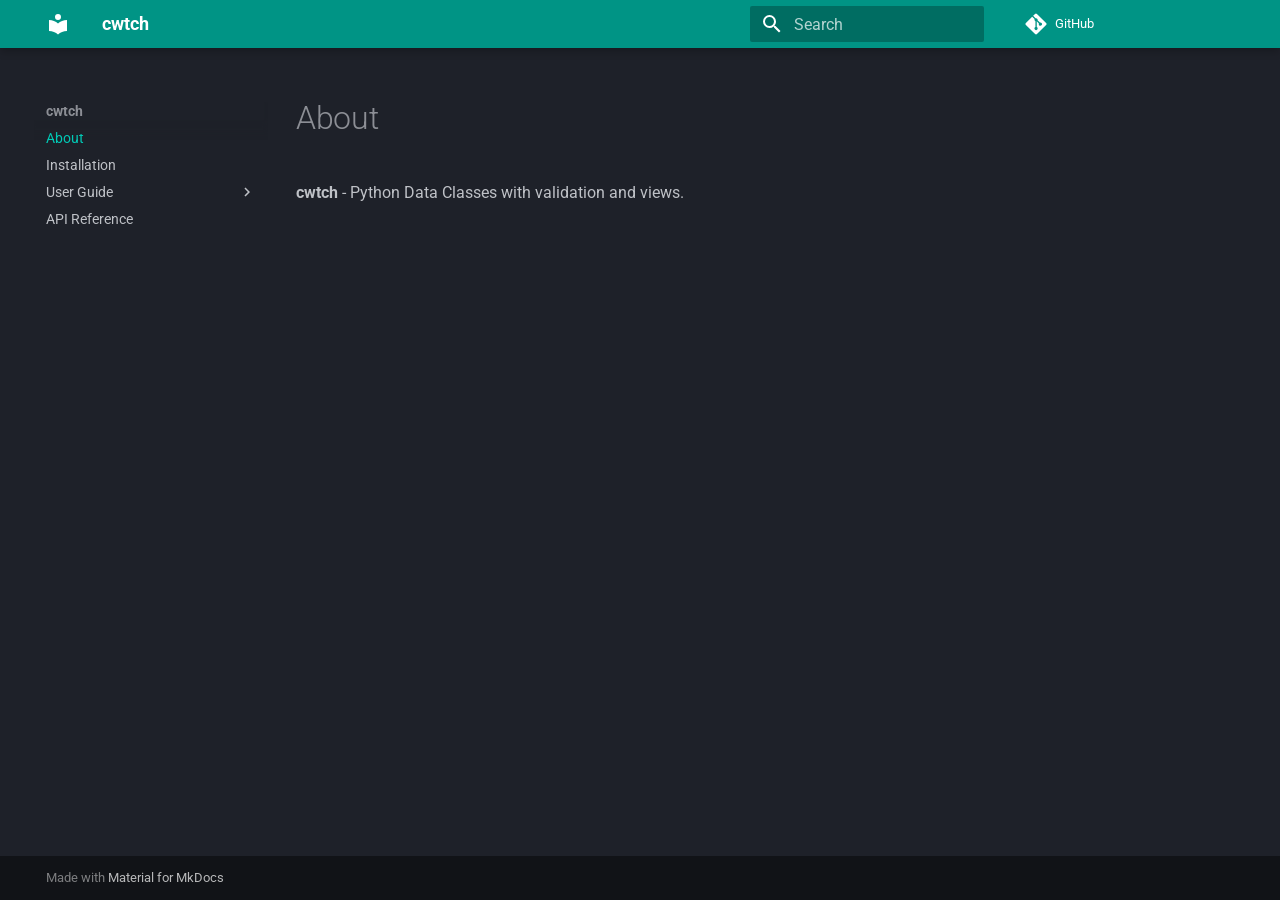
<file: index.html>
<!doctype html>
<html lang="en" class="no-js">
  <head>
    
      <meta charset="utf-8">
      <meta name="viewport" content="width=device-width,initial-scale=1">
      
      
      
      
      
        <link rel="next" href="installation/">
      
      
      <link rel="icon" href="assets/images/favicon.png">
      <meta name="generator" content="mkdocs-1.5.3, mkdocs-material-9.5.3">
    
    
      
        <title>cwtch</title>
      
    
    
      <link rel="stylesheet" href="assets/stylesheets/main.50c56a3b.min.css">
      
        
        <link rel="stylesheet" href="assets/stylesheets/palette.06af60db.min.css">
      
      


    
    
      
    
    
      
        
        
        <link rel="preconnect" href="https://fonts.gstatic.com" crossorigin>
        <link rel="stylesheet" href="https://fonts.googleapis.com/css?family=Roboto:300,300i,400,400i,700,700i%7CRoboto+Mono:400,400i,700,700i&display=fallback">
        <style>:root{--md-text-font:"Roboto";--md-code-font:"Roboto Mono"}</style>
      
    
    
      <link rel="stylesheet" href="assets/_mkdocstrings.css">
    
    <script>__md_scope=new URL(".",location),__md_hash=e=>[...e].reduce((e,_)=>(e<<5)-e+_.charCodeAt(0),0),__md_get=(e,_=localStorage,t=__md_scope)=>JSON.parse(_.getItem(t.pathname+"."+e)),__md_set=(e,_,t=localStorage,a=__md_scope)=>{try{t.setItem(a.pathname+"."+e,JSON.stringify(_))}catch(e){}}</script>
    
      

    
    
    
  </head>
  
  
    
    
    
    
    
    <body dir="ltr" data-md-color-scheme="slate" data-md-color-primary="teal" data-md-color-accent="light-blue">
  
    
    <input class="md-toggle" data-md-toggle="drawer" type="checkbox" id="__drawer" autocomplete="off">
    <input class="md-toggle" data-md-toggle="search" type="checkbox" id="__search" autocomplete="off">
    <label class="md-overlay" for="__drawer"></label>
    <div data-md-component="skip">
      
        
        <a href="#about" class="md-skip">
          Skip to content
        </a>
      
    </div>
    <div data-md-component="announce">
      
    </div>
    
    
      

  

<header class="md-header md-header--shadow" data-md-component="header">
  <nav class="md-header__inner md-grid" aria-label="Header">
    <a href="." title="cwtch" class="md-header__button md-logo" aria-label="cwtch" data-md-component="logo">
      
  
  <svg xmlns="http://www.w3.org/2000/svg" viewBox="0 0 24 24"><path d="M12 8a3 3 0 0 0 3-3 3 3 0 0 0-3-3 3 3 0 0 0-3 3 3 3 0 0 0 3 3m0 3.54C9.64 9.35 6.5 8 3 8v11c3.5 0 6.64 1.35 9 3.54 2.36-2.19 5.5-3.54 9-3.54V8c-3.5 0-6.64 1.35-9 3.54Z"/></svg>

    </a>
    <label class="md-header__button md-icon" for="__drawer">
      
      <svg xmlns="http://www.w3.org/2000/svg" viewBox="0 0 24 24"><path d="M3 6h18v2H3V6m0 5h18v2H3v-2m0 5h18v2H3v-2Z"/></svg>
    </label>
    <div class="md-header__title" data-md-component="header-title">
      <div class="md-header__ellipsis">
        <div class="md-header__topic">
          <span class="md-ellipsis">
            cwtch
          </span>
        </div>
        <div class="md-header__topic" data-md-component="header-topic">
          <span class="md-ellipsis">
            
              About
            
          </span>
        </div>
      </div>
    </div>
    
      
    
    
    
    
      <label class="md-header__button md-icon" for="__search">
        
        <svg xmlns="http://www.w3.org/2000/svg" viewBox="0 0 24 24"><path d="M9.5 3A6.5 6.5 0 0 1 16 9.5c0 1.61-.59 3.09-1.56 4.23l.27.27h.79l5 5-1.5 1.5-5-5v-.79l-.27-.27A6.516 6.516 0 0 1 9.5 16 6.5 6.5 0 0 1 3 9.5 6.5 6.5 0 0 1 9.5 3m0 2C7 5 5 7 5 9.5S7 14 9.5 14 14 12 14 9.5 12 5 9.5 5Z"/></svg>
      </label>
      <div class="md-search" data-md-component="search" role="dialog">
  <label class="md-search__overlay" for="__search"></label>
  <div class="md-search__inner" role="search">
    <form class="md-search__form" name="search">
      <input type="text" class="md-search__input" name="query" aria-label="Search" placeholder="Search" autocapitalize="off" autocorrect="off" autocomplete="off" spellcheck="false" data-md-component="search-query" required>
      <label class="md-search__icon md-icon" for="__search">
        
        <svg xmlns="http://www.w3.org/2000/svg" viewBox="0 0 24 24"><path d="M9.5 3A6.5 6.5 0 0 1 16 9.5c0 1.61-.59 3.09-1.56 4.23l.27.27h.79l5 5-1.5 1.5-5-5v-.79l-.27-.27A6.516 6.516 0 0 1 9.5 16 6.5 6.5 0 0 1 3 9.5 6.5 6.5 0 0 1 9.5 3m0 2C7 5 5 7 5 9.5S7 14 9.5 14 14 12 14 9.5 12 5 9.5 5Z"/></svg>
        
        <svg xmlns="http://www.w3.org/2000/svg" viewBox="0 0 24 24"><path d="M20 11v2H8l5.5 5.5-1.42 1.42L4.16 12l7.92-7.92L13.5 5.5 8 11h12Z"/></svg>
      </label>
      <nav class="md-search__options" aria-label="Search">
        
        <button type="reset" class="md-search__icon md-icon" title="Clear" aria-label="Clear" tabindex="-1">
          
          <svg xmlns="http://www.w3.org/2000/svg" viewBox="0 0 24 24"><path d="M19 6.41 17.59 5 12 10.59 6.41 5 5 6.41 10.59 12 5 17.59 6.41 19 12 13.41 17.59 19 19 17.59 13.41 12 19 6.41Z"/></svg>
        </button>
      </nav>
      
    </form>
    <div class="md-search__output">
      <div class="md-search__scrollwrap" data-md-scrollfix>
        <div class="md-search-result" data-md-component="search-result">
          <div class="md-search-result__meta">
            Initializing search
          </div>
          <ol class="md-search-result__list" role="presentation"></ol>
        </div>
      </div>
    </div>
  </div>
</div>
    
    
      <div class="md-header__source">
        <a href="https://github.com/levsh/cwtch" title="Go to repository" class="md-source" data-md-component="source">
  <div class="md-source__icon md-icon">
    
    <svg xmlns="http://www.w3.org/2000/svg" viewBox="0 0 448 512"><!--! Font Awesome Free 6.5.1 by @fontawesome - https://fontawesome.com License - https://fontawesome.com/license/free (Icons: CC BY 4.0, Fonts: SIL OFL 1.1, Code: MIT License) Copyright 2023 Fonticons, Inc.--><path d="M439.55 236.05 244 40.45a28.87 28.87 0 0 0-40.81 0l-40.66 40.63 51.52 51.52c27.06-9.14 52.68 16.77 43.39 43.68l49.66 49.66c34.23-11.8 61.18 31 35.47 56.69-26.49 26.49-70.21-2.87-56-37.34L240.22 199v121.85c25.3 12.54 22.26 41.85 9.08 55a34.34 34.34 0 0 1-48.55 0c-17.57-17.6-11.07-46.91 11.25-56v-123c-20.8-8.51-24.6-30.74-18.64-45L142.57 101 8.45 235.14a28.86 28.86 0 0 0 0 40.81l195.61 195.6a28.86 28.86 0 0 0 40.8 0l194.69-194.69a28.86 28.86 0 0 0 0-40.81z"/></svg>
  </div>
  <div class="md-source__repository">
    GitHub
  </div>
</a>
      </div>
    
  </nav>
  
</header>
    
    <div class="md-container" data-md-component="container">
      
      
        
          
        
      
      <main class="md-main" data-md-component="main">
        <div class="md-main__inner md-grid">
          
            
              
              <div class="md-sidebar md-sidebar--primary" data-md-component="sidebar" data-md-type="navigation" >
                <div class="md-sidebar__scrollwrap">
                  <div class="md-sidebar__inner">
                    



<nav class="md-nav md-nav--primary" aria-label="Navigation" data-md-level="0">
  <label class="md-nav__title" for="__drawer">
    <a href="." title="cwtch" class="md-nav__button md-logo" aria-label="cwtch" data-md-component="logo">
      
  
  <svg xmlns="http://www.w3.org/2000/svg" viewBox="0 0 24 24"><path d="M12 8a3 3 0 0 0 3-3 3 3 0 0 0-3-3 3 3 0 0 0-3 3 3 3 0 0 0 3 3m0 3.54C9.64 9.35 6.5 8 3 8v11c3.5 0 6.64 1.35 9 3.54 2.36-2.19 5.5-3.54 9-3.54V8c-3.5 0-6.64 1.35-9 3.54Z"/></svg>

    </a>
    cwtch
  </label>
  
    <div class="md-nav__source">
      <a href="https://github.com/levsh/cwtch" title="Go to repository" class="md-source" data-md-component="source">
  <div class="md-source__icon md-icon">
    
    <svg xmlns="http://www.w3.org/2000/svg" viewBox="0 0 448 512"><!--! Font Awesome Free 6.5.1 by @fontawesome - https://fontawesome.com License - https://fontawesome.com/license/free (Icons: CC BY 4.0, Fonts: SIL OFL 1.1, Code: MIT License) Copyright 2023 Fonticons, Inc.--><path d="M439.55 236.05 244 40.45a28.87 28.87 0 0 0-40.81 0l-40.66 40.63 51.52 51.52c27.06-9.14 52.68 16.77 43.39 43.68l49.66 49.66c34.23-11.8 61.18 31 35.47 56.69-26.49 26.49-70.21-2.87-56-37.34L240.22 199v121.85c25.3 12.54 22.26 41.85 9.08 55a34.34 34.34 0 0 1-48.55 0c-17.57-17.6-11.07-46.91 11.25-56v-123c-20.8-8.51-24.6-30.74-18.64-45L142.57 101 8.45 235.14a28.86 28.86 0 0 0 0 40.81l195.61 195.6a28.86 28.86 0 0 0 40.8 0l194.69-194.69a28.86 28.86 0 0 0 0-40.81z"/></svg>
  </div>
  <div class="md-source__repository">
    GitHub
  </div>
</a>
    </div>
  
  <ul class="md-nav__list" data-md-scrollfix>
    
      
      
  
  
    
  
  
  
    <li class="md-nav__item md-nav__item--active">
      
      <input class="md-nav__toggle md-toggle" type="checkbox" id="__toc">
      
      
        
      
      
      <a href="." class="md-nav__link md-nav__link--active">
        
  
  <span class="md-ellipsis">
    About
  </span>
  

      </a>
      
    </li>
  

    
      
      
  
  
  
  
    <li class="md-nav__item">
      <a href="installation/" class="md-nav__link">
        
  
  <span class="md-ellipsis">
    Installation
  </span>
  

      </a>
    </li>
  

    
      
      
  
  
  
  
    
    
    
    
    
    <li class="md-nav__item md-nav__item--nested">
      
        
        
        
        <input class="md-nav__toggle md-toggle " type="checkbox" id="__nav_3" >
        
          
          <label class="md-nav__link" for="__nav_3" id="__nav_3_label" tabindex="0">
            
  
  <span class="md-ellipsis">
    User Guide
  </span>
  

            <span class="md-nav__icon md-icon"></span>
          </label>
        
        <nav class="md-nav" data-md-level="1" aria-labelledby="__nav_3_label" aria-expanded="false">
          <label class="md-nav__title" for="__nav_3">
            <span class="md-nav__icon md-icon"></span>
            User Guide
          </label>
          <ul class="md-nav__list" data-md-scrollfix>
            
              
                
  
  
  
  
    <li class="md-nav__item">
      <a href="user_guide/basic/" class="md-nav__link">
        
  
  <span class="md-ellipsis">
    Basic
  </span>
  

      </a>
    </li>
  

              
            
              
                
  
  
  
  
    <li class="md-nav__item">
      <a href="user_guide/validation/" class="md-nav__link">
        
  
  <span class="md-ellipsis">
    Validation
  </span>
  

      </a>
    </li>
  

              
            
              
                
  
  
  
  
    <li class="md-nav__item">
      <a href="user_guide/views/" class="md-nav__link">
        
  
  <span class="md-ellipsis">
    Views
  </span>
  

      </a>
    </li>
  

              
            
          </ul>
        </nav>
      
    </li>
  

    
      
      
  
  
  
  
    <li class="md-nav__item">
      <a href="api_reference/" class="md-nav__link">
        
  
  <span class="md-ellipsis">
    API Reference
  </span>
  

      </a>
    </li>
  

    
  </ul>
</nav>
                  </div>
                </div>
              </div>
            
            
              
              <div class="md-sidebar md-sidebar--secondary" data-md-component="sidebar" data-md-type="toc" >
                <div class="md-sidebar__scrollwrap">
                  <div class="md-sidebar__inner">
                    

<nav class="md-nav md-nav--secondary" aria-label="Table of contents">
  
  
  
    
  
  
</nav>
                  </div>
                </div>
              </div>
            
          
          
            <div class="md-content" data-md-component="content">
              <article class="md-content__inner md-typeset">
                
                  

  
  


<h1 id="about">About</h1>
<p><strong>cwtch</strong> - Python Data Classes with validation and views.</p>












                
              </article>
            </div>
          
          
<script>var target=document.getElementById(location.hash.slice(1));target&&target.name&&(target.checked=target.name.startsWith("__tabbed_"))</script>
        </div>
        
      </main>
      
        <footer class="md-footer">
  
  <div class="md-footer-meta md-typeset">
    <div class="md-footer-meta__inner md-grid">
      <div class="md-copyright">
  
  
    Made with
    <a href="https://squidfunk.github.io/mkdocs-material/" target="_blank" rel="noopener">
      Material for MkDocs
    </a>
  
</div>
      
    </div>
  </div>
</footer>
      
    </div>
    <div class="md-dialog" data-md-component="dialog">
      <div class="md-dialog__inner md-typeset"></div>
    </div>
    
    
    <script id="__config" type="application/json">{"base": ".", "features": ["content.code.copy"], "search": "assets/javascripts/workers/search.f886a092.min.js", "translations": {"clipboard.copied": "Copied to clipboard", "clipboard.copy": "Copy to clipboard", "search.result.more.one": "1 more on this page", "search.result.more.other": "# more on this page", "search.result.none": "No matching documents", "search.result.one": "1 matching document", "search.result.other": "# matching documents", "search.result.placeholder": "Type to start searching", "search.result.term.missing": "Missing", "select.version": "Select version"}}</script>
    
    
      <script src="assets/javascripts/bundle.d7c377c4.min.js"></script>
      
    
  </body>
</html>
</file>
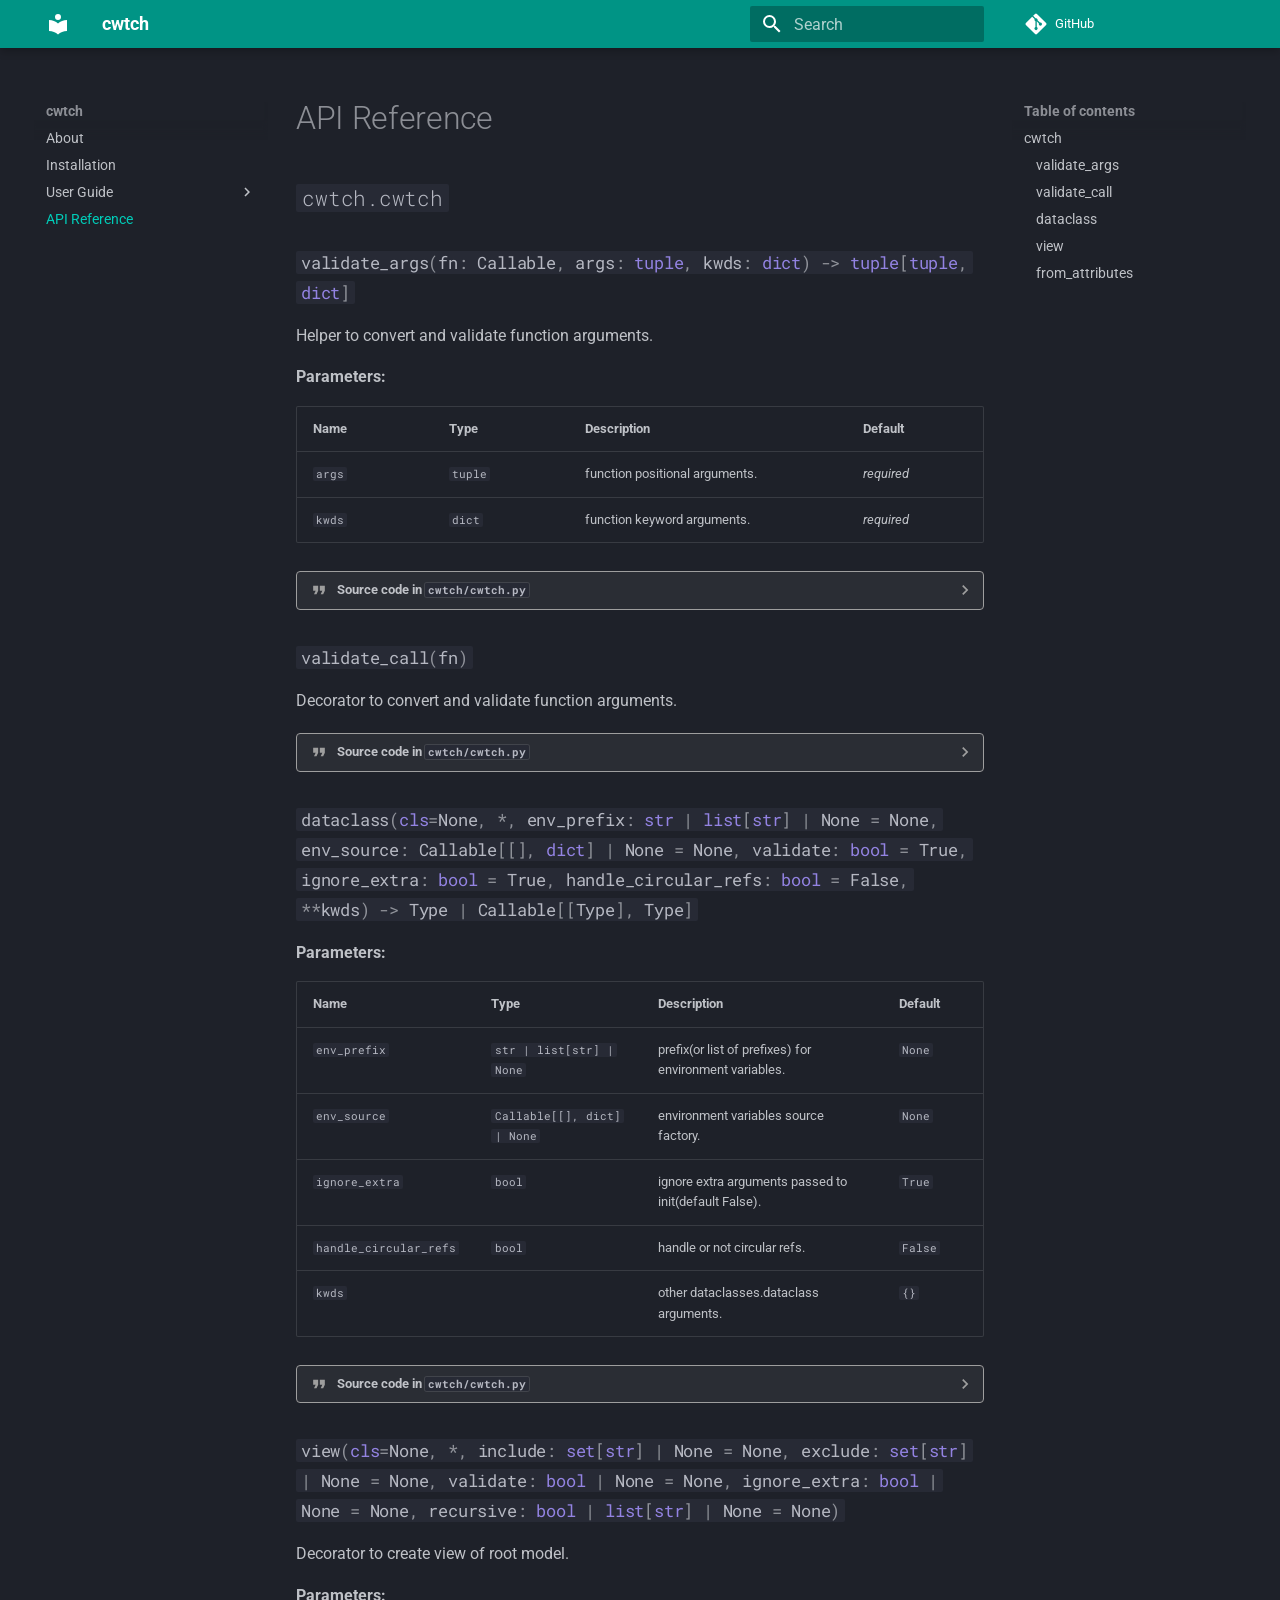
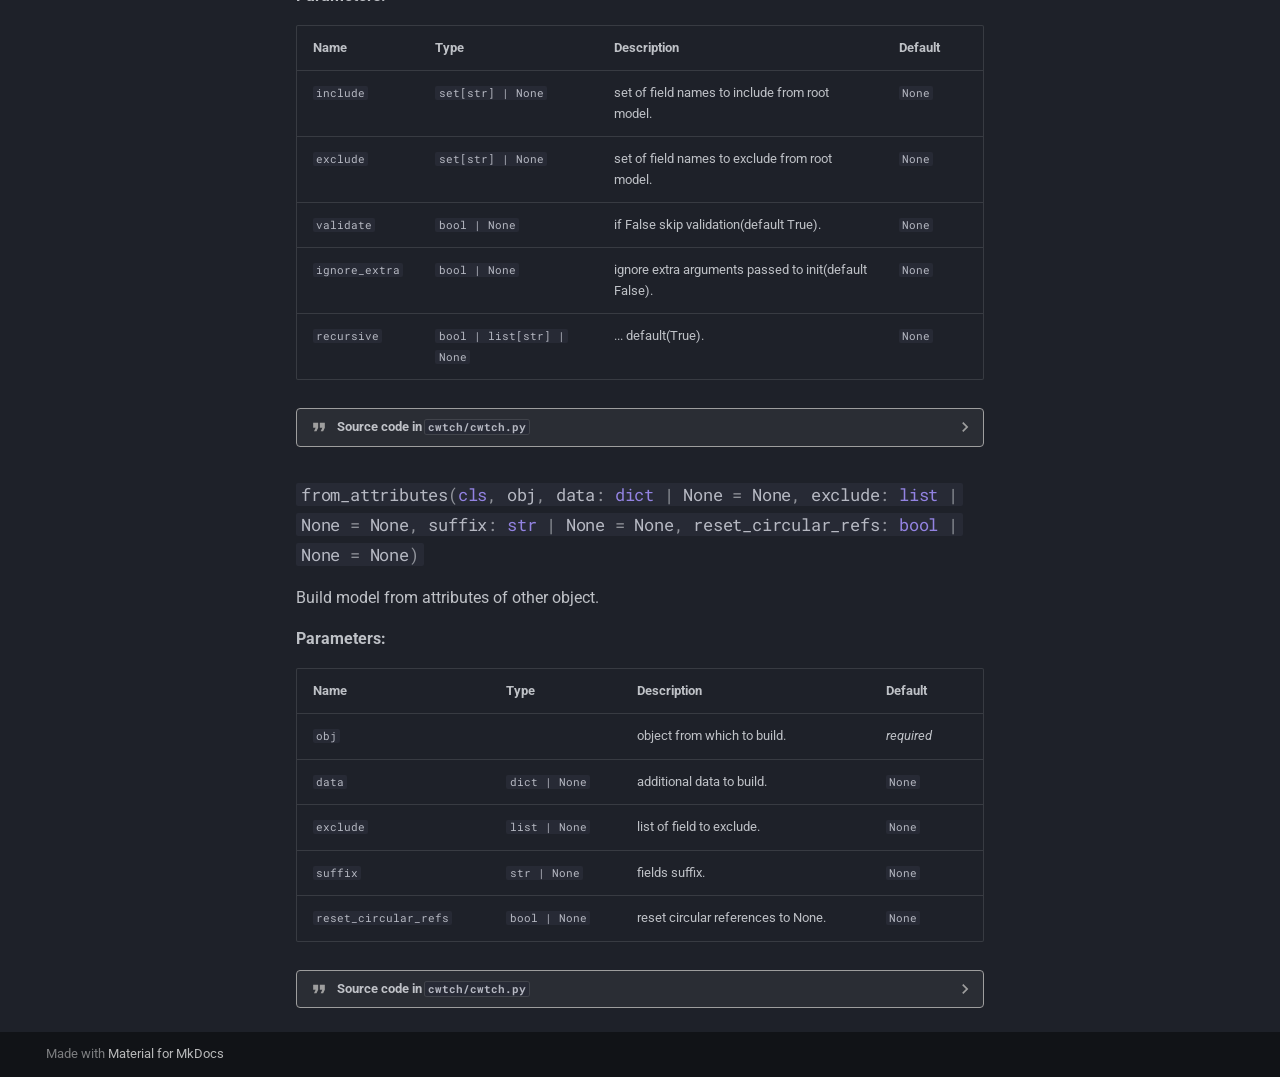
<file: api_reference/index.html>
<!doctype html>
<html lang="en" class="no-js">
  <head>
    
      <meta charset="utf-8">
      <meta name="viewport" content="width=device-width,initial-scale=1">
      
      
      
      
        <link rel="prev" href="../user_guide/views/">
      
      
      
      <link rel="icon" href="../assets/images/favicon.png">
      <meta name="generator" content="mkdocs-1.5.3, mkdocs-material-9.5.3">
    
    
      
        <title>API Reference - cwtch</title>
      
    
    
      <link rel="stylesheet" href="../assets/stylesheets/main.50c56a3b.min.css">
      
        
        <link rel="stylesheet" href="../assets/stylesheets/palette.06af60db.min.css">
      
      


    
    
      
    
    
      
        
        
        <link rel="preconnect" href="https://fonts.gstatic.com" crossorigin>
        <link rel="stylesheet" href="https://fonts.googleapis.com/css?family=Roboto:300,300i,400,400i,700,700i%7CRoboto+Mono:400,400i,700,700i&display=fallback">
        <style>:root{--md-text-font:"Roboto";--md-code-font:"Roboto Mono"}</style>
      
    
    
      <link rel="stylesheet" href="../assets/_mkdocstrings.css">
    
    <script>__md_scope=new URL("..",location),__md_hash=e=>[...e].reduce((e,_)=>(e<<5)-e+_.charCodeAt(0),0),__md_get=(e,_=localStorage,t=__md_scope)=>JSON.parse(_.getItem(t.pathname+"."+e)),__md_set=(e,_,t=localStorage,a=__md_scope)=>{try{t.setItem(a.pathname+"."+e,JSON.stringify(_))}catch(e){}}</script>
    
      

    
    
    
  </head>
  
  
    
    
    
    
    
    <body dir="ltr" data-md-color-scheme="slate" data-md-color-primary="teal" data-md-color-accent="light-blue">
  
    
    <input class="md-toggle" data-md-toggle="drawer" type="checkbox" id="__drawer" autocomplete="off">
    <input class="md-toggle" data-md-toggle="search" type="checkbox" id="__search" autocomplete="off">
    <label class="md-overlay" for="__drawer"></label>
    <div data-md-component="skip">
      
        
        <a href="#cwtch.cwtch" class="md-skip">
          Skip to content
        </a>
      
    </div>
    <div data-md-component="announce">
      
    </div>
    
    
      

  

<header class="md-header md-header--shadow" data-md-component="header">
  <nav class="md-header__inner md-grid" aria-label="Header">
    <a href=".." title="cwtch" class="md-header__button md-logo" aria-label="cwtch" data-md-component="logo">
      
  
  <svg xmlns="http://www.w3.org/2000/svg" viewBox="0 0 24 24"><path d="M12 8a3 3 0 0 0 3-3 3 3 0 0 0-3-3 3 3 0 0 0-3 3 3 3 0 0 0 3 3m0 3.54C9.64 9.35 6.5 8 3 8v11c3.5 0 6.64 1.35 9 3.54 2.36-2.19 5.5-3.54 9-3.54V8c-3.5 0-6.64 1.35-9 3.54Z"/></svg>

    </a>
    <label class="md-header__button md-icon" for="__drawer">
      
      <svg xmlns="http://www.w3.org/2000/svg" viewBox="0 0 24 24"><path d="M3 6h18v2H3V6m0 5h18v2H3v-2m0 5h18v2H3v-2Z"/></svg>
    </label>
    <div class="md-header__title" data-md-component="header-title">
      <div class="md-header__ellipsis">
        <div class="md-header__topic">
          <span class="md-ellipsis">
            cwtch
          </span>
        </div>
        <div class="md-header__topic" data-md-component="header-topic">
          <span class="md-ellipsis">
            
              API Reference
            
          </span>
        </div>
      </div>
    </div>
    
      
    
    
    
    
      <label class="md-header__button md-icon" for="__search">
        
        <svg xmlns="http://www.w3.org/2000/svg" viewBox="0 0 24 24"><path d="M9.5 3A6.5 6.5 0 0 1 16 9.5c0 1.61-.59 3.09-1.56 4.23l.27.27h.79l5 5-1.5 1.5-5-5v-.79l-.27-.27A6.516 6.516 0 0 1 9.5 16 6.5 6.5 0 0 1 3 9.5 6.5 6.5 0 0 1 9.5 3m0 2C7 5 5 7 5 9.5S7 14 9.5 14 14 12 14 9.5 12 5 9.5 5Z"/></svg>
      </label>
      <div class="md-search" data-md-component="search" role="dialog">
  <label class="md-search__overlay" for="__search"></label>
  <div class="md-search__inner" role="search">
    <form class="md-search__form" name="search">
      <input type="text" class="md-search__input" name="query" aria-label="Search" placeholder="Search" autocapitalize="off" autocorrect="off" autocomplete="off" spellcheck="false" data-md-component="search-query" required>
      <label class="md-search__icon md-icon" for="__search">
        
        <svg xmlns="http://www.w3.org/2000/svg" viewBox="0 0 24 24"><path d="M9.5 3A6.5 6.5 0 0 1 16 9.5c0 1.61-.59 3.09-1.56 4.23l.27.27h.79l5 5-1.5 1.5-5-5v-.79l-.27-.27A6.516 6.516 0 0 1 9.5 16 6.5 6.5 0 0 1 3 9.5 6.5 6.5 0 0 1 9.5 3m0 2C7 5 5 7 5 9.5S7 14 9.5 14 14 12 14 9.5 12 5 9.5 5Z"/></svg>
        
        <svg xmlns="http://www.w3.org/2000/svg" viewBox="0 0 24 24"><path d="M20 11v2H8l5.5 5.5-1.42 1.42L4.16 12l7.92-7.92L13.5 5.5 8 11h12Z"/></svg>
      </label>
      <nav class="md-search__options" aria-label="Search">
        
        <button type="reset" class="md-search__icon md-icon" title="Clear" aria-label="Clear" tabindex="-1">
          
          <svg xmlns="http://www.w3.org/2000/svg" viewBox="0 0 24 24"><path d="M19 6.41 17.59 5 12 10.59 6.41 5 5 6.41 10.59 12 5 17.59 6.41 19 12 13.41 17.59 19 19 17.59 13.41 12 19 6.41Z"/></svg>
        </button>
      </nav>
      
    </form>
    <div class="md-search__output">
      <div class="md-search__scrollwrap" data-md-scrollfix>
        <div class="md-search-result" data-md-component="search-result">
          <div class="md-search-result__meta">
            Initializing search
          </div>
          <ol class="md-search-result__list" role="presentation"></ol>
        </div>
      </div>
    </div>
  </div>
</div>
    
    
      <div class="md-header__source">
        <a href="https://github.com/levsh/cwtch" title="Go to repository" class="md-source" data-md-component="source">
  <div class="md-source__icon md-icon">
    
    <svg xmlns="http://www.w3.org/2000/svg" viewBox="0 0 448 512"><!--! Font Awesome Free 6.5.1 by @fontawesome - https://fontawesome.com License - https://fontawesome.com/license/free (Icons: CC BY 4.0, Fonts: SIL OFL 1.1, Code: MIT License) Copyright 2023 Fonticons, Inc.--><path d="M439.55 236.05 244 40.45a28.87 28.87 0 0 0-40.81 0l-40.66 40.63 51.52 51.52c27.06-9.14 52.68 16.77 43.39 43.68l49.66 49.66c34.23-11.8 61.18 31 35.47 56.69-26.49 26.49-70.21-2.87-56-37.34L240.22 199v121.85c25.3 12.54 22.26 41.85 9.08 55a34.34 34.34 0 0 1-48.55 0c-17.57-17.6-11.07-46.91 11.25-56v-123c-20.8-8.51-24.6-30.74-18.64-45L142.57 101 8.45 235.14a28.86 28.86 0 0 0 0 40.81l195.61 195.6a28.86 28.86 0 0 0 40.8 0l194.69-194.69a28.86 28.86 0 0 0 0-40.81z"/></svg>
  </div>
  <div class="md-source__repository">
    GitHub
  </div>
</a>
      </div>
    
  </nav>
  
</header>
    
    <div class="md-container" data-md-component="container">
      
      
        
          
        
      
      <main class="md-main" data-md-component="main">
        <div class="md-main__inner md-grid">
          
            
              
              <div class="md-sidebar md-sidebar--primary" data-md-component="sidebar" data-md-type="navigation" >
                <div class="md-sidebar__scrollwrap">
                  <div class="md-sidebar__inner">
                    



<nav class="md-nav md-nav--primary" aria-label="Navigation" data-md-level="0">
  <label class="md-nav__title" for="__drawer">
    <a href=".." title="cwtch" class="md-nav__button md-logo" aria-label="cwtch" data-md-component="logo">
      
  
  <svg xmlns="http://www.w3.org/2000/svg" viewBox="0 0 24 24"><path d="M12 8a3 3 0 0 0 3-3 3 3 0 0 0-3-3 3 3 0 0 0-3 3 3 3 0 0 0 3 3m0 3.54C9.64 9.35 6.5 8 3 8v11c3.5 0 6.64 1.35 9 3.54 2.36-2.19 5.5-3.54 9-3.54V8c-3.5 0-6.64 1.35-9 3.54Z"/></svg>

    </a>
    cwtch
  </label>
  
    <div class="md-nav__source">
      <a href="https://github.com/levsh/cwtch" title="Go to repository" class="md-source" data-md-component="source">
  <div class="md-source__icon md-icon">
    
    <svg xmlns="http://www.w3.org/2000/svg" viewBox="0 0 448 512"><!--! Font Awesome Free 6.5.1 by @fontawesome - https://fontawesome.com License - https://fontawesome.com/license/free (Icons: CC BY 4.0, Fonts: SIL OFL 1.1, Code: MIT License) Copyright 2023 Fonticons, Inc.--><path d="M439.55 236.05 244 40.45a28.87 28.87 0 0 0-40.81 0l-40.66 40.63 51.52 51.52c27.06-9.14 52.68 16.77 43.39 43.68l49.66 49.66c34.23-11.8 61.18 31 35.47 56.69-26.49 26.49-70.21-2.87-56-37.34L240.22 199v121.85c25.3 12.54 22.26 41.85 9.08 55a34.34 34.34 0 0 1-48.55 0c-17.57-17.6-11.07-46.91 11.25-56v-123c-20.8-8.51-24.6-30.74-18.64-45L142.57 101 8.45 235.14a28.86 28.86 0 0 0 0 40.81l195.61 195.6a28.86 28.86 0 0 0 40.8 0l194.69-194.69a28.86 28.86 0 0 0 0-40.81z"/></svg>
  </div>
  <div class="md-source__repository">
    GitHub
  </div>
</a>
    </div>
  
  <ul class="md-nav__list" data-md-scrollfix>
    
      
      
  
  
  
  
    <li class="md-nav__item">
      <a href=".." class="md-nav__link">
        
  
  <span class="md-ellipsis">
    About
  </span>
  

      </a>
    </li>
  

    
      
      
  
  
  
  
    <li class="md-nav__item">
      <a href="../installation/" class="md-nav__link">
        
  
  <span class="md-ellipsis">
    Installation
  </span>
  

      </a>
    </li>
  

    
      
      
  
  
  
  
    
    
    
    
    
    <li class="md-nav__item md-nav__item--nested">
      
        
        
        
        <input class="md-nav__toggle md-toggle " type="checkbox" id="__nav_3" >
        
          
          <label class="md-nav__link" for="__nav_3" id="__nav_3_label" tabindex="0">
            
  
  <span class="md-ellipsis">
    User Guide
  </span>
  

            <span class="md-nav__icon md-icon"></span>
          </label>
        
        <nav class="md-nav" data-md-level="1" aria-labelledby="__nav_3_label" aria-expanded="false">
          <label class="md-nav__title" for="__nav_3">
            <span class="md-nav__icon md-icon"></span>
            User Guide
          </label>
          <ul class="md-nav__list" data-md-scrollfix>
            
              
                
  
  
  
  
    <li class="md-nav__item">
      <a href="../user_guide/basic/" class="md-nav__link">
        
  
  <span class="md-ellipsis">
    Basic
  </span>
  

      </a>
    </li>
  

              
            
              
                
  
  
  
  
    <li class="md-nav__item">
      <a href="../user_guide/validation/" class="md-nav__link">
        
  
  <span class="md-ellipsis">
    Validation
  </span>
  

      </a>
    </li>
  

              
            
              
                
  
  
  
  
    <li class="md-nav__item">
      <a href="../user_guide/views/" class="md-nav__link">
        
  
  <span class="md-ellipsis">
    Views
  </span>
  

      </a>
    </li>
  

              
            
          </ul>
        </nav>
      
    </li>
  

    
      
      
  
  
    
  
  
  
    <li class="md-nav__item md-nav__item--active">
      
      <input class="md-nav__toggle md-toggle" type="checkbox" id="__toc">
      
      
      
        <label class="md-nav__link md-nav__link--active" for="__toc">
          
  
  <span class="md-ellipsis">
    API Reference
  </span>
  

          <span class="md-nav__icon md-icon"></span>
        </label>
      
      <a href="./" class="md-nav__link md-nav__link--active">
        
  
  <span class="md-ellipsis">
    API Reference
  </span>
  

      </a>
      
        

<nav class="md-nav md-nav--secondary" aria-label="Table of contents">
  
  
  
  
    <label class="md-nav__title" for="__toc">
      <span class="md-nav__icon md-icon"></span>
      Table of contents
    </label>
    <ul class="md-nav__list" data-md-component="toc" data-md-scrollfix>
      
        <li class="md-nav__item">
  <a href="#cwtch.cwtch" class="md-nav__link">
    <span class="md-ellipsis">
      cwtch
    </span>
  </a>
  
    <nav class="md-nav" aria-label="cwtch">
      <ul class="md-nav__list">
        
          <li class="md-nav__item">
  <a href="#cwtch.cwtch.validate_args" class="md-nav__link">
    <span class="md-ellipsis">
      validate_args
    </span>
  </a>
  
</li>
        
          <li class="md-nav__item">
  <a href="#cwtch.cwtch.validate_call" class="md-nav__link">
    <span class="md-ellipsis">
      validate_call
    </span>
  </a>
  
</li>
        
          <li class="md-nav__item">
  <a href="#cwtch.cwtch.dataclass" class="md-nav__link">
    <span class="md-ellipsis">
      dataclass
    </span>
  </a>
  
</li>
        
          <li class="md-nav__item">
  <a href="#cwtch.cwtch.view" class="md-nav__link">
    <span class="md-ellipsis">
      view
    </span>
  </a>
  
</li>
        
          <li class="md-nav__item">
  <a href="#cwtch.cwtch.from_attributes" class="md-nav__link">
    <span class="md-ellipsis">
      from_attributes
    </span>
  </a>
  
</li>
        
      </ul>
    </nav>
  
</li>
      
    </ul>
  
</nav>
      
    </li>
  

    
  </ul>
</nav>
                  </div>
                </div>
              </div>
            
            
              
              <div class="md-sidebar md-sidebar--secondary" data-md-component="sidebar" data-md-type="toc" >
                <div class="md-sidebar__scrollwrap">
                  <div class="md-sidebar__inner">
                    

<nav class="md-nav md-nav--secondary" aria-label="Table of contents">
  
  
  
  
    <label class="md-nav__title" for="__toc">
      <span class="md-nav__icon md-icon"></span>
      Table of contents
    </label>
    <ul class="md-nav__list" data-md-component="toc" data-md-scrollfix>
      
        <li class="md-nav__item">
  <a href="#cwtch.cwtch" class="md-nav__link">
    <span class="md-ellipsis">
      cwtch
    </span>
  </a>
  
    <nav class="md-nav" aria-label="cwtch">
      <ul class="md-nav__list">
        
          <li class="md-nav__item">
  <a href="#cwtch.cwtch.validate_args" class="md-nav__link">
    <span class="md-ellipsis">
      validate_args
    </span>
  </a>
  
</li>
        
          <li class="md-nav__item">
  <a href="#cwtch.cwtch.validate_call" class="md-nav__link">
    <span class="md-ellipsis">
      validate_call
    </span>
  </a>
  
</li>
        
          <li class="md-nav__item">
  <a href="#cwtch.cwtch.dataclass" class="md-nav__link">
    <span class="md-ellipsis">
      dataclass
    </span>
  </a>
  
</li>
        
          <li class="md-nav__item">
  <a href="#cwtch.cwtch.view" class="md-nav__link">
    <span class="md-ellipsis">
      view
    </span>
  </a>
  
</li>
        
          <li class="md-nav__item">
  <a href="#cwtch.cwtch.from_attributes" class="md-nav__link">
    <span class="md-ellipsis">
      from_attributes
    </span>
  </a>
  
</li>
        
      </ul>
    </nav>
  
</li>
      
    </ul>
  
</nav>
                  </div>
                </div>
              </div>
            
          
          
            <div class="md-content" data-md-component="content">
              <article class="md-content__inner md-typeset">
                
                  

  
  


  <h1>API Reference</h1>

<div class="doc doc-object doc-module">



<h2 id="cwtch.cwtch" class="doc doc-heading">
          <code>cwtch.cwtch</code>


</h2>

  <div class="doc doc-contents first">

  

  <div class="doc doc-children">










<div class="doc doc-object doc-function">



<h3 id="cwtch.cwtch.validate_args" class="doc doc-heading">
          <code class="highlight language-python"><span class="n">validate_args</span><span class="p">(</span><span class="n">fn</span><span class="p">:</span> <span class="n">Callable</span><span class="p">,</span> <span class="n">args</span><span class="p">:</span> <span class="nb">tuple</span><span class="p">,</span> <span class="n">kwds</span><span class="p">:</span> <span class="nb">dict</span><span class="p">)</span> <span class="o">-&gt;</span> <span class="nb">tuple</span><span class="p">[</span><span class="nb">tuple</span><span class="p">,</span> <span class="nb">dict</span><span class="p">]</span></code>

</h3>


  <div class="doc doc-contents ">
  
      <p>Helper to convert and validate function arguments.</p>



  <p><strong>Parameters:</strong></p>
  <table>
    <thead>
      <tr>
        <th>Name</th>
        <th>Type</th>
        <th>Description</th>
        <th>Default</th>
      </tr>
    </thead>
    <tbody>
        <tr>
          <td><code>args</code></td>
          <td>
                <code>tuple</code>
          </td>
          <td>
            <div class="doc-md-description">
              <p>function positional arguments.</p>
            </div>
          </td>
          <td>
              <em>required</em>
          </td>
        </tr>
        <tr>
          <td><code>kwds</code></td>
          <td>
                <code>dict</code>
          </td>
          <td>
            <div class="doc-md-description">
              <p>function keyword arguments.</p>
            </div>
          </td>
          <td>
              <em>required</em>
          </td>
        </tr>
    </tbody>
  </table>

          <details class="quote">
            <summary>Source code in <code>cwtch/cwtch.py</code></summary>
            <div class="highlight"><table class="highlighttable"><tr><td class="linenos"><div class="linenodiv"><pre><span></span><span class="normal"><a href="#__codelineno-0-17">17</a></span>
<span class="normal"><a href="#__codelineno-0-18">18</a></span>
<span class="normal"><a href="#__codelineno-0-19">19</a></span>
<span class="normal"><a href="#__codelineno-0-20">20</a></span>
<span class="normal"><a href="#__codelineno-0-21">21</a></span>
<span class="normal"><a href="#__codelineno-0-22">22</a></span>
<span class="normal"><a href="#__codelineno-0-23">23</a></span>
<span class="normal"><a href="#__codelineno-0-24">24</a></span>
<span class="normal"><a href="#__codelineno-0-25">25</a></span>
<span class="normal"><a href="#__codelineno-0-26">26</a></span>
<span class="normal"><a href="#__codelineno-0-27">27</a></span>
<span class="normal"><a href="#__codelineno-0-28">28</a></span>
<span class="normal"><a href="#__codelineno-0-29">29</a></span>
<span class="normal"><a href="#__codelineno-0-30">30</a></span>
<span class="normal"><a href="#__codelineno-0-31">31</a></span>
<span class="normal"><a href="#__codelineno-0-32">32</a></span>
<span class="normal"><a href="#__codelineno-0-33">33</a></span>
<span class="normal"><a href="#__codelineno-0-34">34</a></span>
<span class="normal"><a href="#__codelineno-0-35">35</a></span>
<span class="normal"><a href="#__codelineno-0-36">36</a></span>
<span class="normal"><a href="#__codelineno-0-37">37</a></span>
<span class="normal"><a href="#__codelineno-0-38">38</a></span>
<span class="normal"><a href="#__codelineno-0-39">39</a></span>
<span class="normal"><a href="#__codelineno-0-40">40</a></span>
<span class="normal"><a href="#__codelineno-0-41">41</a></span>
<span class="normal"><a href="#__codelineno-0-42">42</a></span>
<span class="normal"><a href="#__codelineno-0-43">43</a></span>
<span class="normal"><a href="#__codelineno-0-44">44</a></span>
<span class="normal"><a href="#__codelineno-0-45">45</a></span>
<span class="normal"><a href="#__codelineno-0-46">46</a></span>
<span class="normal"><a href="#__codelineno-0-47">47</a></span>
<span class="normal"><a href="#__codelineno-0-48">48</a></span>
<span class="normal"><a href="#__codelineno-0-49">49</a></span></pre></div></td><td class="code"><div><pre><span></span><code><a id="__codelineno-0-17" name="__codelineno-0-17"></a><span class="k">def</span> <span class="nf">validate_args</span><span class="p">(</span><span class="n">fn</span><span class="p">:</span> <span class="n">Callable</span><span class="p">,</span> <span class="n">args</span><span class="p">:</span> <span class="nb">tuple</span><span class="p">,</span> <span class="n">kwds</span><span class="p">:</span> <span class="nb">dict</span><span class="p">)</span> <span class="o">-&gt;</span> <span class="nb">tuple</span><span class="p">[</span><span class="nb">tuple</span><span class="p">,</span> <span class="nb">dict</span><span class="p">]:</span>
<a id="__codelineno-0-18" name="__codelineno-0-18"></a><span class="w">    </span><span class="sd">&quot;&quot;&quot;</span>
<a id="__codelineno-0-19" name="__codelineno-0-19"></a><span class="sd">    Helper to convert and validate function arguments.</span>
<a id="__codelineno-0-20" name="__codelineno-0-20"></a>
<a id="__codelineno-0-21" name="__codelineno-0-21"></a><span class="sd">    Args:</span>
<a id="__codelineno-0-22" name="__codelineno-0-22"></a><span class="sd">      args: function positional arguments.</span>
<a id="__codelineno-0-23" name="__codelineno-0-23"></a><span class="sd">      kwds: function keyword arguments.</span>
<a id="__codelineno-0-24" name="__codelineno-0-24"></a><span class="sd">    &quot;&quot;&quot;</span>
<a id="__codelineno-0-25" name="__codelineno-0-25"></a>
<a id="__codelineno-0-26" name="__codelineno-0-26"></a>    <span class="n">annotations</span> <span class="o">=</span> <span class="p">{</span><span class="n">k</span><span class="p">:</span> <span class="n">v</span><span class="o">.</span><span class="n">annotation</span> <span class="k">for</span> <span class="n">k</span><span class="p">,</span> <span class="n">v</span> <span class="ow">in</span> <span class="n">signature</span><span class="p">(</span><span class="n">fn</span><span class="p">)</span><span class="o">.</span><span class="n">parameters</span><span class="o">.</span><span class="n">items</span><span class="p">()}</span>
<a id="__codelineno-0-27" name="__codelineno-0-27"></a>
<a id="__codelineno-0-28" name="__codelineno-0-28"></a>    <span class="n">validated_args</span> <span class="o">=</span> <span class="p">[]</span>
<a id="__codelineno-0-29" name="__codelineno-0-29"></a>    <span class="k">for</span> <span class="n">v</span><span class="p">,</span> <span class="p">(</span><span class="n">arg_name</span><span class="p">,</span> <span class="n">T</span><span class="p">)</span> <span class="ow">in</span> <span class="nb">zip</span><span class="p">(</span><span class="n">args</span><span class="p">,</span> <span class="n">annotations</span><span class="o">.</span><span class="n">items</span><span class="p">()):</span>
<a id="__codelineno-0-30" name="__codelineno-0-30"></a>        <span class="k">if</span> <span class="n">T</span> <span class="o">!=</span> <span class="n">_empty</span><span class="p">:</span>
<a id="__codelineno-0-31" name="__codelineno-0-31"></a>            <span class="k">try</span><span class="p">:</span>
<a id="__codelineno-0-32" name="__codelineno-0-32"></a>                <span class="n">validated_args</span><span class="o">.</span><span class="n">append</span><span class="p">(</span><span class="n">validate_value</span><span class="p">(</span><span class="n">v</span><span class="p">,</span> <span class="n">T</span><span class="p">))</span>
<a id="__codelineno-0-33" name="__codelineno-0-33"></a>            <span class="k">except</span> <span class="n">ValidationError</span> <span class="k">as</span> <span class="n">e</span><span class="p">:</span>
<a id="__codelineno-0-34" name="__codelineno-0-34"></a>                <span class="k">raise</span> <span class="ne">TypeError</span><span class="p">(</span><span class="sa">f</span><span class="s2">&quot;</span><span class="si">{</span><span class="n">fn</span><span class="o">.</span><span class="vm">__name__</span><span class="si">}</span><span class="s2">() expects </span><span class="si">{</span><span class="n">T</span><span class="si">}</span><span class="s2"> for argument </span><span class="si">{</span><span class="n">arg_name</span><span class="si">}</span><span class="s2">&quot;</span><span class="p">)</span> <span class="kn">from</span> <span class="nn">e</span>
<a id="__codelineno-0-35" name="__codelineno-0-35"></a>        <span class="k">else</span><span class="p">:</span>
<a id="__codelineno-0-36" name="__codelineno-0-36"></a>            <span class="n">validated_args</span><span class="o">.</span><span class="n">append</span><span class="p">(</span><span class="n">v</span><span class="p">)</span>
<a id="__codelineno-0-37" name="__codelineno-0-37"></a>
<a id="__codelineno-0-38" name="__codelineno-0-38"></a>    <span class="n">validated_kwds</span> <span class="o">=</span> <span class="p">{}</span>
<a id="__codelineno-0-39" name="__codelineno-0-39"></a>    <span class="k">for</span> <span class="n">arg_name</span><span class="p">,</span> <span class="n">v</span> <span class="ow">in</span> <span class="n">kwds</span><span class="o">.</span><span class="n">items</span><span class="p">():</span>
<a id="__codelineno-0-40" name="__codelineno-0-40"></a>        <span class="n">T</span> <span class="o">=</span> <span class="n">annotations</span><span class="p">[</span><span class="n">arg_name</span><span class="p">]</span>
<a id="__codelineno-0-41" name="__codelineno-0-41"></a>        <span class="k">if</span> <span class="n">T</span> <span class="o">!=</span> <span class="n">_empty</span><span class="p">:</span>
<a id="__codelineno-0-42" name="__codelineno-0-42"></a>            <span class="k">try</span><span class="p">:</span>
<a id="__codelineno-0-43" name="__codelineno-0-43"></a>                <span class="n">validated_kwds</span><span class="p">[</span><span class="n">arg_name</span><span class="p">]</span> <span class="o">=</span> <span class="n">validate_value</span><span class="p">(</span><span class="n">v</span><span class="p">,</span> <span class="n">T</span><span class="p">)</span>
<a id="__codelineno-0-44" name="__codelineno-0-44"></a>            <span class="k">except</span> <span class="n">ValidationError</span> <span class="k">as</span> <span class="n">e</span><span class="p">:</span>
<a id="__codelineno-0-45" name="__codelineno-0-45"></a>                <span class="k">raise</span> <span class="ne">TypeError</span><span class="p">(</span><span class="sa">f</span><span class="s2">&quot;</span><span class="si">{</span><span class="n">fn</span><span class="o">.</span><span class="vm">__name__</span><span class="si">}</span><span class="s2">() expects </span><span class="si">{</span><span class="n">T</span><span class="si">}</span><span class="s2"> for argument </span><span class="si">{</span><span class="n">arg_name</span><span class="si">}</span><span class="s2">&quot;</span><span class="p">)</span> <span class="kn">from</span> <span class="nn">e</span>
<a id="__codelineno-0-46" name="__codelineno-0-46"></a>        <span class="k">else</span><span class="p">:</span>
<a id="__codelineno-0-47" name="__codelineno-0-47"></a>            <span class="n">validated_kwds</span><span class="p">[</span><span class="n">arg_name</span><span class="p">]</span> <span class="o">=</span> <span class="n">v</span>
<a id="__codelineno-0-48" name="__codelineno-0-48"></a>
<a id="__codelineno-0-49" name="__codelineno-0-49"></a>    <span class="k">return</span> <span class="nb">tuple</span><span class="p">(</span><span class="n">validated_args</span><span class="p">),</span> <span class="n">validated_kwds</span>
</code></pre></div></td></tr></table></div>
          </details>
  </div>

</div>


<div class="doc doc-object doc-function">



<h3 id="cwtch.cwtch.validate_call" class="doc doc-heading">
          <code class="highlight language-python"><span class="n">validate_call</span><span class="p">(</span><span class="n">fn</span><span class="p">)</span></code>

</h3>


  <div class="doc doc-contents ">
  
      <p>Decorator to convert and validate function arguments.</p>

          <details class="quote">
            <summary>Source code in <code>cwtch/cwtch.py</code></summary>
            <div class="highlight"><table class="highlighttable"><tr><td class="linenos"><div class="linenodiv"><pre><span></span><span class="normal"><a href="#__codelineno-0-52">52</a></span>
<span class="normal"><a href="#__codelineno-0-53">53</a></span>
<span class="normal"><a href="#__codelineno-0-54">54</a></span>
<span class="normal"><a href="#__codelineno-0-55">55</a></span>
<span class="normal"><a href="#__codelineno-0-56">56</a></span>
<span class="normal"><a href="#__codelineno-0-57">57</a></span>
<span class="normal"><a href="#__codelineno-0-58">58</a></span>
<span class="normal"><a href="#__codelineno-0-59">59</a></span></pre></div></td><td class="code"><div><pre><span></span><code><a id="__codelineno-0-52" name="__codelineno-0-52"></a><span class="k">def</span> <span class="nf">validate_call</span><span class="p">(</span><span class="n">fn</span><span class="p">):</span>
<a id="__codelineno-0-53" name="__codelineno-0-53"></a><span class="w">    </span><span class="sd">&quot;&quot;&quot;Decorator to convert and validate function arguments.&quot;&quot;&quot;</span>
<a id="__codelineno-0-54" name="__codelineno-0-54"></a>
<a id="__codelineno-0-55" name="__codelineno-0-55"></a>    <span class="k">def</span> <span class="nf">wrapper</span><span class="p">(</span><span class="o">*</span><span class="n">args</span><span class="p">,</span> <span class="o">**</span><span class="n">kwds</span><span class="p">):</span>
<a id="__codelineno-0-56" name="__codelineno-0-56"></a>        <span class="n">validate_args</span><span class="p">(</span><span class="n">fn</span><span class="p">,</span> <span class="n">args</span><span class="p">,</span> <span class="n">kwds</span><span class="p">)</span>
<a id="__codelineno-0-57" name="__codelineno-0-57"></a>        <span class="k">return</span> <span class="n">fn</span><span class="p">(</span><span class="o">*</span><span class="n">args</span><span class="p">,</span> <span class="o">**</span><span class="n">kwds</span><span class="p">)</span>
<a id="__codelineno-0-58" name="__codelineno-0-58"></a>
<a id="__codelineno-0-59" name="__codelineno-0-59"></a>    <span class="k">return</span> <span class="n">wrapper</span>
</code></pre></div></td></tr></table></div>
          </details>
  </div>

</div>


<div class="doc doc-object doc-function">



<h3 id="cwtch.cwtch.dataclass" class="doc doc-heading">
          <code class="highlight language-python"><span class="n">dataclass</span><span class="p">(</span><span class="bp">cls</span><span class="o">=</span><span class="kc">None</span><span class="p">,</span> <span class="o">*</span><span class="p">,</span> <span class="n">env_prefix</span><span class="p">:</span> <span class="nb">str</span> <span class="o">|</span> <span class="nb">list</span><span class="p">[</span><span class="nb">str</span><span class="p">]</span> <span class="o">|</span> <span class="kc">None</span> <span class="o">=</span> <span class="kc">None</span><span class="p">,</span> <span class="n">env_source</span><span class="p">:</span> <span class="n">Callable</span><span class="p">[[],</span> <span class="nb">dict</span><span class="p">]</span> <span class="o">|</span> <span class="kc">None</span> <span class="o">=</span> <span class="kc">None</span><span class="p">,</span> <span class="n">validate</span><span class="p">:</span> <span class="nb">bool</span> <span class="o">=</span> <span class="kc">True</span><span class="p">,</span> <span class="n">ignore_extra</span><span class="p">:</span> <span class="nb">bool</span> <span class="o">=</span> <span class="kc">True</span><span class="p">,</span> <span class="n">handle_circular_refs</span><span class="p">:</span> <span class="nb">bool</span> <span class="o">=</span> <span class="kc">False</span><span class="p">,</span> <span class="o">**</span><span class="n">kwds</span><span class="p">)</span> <span class="o">-&gt;</span> <span class="n">Type</span> <span class="o">|</span> <span class="n">Callable</span><span class="p">[[</span><span class="n">Type</span><span class="p">],</span> <span class="n">Type</span><span class="p">]</span></code>

</h3>


  <div class="doc doc-contents ">
  



  <p><strong>Parameters:</strong></p>
  <table>
    <thead>
      <tr>
        <th>Name</th>
        <th>Type</th>
        <th>Description</th>
        <th>Default</th>
      </tr>
    </thead>
    <tbody>
        <tr>
          <td><code>env_prefix</code></td>
          <td>
                <code>str | list[str] | None</code>
          </td>
          <td>
            <div class="doc-md-description">
              <p>prefix(or list of prefixes) for environment variables.</p>
            </div>
          </td>
          <td>
                <code>None</code>
          </td>
        </tr>
        <tr>
          <td><code>env_source</code></td>
          <td>
                <code><span title="typing.Callable">Callable</span>[[], dict] | None</code>
          </td>
          <td>
            <div class="doc-md-description">
              <p>environment variables source factory.</p>
            </div>
          </td>
          <td>
                <code>None</code>
          </td>
        </tr>
        <tr>
          <td><code>ignore_extra</code></td>
          <td>
                <code>bool</code>
          </td>
          <td>
            <div class="doc-md-description">
              <p>ignore extra arguments passed to init(default False).</p>
            </div>
          </td>
          <td>
                <code>True</code>
          </td>
        </tr>
        <tr>
          <td><code>handle_circular_refs</code></td>
          <td>
                <code>bool</code>
          </td>
          <td>
            <div class="doc-md-description">
              <p>handle or not circular refs.</p>
            </div>
          </td>
          <td>
                <code>False</code>
          </td>
        </tr>
        <tr>
          <td><code>kwds</code></td>
          <td>
          </td>
          <td>
            <div class="doc-md-description">
              <p>other dataclasses.dataclass arguments.</p>
            </div>
          </td>
          <td>
                <code>{}</code>
          </td>
        </tr>
    </tbody>
  </table>

          <details class="quote">
            <summary>Source code in <code>cwtch/cwtch.py</code></summary>
            <div class="highlight"><table class="highlighttable"><tr><td class="linenos"><div class="linenodiv"><pre><span></span><span class="normal"><a href="#__codelineno-0-465">465</a></span>
<span class="normal"><a href="#__codelineno-0-466">466</a></span>
<span class="normal"><a href="#__codelineno-0-467">467</a></span>
<span class="normal"><a href="#__codelineno-0-468">468</a></span>
<span class="normal"><a href="#__codelineno-0-469">469</a></span>
<span class="normal"><a href="#__codelineno-0-470">470</a></span>
<span class="normal"><a href="#__codelineno-0-471">471</a></span>
<span class="normal"><a href="#__codelineno-0-472">472</a></span>
<span class="normal"><a href="#__codelineno-0-473">473</a></span>
<span class="normal"><a href="#__codelineno-0-474">474</a></span>
<span class="normal"><a href="#__codelineno-0-475">475</a></span>
<span class="normal"><a href="#__codelineno-0-476">476</a></span>
<span class="normal"><a href="#__codelineno-0-477">477</a></span>
<span class="normal"><a href="#__codelineno-0-478">478</a></span>
<span class="normal"><a href="#__codelineno-0-479">479</a></span>
<span class="normal"><a href="#__codelineno-0-480">480</a></span>
<span class="normal"><a href="#__codelineno-0-481">481</a></span>
<span class="normal"><a href="#__codelineno-0-482">482</a></span>
<span class="normal"><a href="#__codelineno-0-483">483</a></span>
<span class="normal"><a href="#__codelineno-0-484">484</a></span>
<span class="normal"><a href="#__codelineno-0-485">485</a></span>
<span class="normal"><a href="#__codelineno-0-486">486</a></span>
<span class="normal"><a href="#__codelineno-0-487">487</a></span>
<span class="normal"><a href="#__codelineno-0-488">488</a></span>
<span class="normal"><a href="#__codelineno-0-489">489</a></span>
<span class="normal"><a href="#__codelineno-0-490">490</a></span>
<span class="normal"><a href="#__codelineno-0-491">491</a></span>
<span class="normal"><a href="#__codelineno-0-492">492</a></span>
<span class="normal"><a href="#__codelineno-0-493">493</a></span>
<span class="normal"><a href="#__codelineno-0-494">494</a></span>
<span class="normal"><a href="#__codelineno-0-495">495</a></span>
<span class="normal"><a href="#__codelineno-0-496">496</a></span>
<span class="normal"><a href="#__codelineno-0-497">497</a></span>
<span class="normal"><a href="#__codelineno-0-498">498</a></span>
<span class="normal"><a href="#__codelineno-0-499">499</a></span>
<span class="normal"><a href="#__codelineno-0-500">500</a></span>
<span class="normal"><a href="#__codelineno-0-501">501</a></span>
<span class="normal"><a href="#__codelineno-0-502">502</a></span>
<span class="normal"><a href="#__codelineno-0-503">503</a></span>
<span class="normal"><a href="#__codelineno-0-504">504</a></span>
<span class="normal"><a href="#__codelineno-0-505">505</a></span></pre></div></td><td class="code"><div><pre><span></span><code><a id="__codelineno-0-465" name="__codelineno-0-465"></a><span class="k">def</span> <span class="nf">dataclass</span><span class="p">(</span>
<a id="__codelineno-0-466" name="__codelineno-0-466"></a>    <span class="bp">cls</span><span class="o">=</span><span class="kc">None</span><span class="p">,</span>
<a id="__codelineno-0-467" name="__codelineno-0-467"></a>    <span class="o">*</span><span class="p">,</span>
<a id="__codelineno-0-468" name="__codelineno-0-468"></a>    <span class="n">env_prefix</span><span class="p">:</span> <span class="nb">str</span> <span class="o">|</span> <span class="nb">list</span><span class="p">[</span><span class="nb">str</span><span class="p">]</span> <span class="o">|</span> <span class="kc">None</span> <span class="o">=</span> <span class="kc">None</span><span class="p">,</span>
<a id="__codelineno-0-469" name="__codelineno-0-469"></a>    <span class="n">env_source</span><span class="p">:</span> <span class="n">Callable</span><span class="p">[[],</span> <span class="nb">dict</span><span class="p">]</span> <span class="o">|</span> <span class="kc">None</span> <span class="o">=</span> <span class="kc">None</span><span class="p">,</span>
<a id="__codelineno-0-470" name="__codelineno-0-470"></a>    <span class="n">validate</span><span class="p">:</span> <span class="nb">bool</span> <span class="o">=</span> <span class="kc">True</span><span class="p">,</span>
<a id="__codelineno-0-471" name="__codelineno-0-471"></a>    <span class="n">ignore_extra</span><span class="p">:</span> <span class="nb">bool</span> <span class="o">=</span> <span class="kc">True</span><span class="p">,</span>
<a id="__codelineno-0-472" name="__codelineno-0-472"></a>    <span class="n">handle_circular_refs</span><span class="p">:</span> <span class="nb">bool</span> <span class="o">=</span> <span class="kc">False</span><span class="p">,</span>
<a id="__codelineno-0-473" name="__codelineno-0-473"></a>    <span class="o">**</span><span class="n">kwds</span><span class="p">,</span>
<a id="__codelineno-0-474" name="__codelineno-0-474"></a><span class="p">)</span> <span class="o">-&gt;</span> <span class="n">Type</span> <span class="o">|</span> <span class="n">Callable</span><span class="p">[[</span><span class="n">Type</span><span class="p">],</span> <span class="n">Type</span><span class="p">]:</span>
<a id="__codelineno-0-475" name="__codelineno-0-475"></a><span class="w">    </span><span class="sd">&quot;&quot;&quot;</span>
<a id="__codelineno-0-476" name="__codelineno-0-476"></a><span class="sd">    Args:</span>
<a id="__codelineno-0-477" name="__codelineno-0-477"></a><span class="sd">      env_prefix: prefix(or list of prefixes) for environment variables.</span>
<a id="__codelineno-0-478" name="__codelineno-0-478"></a><span class="sd">      env_source: environment variables source factory.</span>
<a id="__codelineno-0-479" name="__codelineno-0-479"></a><span class="sd">      ignore_extra: ignore extra arguments passed to init(default False).</span>
<a id="__codelineno-0-480" name="__codelineno-0-480"></a><span class="sd">      handle_circular_refs: handle or not circular refs.</span>
<a id="__codelineno-0-481" name="__codelineno-0-481"></a><span class="sd">      kwds: other dataclasses.dataclass arguments.</span>
<a id="__codelineno-0-482" name="__codelineno-0-482"></a><span class="sd">    &quot;&quot;&quot;</span>
<a id="__codelineno-0-483" name="__codelineno-0-483"></a>
<a id="__codelineno-0-484" name="__codelineno-0-484"></a>    <span class="k">def</span> <span class="nf">wrapper</span><span class="p">(</span><span class="bp">cls</span><span class="p">):</span>
<a id="__codelineno-0-485" name="__codelineno-0-485"></a>        <span class="n">env_prefixes</span> <span class="o">=</span> <span class="kc">None</span>
<a id="__codelineno-0-486" name="__codelineno-0-486"></a>        <span class="k">if</span> <span class="n">env_prefix</span> <span class="ow">and</span> <span class="ow">not</span> <span class="nb">isinstance</span><span class="p">(</span><span class="n">env_prefix</span><span class="p">,</span> <span class="nb">list</span><span class="p">):</span>
<a id="__codelineno-0-487" name="__codelineno-0-487"></a>            <span class="n">env_prefixes</span> <span class="o">=</span> <span class="p">[</span><span class="n">env_prefix</span><span class="p">]</span>
<a id="__codelineno-0-488" name="__codelineno-0-488"></a>        <span class="k">else</span><span class="p">:</span>
<a id="__codelineno-0-489" name="__codelineno-0-489"></a>            <span class="n">env_prefixes</span> <span class="o">=</span> <span class="n">env_prefix</span>
<a id="__codelineno-0-490" name="__codelineno-0-490"></a>        <span class="bp">cls</span> <span class="o">=</span> <span class="n">_build</span><span class="p">(</span>
<a id="__codelineno-0-491" name="__codelineno-0-491"></a>            <span class="bp">cls</span><span class="p">,</span>
<a id="__codelineno-0-492" name="__codelineno-0-492"></a>            <span class="n">env_prefixes</span><span class="p">,</span>
<a id="__codelineno-0-493" name="__codelineno-0-493"></a>            <span class="n">env_source</span> <span class="ow">or</span> <span class="n">default_env_source</span><span class="p">,</span>
<a id="__codelineno-0-494" name="__codelineno-0-494"></a>            <span class="n">validate</span><span class="p">,</span>
<a id="__codelineno-0-495" name="__codelineno-0-495"></a>            <span class="n">ignore_extra</span><span class="p">,</span>
<a id="__codelineno-0-496" name="__codelineno-0-496"></a>            <span class="n">handle_circular_refs</span><span class="p">,</span>
<a id="__codelineno-0-497" name="__codelineno-0-497"></a>            <span class="o">**</span><span class="n">kwds</span><span class="p">,</span>
<a id="__codelineno-0-498" name="__codelineno-0-498"></a>        <span class="p">)</span>
<a id="__codelineno-0-499" name="__codelineno-0-499"></a>
<a id="__codelineno-0-500" name="__codelineno-0-500"></a>        <span class="k">return</span> <span class="bp">cls</span>
<a id="__codelineno-0-501" name="__codelineno-0-501"></a>
<a id="__codelineno-0-502" name="__codelineno-0-502"></a>    <span class="k">if</span> <span class="bp">cls</span> <span class="ow">is</span> <span class="kc">None</span><span class="p">:</span>
<a id="__codelineno-0-503" name="__codelineno-0-503"></a>        <span class="k">return</span> <span class="n">wrapper</span>
<a id="__codelineno-0-504" name="__codelineno-0-504"></a>
<a id="__codelineno-0-505" name="__codelineno-0-505"></a>    <span class="k">return</span> <span class="n">wrapper</span><span class="p">(</span><span class="bp">cls</span><span class="p">)</span>
</code></pre></div></td></tr></table></div>
          </details>
  </div>

</div>


<div class="doc doc-object doc-function">



<h3 id="cwtch.cwtch.view" class="doc doc-heading">
          <code class="highlight language-python"><span class="n">view</span><span class="p">(</span><span class="bp">cls</span><span class="o">=</span><span class="kc">None</span><span class="p">,</span> <span class="o">*</span><span class="p">,</span> <span class="n">include</span><span class="p">:</span> <span class="nb">set</span><span class="p">[</span><span class="nb">str</span><span class="p">]</span> <span class="o">|</span> <span class="kc">None</span> <span class="o">=</span> <span class="kc">None</span><span class="p">,</span> <span class="n">exclude</span><span class="p">:</span> <span class="nb">set</span><span class="p">[</span><span class="nb">str</span><span class="p">]</span> <span class="o">|</span> <span class="kc">None</span> <span class="o">=</span> <span class="kc">None</span><span class="p">,</span> <span class="n">validate</span><span class="p">:</span> <span class="nb">bool</span> <span class="o">|</span> <span class="kc">None</span> <span class="o">=</span> <span class="kc">None</span><span class="p">,</span> <span class="n">ignore_extra</span><span class="p">:</span> <span class="nb">bool</span> <span class="o">|</span> <span class="kc">None</span> <span class="o">=</span> <span class="kc">None</span><span class="p">,</span> <span class="n">recursive</span><span class="p">:</span> <span class="nb">bool</span> <span class="o">|</span> <span class="nb">list</span><span class="p">[</span><span class="nb">str</span><span class="p">]</span> <span class="o">|</span> <span class="kc">None</span> <span class="o">=</span> <span class="kc">None</span><span class="p">)</span></code>

</h3>


  <div class="doc doc-contents ">
  
      <p>Decorator to create view of root model.</p>



  <p><strong>Parameters:</strong></p>
  <table>
    <thead>
      <tr>
        <th>Name</th>
        <th>Type</th>
        <th>Description</th>
        <th>Default</th>
      </tr>
    </thead>
    <tbody>
        <tr>
          <td><code>include</code></td>
          <td>
                <code>set[str] | None</code>
          </td>
          <td>
            <div class="doc-md-description">
              <p>set of field names to include from root model.</p>
            </div>
          </td>
          <td>
                <code>None</code>
          </td>
        </tr>
        <tr>
          <td><code>exclude</code></td>
          <td>
                <code>set[str] | None</code>
          </td>
          <td>
            <div class="doc-md-description">
              <p>set of field names to exclude from root model.</p>
            </div>
          </td>
          <td>
                <code>None</code>
          </td>
        </tr>
        <tr>
          <td><code>validate</code></td>
          <td>
                <code>bool | None</code>
          </td>
          <td>
            <div class="doc-md-description">
              <p>if False skip validation(default True).</p>
            </div>
          </td>
          <td>
                <code>None</code>
          </td>
        </tr>
        <tr>
          <td><code>ignore_extra</code></td>
          <td>
                <code>bool | None</code>
          </td>
          <td>
            <div class="doc-md-description">
              <p>ignore extra arguments passed to init(default False).</p>
            </div>
          </td>
          <td>
                <code>None</code>
          </td>
        </tr>
        <tr>
          <td><code>recursive</code></td>
          <td>
                <code>bool | list[str] | None</code>
          </td>
          <td>
            <div class="doc-md-description">
              <p>... default(True).</p>
            </div>
          </td>
          <td>
                <code>None</code>
          </td>
        </tr>
    </tbody>
  </table>

          <details class="quote">
            <summary>Source code in <code>cwtch/cwtch.py</code></summary>
            <div class="highlight"><table class="highlighttable"><tr><td class="linenos"><div class="linenodiv"><pre><span></span><span class="normal"><a href="#__codelineno-0-511">511</a></span>
<span class="normal"><a href="#__codelineno-0-512">512</a></span>
<span class="normal"><a href="#__codelineno-0-513">513</a></span>
<span class="normal"><a href="#__codelineno-0-514">514</a></span>
<span class="normal"><a href="#__codelineno-0-515">515</a></span>
<span class="normal"><a href="#__codelineno-0-516">516</a></span>
<span class="normal"><a href="#__codelineno-0-517">517</a></span>
<span class="normal"><a href="#__codelineno-0-518">518</a></span>
<span class="normal"><a href="#__codelineno-0-519">519</a></span>
<span class="normal"><a href="#__codelineno-0-520">520</a></span>
<span class="normal"><a href="#__codelineno-0-521">521</a></span>
<span class="normal"><a href="#__codelineno-0-522">522</a></span>
<span class="normal"><a href="#__codelineno-0-523">523</a></span>
<span class="normal"><a href="#__codelineno-0-524">524</a></span>
<span class="normal"><a href="#__codelineno-0-525">525</a></span>
<span class="normal"><a href="#__codelineno-0-526">526</a></span>
<span class="normal"><a href="#__codelineno-0-527">527</a></span>
<span class="normal"><a href="#__codelineno-0-528">528</a></span>
<span class="normal"><a href="#__codelineno-0-529">529</a></span>
<span class="normal"><a href="#__codelineno-0-530">530</a></span>
<span class="normal"><a href="#__codelineno-0-531">531</a></span>
<span class="normal"><a href="#__codelineno-0-532">532</a></span>
<span class="normal"><a href="#__codelineno-0-533">533</a></span>
<span class="normal"><a href="#__codelineno-0-534">534</a></span>
<span class="normal"><a href="#__codelineno-0-535">535</a></span>
<span class="normal"><a href="#__codelineno-0-536">536</a></span>
<span class="normal"><a href="#__codelineno-0-537">537</a></span>
<span class="normal"><a href="#__codelineno-0-538">538</a></span>
<span class="normal"><a href="#__codelineno-0-539">539</a></span>
<span class="normal"><a href="#__codelineno-0-540">540</a></span>
<span class="normal"><a href="#__codelineno-0-541">541</a></span>
<span class="normal"><a href="#__codelineno-0-542">542</a></span>
<span class="normal"><a href="#__codelineno-0-543">543</a></span>
<span class="normal"><a href="#__codelineno-0-544">544</a></span>
<span class="normal"><a href="#__codelineno-0-545">545</a></span>
<span class="normal"><a href="#__codelineno-0-546">546</a></span>
<span class="normal"><a href="#__codelineno-0-547">547</a></span>
<span class="normal"><a href="#__codelineno-0-548">548</a></span>
<span class="normal"><a href="#__codelineno-0-549">549</a></span>
<span class="normal"><a href="#__codelineno-0-550">550</a></span>
<span class="normal"><a href="#__codelineno-0-551">551</a></span>
<span class="normal"><a href="#__codelineno-0-552">552</a></span>
<span class="normal"><a href="#__codelineno-0-553">553</a></span>
<span class="normal"><a href="#__codelineno-0-554">554</a></span></pre></div></td><td class="code"><div><pre><span></span><code><a id="__codelineno-0-511" name="__codelineno-0-511"></a><span class="k">def</span> <span class="nf">view</span><span class="p">(</span>
<a id="__codelineno-0-512" name="__codelineno-0-512"></a>    <span class="bp">cls</span><span class="o">=</span><span class="kc">None</span><span class="p">,</span>
<a id="__codelineno-0-513" name="__codelineno-0-513"></a>    <span class="o">*</span><span class="p">,</span>
<a id="__codelineno-0-514" name="__codelineno-0-514"></a>    <span class="n">include</span><span class="p">:</span> <span class="nb">set</span><span class="p">[</span><span class="nb">str</span><span class="p">]</span> <span class="o">|</span> <span class="kc">None</span> <span class="o">=</span> <span class="kc">None</span><span class="p">,</span>
<a id="__codelineno-0-515" name="__codelineno-0-515"></a>    <span class="n">exclude</span><span class="p">:</span> <span class="nb">set</span><span class="p">[</span><span class="nb">str</span><span class="p">]</span> <span class="o">|</span> <span class="kc">None</span> <span class="o">=</span> <span class="kc">None</span><span class="p">,</span>
<a id="__codelineno-0-516" name="__codelineno-0-516"></a>    <span class="n">validate</span><span class="p">:</span> <span class="nb">bool</span> <span class="o">|</span> <span class="kc">None</span> <span class="o">=</span> <span class="kc">None</span><span class="p">,</span>
<a id="__codelineno-0-517" name="__codelineno-0-517"></a>    <span class="n">ignore_extra</span><span class="p">:</span> <span class="nb">bool</span> <span class="o">|</span> <span class="kc">None</span> <span class="o">=</span> <span class="kc">None</span><span class="p">,</span>
<a id="__codelineno-0-518" name="__codelineno-0-518"></a>    <span class="n">recursive</span><span class="p">:</span> <span class="nb">bool</span> <span class="o">|</span> <span class="nb">list</span><span class="p">[</span><span class="nb">str</span><span class="p">]</span> <span class="o">|</span> <span class="kc">None</span> <span class="o">=</span> <span class="kc">None</span><span class="p">,</span>
<a id="__codelineno-0-519" name="__codelineno-0-519"></a><span class="p">):</span>
<a id="__codelineno-0-520" name="__codelineno-0-520"></a><span class="w">    </span><span class="sd">&quot;&quot;&quot;</span>
<a id="__codelineno-0-521" name="__codelineno-0-521"></a><span class="sd">    Decorator to create view of root model.</span>
<a id="__codelineno-0-522" name="__codelineno-0-522"></a>
<a id="__codelineno-0-523" name="__codelineno-0-523"></a><span class="sd">    Args:</span>
<a id="__codelineno-0-524" name="__codelineno-0-524"></a><span class="sd">      include: set of field names to include from root model.</span>
<a id="__codelineno-0-525" name="__codelineno-0-525"></a><span class="sd">      exclude: set of field names to exclude from root model.</span>
<a id="__codelineno-0-526" name="__codelineno-0-526"></a><span class="sd">      validate: if False skip validation(default True).</span>
<a id="__codelineno-0-527" name="__codelineno-0-527"></a><span class="sd">      ignore_extra: ignore extra arguments passed to init(default False).</span>
<a id="__codelineno-0-528" name="__codelineno-0-528"></a><span class="sd">      recursive: ... default(True).</span>
<a id="__codelineno-0-529" name="__codelineno-0-529"></a><span class="sd">    &quot;&quot;&quot;</span>
<a id="__codelineno-0-530" name="__codelineno-0-530"></a>
<a id="__codelineno-0-531" name="__codelineno-0-531"></a>    <span class="k">if</span> <span class="p">(</span><span class="n">include</span> <span class="ow">or</span> <span class="nb">set</span><span class="p">())</span> <span class="o">&amp;</span> <span class="p">(</span><span class="n">exclude</span> <span class="ow">or</span> <span class="nb">set</span><span class="p">()):</span>
<a id="__codelineno-0-532" name="__codelineno-0-532"></a>        <span class="k">raise</span> <span class="ne">ValueError</span><span class="p">(</span><span class="s2">&quot;same field in include and exclude are not allowed&quot;</span><span class="p">)</span>
<a id="__codelineno-0-533" name="__codelineno-0-533"></a>
<a id="__codelineno-0-534" name="__codelineno-0-534"></a>    <span class="n">root_cls_locals</span> <span class="o">=</span> <span class="n">currentframe</span><span class="p">()</span><span class="o">.</span><span class="n">f_back</span><span class="o">.</span><span class="n">f_locals</span>
<a id="__codelineno-0-535" name="__codelineno-0-535"></a>    <span class="c1"># root_cls_annotations = root_cls_locals[&quot;__annotations__&quot;]</span>
<a id="__codelineno-0-536" name="__codelineno-0-536"></a>
<a id="__codelineno-0-537" name="__codelineno-0-537"></a>    <span class="k">def</span> <span class="nf">wrapper</span><span class="p">(</span><span class="bp">cls</span><span class="p">):</span>
<a id="__codelineno-0-538" name="__codelineno-0-538"></a>        <span class="k">if</span> <span class="nb">set</span><span class="p">(</span><span class="bp">cls</span><span class="o">.</span><span class="vm">__dict__</span><span class="p">)</span> <span class="o">&amp;</span> <span class="p">(</span><span class="n">exclude</span> <span class="ow">or</span> <span class="nb">set</span><span class="p">()):</span>
<a id="__codelineno-0-539" name="__codelineno-0-539"></a>            <span class="k">raise</span> <span class="ne">ValueError</span><span class="p">(</span><span class="s2">&quot;defined fields conflict with exclude parameter&quot;</span><span class="p">)</span>
<a id="__codelineno-0-540" name="__codelineno-0-540"></a>
<a id="__codelineno-0-541" name="__codelineno-0-541"></a>        <span class="bp">cls</span><span class="o">.</span><span class="n">__cwtch_view_params__</span> <span class="o">=</span> <span class="p">{</span>
<a id="__codelineno-0-542" name="__codelineno-0-542"></a>            <span class="s2">&quot;include&quot;</span><span class="p">:</span> <span class="n">include</span><span class="p">,</span>
<a id="__codelineno-0-543" name="__codelineno-0-543"></a>            <span class="s2">&quot;exclude&quot;</span><span class="p">:</span> <span class="n">exclude</span><span class="p">,</span>
<a id="__codelineno-0-544" name="__codelineno-0-544"></a>            <span class="s2">&quot;validate&quot;</span><span class="p">:</span> <span class="n">validate</span><span class="p">,</span>
<a id="__codelineno-0-545" name="__codelineno-0-545"></a>            <span class="s2">&quot;ignore_extra&quot;</span><span class="p">:</span> <span class="n">ignore_extra</span><span class="p">,</span>
<a id="__codelineno-0-546" name="__codelineno-0-546"></a>            <span class="s2">&quot;recursive&quot;</span><span class="p">:</span> <span class="n">recursive</span><span class="p">,</span>
<a id="__codelineno-0-547" name="__codelineno-0-547"></a>        <span class="p">}</span>
<a id="__codelineno-0-548" name="__codelineno-0-548"></a>
<a id="__codelineno-0-549" name="__codelineno-0-549"></a>        <span class="k">return</span> <span class="bp">cls</span>
<a id="__codelineno-0-550" name="__codelineno-0-550"></a>
<a id="__codelineno-0-551" name="__codelineno-0-551"></a>    <span class="k">if</span> <span class="bp">cls</span> <span class="ow">is</span> <span class="kc">None</span><span class="p">:</span>
<a id="__codelineno-0-552" name="__codelineno-0-552"></a>        <span class="k">return</span> <span class="n">wrapper</span>
<a id="__codelineno-0-553" name="__codelineno-0-553"></a>
<a id="__codelineno-0-554" name="__codelineno-0-554"></a>    <span class="k">return</span> <span class="n">wrapper</span><span class="p">(</span><span class="bp">cls</span><span class="p">)</span>
</code></pre></div></td></tr></table></div>
          </details>
  </div>

</div>


<div class="doc doc-object doc-function">



<h3 id="cwtch.cwtch.from_attributes" class="doc doc-heading">
          <code class="highlight language-python"><span class="n">from_attributes</span><span class="p">(</span><span class="bp">cls</span><span class="p">,</span> <span class="n">obj</span><span class="p">,</span> <span class="n">data</span><span class="p">:</span> <span class="nb">dict</span> <span class="o">|</span> <span class="kc">None</span> <span class="o">=</span> <span class="kc">None</span><span class="p">,</span> <span class="n">exclude</span><span class="p">:</span> <span class="nb">list</span> <span class="o">|</span> <span class="kc">None</span> <span class="o">=</span> <span class="kc">None</span><span class="p">,</span> <span class="n">suffix</span><span class="p">:</span> <span class="nb">str</span> <span class="o">|</span> <span class="kc">None</span> <span class="o">=</span> <span class="kc">None</span><span class="p">,</span> <span class="n">reset_circular_refs</span><span class="p">:</span> <span class="nb">bool</span> <span class="o">|</span> <span class="kc">None</span> <span class="o">=</span> <span class="kc">None</span><span class="p">)</span></code>

</h3>


  <div class="doc doc-contents ">
  
      <p>Build model from attributes of other object.</p>



  <p><strong>Parameters:</strong></p>
  <table>
    <thead>
      <tr>
        <th>Name</th>
        <th>Type</th>
        <th>Description</th>
        <th>Default</th>
      </tr>
    </thead>
    <tbody>
        <tr>
          <td><code>obj</code></td>
          <td>
          </td>
          <td>
            <div class="doc-md-description">
              <p>object from which to build.</p>
            </div>
          </td>
          <td>
              <em>required</em>
          </td>
        </tr>
        <tr>
          <td><code>data</code></td>
          <td>
                <code>dict | None</code>
          </td>
          <td>
            <div class="doc-md-description">
              <p>additional data to build.</p>
            </div>
          </td>
          <td>
                <code>None</code>
          </td>
        </tr>
        <tr>
          <td><code>exclude</code></td>
          <td>
                <code>list | None</code>
          </td>
          <td>
            <div class="doc-md-description">
              <p>list of field to exclude.</p>
            </div>
          </td>
          <td>
                <code>None</code>
          </td>
        </tr>
        <tr>
          <td><code>suffix</code></td>
          <td>
                <code>str | None</code>
          </td>
          <td>
            <div class="doc-md-description">
              <p>fields suffix.</p>
            </div>
          </td>
          <td>
                <code>None</code>
          </td>
        </tr>
        <tr>
          <td><code>reset_circular_refs</code></td>
          <td>
                <code>bool | None</code>
          </td>
          <td>
            <div class="doc-md-description">
              <p>reset circular references to None.</p>
            </div>
          </td>
          <td>
                <code>None</code>
          </td>
        </tr>
    </tbody>
  </table>

          <details class="quote">
            <summary>Source code in <code>cwtch/cwtch.py</code></summary>
            <div class="highlight"><table class="highlighttable"><tr><td class="linenos"><div class="linenodiv"><pre><span></span><span class="normal"><a href="#__codelineno-0-557">557</a></span>
<span class="normal"><a href="#__codelineno-0-558">558</a></span>
<span class="normal"><a href="#__codelineno-0-559">559</a></span>
<span class="normal"><a href="#__codelineno-0-560">560</a></span>
<span class="normal"><a href="#__codelineno-0-561">561</a></span>
<span class="normal"><a href="#__codelineno-0-562">562</a></span>
<span class="normal"><a href="#__codelineno-0-563">563</a></span>
<span class="normal"><a href="#__codelineno-0-564">564</a></span>
<span class="normal"><a href="#__codelineno-0-565">565</a></span>
<span class="normal"><a href="#__codelineno-0-566">566</a></span>
<span class="normal"><a href="#__codelineno-0-567">567</a></span>
<span class="normal"><a href="#__codelineno-0-568">568</a></span>
<span class="normal"><a href="#__codelineno-0-569">569</a></span>
<span class="normal"><a href="#__codelineno-0-570">570</a></span>
<span class="normal"><a href="#__codelineno-0-571">571</a></span>
<span class="normal"><a href="#__codelineno-0-572">572</a></span>
<span class="normal"><a href="#__codelineno-0-573">573</a></span>
<span class="normal"><a href="#__codelineno-0-574">574</a></span>
<span class="normal"><a href="#__codelineno-0-575">575</a></span>
<span class="normal"><a href="#__codelineno-0-576">576</a></span>
<span class="normal"><a href="#__codelineno-0-577">577</a></span>
<span class="normal"><a href="#__codelineno-0-578">578</a></span>
<span class="normal"><a href="#__codelineno-0-579">579</a></span>
<span class="normal"><a href="#__codelineno-0-580">580</a></span>
<span class="normal"><a href="#__codelineno-0-581">581</a></span>
<span class="normal"><a href="#__codelineno-0-582">582</a></span>
<span class="normal"><a href="#__codelineno-0-583">583</a></span>
<span class="normal"><a href="#__codelineno-0-584">584</a></span>
<span class="normal"><a href="#__codelineno-0-585">585</a></span>
<span class="normal"><a href="#__codelineno-0-586">586</a></span>
<span class="normal"><a href="#__codelineno-0-587">587</a></span>
<span class="normal"><a href="#__codelineno-0-588">588</a></span>
<span class="normal"><a href="#__codelineno-0-589">589</a></span>
<span class="normal"><a href="#__codelineno-0-590">590</a></span>
<span class="normal"><a href="#__codelineno-0-591">591</a></span></pre></div></td><td class="code"><div><pre><span></span><code><a id="__codelineno-0-557" name="__codelineno-0-557"></a><span class="k">def</span> <span class="nf">from_attributes</span><span class="p">(</span>
<a id="__codelineno-0-558" name="__codelineno-0-558"></a>    <span class="bp">cls</span><span class="p">,</span>
<a id="__codelineno-0-559" name="__codelineno-0-559"></a>    <span class="n">obj</span><span class="p">,</span>
<a id="__codelineno-0-560" name="__codelineno-0-560"></a>    <span class="n">data</span><span class="p">:</span> <span class="nb">dict</span> <span class="o">|</span> <span class="kc">None</span> <span class="o">=</span> <span class="kc">None</span><span class="p">,</span>
<a id="__codelineno-0-561" name="__codelineno-0-561"></a>    <span class="n">exclude</span><span class="p">:</span> <span class="nb">list</span> <span class="o">|</span> <span class="kc">None</span> <span class="o">=</span> <span class="kc">None</span><span class="p">,</span>
<a id="__codelineno-0-562" name="__codelineno-0-562"></a>    <span class="n">suffix</span><span class="p">:</span> <span class="nb">str</span> <span class="o">|</span> <span class="kc">None</span> <span class="o">=</span> <span class="kc">None</span><span class="p">,</span>
<a id="__codelineno-0-563" name="__codelineno-0-563"></a>    <span class="n">reset_circular_refs</span><span class="p">:</span> <span class="nb">bool</span> <span class="o">|</span> <span class="kc">None</span> <span class="o">=</span> <span class="kc">None</span><span class="p">,</span>
<a id="__codelineno-0-564" name="__codelineno-0-564"></a><span class="p">):</span>
<a id="__codelineno-0-565" name="__codelineno-0-565"></a><span class="w">    </span><span class="sd">&quot;&quot;&quot;</span>
<a id="__codelineno-0-566" name="__codelineno-0-566"></a><span class="sd">    Build model from attributes of other object.</span>
<a id="__codelineno-0-567" name="__codelineno-0-567"></a>
<a id="__codelineno-0-568" name="__codelineno-0-568"></a><span class="sd">    Args:</span>
<a id="__codelineno-0-569" name="__codelineno-0-569"></a><span class="sd">      obj: object from which to build.</span>
<a id="__codelineno-0-570" name="__codelineno-0-570"></a><span class="sd">      data: additional data to build.</span>
<a id="__codelineno-0-571" name="__codelineno-0-571"></a><span class="sd">      exclude: list of field to exclude.</span>
<a id="__codelineno-0-572" name="__codelineno-0-572"></a><span class="sd">      suffix: fields suffix.</span>
<a id="__codelineno-0-573" name="__codelineno-0-573"></a><span class="sd">      reset_circular_refs: reset circular references to None.</span>
<a id="__codelineno-0-574" name="__codelineno-0-574"></a><span class="sd">    &quot;&quot;&quot;</span>
<a id="__codelineno-0-575" name="__codelineno-0-575"></a>
<a id="__codelineno-0-576" name="__codelineno-0-576"></a>    <span class="n">kwds</span> <span class="o">=</span> <span class="p">{</span>
<a id="__codelineno-0-577" name="__codelineno-0-577"></a>        <span class="n">f</span><span class="o">.</span><span class="n">name</span><span class="p">:</span> <span class="nb">getattr</span><span class="p">(</span><span class="n">obj</span><span class="p">,</span> <span class="sa">f</span><span class="s2">&quot;</span><span class="si">{</span><span class="n">f</span><span class="o">.</span><span class="n">name</span><span class="si">}{</span><span class="n">suffix</span><span class="si">}</span><span class="s2">&quot;</span> <span class="k">if</span> <span class="n">suffix</span> <span class="k">else</span> <span class="n">f</span><span class="o">.</span><span class="n">name</span><span class="p">)</span>
<a id="__codelineno-0-578" name="__codelineno-0-578"></a>        <span class="k">for</span> <span class="n">f</span> <span class="ow">in</span> <span class="n">dataclasses</span><span class="o">.</span><span class="n">fields</span><span class="p">(</span><span class="bp">cls</span><span class="p">)</span>
<a id="__codelineno-0-579" name="__codelineno-0-579"></a>        <span class="k">if</span> <span class="p">(</span><span class="ow">not</span> <span class="n">exclude</span> <span class="ow">or</span> <span class="n">f</span><span class="o">.</span><span class="n">name</span> <span class="ow">not</span> <span class="ow">in</span> <span class="n">exclude</span><span class="p">)</span> <span class="ow">and</span> <span class="nb">hasattr</span><span class="p">(</span><span class="n">obj</span><span class="p">,</span> <span class="sa">f</span><span class="s2">&quot;</span><span class="si">{</span><span class="n">f</span><span class="o">.</span><span class="n">name</span><span class="si">}{</span><span class="n">suffix</span><span class="si">}</span><span class="s2">&quot;</span> <span class="k">if</span> <span class="n">suffix</span> <span class="k">else</span> <span class="n">f</span><span class="o">.</span><span class="n">name</span><span class="p">)</span>
<a id="__codelineno-0-580" name="__codelineno-0-580"></a>    <span class="p">}</span>
<a id="__codelineno-0-581" name="__codelineno-0-581"></a>    <span class="k">if</span> <span class="n">data</span><span class="p">:</span>
<a id="__codelineno-0-582" name="__codelineno-0-582"></a>        <span class="n">kwds</span><span class="o">.</span><span class="n">update</span><span class="p">(</span><span class="n">data</span><span class="p">)</span>
<a id="__codelineno-0-583" name="__codelineno-0-583"></a>    <span class="k">if</span> <span class="n">exclude</span><span class="p">:</span>
<a id="__codelineno-0-584" name="__codelineno-0-584"></a>        <span class="n">kwds</span> <span class="o">=</span> <span class="p">{</span><span class="n">k</span><span class="p">:</span> <span class="n">v</span> <span class="k">for</span> <span class="n">k</span><span class="p">,</span> <span class="n">v</span> <span class="ow">in</span> <span class="n">kwds</span><span class="o">.</span><span class="n">items</span><span class="p">()</span> <span class="k">if</span> <span class="n">k</span> <span class="ow">not</span> <span class="ow">in</span> <span class="n">exclude</span><span class="p">}</span>
<a id="__codelineno-0-585" name="__codelineno-0-585"></a>
<a id="__codelineno-0-586" name="__codelineno-0-586"></a>    <span class="n">cache</span> <span class="o">=</span> <span class="n">_cache</span><span class="o">.</span><span class="n">get</span><span class="p">()</span>
<a id="__codelineno-0-587" name="__codelineno-0-587"></a>    <span class="n">cache</span><span class="p">[</span><span class="s2">&quot;reset_circular_refs&quot;</span><span class="p">]</span> <span class="o">=</span> <span class="n">reset_circular_refs</span>
<a id="__codelineno-0-588" name="__codelineno-0-588"></a>    <span class="k">try</span><span class="p">:</span>
<a id="__codelineno-0-589" name="__codelineno-0-589"></a>        <span class="k">return</span> <span class="bp">cls</span><span class="p">(</span><span class="n">_cwtch_cache_key</span><span class="o">=</span><span class="p">(</span><span class="bp">cls</span><span class="p">,</span> <span class="nb">id</span><span class="p">(</span><span class="n">obj</span><span class="p">)),</span> <span class="o">**</span><span class="n">kwds</span><span class="p">)</span>
<a id="__codelineno-0-590" name="__codelineno-0-590"></a>    <span class="k">finally</span><span class="p">:</span>
<a id="__codelineno-0-591" name="__codelineno-0-591"></a>        <span class="k">del</span> <span class="n">cache</span><span class="p">[</span><span class="s2">&quot;reset_circular_refs&quot;</span><span class="p">]</span>
</code></pre></div></td></tr></table></div>
          </details>
  </div>

</div>



  </div>

  </div>

</div>












                
              </article>
            </div>
          
          
<script>var target=document.getElementById(location.hash.slice(1));target&&target.name&&(target.checked=target.name.startsWith("__tabbed_"))</script>
        </div>
        
      </main>
      
        <footer class="md-footer">
  
  <div class="md-footer-meta md-typeset">
    <div class="md-footer-meta__inner md-grid">
      <div class="md-copyright">
  
  
    Made with
    <a href="https://squidfunk.github.io/mkdocs-material/" target="_blank" rel="noopener">
      Material for MkDocs
    </a>
  
</div>
      
    </div>
  </div>
</footer>
      
    </div>
    <div class="md-dialog" data-md-component="dialog">
      <div class="md-dialog__inner md-typeset"></div>
    </div>
    
    
    <script id="__config" type="application/json">{"base": "..", "features": ["content.code.copy"], "search": "../assets/javascripts/workers/search.f886a092.min.js", "translations": {"clipboard.copied": "Copied to clipboard", "clipboard.copy": "Copy to clipboard", "search.result.more.one": "1 more on this page", "search.result.more.other": "# more on this page", "search.result.none": "No matching documents", "search.result.one": "1 matching document", "search.result.other": "# matching documents", "search.result.placeholder": "Type to start searching", "search.result.term.missing": "Missing", "select.version": "Select version"}}</script>
    
    
      <script src="../assets/javascripts/bundle.d7c377c4.min.js"></script>
      
    
  </body>
</html>
</file>
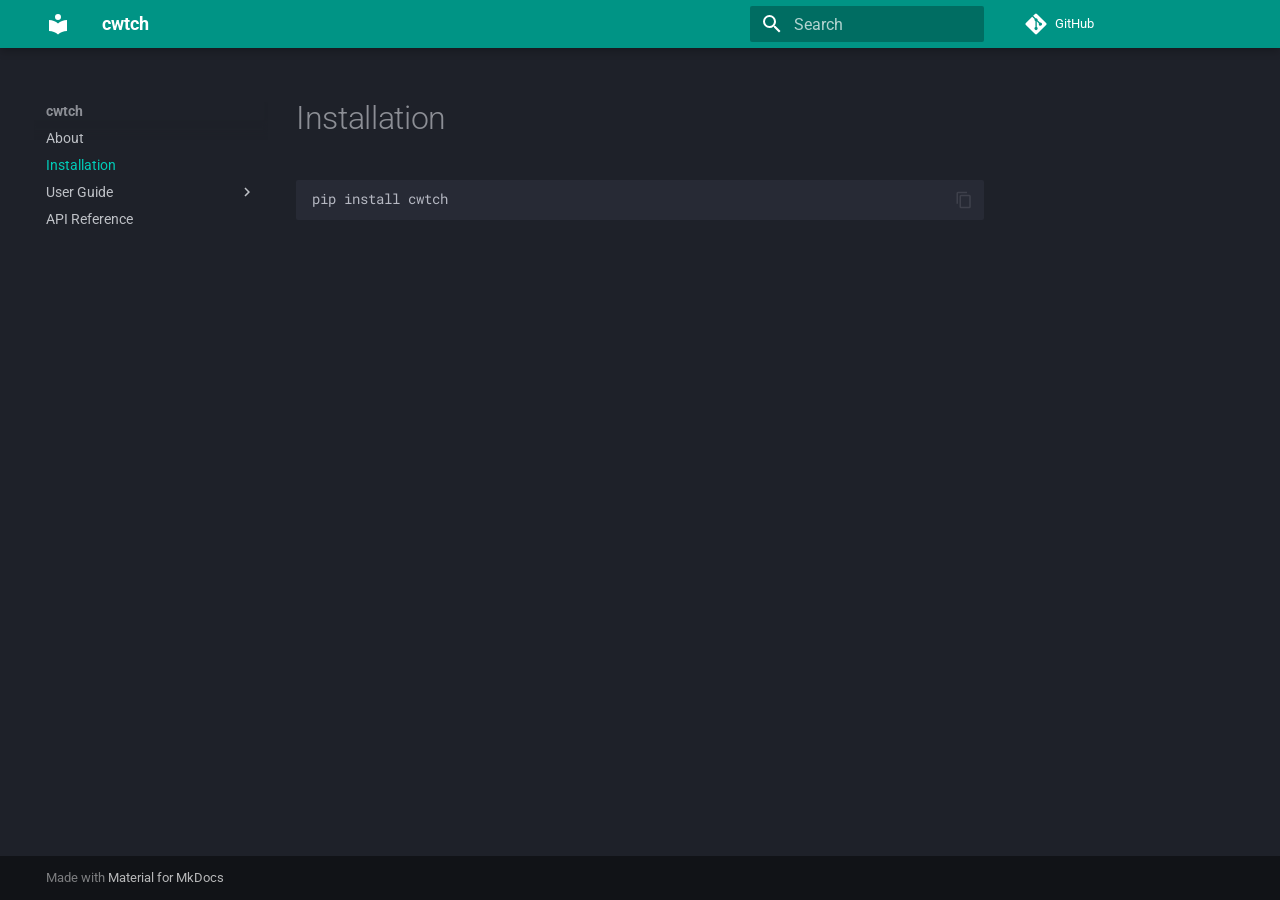
<file: installation/index.html>
<!doctype html>
<html lang="en" class="no-js">
  <head>
    
      <meta charset="utf-8">
      <meta name="viewport" content="width=device-width,initial-scale=1">
      
      
      
      
        <link rel="prev" href="..">
      
      
        <link rel="next" href="../user_guide/basic/">
      
      
      <link rel="icon" href="../assets/images/favicon.png">
      <meta name="generator" content="mkdocs-1.5.3, mkdocs-material-9.5.3">
    
    
      
        <title>Installation - cwtch</title>
      
    
    
      <link rel="stylesheet" href="../assets/stylesheets/main.50c56a3b.min.css">
      
        
        <link rel="stylesheet" href="../assets/stylesheets/palette.06af60db.min.css">
      
      


    
    
      
    
    
      
        
        
        <link rel="preconnect" href="https://fonts.gstatic.com" crossorigin>
        <link rel="stylesheet" href="https://fonts.googleapis.com/css?family=Roboto:300,300i,400,400i,700,700i%7CRoboto+Mono:400,400i,700,700i&display=fallback">
        <style>:root{--md-text-font:"Roboto";--md-code-font:"Roboto Mono"}</style>
      
    
    
      <link rel="stylesheet" href="../assets/_mkdocstrings.css">
    
    <script>__md_scope=new URL("..",location),__md_hash=e=>[...e].reduce((e,_)=>(e<<5)-e+_.charCodeAt(0),0),__md_get=(e,_=localStorage,t=__md_scope)=>JSON.parse(_.getItem(t.pathname+"."+e)),__md_set=(e,_,t=localStorage,a=__md_scope)=>{try{t.setItem(a.pathname+"."+e,JSON.stringify(_))}catch(e){}}</script>
    
      

    
    
    
  </head>
  
  
    
    
    
    
    
    <body dir="ltr" data-md-color-scheme="slate" data-md-color-primary="teal" data-md-color-accent="light-blue">
  
    
    <input class="md-toggle" data-md-toggle="drawer" type="checkbox" id="__drawer" autocomplete="off">
    <input class="md-toggle" data-md-toggle="search" type="checkbox" id="__search" autocomplete="off">
    <label class="md-overlay" for="__drawer"></label>
    <div data-md-component="skip">
      
        
        <a href="#installation" class="md-skip">
          Skip to content
        </a>
      
    </div>
    <div data-md-component="announce">
      
    </div>
    
    
      

  

<header class="md-header md-header--shadow" data-md-component="header">
  <nav class="md-header__inner md-grid" aria-label="Header">
    <a href=".." title="cwtch" class="md-header__button md-logo" aria-label="cwtch" data-md-component="logo">
      
  
  <svg xmlns="http://www.w3.org/2000/svg" viewBox="0 0 24 24"><path d="M12 8a3 3 0 0 0 3-3 3 3 0 0 0-3-3 3 3 0 0 0-3 3 3 3 0 0 0 3 3m0 3.54C9.64 9.35 6.5 8 3 8v11c3.5 0 6.64 1.35 9 3.54 2.36-2.19 5.5-3.54 9-3.54V8c-3.5 0-6.64 1.35-9 3.54Z"/></svg>

    </a>
    <label class="md-header__button md-icon" for="__drawer">
      
      <svg xmlns="http://www.w3.org/2000/svg" viewBox="0 0 24 24"><path d="M3 6h18v2H3V6m0 5h18v2H3v-2m0 5h18v2H3v-2Z"/></svg>
    </label>
    <div class="md-header__title" data-md-component="header-title">
      <div class="md-header__ellipsis">
        <div class="md-header__topic">
          <span class="md-ellipsis">
            cwtch
          </span>
        </div>
        <div class="md-header__topic" data-md-component="header-topic">
          <span class="md-ellipsis">
            
              Installation
            
          </span>
        </div>
      </div>
    </div>
    
      
    
    
    
    
      <label class="md-header__button md-icon" for="__search">
        
        <svg xmlns="http://www.w3.org/2000/svg" viewBox="0 0 24 24"><path d="M9.5 3A6.5 6.5 0 0 1 16 9.5c0 1.61-.59 3.09-1.56 4.23l.27.27h.79l5 5-1.5 1.5-5-5v-.79l-.27-.27A6.516 6.516 0 0 1 9.5 16 6.5 6.5 0 0 1 3 9.5 6.5 6.5 0 0 1 9.5 3m0 2C7 5 5 7 5 9.5S7 14 9.5 14 14 12 14 9.5 12 5 9.5 5Z"/></svg>
      </label>
      <div class="md-search" data-md-component="search" role="dialog">
  <label class="md-search__overlay" for="__search"></label>
  <div class="md-search__inner" role="search">
    <form class="md-search__form" name="search">
      <input type="text" class="md-search__input" name="query" aria-label="Search" placeholder="Search" autocapitalize="off" autocorrect="off" autocomplete="off" spellcheck="false" data-md-component="search-query" required>
      <label class="md-search__icon md-icon" for="__search">
        
        <svg xmlns="http://www.w3.org/2000/svg" viewBox="0 0 24 24"><path d="M9.5 3A6.5 6.5 0 0 1 16 9.5c0 1.61-.59 3.09-1.56 4.23l.27.27h.79l5 5-1.5 1.5-5-5v-.79l-.27-.27A6.516 6.516 0 0 1 9.5 16 6.5 6.5 0 0 1 3 9.5 6.5 6.5 0 0 1 9.5 3m0 2C7 5 5 7 5 9.5S7 14 9.5 14 14 12 14 9.5 12 5 9.5 5Z"/></svg>
        
        <svg xmlns="http://www.w3.org/2000/svg" viewBox="0 0 24 24"><path d="M20 11v2H8l5.5 5.5-1.42 1.42L4.16 12l7.92-7.92L13.5 5.5 8 11h12Z"/></svg>
      </label>
      <nav class="md-search__options" aria-label="Search">
        
        <button type="reset" class="md-search__icon md-icon" title="Clear" aria-label="Clear" tabindex="-1">
          
          <svg xmlns="http://www.w3.org/2000/svg" viewBox="0 0 24 24"><path d="M19 6.41 17.59 5 12 10.59 6.41 5 5 6.41 10.59 12 5 17.59 6.41 19 12 13.41 17.59 19 19 17.59 13.41 12 19 6.41Z"/></svg>
        </button>
      </nav>
      
    </form>
    <div class="md-search__output">
      <div class="md-search__scrollwrap" data-md-scrollfix>
        <div class="md-search-result" data-md-component="search-result">
          <div class="md-search-result__meta">
            Initializing search
          </div>
          <ol class="md-search-result__list" role="presentation"></ol>
        </div>
      </div>
    </div>
  </div>
</div>
    
    
      <div class="md-header__source">
        <a href="https://github.com/levsh/cwtch" title="Go to repository" class="md-source" data-md-component="source">
  <div class="md-source__icon md-icon">
    
    <svg xmlns="http://www.w3.org/2000/svg" viewBox="0 0 448 512"><!--! Font Awesome Free 6.5.1 by @fontawesome - https://fontawesome.com License - https://fontawesome.com/license/free (Icons: CC BY 4.0, Fonts: SIL OFL 1.1, Code: MIT License) Copyright 2023 Fonticons, Inc.--><path d="M439.55 236.05 244 40.45a28.87 28.87 0 0 0-40.81 0l-40.66 40.63 51.52 51.52c27.06-9.14 52.68 16.77 43.39 43.68l49.66 49.66c34.23-11.8 61.18 31 35.47 56.69-26.49 26.49-70.21-2.87-56-37.34L240.22 199v121.85c25.3 12.54 22.26 41.85 9.08 55a34.34 34.34 0 0 1-48.55 0c-17.57-17.6-11.07-46.91 11.25-56v-123c-20.8-8.51-24.6-30.74-18.64-45L142.57 101 8.45 235.14a28.86 28.86 0 0 0 0 40.81l195.61 195.6a28.86 28.86 0 0 0 40.8 0l194.69-194.69a28.86 28.86 0 0 0 0-40.81z"/></svg>
  </div>
  <div class="md-source__repository">
    GitHub
  </div>
</a>
      </div>
    
  </nav>
  
</header>
    
    <div class="md-container" data-md-component="container">
      
      
        
          
        
      
      <main class="md-main" data-md-component="main">
        <div class="md-main__inner md-grid">
          
            
              
              <div class="md-sidebar md-sidebar--primary" data-md-component="sidebar" data-md-type="navigation" >
                <div class="md-sidebar__scrollwrap">
                  <div class="md-sidebar__inner">
                    



<nav class="md-nav md-nav--primary" aria-label="Navigation" data-md-level="0">
  <label class="md-nav__title" for="__drawer">
    <a href=".." title="cwtch" class="md-nav__button md-logo" aria-label="cwtch" data-md-component="logo">
      
  
  <svg xmlns="http://www.w3.org/2000/svg" viewBox="0 0 24 24"><path d="M12 8a3 3 0 0 0 3-3 3 3 0 0 0-3-3 3 3 0 0 0-3 3 3 3 0 0 0 3 3m0 3.54C9.64 9.35 6.5 8 3 8v11c3.5 0 6.64 1.35 9 3.54 2.36-2.19 5.5-3.54 9-3.54V8c-3.5 0-6.64 1.35-9 3.54Z"/></svg>

    </a>
    cwtch
  </label>
  
    <div class="md-nav__source">
      <a href="https://github.com/levsh/cwtch" title="Go to repository" class="md-source" data-md-component="source">
  <div class="md-source__icon md-icon">
    
    <svg xmlns="http://www.w3.org/2000/svg" viewBox="0 0 448 512"><!--! Font Awesome Free 6.5.1 by @fontawesome - https://fontawesome.com License - https://fontawesome.com/license/free (Icons: CC BY 4.0, Fonts: SIL OFL 1.1, Code: MIT License) Copyright 2023 Fonticons, Inc.--><path d="M439.55 236.05 244 40.45a28.87 28.87 0 0 0-40.81 0l-40.66 40.63 51.52 51.52c27.06-9.14 52.68 16.77 43.39 43.68l49.66 49.66c34.23-11.8 61.18 31 35.47 56.69-26.49 26.49-70.21-2.87-56-37.34L240.22 199v121.85c25.3 12.54 22.26 41.85 9.08 55a34.34 34.34 0 0 1-48.55 0c-17.57-17.6-11.07-46.91 11.25-56v-123c-20.8-8.51-24.6-30.74-18.64-45L142.57 101 8.45 235.14a28.86 28.86 0 0 0 0 40.81l195.61 195.6a28.86 28.86 0 0 0 40.8 0l194.69-194.69a28.86 28.86 0 0 0 0-40.81z"/></svg>
  </div>
  <div class="md-source__repository">
    GitHub
  </div>
</a>
    </div>
  
  <ul class="md-nav__list" data-md-scrollfix>
    
      
      
  
  
  
  
    <li class="md-nav__item">
      <a href=".." class="md-nav__link">
        
  
  <span class="md-ellipsis">
    About
  </span>
  

      </a>
    </li>
  

    
      
      
  
  
    
  
  
  
    <li class="md-nav__item md-nav__item--active">
      
      <input class="md-nav__toggle md-toggle" type="checkbox" id="__toc">
      
      
        
      
      
      <a href="./" class="md-nav__link md-nav__link--active">
        
  
  <span class="md-ellipsis">
    Installation
  </span>
  

      </a>
      
    </li>
  

    
      
      
  
  
  
  
    
    
    
    
    
    <li class="md-nav__item md-nav__item--nested">
      
        
        
        
        <input class="md-nav__toggle md-toggle " type="checkbox" id="__nav_3" >
        
          
          <label class="md-nav__link" for="__nav_3" id="__nav_3_label" tabindex="0">
            
  
  <span class="md-ellipsis">
    User Guide
  </span>
  

            <span class="md-nav__icon md-icon"></span>
          </label>
        
        <nav class="md-nav" data-md-level="1" aria-labelledby="__nav_3_label" aria-expanded="false">
          <label class="md-nav__title" for="__nav_3">
            <span class="md-nav__icon md-icon"></span>
            User Guide
          </label>
          <ul class="md-nav__list" data-md-scrollfix>
            
              
                
  
  
  
  
    <li class="md-nav__item">
      <a href="../user_guide/basic/" class="md-nav__link">
        
  
  <span class="md-ellipsis">
    Basic
  </span>
  

      </a>
    </li>
  

              
            
              
                
  
  
  
  
    <li class="md-nav__item">
      <a href="../user_guide/validation/" class="md-nav__link">
        
  
  <span class="md-ellipsis">
    Validation
  </span>
  

      </a>
    </li>
  

              
            
              
                
  
  
  
  
    <li class="md-nav__item">
      <a href="../user_guide/views/" class="md-nav__link">
        
  
  <span class="md-ellipsis">
    Views
  </span>
  

      </a>
    </li>
  

              
            
          </ul>
        </nav>
      
    </li>
  

    
      
      
  
  
  
  
    <li class="md-nav__item">
      <a href="../api_reference/" class="md-nav__link">
        
  
  <span class="md-ellipsis">
    API Reference
  </span>
  

      </a>
    </li>
  

    
  </ul>
</nav>
                  </div>
                </div>
              </div>
            
            
              
              <div class="md-sidebar md-sidebar--secondary" data-md-component="sidebar" data-md-type="toc" >
                <div class="md-sidebar__scrollwrap">
                  <div class="md-sidebar__inner">
                    

<nav class="md-nav md-nav--secondary" aria-label="Table of contents">
  
  
  
    
  
  
</nav>
                  </div>
                </div>
              </div>
            
          
          
            <div class="md-content" data-md-component="content">
              <article class="md-content__inner md-typeset">
                
                  

  
  


<h1 id="installation">Installation</h1>
<div class="highlight"><pre><span></span><code><a id="__codelineno-0-1" name="__codelineno-0-1" href="#__codelineno-0-1"></a>pip<span class="w"> </span>install<span class="w"> </span>cwtch
</code></pre></div>












                
              </article>
            </div>
          
          
<script>var target=document.getElementById(location.hash.slice(1));target&&target.name&&(target.checked=target.name.startsWith("__tabbed_"))</script>
        </div>
        
      </main>
      
        <footer class="md-footer">
  
  <div class="md-footer-meta md-typeset">
    <div class="md-footer-meta__inner md-grid">
      <div class="md-copyright">
  
  
    Made with
    <a href="https://squidfunk.github.io/mkdocs-material/" target="_blank" rel="noopener">
      Material for MkDocs
    </a>
  
</div>
      
    </div>
  </div>
</footer>
      
    </div>
    <div class="md-dialog" data-md-component="dialog">
      <div class="md-dialog__inner md-typeset"></div>
    </div>
    
    
    <script id="__config" type="application/json">{"base": "..", "features": ["content.code.copy"], "search": "../assets/javascripts/workers/search.f886a092.min.js", "translations": {"clipboard.copied": "Copied to clipboard", "clipboard.copy": "Copy to clipboard", "search.result.more.one": "1 more on this page", "search.result.more.other": "# more on this page", "search.result.none": "No matching documents", "search.result.one": "1 matching document", "search.result.other": "# matching documents", "search.result.placeholder": "Type to start searching", "search.result.term.missing": "Missing", "select.version": "Select version"}}</script>
    
    
      <script src="../assets/javascripts/bundle.d7c377c4.min.js"></script>
      
    
  </body>
</html>
</file>
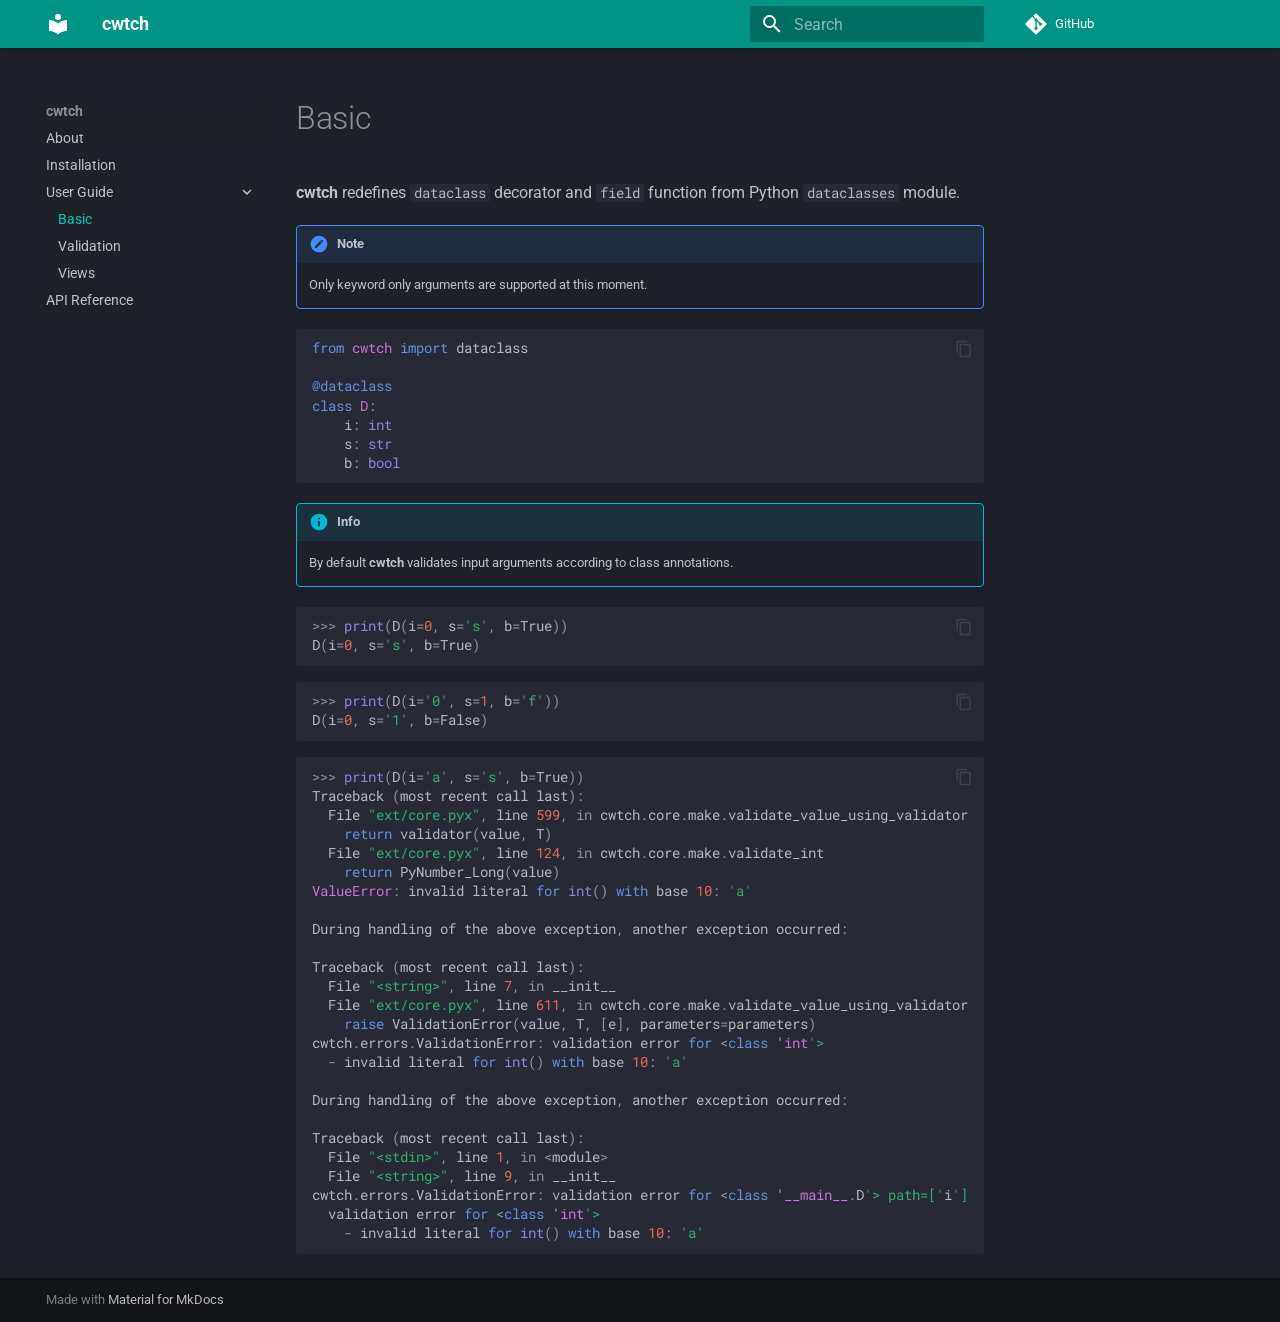
<file: user_guide/basic/index.html>
<!doctype html>
<html lang="en" class="no-js">
  <head>
    
      <meta charset="utf-8">
      <meta name="viewport" content="width=device-width,initial-scale=1">
      
      
      
      
        <link rel="prev" href="../../installation/">
      
      
        <link rel="next" href="../validation/">
      
      
      <link rel="icon" href="../../assets/images/favicon.png">
      <meta name="generator" content="mkdocs-1.5.3, mkdocs-material-9.5.3">
    
    
      
        <title>Basic - cwtch</title>
      
    
    
      <link rel="stylesheet" href="../../assets/stylesheets/main.50c56a3b.min.css">
      
        
        <link rel="stylesheet" href="../../assets/stylesheets/palette.06af60db.min.css">
      
      


    
    
      
    
    
      
        
        
        <link rel="preconnect" href="https://fonts.gstatic.com" crossorigin>
        <link rel="stylesheet" href="https://fonts.googleapis.com/css?family=Roboto:300,300i,400,400i,700,700i%7CRoboto+Mono:400,400i,700,700i&display=fallback">
        <style>:root{--md-text-font:"Roboto";--md-code-font:"Roboto Mono"}</style>
      
    
    
      <link rel="stylesheet" href="../../assets/_mkdocstrings.css">
    
    <script>__md_scope=new URL("../..",location),__md_hash=e=>[...e].reduce((e,_)=>(e<<5)-e+_.charCodeAt(0),0),__md_get=(e,_=localStorage,t=__md_scope)=>JSON.parse(_.getItem(t.pathname+"."+e)),__md_set=(e,_,t=localStorage,a=__md_scope)=>{try{t.setItem(a.pathname+"."+e,JSON.stringify(_))}catch(e){}}</script>
    
      

    
    
    
  </head>
  
  
    
    
    
    
    
    <body dir="ltr" data-md-color-scheme="slate" data-md-color-primary="teal" data-md-color-accent="light-blue">
  
    
    <input class="md-toggle" data-md-toggle="drawer" type="checkbox" id="__drawer" autocomplete="off">
    <input class="md-toggle" data-md-toggle="search" type="checkbox" id="__search" autocomplete="off">
    <label class="md-overlay" for="__drawer"></label>
    <div data-md-component="skip">
      
    </div>
    <div data-md-component="announce">
      
    </div>
    
    
      

  

<header class="md-header md-header--shadow" data-md-component="header">
  <nav class="md-header__inner md-grid" aria-label="Header">
    <a href="../.." title="cwtch" class="md-header__button md-logo" aria-label="cwtch" data-md-component="logo">
      
  
  <svg xmlns="http://www.w3.org/2000/svg" viewBox="0 0 24 24"><path d="M12 8a3 3 0 0 0 3-3 3 3 0 0 0-3-3 3 3 0 0 0-3 3 3 3 0 0 0 3 3m0 3.54C9.64 9.35 6.5 8 3 8v11c3.5 0 6.64 1.35 9 3.54 2.36-2.19 5.5-3.54 9-3.54V8c-3.5 0-6.64 1.35-9 3.54Z"/></svg>

    </a>
    <label class="md-header__button md-icon" for="__drawer">
      
      <svg xmlns="http://www.w3.org/2000/svg" viewBox="0 0 24 24"><path d="M3 6h18v2H3V6m0 5h18v2H3v-2m0 5h18v2H3v-2Z"/></svg>
    </label>
    <div class="md-header__title" data-md-component="header-title">
      <div class="md-header__ellipsis">
        <div class="md-header__topic">
          <span class="md-ellipsis">
            cwtch
          </span>
        </div>
        <div class="md-header__topic" data-md-component="header-topic">
          <span class="md-ellipsis">
            
              Basic
            
          </span>
        </div>
      </div>
    </div>
    
      
    
    
    
    
      <label class="md-header__button md-icon" for="__search">
        
        <svg xmlns="http://www.w3.org/2000/svg" viewBox="0 0 24 24"><path d="M9.5 3A6.5 6.5 0 0 1 16 9.5c0 1.61-.59 3.09-1.56 4.23l.27.27h.79l5 5-1.5 1.5-5-5v-.79l-.27-.27A6.516 6.516 0 0 1 9.5 16 6.5 6.5 0 0 1 3 9.5 6.5 6.5 0 0 1 9.5 3m0 2C7 5 5 7 5 9.5S7 14 9.5 14 14 12 14 9.5 12 5 9.5 5Z"/></svg>
      </label>
      <div class="md-search" data-md-component="search" role="dialog">
  <label class="md-search__overlay" for="__search"></label>
  <div class="md-search__inner" role="search">
    <form class="md-search__form" name="search">
      <input type="text" class="md-search__input" name="query" aria-label="Search" placeholder="Search" autocapitalize="off" autocorrect="off" autocomplete="off" spellcheck="false" data-md-component="search-query" required>
      <label class="md-search__icon md-icon" for="__search">
        
        <svg xmlns="http://www.w3.org/2000/svg" viewBox="0 0 24 24"><path d="M9.5 3A6.5 6.5 0 0 1 16 9.5c0 1.61-.59 3.09-1.56 4.23l.27.27h.79l5 5-1.5 1.5-5-5v-.79l-.27-.27A6.516 6.516 0 0 1 9.5 16 6.5 6.5 0 0 1 3 9.5 6.5 6.5 0 0 1 9.5 3m0 2C7 5 5 7 5 9.5S7 14 9.5 14 14 12 14 9.5 12 5 9.5 5Z"/></svg>
        
        <svg xmlns="http://www.w3.org/2000/svg" viewBox="0 0 24 24"><path d="M20 11v2H8l5.5 5.5-1.42 1.42L4.16 12l7.92-7.92L13.5 5.5 8 11h12Z"/></svg>
      </label>
      <nav class="md-search__options" aria-label="Search">
        
        <button type="reset" class="md-search__icon md-icon" title="Clear" aria-label="Clear" tabindex="-1">
          
          <svg xmlns="http://www.w3.org/2000/svg" viewBox="0 0 24 24"><path d="M19 6.41 17.59 5 12 10.59 6.41 5 5 6.41 10.59 12 5 17.59 6.41 19 12 13.41 17.59 19 19 17.59 13.41 12 19 6.41Z"/></svg>
        </button>
      </nav>
      
    </form>
    <div class="md-search__output">
      <div class="md-search__scrollwrap" data-md-scrollfix>
        <div class="md-search-result" data-md-component="search-result">
          <div class="md-search-result__meta">
            Initializing search
          </div>
          <ol class="md-search-result__list" role="presentation"></ol>
        </div>
      </div>
    </div>
  </div>
</div>
    
    
      <div class="md-header__source">
        <a href="https://github.com/levsh/cwtch" title="Go to repository" class="md-source" data-md-component="source">
  <div class="md-source__icon md-icon">
    
    <svg xmlns="http://www.w3.org/2000/svg" viewBox="0 0 448 512"><!--! Font Awesome Free 6.5.1 by @fontawesome - https://fontawesome.com License - https://fontawesome.com/license/free (Icons: CC BY 4.0, Fonts: SIL OFL 1.1, Code: MIT License) Copyright 2023 Fonticons, Inc.--><path d="M439.55 236.05 244 40.45a28.87 28.87 0 0 0-40.81 0l-40.66 40.63 51.52 51.52c27.06-9.14 52.68 16.77 43.39 43.68l49.66 49.66c34.23-11.8 61.18 31 35.47 56.69-26.49 26.49-70.21-2.87-56-37.34L240.22 199v121.85c25.3 12.54 22.26 41.85 9.08 55a34.34 34.34 0 0 1-48.55 0c-17.57-17.6-11.07-46.91 11.25-56v-123c-20.8-8.51-24.6-30.74-18.64-45L142.57 101 8.45 235.14a28.86 28.86 0 0 0 0 40.81l195.61 195.6a28.86 28.86 0 0 0 40.8 0l194.69-194.69a28.86 28.86 0 0 0 0-40.81z"/></svg>
  </div>
  <div class="md-source__repository">
    GitHub
  </div>
</a>
      </div>
    
  </nav>
  
</header>
    
    <div class="md-container" data-md-component="container">
      
      
        
          
        
      
      <main class="md-main" data-md-component="main">
        <div class="md-main__inner md-grid">
          
            
              
              <div class="md-sidebar md-sidebar--primary" data-md-component="sidebar" data-md-type="navigation" >
                <div class="md-sidebar__scrollwrap">
                  <div class="md-sidebar__inner">
                    



<nav class="md-nav md-nav--primary" aria-label="Navigation" data-md-level="0">
  <label class="md-nav__title" for="__drawer">
    <a href="../.." title="cwtch" class="md-nav__button md-logo" aria-label="cwtch" data-md-component="logo">
      
  
  <svg xmlns="http://www.w3.org/2000/svg" viewBox="0 0 24 24"><path d="M12 8a3 3 0 0 0 3-3 3 3 0 0 0-3-3 3 3 0 0 0-3 3 3 3 0 0 0 3 3m0 3.54C9.64 9.35 6.5 8 3 8v11c3.5 0 6.64 1.35 9 3.54 2.36-2.19 5.5-3.54 9-3.54V8c-3.5 0-6.64 1.35-9 3.54Z"/></svg>

    </a>
    cwtch
  </label>
  
    <div class="md-nav__source">
      <a href="https://github.com/levsh/cwtch" title="Go to repository" class="md-source" data-md-component="source">
  <div class="md-source__icon md-icon">
    
    <svg xmlns="http://www.w3.org/2000/svg" viewBox="0 0 448 512"><!--! Font Awesome Free 6.5.1 by @fontawesome - https://fontawesome.com License - https://fontawesome.com/license/free (Icons: CC BY 4.0, Fonts: SIL OFL 1.1, Code: MIT License) Copyright 2023 Fonticons, Inc.--><path d="M439.55 236.05 244 40.45a28.87 28.87 0 0 0-40.81 0l-40.66 40.63 51.52 51.52c27.06-9.14 52.68 16.77 43.39 43.68l49.66 49.66c34.23-11.8 61.18 31 35.47 56.69-26.49 26.49-70.21-2.87-56-37.34L240.22 199v121.85c25.3 12.54 22.26 41.85 9.08 55a34.34 34.34 0 0 1-48.55 0c-17.57-17.6-11.07-46.91 11.25-56v-123c-20.8-8.51-24.6-30.74-18.64-45L142.57 101 8.45 235.14a28.86 28.86 0 0 0 0 40.81l195.61 195.6a28.86 28.86 0 0 0 40.8 0l194.69-194.69a28.86 28.86 0 0 0 0-40.81z"/></svg>
  </div>
  <div class="md-source__repository">
    GitHub
  </div>
</a>
    </div>
  
  <ul class="md-nav__list" data-md-scrollfix>
    
      
      
  
  
  
  
    <li class="md-nav__item">
      <a href="../.." class="md-nav__link">
        
  
  <span class="md-ellipsis">
    About
  </span>
  

      </a>
    </li>
  

    
      
      
  
  
  
  
    <li class="md-nav__item">
      <a href="../../installation/" class="md-nav__link">
        
  
  <span class="md-ellipsis">
    Installation
  </span>
  

      </a>
    </li>
  

    
      
      
  
  
    
  
  
  
    
    
    
    
    
    <li class="md-nav__item md-nav__item--active md-nav__item--nested">
      
        
        
        
        <input class="md-nav__toggle md-toggle " type="checkbox" id="__nav_3" checked>
        
          
          <label class="md-nav__link" for="__nav_3" id="__nav_3_label" tabindex="0">
            
  
  <span class="md-ellipsis">
    User Guide
  </span>
  

            <span class="md-nav__icon md-icon"></span>
          </label>
        
        <nav class="md-nav" data-md-level="1" aria-labelledby="__nav_3_label" aria-expanded="true">
          <label class="md-nav__title" for="__nav_3">
            <span class="md-nav__icon md-icon"></span>
            User Guide
          </label>
          <ul class="md-nav__list" data-md-scrollfix>
            
              
                
  
  
    
  
  
  
    <li class="md-nav__item md-nav__item--active">
      
      <input class="md-nav__toggle md-toggle" type="checkbox" id="__toc">
      
      
      
      <a href="./" class="md-nav__link md-nav__link--active">
        
  
  <span class="md-ellipsis">
    Basic
  </span>
  

      </a>
      
    </li>
  

              
            
              
                
  
  
  
  
    <li class="md-nav__item">
      <a href="../validation/" class="md-nav__link">
        
  
  <span class="md-ellipsis">
    Validation
  </span>
  

      </a>
    </li>
  

              
            
              
                
  
  
  
  
    <li class="md-nav__item">
      <a href="../views/" class="md-nav__link">
        
  
  <span class="md-ellipsis">
    Views
  </span>
  

      </a>
    </li>
  

              
            
          </ul>
        </nav>
      
    </li>
  

    
      
      
  
  
  
  
    <li class="md-nav__item">
      <a href="../../api_reference/" class="md-nav__link">
        
  
  <span class="md-ellipsis">
    API Reference
  </span>
  

      </a>
    </li>
  

    
  </ul>
</nav>
                  </div>
                </div>
              </div>
            
            
              
              <div class="md-sidebar md-sidebar--secondary" data-md-component="sidebar" data-md-type="toc" >
                <div class="md-sidebar__scrollwrap">
                  <div class="md-sidebar__inner">
                    

<nav class="md-nav md-nav--secondary" aria-label="Table of contents">
  
  
  
  
</nav>
                  </div>
                </div>
              </div>
            
          
          
            <div class="md-content" data-md-component="content">
              <article class="md-content__inner md-typeset">
                
                  

  
  


  <h1>Basic</h1>

<p><strong>cwtch</strong> redefines <code>dataclass</code> decorator and <code>field</code> function from Python <code>dataclasses</code> module.</p>
<div class="admonition note">
<p class="admonition-title">Note</p>
<p>Only keyword only arguments are supported at this moment.</p>
</div>
<div class="highlight"><pre><span></span><code><a id="__codelineno-0-1" name="__codelineno-0-1" href="#__codelineno-0-1"></a><span class="kn">from</span> <span class="nn">cwtch</span> <span class="kn">import</span> <span class="n">dataclass</span>
<a id="__codelineno-0-2" name="__codelineno-0-2" href="#__codelineno-0-2"></a>
<a id="__codelineno-0-3" name="__codelineno-0-3" href="#__codelineno-0-3"></a><span class="nd">@dataclass</span>
<a id="__codelineno-0-4" name="__codelineno-0-4" href="#__codelineno-0-4"></a><span class="k">class</span> <span class="nc">D</span><span class="p">:</span>
<a id="__codelineno-0-5" name="__codelineno-0-5" href="#__codelineno-0-5"></a>    <span class="n">i</span><span class="p">:</span> <span class="nb">int</span>
<a id="__codelineno-0-6" name="__codelineno-0-6" href="#__codelineno-0-6"></a>    <span class="n">s</span><span class="p">:</span> <span class="nb">str</span>
<a id="__codelineno-0-7" name="__codelineno-0-7" href="#__codelineno-0-7"></a>    <span class="n">b</span><span class="p">:</span> <span class="nb">bool</span>
</code></pre></div>
<div class="admonition info">
<p class="admonition-title">Info</p>
<p>By default <strong>cwtch</strong> validates input arguments according to class annotations.</p>
</div>
<div class="highlight"><pre><span></span><code><a id="__codelineno-1-1" name="__codelineno-1-1" href="#__codelineno-1-1"></a><span class="o">&gt;&gt;&gt;</span> <span class="nb">print</span><span class="p">(</span><span class="n">D</span><span class="p">(</span><span class="n">i</span><span class="o">=</span><span class="mi">0</span><span class="p">,</span> <span class="n">s</span><span class="o">=</span><span class="s1">&#39;s&#39;</span><span class="p">,</span> <span class="n">b</span><span class="o">=</span><span class="kc">True</span><span class="p">))</span>
<a id="__codelineno-1-2" name="__codelineno-1-2" href="#__codelineno-1-2"></a><span class="n">D</span><span class="p">(</span><span class="n">i</span><span class="o">=</span><span class="mi">0</span><span class="p">,</span> <span class="n">s</span><span class="o">=</span><span class="s1">&#39;s&#39;</span><span class="p">,</span> <span class="n">b</span><span class="o">=</span><span class="kc">True</span><span class="p">)</span>
</code></pre></div>
<div class="highlight"><pre><span></span><code><a id="__codelineno-2-1" name="__codelineno-2-1" href="#__codelineno-2-1"></a><span class="o">&gt;&gt;&gt;</span> <span class="nb">print</span><span class="p">(</span><span class="n">D</span><span class="p">(</span><span class="n">i</span><span class="o">=</span><span class="s1">&#39;0&#39;</span><span class="p">,</span> <span class="n">s</span><span class="o">=</span><span class="mi">1</span><span class="p">,</span> <span class="n">b</span><span class="o">=</span><span class="s1">&#39;f&#39;</span><span class="p">))</span>
<a id="__codelineno-2-2" name="__codelineno-2-2" href="#__codelineno-2-2"></a><span class="n">D</span><span class="p">(</span><span class="n">i</span><span class="o">=</span><span class="mi">0</span><span class="p">,</span> <span class="n">s</span><span class="o">=</span><span class="s1">&#39;1&#39;</span><span class="p">,</span> <span class="n">b</span><span class="o">=</span><span class="kc">False</span><span class="p">)</span>
</code></pre></div>
<div class="highlight"><pre><span></span><code><a id="__codelineno-3-1" name="__codelineno-3-1" href="#__codelineno-3-1"></a><span class="o">&gt;&gt;&gt;</span> <span class="nb">print</span><span class="p">(</span><span class="n">D</span><span class="p">(</span><span class="n">i</span><span class="o">=</span><span class="s1">&#39;a&#39;</span><span class="p">,</span> <span class="n">s</span><span class="o">=</span><span class="s1">&#39;s&#39;</span><span class="p">,</span> <span class="n">b</span><span class="o">=</span><span class="kc">True</span><span class="p">))</span>
<a id="__codelineno-3-2" name="__codelineno-3-2" href="#__codelineno-3-2"></a><span class="n">Traceback</span> <span class="p">(</span><span class="n">most</span> <span class="n">recent</span> <span class="n">call</span> <span class="n">last</span><span class="p">):</span>
<a id="__codelineno-3-3" name="__codelineno-3-3" href="#__codelineno-3-3"></a>  <span class="n">File</span> <span class="s2">&quot;ext/core.pyx&quot;</span><span class="p">,</span> <span class="n">line</span> <span class="mi">599</span><span class="p">,</span> <span class="ow">in</span> <span class="n">cwtch</span><span class="o">.</span><span class="n">core</span><span class="o">.</span><span class="n">make</span><span class="o">.</span><span class="n">validate_value_using_validator</span>
<a id="__codelineno-3-4" name="__codelineno-3-4" href="#__codelineno-3-4"></a>    <span class="k">return</span> <span class="n">validator</span><span class="p">(</span><span class="n">value</span><span class="p">,</span> <span class="n">T</span><span class="p">)</span>
<a id="__codelineno-3-5" name="__codelineno-3-5" href="#__codelineno-3-5"></a>  <span class="n">File</span> <span class="s2">&quot;ext/core.pyx&quot;</span><span class="p">,</span> <span class="n">line</span> <span class="mi">124</span><span class="p">,</span> <span class="ow">in</span> <span class="n">cwtch</span><span class="o">.</span><span class="n">core</span><span class="o">.</span><span class="n">make</span><span class="o">.</span><span class="n">validate_int</span>
<a id="__codelineno-3-6" name="__codelineno-3-6" href="#__codelineno-3-6"></a>    <span class="k">return</span> <span class="n">PyNumber_Long</span><span class="p">(</span><span class="n">value</span><span class="p">)</span>
<a id="__codelineno-3-7" name="__codelineno-3-7" href="#__codelineno-3-7"></a><span class="ne">ValueError</span><span class="p">:</span> <span class="n">invalid</span> <span class="n">literal</span> <span class="k">for</span> <span class="nb">int</span><span class="p">()</span> <span class="k">with</span> <span class="n">base</span> <span class="mi">10</span><span class="p">:</span> <span class="s1">&#39;a&#39;</span>
<a id="__codelineno-3-8" name="__codelineno-3-8" href="#__codelineno-3-8"></a>
<a id="__codelineno-3-9" name="__codelineno-3-9" href="#__codelineno-3-9"></a><span class="n">During</span> <span class="n">handling</span> <span class="n">of</span> <span class="n">the</span> <span class="n">above</span> <span class="n">exception</span><span class="p">,</span> <span class="n">another</span> <span class="n">exception</span> <span class="n">occurred</span><span class="p">:</span>
<a id="__codelineno-3-10" name="__codelineno-3-10" href="#__codelineno-3-10"></a>
<a id="__codelineno-3-11" name="__codelineno-3-11" href="#__codelineno-3-11"></a><span class="n">Traceback</span> <span class="p">(</span><span class="n">most</span> <span class="n">recent</span> <span class="n">call</span> <span class="n">last</span><span class="p">):</span>
<a id="__codelineno-3-12" name="__codelineno-3-12" href="#__codelineno-3-12"></a>  <span class="n">File</span> <span class="s2">&quot;&lt;string&gt;&quot;</span><span class="p">,</span> <span class="n">line</span> <span class="mi">7</span><span class="p">,</span> <span class="ow">in</span> <span class="fm">__init__</span>
<a id="__codelineno-3-13" name="__codelineno-3-13" href="#__codelineno-3-13"></a>  <span class="n">File</span> <span class="s2">&quot;ext/core.pyx&quot;</span><span class="p">,</span> <span class="n">line</span> <span class="mi">611</span><span class="p">,</span> <span class="ow">in</span> <span class="n">cwtch</span><span class="o">.</span><span class="n">core</span><span class="o">.</span><span class="n">make</span><span class="o">.</span><span class="n">validate_value_using_validator</span>
<a id="__codelineno-3-14" name="__codelineno-3-14" href="#__codelineno-3-14"></a>    <span class="k">raise</span> <span class="n">ValidationError</span><span class="p">(</span><span class="n">value</span><span class="p">,</span> <span class="n">T</span><span class="p">,</span> <span class="p">[</span><span class="n">e</span><span class="p">],</span> <span class="n">parameters</span><span class="o">=</span><span class="n">parameters</span><span class="p">)</span>
<a id="__codelineno-3-15" name="__codelineno-3-15" href="#__codelineno-3-15"></a><span class="n">cwtch</span><span class="o">.</span><span class="n">errors</span><span class="o">.</span><span class="n">ValidationError</span><span class="p">:</span> <span class="n">validation</span> <span class="n">error</span> <span class="k">for</span> <span class="o">&lt;</span><span class="k">class</span> <span class="err">&#39;</span><span class="nc">int</span><span class="s1">&#39;&gt;</span>
<a id="__codelineno-3-16" name="__codelineno-3-16" href="#__codelineno-3-16"></a>  <span class="o">-</span> <span class="n">invalid</span> <span class="n">literal</span> <span class="k">for</span> <span class="nb">int</span><span class="p">()</span> <span class="k">with</span> <span class="n">base</span> <span class="mi">10</span><span class="p">:</span> <span class="s1">&#39;a&#39;</span>
<a id="__codelineno-3-17" name="__codelineno-3-17" href="#__codelineno-3-17"></a>
<a id="__codelineno-3-18" name="__codelineno-3-18" href="#__codelineno-3-18"></a><span class="n">During</span> <span class="n">handling</span> <span class="n">of</span> <span class="n">the</span> <span class="n">above</span> <span class="n">exception</span><span class="p">,</span> <span class="n">another</span> <span class="n">exception</span> <span class="n">occurred</span><span class="p">:</span>
<a id="__codelineno-3-19" name="__codelineno-3-19" href="#__codelineno-3-19"></a>
<a id="__codelineno-3-20" name="__codelineno-3-20" href="#__codelineno-3-20"></a><span class="n">Traceback</span> <span class="p">(</span><span class="n">most</span> <span class="n">recent</span> <span class="n">call</span> <span class="n">last</span><span class="p">):</span>
<a id="__codelineno-3-21" name="__codelineno-3-21" href="#__codelineno-3-21"></a>  <span class="n">File</span> <span class="s2">&quot;&lt;stdin&gt;&quot;</span><span class="p">,</span> <span class="n">line</span> <span class="mi">1</span><span class="p">,</span> <span class="ow">in</span> <span class="o">&lt;</span><span class="n">module</span><span class="o">&gt;</span>
<a id="__codelineno-3-22" name="__codelineno-3-22" href="#__codelineno-3-22"></a>  <span class="n">File</span> <span class="s2">&quot;&lt;string&gt;&quot;</span><span class="p">,</span> <span class="n">line</span> <span class="mi">9</span><span class="p">,</span> <span class="ow">in</span> <span class="fm">__init__</span>
<a id="__codelineno-3-23" name="__codelineno-3-23" href="#__codelineno-3-23"></a><span class="n">cwtch</span><span class="o">.</span><span class="n">errors</span><span class="o">.</span><span class="n">ValidationError</span><span class="p">:</span> <span class="n">validation</span> <span class="n">error</span> <span class="k">for</span> <span class="o">&lt;</span><span class="k">class</span> <span class="err">&#39;</span><span class="nc">__main__</span><span class="o">.</span><span class="n">D</span><span class="s1">&#39;&gt; path=[&#39;</span><span class="n">i</span><span class="s1">&#39;]</span>
<a id="__codelineno-3-24" name="__codelineno-3-24" href="#__codelineno-3-24"></a>  <span class="n">validation</span> <span class="n">error</span> <span class="k">for</span> <span class="o">&lt;</span><span class="k">class</span> <span class="err">&#39;</span><span class="nc">int</span><span class="s1">&#39;&gt;</span>
<a id="__codelineno-3-25" name="__codelineno-3-25" href="#__codelineno-3-25"></a>    <span class="o">-</span> <span class="n">invalid</span> <span class="n">literal</span> <span class="k">for</span> <span class="nb">int</span><span class="p">()</span> <span class="k">with</span> <span class="n">base</span> <span class="mi">10</span><span class="p">:</span> <span class="s1">&#39;a&#39;</span>
</code></pre></div>












                
              </article>
            </div>
          
          
<script>var target=document.getElementById(location.hash.slice(1));target&&target.name&&(target.checked=target.name.startsWith("__tabbed_"))</script>
        </div>
        
      </main>
      
        <footer class="md-footer">
  
  <div class="md-footer-meta md-typeset">
    <div class="md-footer-meta__inner md-grid">
      <div class="md-copyright">
  
  
    Made with
    <a href="https://squidfunk.github.io/mkdocs-material/" target="_blank" rel="noopener">
      Material for MkDocs
    </a>
  
</div>
      
    </div>
  </div>
</footer>
      
    </div>
    <div class="md-dialog" data-md-component="dialog">
      <div class="md-dialog__inner md-typeset"></div>
    </div>
    
    
    <script id="__config" type="application/json">{"base": "../..", "features": ["content.code.copy"], "search": "../../assets/javascripts/workers/search.f886a092.min.js", "translations": {"clipboard.copied": "Copied to clipboard", "clipboard.copy": "Copy to clipboard", "search.result.more.one": "1 more on this page", "search.result.more.other": "# more on this page", "search.result.none": "No matching documents", "search.result.one": "1 matching document", "search.result.other": "# matching documents", "search.result.placeholder": "Type to start searching", "search.result.term.missing": "Missing", "select.version": "Select version"}}</script>
    
    
      <script src="../../assets/javascripts/bundle.d7c377c4.min.js"></script>
      
    
  </body>
</html>
</file>
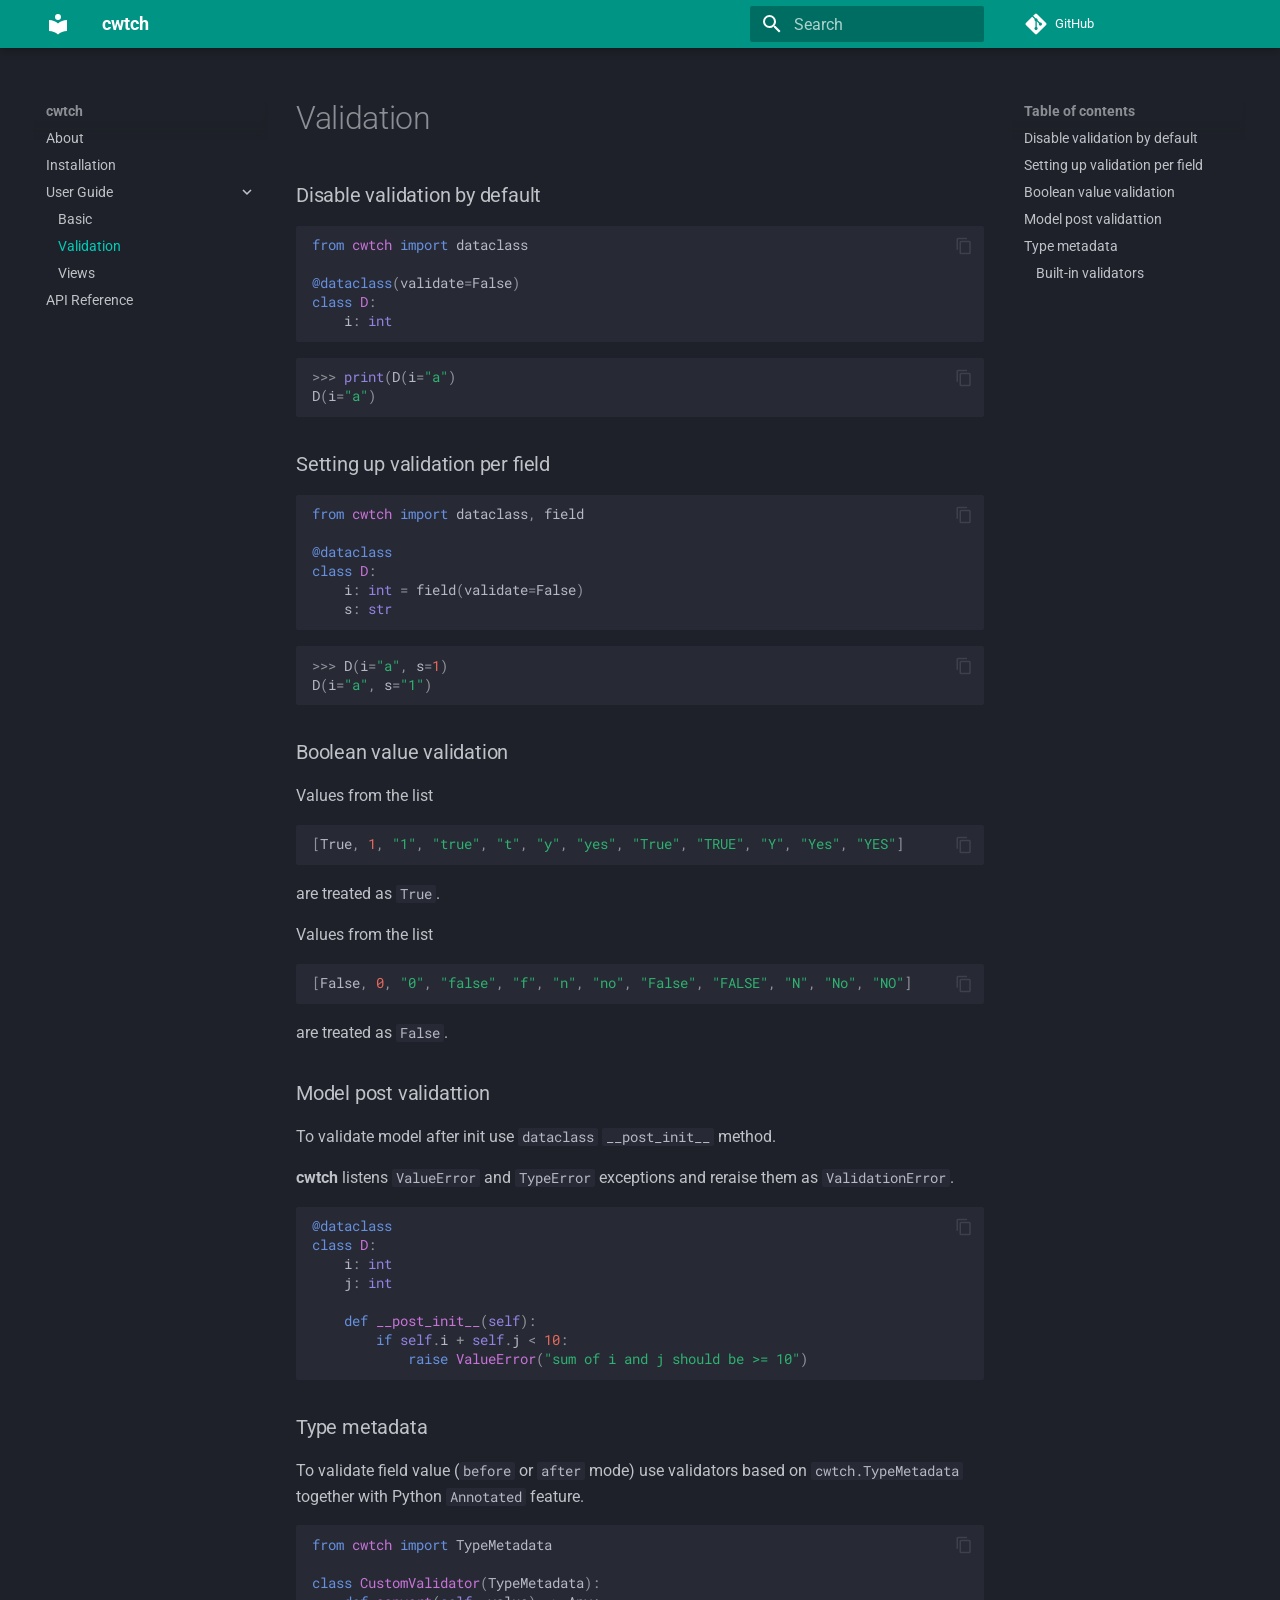
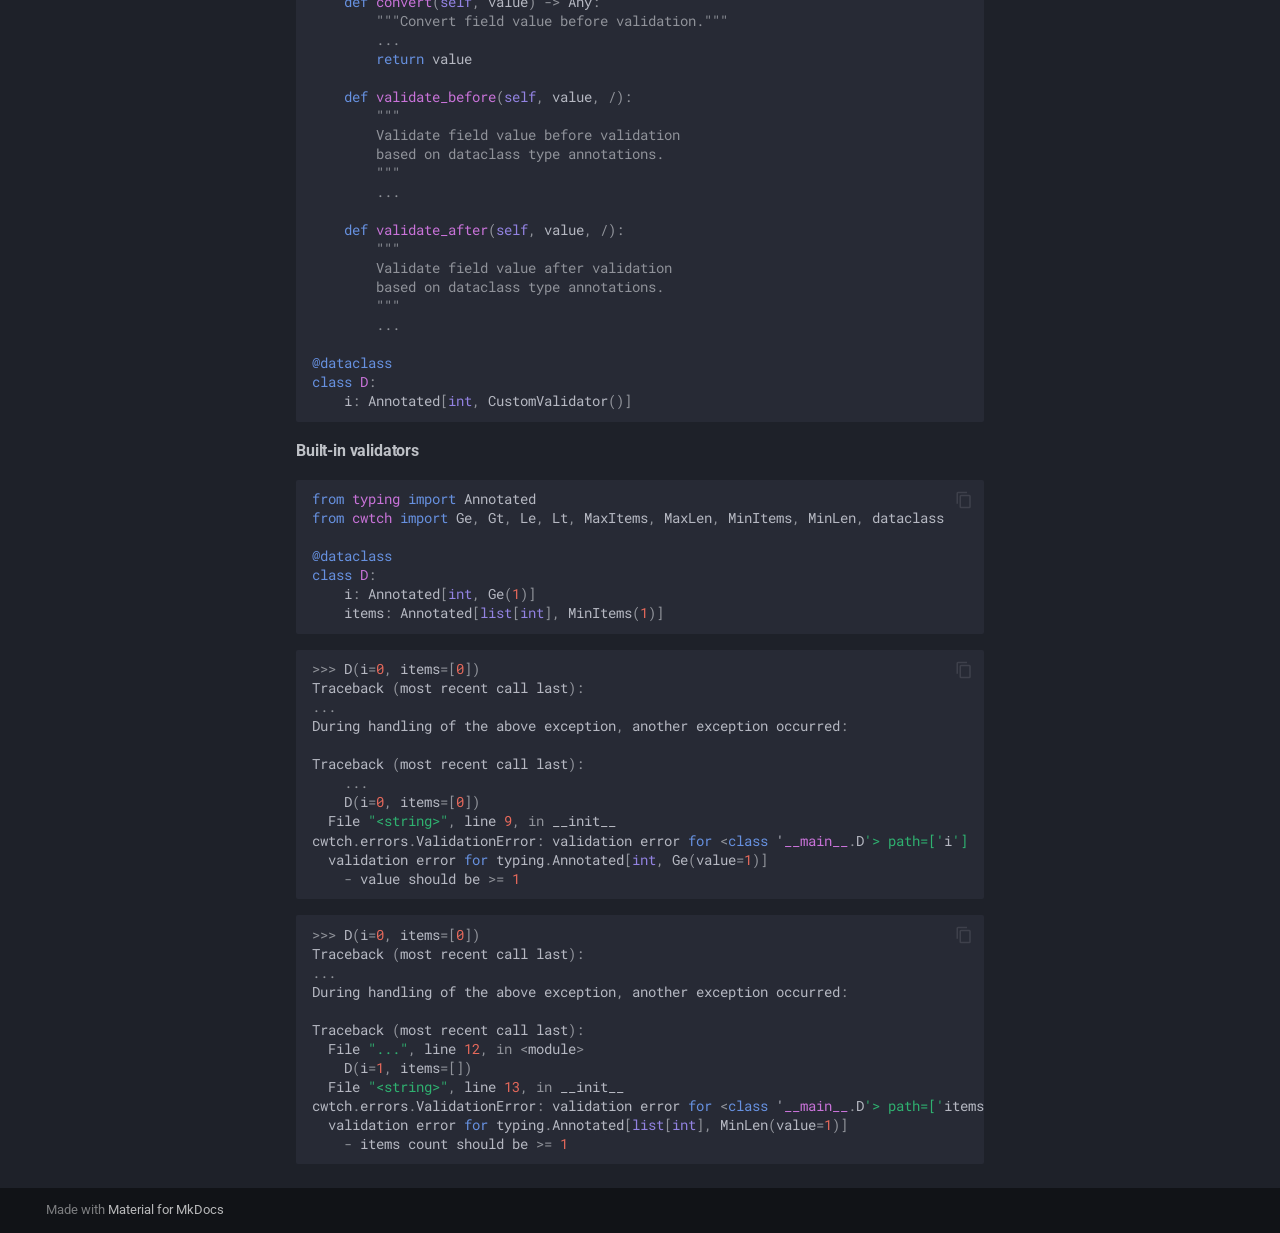
<file: user_guide/validation/index.html>
<!doctype html>
<html lang="en" class="no-js">
  <head>
    
      <meta charset="utf-8">
      <meta name="viewport" content="width=device-width,initial-scale=1">
      
      
      
      
        <link rel="prev" href="../basic/">
      
      
        <link rel="next" href="../views/">
      
      
      <link rel="icon" href="../../assets/images/favicon.png">
      <meta name="generator" content="mkdocs-1.5.3, mkdocs-material-9.5.3">
    
    
      
        <title>Validation - cwtch</title>
      
    
    
      <link rel="stylesheet" href="../../assets/stylesheets/main.50c56a3b.min.css">
      
        
        <link rel="stylesheet" href="../../assets/stylesheets/palette.06af60db.min.css">
      
      


    
    
      
    
    
      
        
        
        <link rel="preconnect" href="https://fonts.gstatic.com" crossorigin>
        <link rel="stylesheet" href="https://fonts.googleapis.com/css?family=Roboto:300,300i,400,400i,700,700i%7CRoboto+Mono:400,400i,700,700i&display=fallback">
        <style>:root{--md-text-font:"Roboto";--md-code-font:"Roboto Mono"}</style>
      
    
    
      <link rel="stylesheet" href="../../assets/_mkdocstrings.css">
    
    <script>__md_scope=new URL("../..",location),__md_hash=e=>[...e].reduce((e,_)=>(e<<5)-e+_.charCodeAt(0),0),__md_get=(e,_=localStorage,t=__md_scope)=>JSON.parse(_.getItem(t.pathname+"."+e)),__md_set=(e,_,t=localStorage,a=__md_scope)=>{try{t.setItem(a.pathname+"."+e,JSON.stringify(_))}catch(e){}}</script>
    
      

    
    
    
  </head>
  
  
    
    
    
    
    
    <body dir="ltr" data-md-color-scheme="slate" data-md-color-primary="teal" data-md-color-accent="light-blue">
  
    
    <input class="md-toggle" data-md-toggle="drawer" type="checkbox" id="__drawer" autocomplete="off">
    <input class="md-toggle" data-md-toggle="search" type="checkbox" id="__search" autocomplete="off">
    <label class="md-overlay" for="__drawer"></label>
    <div data-md-component="skip">
      
        
        <a href="#disable-validation-by-default" class="md-skip">
          Skip to content
        </a>
      
    </div>
    <div data-md-component="announce">
      
    </div>
    
    
      

  

<header class="md-header md-header--shadow" data-md-component="header">
  <nav class="md-header__inner md-grid" aria-label="Header">
    <a href="../.." title="cwtch" class="md-header__button md-logo" aria-label="cwtch" data-md-component="logo">
      
  
  <svg xmlns="http://www.w3.org/2000/svg" viewBox="0 0 24 24"><path d="M12 8a3 3 0 0 0 3-3 3 3 0 0 0-3-3 3 3 0 0 0-3 3 3 3 0 0 0 3 3m0 3.54C9.64 9.35 6.5 8 3 8v11c3.5 0 6.64 1.35 9 3.54 2.36-2.19 5.5-3.54 9-3.54V8c-3.5 0-6.64 1.35-9 3.54Z"/></svg>

    </a>
    <label class="md-header__button md-icon" for="__drawer">
      
      <svg xmlns="http://www.w3.org/2000/svg" viewBox="0 0 24 24"><path d="M3 6h18v2H3V6m0 5h18v2H3v-2m0 5h18v2H3v-2Z"/></svg>
    </label>
    <div class="md-header__title" data-md-component="header-title">
      <div class="md-header__ellipsis">
        <div class="md-header__topic">
          <span class="md-ellipsis">
            cwtch
          </span>
        </div>
        <div class="md-header__topic" data-md-component="header-topic">
          <span class="md-ellipsis">
            
              Validation
            
          </span>
        </div>
      </div>
    </div>
    
      
    
    
    
    
      <label class="md-header__button md-icon" for="__search">
        
        <svg xmlns="http://www.w3.org/2000/svg" viewBox="0 0 24 24"><path d="M9.5 3A6.5 6.5 0 0 1 16 9.5c0 1.61-.59 3.09-1.56 4.23l.27.27h.79l5 5-1.5 1.5-5-5v-.79l-.27-.27A6.516 6.516 0 0 1 9.5 16 6.5 6.5 0 0 1 3 9.5 6.5 6.5 0 0 1 9.5 3m0 2C7 5 5 7 5 9.5S7 14 9.5 14 14 12 14 9.5 12 5 9.5 5Z"/></svg>
      </label>
      <div class="md-search" data-md-component="search" role="dialog">
  <label class="md-search__overlay" for="__search"></label>
  <div class="md-search__inner" role="search">
    <form class="md-search__form" name="search">
      <input type="text" class="md-search__input" name="query" aria-label="Search" placeholder="Search" autocapitalize="off" autocorrect="off" autocomplete="off" spellcheck="false" data-md-component="search-query" required>
      <label class="md-search__icon md-icon" for="__search">
        
        <svg xmlns="http://www.w3.org/2000/svg" viewBox="0 0 24 24"><path d="M9.5 3A6.5 6.5 0 0 1 16 9.5c0 1.61-.59 3.09-1.56 4.23l.27.27h.79l5 5-1.5 1.5-5-5v-.79l-.27-.27A6.516 6.516 0 0 1 9.5 16 6.5 6.5 0 0 1 3 9.5 6.5 6.5 0 0 1 9.5 3m0 2C7 5 5 7 5 9.5S7 14 9.5 14 14 12 14 9.5 12 5 9.5 5Z"/></svg>
        
        <svg xmlns="http://www.w3.org/2000/svg" viewBox="0 0 24 24"><path d="M20 11v2H8l5.5 5.5-1.42 1.42L4.16 12l7.92-7.92L13.5 5.5 8 11h12Z"/></svg>
      </label>
      <nav class="md-search__options" aria-label="Search">
        
        <button type="reset" class="md-search__icon md-icon" title="Clear" aria-label="Clear" tabindex="-1">
          
          <svg xmlns="http://www.w3.org/2000/svg" viewBox="0 0 24 24"><path d="M19 6.41 17.59 5 12 10.59 6.41 5 5 6.41 10.59 12 5 17.59 6.41 19 12 13.41 17.59 19 19 17.59 13.41 12 19 6.41Z"/></svg>
        </button>
      </nav>
      
    </form>
    <div class="md-search__output">
      <div class="md-search__scrollwrap" data-md-scrollfix>
        <div class="md-search-result" data-md-component="search-result">
          <div class="md-search-result__meta">
            Initializing search
          </div>
          <ol class="md-search-result__list" role="presentation"></ol>
        </div>
      </div>
    </div>
  </div>
</div>
    
    
      <div class="md-header__source">
        <a href="https://github.com/levsh/cwtch" title="Go to repository" class="md-source" data-md-component="source">
  <div class="md-source__icon md-icon">
    
    <svg xmlns="http://www.w3.org/2000/svg" viewBox="0 0 448 512"><!--! Font Awesome Free 6.5.1 by @fontawesome - https://fontawesome.com License - https://fontawesome.com/license/free (Icons: CC BY 4.0, Fonts: SIL OFL 1.1, Code: MIT License) Copyright 2023 Fonticons, Inc.--><path d="M439.55 236.05 244 40.45a28.87 28.87 0 0 0-40.81 0l-40.66 40.63 51.52 51.52c27.06-9.14 52.68 16.77 43.39 43.68l49.66 49.66c34.23-11.8 61.18 31 35.47 56.69-26.49 26.49-70.21-2.87-56-37.34L240.22 199v121.85c25.3 12.54 22.26 41.85 9.08 55a34.34 34.34 0 0 1-48.55 0c-17.57-17.6-11.07-46.91 11.25-56v-123c-20.8-8.51-24.6-30.74-18.64-45L142.57 101 8.45 235.14a28.86 28.86 0 0 0 0 40.81l195.61 195.6a28.86 28.86 0 0 0 40.8 0l194.69-194.69a28.86 28.86 0 0 0 0-40.81z"/></svg>
  </div>
  <div class="md-source__repository">
    GitHub
  </div>
</a>
      </div>
    
  </nav>
  
</header>
    
    <div class="md-container" data-md-component="container">
      
      
        
          
        
      
      <main class="md-main" data-md-component="main">
        <div class="md-main__inner md-grid">
          
            
              
              <div class="md-sidebar md-sidebar--primary" data-md-component="sidebar" data-md-type="navigation" >
                <div class="md-sidebar__scrollwrap">
                  <div class="md-sidebar__inner">
                    



<nav class="md-nav md-nav--primary" aria-label="Navigation" data-md-level="0">
  <label class="md-nav__title" for="__drawer">
    <a href="../.." title="cwtch" class="md-nav__button md-logo" aria-label="cwtch" data-md-component="logo">
      
  
  <svg xmlns="http://www.w3.org/2000/svg" viewBox="0 0 24 24"><path d="M12 8a3 3 0 0 0 3-3 3 3 0 0 0-3-3 3 3 0 0 0-3 3 3 3 0 0 0 3 3m0 3.54C9.64 9.35 6.5 8 3 8v11c3.5 0 6.64 1.35 9 3.54 2.36-2.19 5.5-3.54 9-3.54V8c-3.5 0-6.64 1.35-9 3.54Z"/></svg>

    </a>
    cwtch
  </label>
  
    <div class="md-nav__source">
      <a href="https://github.com/levsh/cwtch" title="Go to repository" class="md-source" data-md-component="source">
  <div class="md-source__icon md-icon">
    
    <svg xmlns="http://www.w3.org/2000/svg" viewBox="0 0 448 512"><!--! Font Awesome Free 6.5.1 by @fontawesome - https://fontawesome.com License - https://fontawesome.com/license/free (Icons: CC BY 4.0, Fonts: SIL OFL 1.1, Code: MIT License) Copyright 2023 Fonticons, Inc.--><path d="M439.55 236.05 244 40.45a28.87 28.87 0 0 0-40.81 0l-40.66 40.63 51.52 51.52c27.06-9.14 52.68 16.77 43.39 43.68l49.66 49.66c34.23-11.8 61.18 31 35.47 56.69-26.49 26.49-70.21-2.87-56-37.34L240.22 199v121.85c25.3 12.54 22.26 41.85 9.08 55a34.34 34.34 0 0 1-48.55 0c-17.57-17.6-11.07-46.91 11.25-56v-123c-20.8-8.51-24.6-30.74-18.64-45L142.57 101 8.45 235.14a28.86 28.86 0 0 0 0 40.81l195.61 195.6a28.86 28.86 0 0 0 40.8 0l194.69-194.69a28.86 28.86 0 0 0 0-40.81z"/></svg>
  </div>
  <div class="md-source__repository">
    GitHub
  </div>
</a>
    </div>
  
  <ul class="md-nav__list" data-md-scrollfix>
    
      
      
  
  
  
  
    <li class="md-nav__item">
      <a href="../.." class="md-nav__link">
        
  
  <span class="md-ellipsis">
    About
  </span>
  

      </a>
    </li>
  

    
      
      
  
  
  
  
    <li class="md-nav__item">
      <a href="../../installation/" class="md-nav__link">
        
  
  <span class="md-ellipsis">
    Installation
  </span>
  

      </a>
    </li>
  

    
      
      
  
  
    
  
  
  
    
    
    
    
    
    <li class="md-nav__item md-nav__item--active md-nav__item--nested">
      
        
        
        
        <input class="md-nav__toggle md-toggle " type="checkbox" id="__nav_3" checked>
        
          
          <label class="md-nav__link" for="__nav_3" id="__nav_3_label" tabindex="0">
            
  
  <span class="md-ellipsis">
    User Guide
  </span>
  

            <span class="md-nav__icon md-icon"></span>
          </label>
        
        <nav class="md-nav" data-md-level="1" aria-labelledby="__nav_3_label" aria-expanded="true">
          <label class="md-nav__title" for="__nav_3">
            <span class="md-nav__icon md-icon"></span>
            User Guide
          </label>
          <ul class="md-nav__list" data-md-scrollfix>
            
              
                
  
  
  
  
    <li class="md-nav__item">
      <a href="../basic/" class="md-nav__link">
        
  
  <span class="md-ellipsis">
    Basic
  </span>
  

      </a>
    </li>
  

              
            
              
                
  
  
    
  
  
  
    <li class="md-nav__item md-nav__item--active">
      
      <input class="md-nav__toggle md-toggle" type="checkbox" id="__toc">
      
      
      
        <label class="md-nav__link md-nav__link--active" for="__toc">
          
  
  <span class="md-ellipsis">
    Validation
  </span>
  

          <span class="md-nav__icon md-icon"></span>
        </label>
      
      <a href="./" class="md-nav__link md-nav__link--active">
        
  
  <span class="md-ellipsis">
    Validation
  </span>
  

      </a>
      
        

<nav class="md-nav md-nav--secondary" aria-label="Table of contents">
  
  
  
  
    <label class="md-nav__title" for="__toc">
      <span class="md-nav__icon md-icon"></span>
      Table of contents
    </label>
    <ul class="md-nav__list" data-md-component="toc" data-md-scrollfix>
      
        <li class="md-nav__item">
  <a href="#disable-validation-by-default" class="md-nav__link">
    <span class="md-ellipsis">
      Disable validation by default
    </span>
  </a>
  
</li>
      
        <li class="md-nav__item">
  <a href="#setting-up-validation-per-field" class="md-nav__link">
    <span class="md-ellipsis">
      Setting up validation per field
    </span>
  </a>
  
</li>
      
        <li class="md-nav__item">
  <a href="#boolean-value-validation" class="md-nav__link">
    <span class="md-ellipsis">
      Boolean value validation
    </span>
  </a>
  
</li>
      
        <li class="md-nav__item">
  <a href="#model-post-validattion" class="md-nav__link">
    <span class="md-ellipsis">
      Model post validattion
    </span>
  </a>
  
</li>
      
        <li class="md-nav__item">
  <a href="#type-metadata" class="md-nav__link">
    <span class="md-ellipsis">
      Type metadata
    </span>
  </a>
  
    <nav class="md-nav" aria-label="Type metadata">
      <ul class="md-nav__list">
        
          <li class="md-nav__item">
  <a href="#built-in-validators" class="md-nav__link">
    <span class="md-ellipsis">
      Built-in validators
    </span>
  </a>
  
</li>
        
      </ul>
    </nav>
  
</li>
      
    </ul>
  
</nav>
      
    </li>
  

              
            
              
                
  
  
  
  
    <li class="md-nav__item">
      <a href="../views/" class="md-nav__link">
        
  
  <span class="md-ellipsis">
    Views
  </span>
  

      </a>
    </li>
  

              
            
          </ul>
        </nav>
      
    </li>
  

    
      
      
  
  
  
  
    <li class="md-nav__item">
      <a href="../../api_reference/" class="md-nav__link">
        
  
  <span class="md-ellipsis">
    API Reference
  </span>
  

      </a>
    </li>
  

    
  </ul>
</nav>
                  </div>
                </div>
              </div>
            
            
              
              <div class="md-sidebar md-sidebar--secondary" data-md-component="sidebar" data-md-type="toc" >
                <div class="md-sidebar__scrollwrap">
                  <div class="md-sidebar__inner">
                    

<nav class="md-nav md-nav--secondary" aria-label="Table of contents">
  
  
  
  
    <label class="md-nav__title" for="__toc">
      <span class="md-nav__icon md-icon"></span>
      Table of contents
    </label>
    <ul class="md-nav__list" data-md-component="toc" data-md-scrollfix>
      
        <li class="md-nav__item">
  <a href="#disable-validation-by-default" class="md-nav__link">
    <span class="md-ellipsis">
      Disable validation by default
    </span>
  </a>
  
</li>
      
        <li class="md-nav__item">
  <a href="#setting-up-validation-per-field" class="md-nav__link">
    <span class="md-ellipsis">
      Setting up validation per field
    </span>
  </a>
  
</li>
      
        <li class="md-nav__item">
  <a href="#boolean-value-validation" class="md-nav__link">
    <span class="md-ellipsis">
      Boolean value validation
    </span>
  </a>
  
</li>
      
        <li class="md-nav__item">
  <a href="#model-post-validattion" class="md-nav__link">
    <span class="md-ellipsis">
      Model post validattion
    </span>
  </a>
  
</li>
      
        <li class="md-nav__item">
  <a href="#type-metadata" class="md-nav__link">
    <span class="md-ellipsis">
      Type metadata
    </span>
  </a>
  
    <nav class="md-nav" aria-label="Type metadata">
      <ul class="md-nav__list">
        
          <li class="md-nav__item">
  <a href="#built-in-validators" class="md-nav__link">
    <span class="md-ellipsis">
      Built-in validators
    </span>
  </a>
  
</li>
        
      </ul>
    </nav>
  
</li>
      
    </ul>
  
</nav>
                  </div>
                </div>
              </div>
            
          
          
            <div class="md-content" data-md-component="content">
              <article class="md-content__inner md-typeset">
                
                  

  
  


  <h1>Validation</h1>

<h3 id="disable-validation-by-default">Disable validation by default</h3>
<div class="highlight"><pre><span></span><code><a id="__codelineno-0-1" name="__codelineno-0-1" href="#__codelineno-0-1"></a><span class="kn">from</span> <span class="nn">cwtch</span> <span class="kn">import</span> <span class="n">dataclass</span>
<a id="__codelineno-0-2" name="__codelineno-0-2" href="#__codelineno-0-2"></a>
<a id="__codelineno-0-3" name="__codelineno-0-3" href="#__codelineno-0-3"></a><span class="nd">@dataclass</span><span class="p">(</span><span class="n">validate</span><span class="o">=</span><span class="kc">False</span><span class="p">)</span>
<a id="__codelineno-0-4" name="__codelineno-0-4" href="#__codelineno-0-4"></a><span class="k">class</span> <span class="nc">D</span><span class="p">:</span>
<a id="__codelineno-0-5" name="__codelineno-0-5" href="#__codelineno-0-5"></a>    <span class="n">i</span><span class="p">:</span> <span class="nb">int</span>
</code></pre></div>
<div class="highlight"><pre><span></span><code><a id="__codelineno-1-1" name="__codelineno-1-1" href="#__codelineno-1-1"></a><span class="o">&gt;&gt;&gt;</span> <span class="nb">print</span><span class="p">(</span><span class="n">D</span><span class="p">(</span><span class="n">i</span><span class="o">=</span><span class="s2">&quot;a&quot;</span><span class="p">)</span>
<a id="__codelineno-1-2" name="__codelineno-1-2" href="#__codelineno-1-2"></a><span class="n">D</span><span class="p">(</span><span class="n">i</span><span class="o">=</span><span class="s2">&quot;a&quot;</span><span class="p">)</span>
</code></pre></div>
<h3 id="setting-up-validation-per-field">Setting up validation per field</h3>
<div class="highlight"><pre><span></span><code><a id="__codelineno-2-1" name="__codelineno-2-1" href="#__codelineno-2-1"></a><span class="kn">from</span> <span class="nn">cwtch</span> <span class="kn">import</span> <span class="n">dataclass</span><span class="p">,</span> <span class="n">field</span>
<a id="__codelineno-2-2" name="__codelineno-2-2" href="#__codelineno-2-2"></a>
<a id="__codelineno-2-3" name="__codelineno-2-3" href="#__codelineno-2-3"></a><span class="nd">@dataclass</span>
<a id="__codelineno-2-4" name="__codelineno-2-4" href="#__codelineno-2-4"></a><span class="k">class</span> <span class="nc">D</span><span class="p">:</span>
<a id="__codelineno-2-5" name="__codelineno-2-5" href="#__codelineno-2-5"></a>    <span class="n">i</span><span class="p">:</span> <span class="nb">int</span> <span class="o">=</span> <span class="n">field</span><span class="p">(</span><span class="n">validate</span><span class="o">=</span><span class="kc">False</span><span class="p">)</span>
<a id="__codelineno-2-6" name="__codelineno-2-6" href="#__codelineno-2-6"></a>    <span class="n">s</span><span class="p">:</span> <span class="nb">str</span>
</code></pre></div>
<div class="highlight"><pre><span></span><code><a id="__codelineno-3-1" name="__codelineno-3-1" href="#__codelineno-3-1"></a><span class="o">&gt;&gt;&gt;</span> <span class="n">D</span><span class="p">(</span><span class="n">i</span><span class="o">=</span><span class="s2">&quot;a&quot;</span><span class="p">,</span> <span class="n">s</span><span class="o">=</span><span class="mi">1</span><span class="p">)</span>
<a id="__codelineno-3-2" name="__codelineno-3-2" href="#__codelineno-3-2"></a><span class="n">D</span><span class="p">(</span><span class="n">i</span><span class="o">=</span><span class="s2">&quot;a&quot;</span><span class="p">,</span> <span class="n">s</span><span class="o">=</span><span class="s2">&quot;1&quot;</span><span class="p">)</span>
</code></pre></div>
<h3 id="boolean-value-validation">Boolean value validation</h3>
<p>Values from the list 
<div class="highlight"><pre><span></span><code><a id="__codelineno-4-1" name="__codelineno-4-1" href="#__codelineno-4-1"></a><span class="p">[</span><span class="kc">True</span><span class="p">,</span> <span class="mi">1</span><span class="p">,</span> <span class="s2">&quot;1&quot;</span><span class="p">,</span> <span class="s2">&quot;true&quot;</span><span class="p">,</span> <span class="s2">&quot;t&quot;</span><span class="p">,</span> <span class="s2">&quot;y&quot;</span><span class="p">,</span> <span class="s2">&quot;yes&quot;</span><span class="p">,</span> <span class="s2">&quot;True&quot;</span><span class="p">,</span> <span class="s2">&quot;TRUE&quot;</span><span class="p">,</span> <span class="s2">&quot;Y&quot;</span><span class="p">,</span> <span class="s2">&quot;Yes&quot;</span><span class="p">,</span> <span class="s2">&quot;YES&quot;</span><span class="p">]</span>
</code></pre></div>
are treated as <code>True</code>.</p>
<p>Values from the list 
<div class="highlight"><pre><span></span><code><a id="__codelineno-5-1" name="__codelineno-5-1" href="#__codelineno-5-1"></a><span class="p">[</span><span class="kc">False</span><span class="p">,</span> <span class="mi">0</span><span class="p">,</span> <span class="s2">&quot;0&quot;</span><span class="p">,</span> <span class="s2">&quot;false&quot;</span><span class="p">,</span> <span class="s2">&quot;f&quot;</span><span class="p">,</span> <span class="s2">&quot;n&quot;</span><span class="p">,</span> <span class="s2">&quot;no&quot;</span><span class="p">,</span> <span class="s2">&quot;False&quot;</span><span class="p">,</span> <span class="s2">&quot;FALSE&quot;</span><span class="p">,</span> <span class="s2">&quot;N&quot;</span><span class="p">,</span> <span class="s2">&quot;No&quot;</span><span class="p">,</span> <span class="s2">&quot;NO&quot;</span><span class="p">]</span>
</code></pre></div>
are treated as <code>False</code>.</p>
<h3 id="model-post-validattion">Model post validattion</h3>
<p>To validate model after init use <code>dataclass</code> <code>__post_init__</code> method.</p>
<p><strong>cwtch</strong> listens <code>ValueError</code> and <code>TypeError</code> exceptions and reraise them as <code>ValidationError</code>.</p>
<div class="highlight"><pre><span></span><code><a id="__codelineno-6-1" name="__codelineno-6-1" href="#__codelineno-6-1"></a><span class="nd">@dataclass</span>
<a id="__codelineno-6-2" name="__codelineno-6-2" href="#__codelineno-6-2"></a><span class="k">class</span> <span class="nc">D</span><span class="p">:</span>
<a id="__codelineno-6-3" name="__codelineno-6-3" href="#__codelineno-6-3"></a>    <span class="n">i</span><span class="p">:</span> <span class="nb">int</span>
<a id="__codelineno-6-4" name="__codelineno-6-4" href="#__codelineno-6-4"></a>    <span class="n">j</span><span class="p">:</span> <span class="nb">int</span>
<a id="__codelineno-6-5" name="__codelineno-6-5" href="#__codelineno-6-5"></a>
<a id="__codelineno-6-6" name="__codelineno-6-6" href="#__codelineno-6-6"></a>    <span class="k">def</span> <span class="nf">__post_init__</span><span class="p">(</span><span class="bp">self</span><span class="p">):</span>
<a id="__codelineno-6-7" name="__codelineno-6-7" href="#__codelineno-6-7"></a>        <span class="k">if</span> <span class="bp">self</span><span class="o">.</span><span class="n">i</span> <span class="o">+</span> <span class="bp">self</span><span class="o">.</span><span class="n">j</span> <span class="o">&lt;</span> <span class="mi">10</span><span class="p">:</span>
<a id="__codelineno-6-8" name="__codelineno-6-8" href="#__codelineno-6-8"></a>            <span class="k">raise</span> <span class="ne">ValueError</span><span class="p">(</span><span class="s2">&quot;sum of i and j should be &gt;= 10&quot;</span><span class="p">)</span>
</code></pre></div>
<h3 id="type-metadata">Type metadata</h3>
<p>To validate field value (<code>before</code> or <code>after</code> mode) use validators based on <code>cwtch.TypeMetadata</code>
together with Python <code>Annotated</code> feature.</p>
<div class="highlight"><pre><span></span><code><a id="__codelineno-7-1" name="__codelineno-7-1" href="#__codelineno-7-1"></a><span class="kn">from</span> <span class="nn">cwtch</span> <span class="kn">import</span> <span class="n">TypeMetadata</span>
<a id="__codelineno-7-2" name="__codelineno-7-2" href="#__codelineno-7-2"></a>
<a id="__codelineno-7-3" name="__codelineno-7-3" href="#__codelineno-7-3"></a><span class="k">class</span> <span class="nc">CustomValidator</span><span class="p">(</span><span class="n">TypeMetadata</span><span class="p">):</span>
<a id="__codelineno-7-4" name="__codelineno-7-4" href="#__codelineno-7-4"></a>    <span class="k">def</span> <span class="nf">convert</span><span class="p">(</span><span class="bp">self</span><span class="p">,</span> <span class="n">value</span><span class="p">)</span> <span class="o">-&gt;</span> <span class="n">Any</span><span class="p">:</span>
<a id="__codelineno-7-5" name="__codelineno-7-5" href="#__codelineno-7-5"></a><span class="w">        </span><span class="sd">&quot;&quot;&quot;Convert field value before validation.&quot;&quot;&quot;</span>
<a id="__codelineno-7-6" name="__codelineno-7-6" href="#__codelineno-7-6"></a>        <span class="o">...</span>
<a id="__codelineno-7-7" name="__codelineno-7-7" href="#__codelineno-7-7"></a>        <span class="k">return</span> <span class="n">value</span>
<a id="__codelineno-7-8" name="__codelineno-7-8" href="#__codelineno-7-8"></a>
<a id="__codelineno-7-9" name="__codelineno-7-9" href="#__codelineno-7-9"></a>    <span class="k">def</span> <span class="nf">validate_before</span><span class="p">(</span><span class="bp">self</span><span class="p">,</span> <span class="n">value</span><span class="p">,</span> <span class="o">/</span><span class="p">):</span>
<a id="__codelineno-7-10" name="__codelineno-7-10" href="#__codelineno-7-10"></a><span class="w">        </span><span class="sd">&quot;&quot;&quot;</span>
<a id="__codelineno-7-11" name="__codelineno-7-11" href="#__codelineno-7-11"></a><span class="sd">        Validate field value before validation</span>
<a id="__codelineno-7-12" name="__codelineno-7-12" href="#__codelineno-7-12"></a><span class="sd">        based on dataclass type annotations.</span>
<a id="__codelineno-7-13" name="__codelineno-7-13" href="#__codelineno-7-13"></a><span class="sd">        &quot;&quot;&quot;</span>
<a id="__codelineno-7-14" name="__codelineno-7-14" href="#__codelineno-7-14"></a>        <span class="o">...</span>
<a id="__codelineno-7-15" name="__codelineno-7-15" href="#__codelineno-7-15"></a>
<a id="__codelineno-7-16" name="__codelineno-7-16" href="#__codelineno-7-16"></a>    <span class="k">def</span> <span class="nf">validate_after</span><span class="p">(</span><span class="bp">self</span><span class="p">,</span> <span class="n">value</span><span class="p">,</span> <span class="o">/</span><span class="p">):</span>
<a id="__codelineno-7-17" name="__codelineno-7-17" href="#__codelineno-7-17"></a><span class="w">        </span><span class="sd">&quot;&quot;&quot;</span>
<a id="__codelineno-7-18" name="__codelineno-7-18" href="#__codelineno-7-18"></a><span class="sd">        Validate field value after validation</span>
<a id="__codelineno-7-19" name="__codelineno-7-19" href="#__codelineno-7-19"></a><span class="sd">        based on dataclass type annotations.</span>
<a id="__codelineno-7-20" name="__codelineno-7-20" href="#__codelineno-7-20"></a><span class="sd">        &quot;&quot;&quot;</span>
<a id="__codelineno-7-21" name="__codelineno-7-21" href="#__codelineno-7-21"></a>        <span class="o">...</span>
<a id="__codelineno-7-22" name="__codelineno-7-22" href="#__codelineno-7-22"></a>
<a id="__codelineno-7-23" name="__codelineno-7-23" href="#__codelineno-7-23"></a><span class="nd">@dataclass</span>
<a id="__codelineno-7-24" name="__codelineno-7-24" href="#__codelineno-7-24"></a><span class="k">class</span> <span class="nc">D</span><span class="p">:</span>
<a id="__codelineno-7-25" name="__codelineno-7-25" href="#__codelineno-7-25"></a>    <span class="n">i</span><span class="p">:</span> <span class="n">Annotated</span><span class="p">[</span><span class="nb">int</span><span class="p">,</span> <span class="n">CustomValidator</span><span class="p">()]</span>
</code></pre></div>
<h4 id="built-in-validators">Built-in validators</h4>
<div class="highlight"><pre><span></span><code><a id="__codelineno-8-1" name="__codelineno-8-1" href="#__codelineno-8-1"></a><span class="kn">from</span> <span class="nn">typing</span> <span class="kn">import</span> <span class="n">Annotated</span>
<a id="__codelineno-8-2" name="__codelineno-8-2" href="#__codelineno-8-2"></a><span class="kn">from</span> <span class="nn">cwtch</span> <span class="kn">import</span> <span class="n">Ge</span><span class="p">,</span> <span class="n">Gt</span><span class="p">,</span> <span class="n">Le</span><span class="p">,</span> <span class="n">Lt</span><span class="p">,</span> <span class="n">MaxItems</span><span class="p">,</span> <span class="n">MaxLen</span><span class="p">,</span> <span class="n">MinItems</span><span class="p">,</span> <span class="n">MinLen</span><span class="p">,</span> <span class="n">dataclass</span>
<a id="__codelineno-8-3" name="__codelineno-8-3" href="#__codelineno-8-3"></a>
<a id="__codelineno-8-4" name="__codelineno-8-4" href="#__codelineno-8-4"></a><span class="nd">@dataclass</span>
<a id="__codelineno-8-5" name="__codelineno-8-5" href="#__codelineno-8-5"></a><span class="k">class</span> <span class="nc">D</span><span class="p">:</span>
<a id="__codelineno-8-6" name="__codelineno-8-6" href="#__codelineno-8-6"></a>    <span class="n">i</span><span class="p">:</span> <span class="n">Annotated</span><span class="p">[</span><span class="nb">int</span><span class="p">,</span> <span class="n">Ge</span><span class="p">(</span><span class="mi">1</span><span class="p">)]</span>
<a id="__codelineno-8-7" name="__codelineno-8-7" href="#__codelineno-8-7"></a>    <span class="n">items</span><span class="p">:</span> <span class="n">Annotated</span><span class="p">[</span><span class="nb">list</span><span class="p">[</span><span class="nb">int</span><span class="p">],</span> <span class="n">MinItems</span><span class="p">(</span><span class="mi">1</span><span class="p">)]</span>
</code></pre></div>
<div class="highlight"><pre><span></span><code><a id="__codelineno-9-1" name="__codelineno-9-1" href="#__codelineno-9-1"></a><span class="o">&gt;&gt;&gt;</span> <span class="n">D</span><span class="p">(</span><span class="n">i</span><span class="o">=</span><span class="mi">0</span><span class="p">,</span> <span class="n">items</span><span class="o">=</span><span class="p">[</span><span class="mi">0</span><span class="p">])</span>
<a id="__codelineno-9-2" name="__codelineno-9-2" href="#__codelineno-9-2"></a><span class="n">Traceback</span> <span class="p">(</span><span class="n">most</span> <span class="n">recent</span> <span class="n">call</span> <span class="n">last</span><span class="p">):</span>
<a id="__codelineno-9-3" name="__codelineno-9-3" href="#__codelineno-9-3"></a><span class="o">...</span>
<a id="__codelineno-9-4" name="__codelineno-9-4" href="#__codelineno-9-4"></a><span class="n">During</span> <span class="n">handling</span> <span class="n">of</span> <span class="n">the</span> <span class="n">above</span> <span class="n">exception</span><span class="p">,</span> <span class="n">another</span> <span class="n">exception</span> <span class="n">occurred</span><span class="p">:</span>
<a id="__codelineno-9-5" name="__codelineno-9-5" href="#__codelineno-9-5"></a>
<a id="__codelineno-9-6" name="__codelineno-9-6" href="#__codelineno-9-6"></a><span class="n">Traceback</span> <span class="p">(</span><span class="n">most</span> <span class="n">recent</span> <span class="n">call</span> <span class="n">last</span><span class="p">):</span>
<a id="__codelineno-9-7" name="__codelineno-9-7" href="#__codelineno-9-7"></a>    <span class="o">...</span>
<a id="__codelineno-9-8" name="__codelineno-9-8" href="#__codelineno-9-8"></a>    <span class="n">D</span><span class="p">(</span><span class="n">i</span><span class="o">=</span><span class="mi">0</span><span class="p">,</span> <span class="n">items</span><span class="o">=</span><span class="p">[</span><span class="mi">0</span><span class="p">])</span>
<a id="__codelineno-9-9" name="__codelineno-9-9" href="#__codelineno-9-9"></a>  <span class="n">File</span> <span class="s2">&quot;&lt;string&gt;&quot;</span><span class="p">,</span> <span class="n">line</span> <span class="mi">9</span><span class="p">,</span> <span class="ow">in</span> <span class="fm">__init__</span>
<a id="__codelineno-9-10" name="__codelineno-9-10" href="#__codelineno-9-10"></a><span class="n">cwtch</span><span class="o">.</span><span class="n">errors</span><span class="o">.</span><span class="n">ValidationError</span><span class="p">:</span> <span class="n">validation</span> <span class="n">error</span> <span class="k">for</span> <span class="o">&lt;</span><span class="k">class</span> <span class="err">&#39;</span><span class="nc">__main__</span><span class="o">.</span><span class="n">D</span><span class="s1">&#39;&gt; path=[&#39;</span><span class="n">i</span><span class="s1">&#39;]</span>
<a id="__codelineno-9-11" name="__codelineno-9-11" href="#__codelineno-9-11"></a>  <span class="n">validation</span> <span class="n">error</span> <span class="k">for</span> <span class="n">typing</span><span class="o">.</span><span class="n">Annotated</span><span class="p">[</span><span class="nb">int</span><span class="p">,</span> <span class="n">Ge</span><span class="p">(</span><span class="n">value</span><span class="o">=</span><span class="mi">1</span><span class="p">)]</span>
<a id="__codelineno-9-12" name="__codelineno-9-12" href="#__codelineno-9-12"></a>    <span class="o">-</span> <span class="n">value</span> <span class="n">should</span> <span class="n">be</span> <span class="o">&gt;=</span> <span class="mi">1</span>
</code></pre></div>
<div class="highlight"><pre><span></span><code><a id="__codelineno-10-1" name="__codelineno-10-1" href="#__codelineno-10-1"></a><span class="o">&gt;&gt;&gt;</span> <span class="n">D</span><span class="p">(</span><span class="n">i</span><span class="o">=</span><span class="mi">0</span><span class="p">,</span> <span class="n">items</span><span class="o">=</span><span class="p">[</span><span class="mi">0</span><span class="p">])</span>
<a id="__codelineno-10-2" name="__codelineno-10-2" href="#__codelineno-10-2"></a><span class="n">Traceback</span> <span class="p">(</span><span class="n">most</span> <span class="n">recent</span> <span class="n">call</span> <span class="n">last</span><span class="p">):</span>
<a id="__codelineno-10-3" name="__codelineno-10-3" href="#__codelineno-10-3"></a><span class="o">...</span>
<a id="__codelineno-10-4" name="__codelineno-10-4" href="#__codelineno-10-4"></a><span class="n">During</span> <span class="n">handling</span> <span class="n">of</span> <span class="n">the</span> <span class="n">above</span> <span class="n">exception</span><span class="p">,</span> <span class="n">another</span> <span class="n">exception</span> <span class="n">occurred</span><span class="p">:</span>
<a id="__codelineno-10-5" name="__codelineno-10-5" href="#__codelineno-10-5"></a>
<a id="__codelineno-10-6" name="__codelineno-10-6" href="#__codelineno-10-6"></a><span class="n">Traceback</span> <span class="p">(</span><span class="n">most</span> <span class="n">recent</span> <span class="n">call</span> <span class="n">last</span><span class="p">):</span>
<a id="__codelineno-10-7" name="__codelineno-10-7" href="#__codelineno-10-7"></a>  <span class="n">File</span> <span class="s2">&quot;...&quot;</span><span class="p">,</span> <span class="n">line</span> <span class="mi">12</span><span class="p">,</span> <span class="ow">in</span> <span class="o">&lt;</span><span class="n">module</span><span class="o">&gt;</span>
<a id="__codelineno-10-8" name="__codelineno-10-8" href="#__codelineno-10-8"></a>    <span class="n">D</span><span class="p">(</span><span class="n">i</span><span class="o">=</span><span class="mi">1</span><span class="p">,</span> <span class="n">items</span><span class="o">=</span><span class="p">[])</span>
<a id="__codelineno-10-9" name="__codelineno-10-9" href="#__codelineno-10-9"></a>  <span class="n">File</span> <span class="s2">&quot;&lt;string&gt;&quot;</span><span class="p">,</span> <span class="n">line</span> <span class="mi">13</span><span class="p">,</span> <span class="ow">in</span> <span class="fm">__init__</span>
<a id="__codelineno-10-10" name="__codelineno-10-10" href="#__codelineno-10-10"></a><span class="n">cwtch</span><span class="o">.</span><span class="n">errors</span><span class="o">.</span><span class="n">ValidationError</span><span class="p">:</span> <span class="n">validation</span> <span class="n">error</span> <span class="k">for</span> <span class="o">&lt;</span><span class="k">class</span> <span class="err">&#39;</span><span class="nc">__main__</span><span class="o">.</span><span class="n">D</span><span class="s1">&#39;&gt; path=[&#39;</span><span class="n">items</span><span class="s1">&#39;]</span>
<a id="__codelineno-10-11" name="__codelineno-10-11" href="#__codelineno-10-11"></a>  <span class="n">validation</span> <span class="n">error</span> <span class="k">for</span> <span class="n">typing</span><span class="o">.</span><span class="n">Annotated</span><span class="p">[</span><span class="nb">list</span><span class="p">[</span><span class="nb">int</span><span class="p">],</span> <span class="n">MinLen</span><span class="p">(</span><span class="n">value</span><span class="o">=</span><span class="mi">1</span><span class="p">)]</span>
<a id="__codelineno-10-12" name="__codelineno-10-12" href="#__codelineno-10-12"></a>    <span class="o">-</span> <span class="n">items</span> <span class="n">count</span> <span class="n">should</span> <span class="n">be</span> <span class="o">&gt;=</span> <span class="mi">1</span>
</code></pre></div>












                
              </article>
            </div>
          
          
<script>var target=document.getElementById(location.hash.slice(1));target&&target.name&&(target.checked=target.name.startsWith("__tabbed_"))</script>
        </div>
        
      </main>
      
        <footer class="md-footer">
  
  <div class="md-footer-meta md-typeset">
    <div class="md-footer-meta__inner md-grid">
      <div class="md-copyright">
  
  
    Made with
    <a href="https://squidfunk.github.io/mkdocs-material/" target="_blank" rel="noopener">
      Material for MkDocs
    </a>
  
</div>
      
    </div>
  </div>
</footer>
      
    </div>
    <div class="md-dialog" data-md-component="dialog">
      <div class="md-dialog__inner md-typeset"></div>
    </div>
    
    
    <script id="__config" type="application/json">{"base": "../..", "features": ["content.code.copy"], "search": "../../assets/javascripts/workers/search.f886a092.min.js", "translations": {"clipboard.copied": "Copied to clipboard", "clipboard.copy": "Copy to clipboard", "search.result.more.one": "1 more on this page", "search.result.more.other": "# more on this page", "search.result.none": "No matching documents", "search.result.one": "1 matching document", "search.result.other": "# matching documents", "search.result.placeholder": "Type to start searching", "search.result.term.missing": "Missing", "select.version": "Select version"}}</script>
    
    
      <script src="../../assets/javascripts/bundle.d7c377c4.min.js"></script>
      
    
  </body>
</html>
</file>
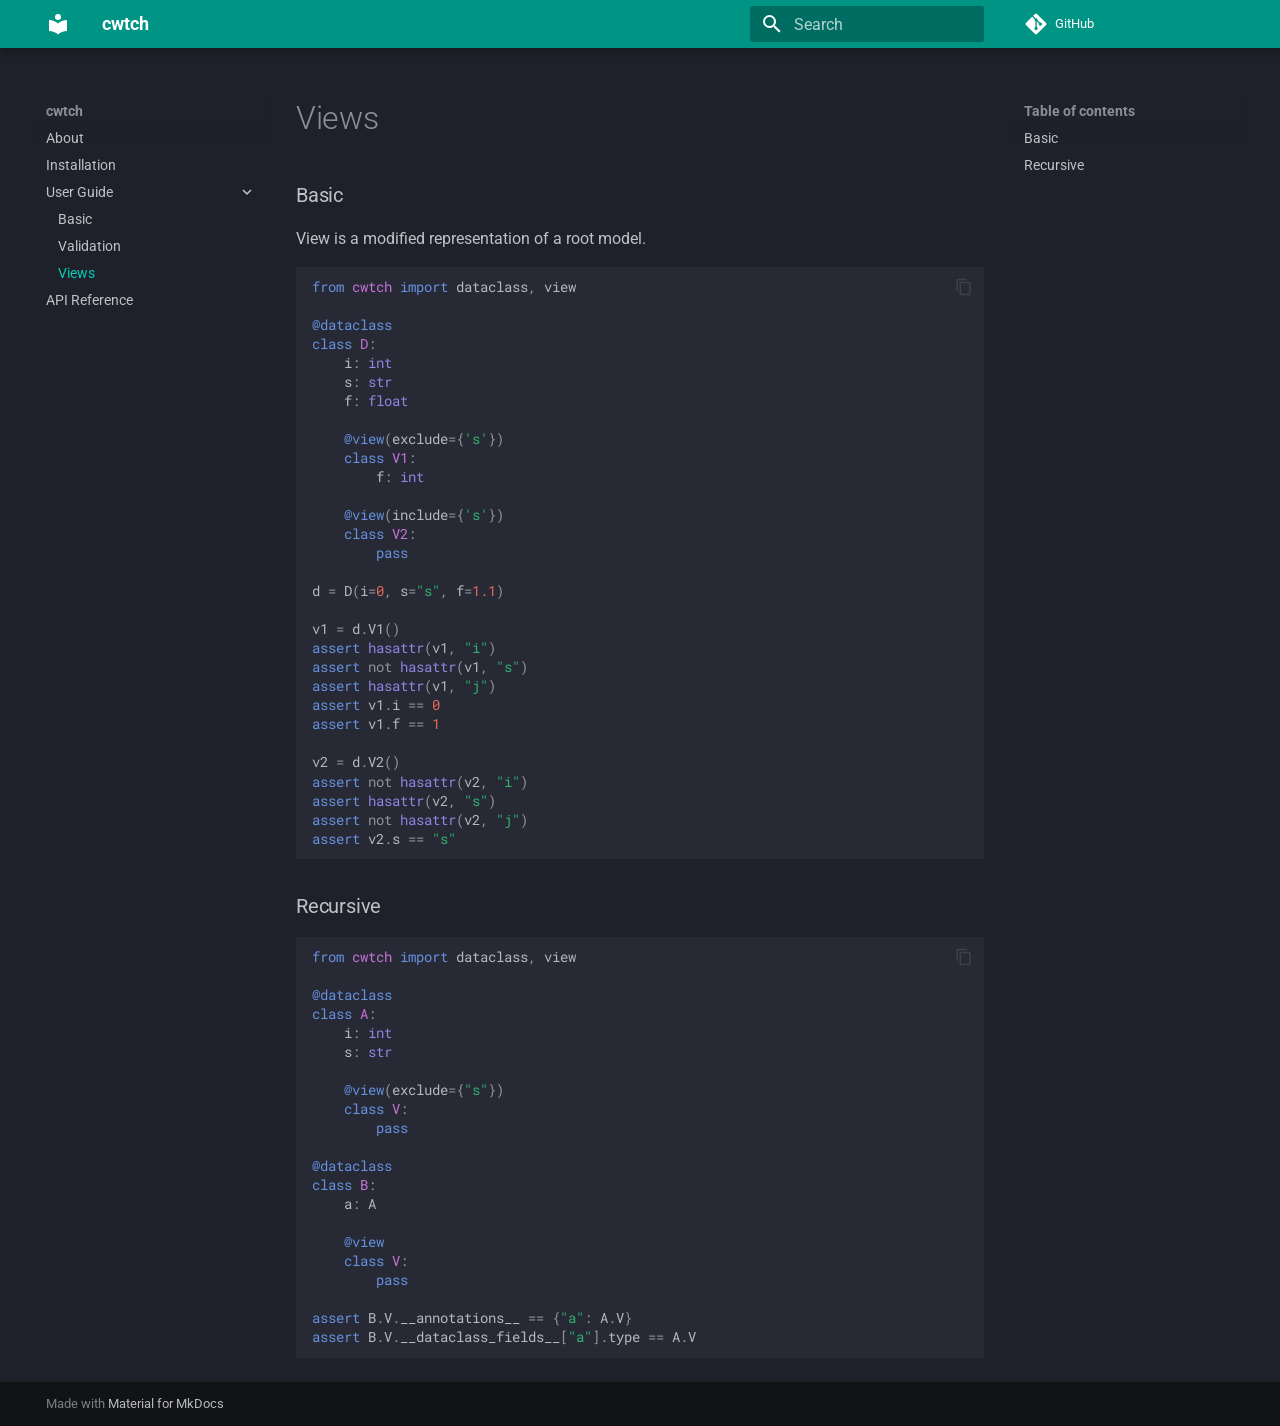
<file: user_guide/views/index.html>
<!doctype html>
<html lang="en" class="no-js">
  <head>
    
      <meta charset="utf-8">
      <meta name="viewport" content="width=device-width,initial-scale=1">
      
      
      
      
        <link rel="prev" href="../validation/">
      
      
        <link rel="next" href="../../api_reference/">
      
      
      <link rel="icon" href="../../assets/images/favicon.png">
      <meta name="generator" content="mkdocs-1.5.3, mkdocs-material-9.5.3">
    
    
      
        <title>Views - cwtch</title>
      
    
    
      <link rel="stylesheet" href="../../assets/stylesheets/main.50c56a3b.min.css">
      
        
        <link rel="stylesheet" href="../../assets/stylesheets/palette.06af60db.min.css">
      
      


    
    
      
    
    
      
        
        
        <link rel="preconnect" href="https://fonts.gstatic.com" crossorigin>
        <link rel="stylesheet" href="https://fonts.googleapis.com/css?family=Roboto:300,300i,400,400i,700,700i%7CRoboto+Mono:400,400i,700,700i&display=fallback">
        <style>:root{--md-text-font:"Roboto";--md-code-font:"Roboto Mono"}</style>
      
    
    
      <link rel="stylesheet" href="../../assets/_mkdocstrings.css">
    
    <script>__md_scope=new URL("../..",location),__md_hash=e=>[...e].reduce((e,_)=>(e<<5)-e+_.charCodeAt(0),0),__md_get=(e,_=localStorage,t=__md_scope)=>JSON.parse(_.getItem(t.pathname+"."+e)),__md_set=(e,_,t=localStorage,a=__md_scope)=>{try{t.setItem(a.pathname+"."+e,JSON.stringify(_))}catch(e){}}</script>
    
      

    
    
    
  </head>
  
  
    
    
    
    
    
    <body dir="ltr" data-md-color-scheme="slate" data-md-color-primary="teal" data-md-color-accent="light-blue">
  
    
    <input class="md-toggle" data-md-toggle="drawer" type="checkbox" id="__drawer" autocomplete="off">
    <input class="md-toggle" data-md-toggle="search" type="checkbox" id="__search" autocomplete="off">
    <label class="md-overlay" for="__drawer"></label>
    <div data-md-component="skip">
      
        
        <a href="#basic" class="md-skip">
          Skip to content
        </a>
      
    </div>
    <div data-md-component="announce">
      
    </div>
    
    
      

  

<header class="md-header md-header--shadow" data-md-component="header">
  <nav class="md-header__inner md-grid" aria-label="Header">
    <a href="../.." title="cwtch" class="md-header__button md-logo" aria-label="cwtch" data-md-component="logo">
      
  
  <svg xmlns="http://www.w3.org/2000/svg" viewBox="0 0 24 24"><path d="M12 8a3 3 0 0 0 3-3 3 3 0 0 0-3-3 3 3 0 0 0-3 3 3 3 0 0 0 3 3m0 3.54C9.64 9.35 6.5 8 3 8v11c3.5 0 6.64 1.35 9 3.54 2.36-2.19 5.5-3.54 9-3.54V8c-3.5 0-6.64 1.35-9 3.54Z"/></svg>

    </a>
    <label class="md-header__button md-icon" for="__drawer">
      
      <svg xmlns="http://www.w3.org/2000/svg" viewBox="0 0 24 24"><path d="M3 6h18v2H3V6m0 5h18v2H3v-2m0 5h18v2H3v-2Z"/></svg>
    </label>
    <div class="md-header__title" data-md-component="header-title">
      <div class="md-header__ellipsis">
        <div class="md-header__topic">
          <span class="md-ellipsis">
            cwtch
          </span>
        </div>
        <div class="md-header__topic" data-md-component="header-topic">
          <span class="md-ellipsis">
            
              Views
            
          </span>
        </div>
      </div>
    </div>
    
      
    
    
    
    
      <label class="md-header__button md-icon" for="__search">
        
        <svg xmlns="http://www.w3.org/2000/svg" viewBox="0 0 24 24"><path d="M9.5 3A6.5 6.5 0 0 1 16 9.5c0 1.61-.59 3.09-1.56 4.23l.27.27h.79l5 5-1.5 1.5-5-5v-.79l-.27-.27A6.516 6.516 0 0 1 9.5 16 6.5 6.5 0 0 1 3 9.5 6.5 6.5 0 0 1 9.5 3m0 2C7 5 5 7 5 9.5S7 14 9.5 14 14 12 14 9.5 12 5 9.5 5Z"/></svg>
      </label>
      <div class="md-search" data-md-component="search" role="dialog">
  <label class="md-search__overlay" for="__search"></label>
  <div class="md-search__inner" role="search">
    <form class="md-search__form" name="search">
      <input type="text" class="md-search__input" name="query" aria-label="Search" placeholder="Search" autocapitalize="off" autocorrect="off" autocomplete="off" spellcheck="false" data-md-component="search-query" required>
      <label class="md-search__icon md-icon" for="__search">
        
        <svg xmlns="http://www.w3.org/2000/svg" viewBox="0 0 24 24"><path d="M9.5 3A6.5 6.5 0 0 1 16 9.5c0 1.61-.59 3.09-1.56 4.23l.27.27h.79l5 5-1.5 1.5-5-5v-.79l-.27-.27A6.516 6.516 0 0 1 9.5 16 6.5 6.5 0 0 1 3 9.5 6.5 6.5 0 0 1 9.5 3m0 2C7 5 5 7 5 9.5S7 14 9.5 14 14 12 14 9.5 12 5 9.5 5Z"/></svg>
        
        <svg xmlns="http://www.w3.org/2000/svg" viewBox="0 0 24 24"><path d="M20 11v2H8l5.5 5.5-1.42 1.42L4.16 12l7.92-7.92L13.5 5.5 8 11h12Z"/></svg>
      </label>
      <nav class="md-search__options" aria-label="Search">
        
        <button type="reset" class="md-search__icon md-icon" title="Clear" aria-label="Clear" tabindex="-1">
          
          <svg xmlns="http://www.w3.org/2000/svg" viewBox="0 0 24 24"><path d="M19 6.41 17.59 5 12 10.59 6.41 5 5 6.41 10.59 12 5 17.59 6.41 19 12 13.41 17.59 19 19 17.59 13.41 12 19 6.41Z"/></svg>
        </button>
      </nav>
      
    </form>
    <div class="md-search__output">
      <div class="md-search__scrollwrap" data-md-scrollfix>
        <div class="md-search-result" data-md-component="search-result">
          <div class="md-search-result__meta">
            Initializing search
          </div>
          <ol class="md-search-result__list" role="presentation"></ol>
        </div>
      </div>
    </div>
  </div>
</div>
    
    
      <div class="md-header__source">
        <a href="https://github.com/levsh/cwtch" title="Go to repository" class="md-source" data-md-component="source">
  <div class="md-source__icon md-icon">
    
    <svg xmlns="http://www.w3.org/2000/svg" viewBox="0 0 448 512"><!--! Font Awesome Free 6.5.1 by @fontawesome - https://fontawesome.com License - https://fontawesome.com/license/free (Icons: CC BY 4.0, Fonts: SIL OFL 1.1, Code: MIT License) Copyright 2023 Fonticons, Inc.--><path d="M439.55 236.05 244 40.45a28.87 28.87 0 0 0-40.81 0l-40.66 40.63 51.52 51.52c27.06-9.14 52.68 16.77 43.39 43.68l49.66 49.66c34.23-11.8 61.18 31 35.47 56.69-26.49 26.49-70.21-2.87-56-37.34L240.22 199v121.85c25.3 12.54 22.26 41.85 9.08 55a34.34 34.34 0 0 1-48.55 0c-17.57-17.6-11.07-46.91 11.25-56v-123c-20.8-8.51-24.6-30.74-18.64-45L142.57 101 8.45 235.14a28.86 28.86 0 0 0 0 40.81l195.61 195.6a28.86 28.86 0 0 0 40.8 0l194.69-194.69a28.86 28.86 0 0 0 0-40.81z"/></svg>
  </div>
  <div class="md-source__repository">
    GitHub
  </div>
</a>
      </div>
    
  </nav>
  
</header>
    
    <div class="md-container" data-md-component="container">
      
      
        
          
        
      
      <main class="md-main" data-md-component="main">
        <div class="md-main__inner md-grid">
          
            
              
              <div class="md-sidebar md-sidebar--primary" data-md-component="sidebar" data-md-type="navigation" >
                <div class="md-sidebar__scrollwrap">
                  <div class="md-sidebar__inner">
                    



<nav class="md-nav md-nav--primary" aria-label="Navigation" data-md-level="0">
  <label class="md-nav__title" for="__drawer">
    <a href="../.." title="cwtch" class="md-nav__button md-logo" aria-label="cwtch" data-md-component="logo">
      
  
  <svg xmlns="http://www.w3.org/2000/svg" viewBox="0 0 24 24"><path d="M12 8a3 3 0 0 0 3-3 3 3 0 0 0-3-3 3 3 0 0 0-3 3 3 3 0 0 0 3 3m0 3.54C9.64 9.35 6.5 8 3 8v11c3.5 0 6.64 1.35 9 3.54 2.36-2.19 5.5-3.54 9-3.54V8c-3.5 0-6.64 1.35-9 3.54Z"/></svg>

    </a>
    cwtch
  </label>
  
    <div class="md-nav__source">
      <a href="https://github.com/levsh/cwtch" title="Go to repository" class="md-source" data-md-component="source">
  <div class="md-source__icon md-icon">
    
    <svg xmlns="http://www.w3.org/2000/svg" viewBox="0 0 448 512"><!--! Font Awesome Free 6.5.1 by @fontawesome - https://fontawesome.com License - https://fontawesome.com/license/free (Icons: CC BY 4.0, Fonts: SIL OFL 1.1, Code: MIT License) Copyright 2023 Fonticons, Inc.--><path d="M439.55 236.05 244 40.45a28.87 28.87 0 0 0-40.81 0l-40.66 40.63 51.52 51.52c27.06-9.14 52.68 16.77 43.39 43.68l49.66 49.66c34.23-11.8 61.18 31 35.47 56.69-26.49 26.49-70.21-2.87-56-37.34L240.22 199v121.85c25.3 12.54 22.26 41.85 9.08 55a34.34 34.34 0 0 1-48.55 0c-17.57-17.6-11.07-46.91 11.25-56v-123c-20.8-8.51-24.6-30.74-18.64-45L142.57 101 8.45 235.14a28.86 28.86 0 0 0 0 40.81l195.61 195.6a28.86 28.86 0 0 0 40.8 0l194.69-194.69a28.86 28.86 0 0 0 0-40.81z"/></svg>
  </div>
  <div class="md-source__repository">
    GitHub
  </div>
</a>
    </div>
  
  <ul class="md-nav__list" data-md-scrollfix>
    
      
      
  
  
  
  
    <li class="md-nav__item">
      <a href="../.." class="md-nav__link">
        
  
  <span class="md-ellipsis">
    About
  </span>
  

      </a>
    </li>
  

    
      
      
  
  
  
  
    <li class="md-nav__item">
      <a href="../../installation/" class="md-nav__link">
        
  
  <span class="md-ellipsis">
    Installation
  </span>
  

      </a>
    </li>
  

    
      
      
  
  
    
  
  
  
    
    
    
    
    
    <li class="md-nav__item md-nav__item--active md-nav__item--nested">
      
        
        
        
        <input class="md-nav__toggle md-toggle " type="checkbox" id="__nav_3" checked>
        
          
          <label class="md-nav__link" for="__nav_3" id="__nav_3_label" tabindex="0">
            
  
  <span class="md-ellipsis">
    User Guide
  </span>
  

            <span class="md-nav__icon md-icon"></span>
          </label>
        
        <nav class="md-nav" data-md-level="1" aria-labelledby="__nav_3_label" aria-expanded="true">
          <label class="md-nav__title" for="__nav_3">
            <span class="md-nav__icon md-icon"></span>
            User Guide
          </label>
          <ul class="md-nav__list" data-md-scrollfix>
            
              
                
  
  
  
  
    <li class="md-nav__item">
      <a href="../basic/" class="md-nav__link">
        
  
  <span class="md-ellipsis">
    Basic
  </span>
  

      </a>
    </li>
  

              
            
              
                
  
  
  
  
    <li class="md-nav__item">
      <a href="../validation/" class="md-nav__link">
        
  
  <span class="md-ellipsis">
    Validation
  </span>
  

      </a>
    </li>
  

              
            
              
                
  
  
    
  
  
  
    <li class="md-nav__item md-nav__item--active">
      
      <input class="md-nav__toggle md-toggle" type="checkbox" id="__toc">
      
      
      
        <label class="md-nav__link md-nav__link--active" for="__toc">
          
  
  <span class="md-ellipsis">
    Views
  </span>
  

          <span class="md-nav__icon md-icon"></span>
        </label>
      
      <a href="./" class="md-nav__link md-nav__link--active">
        
  
  <span class="md-ellipsis">
    Views
  </span>
  

      </a>
      
        

<nav class="md-nav md-nav--secondary" aria-label="Table of contents">
  
  
  
  
    <label class="md-nav__title" for="__toc">
      <span class="md-nav__icon md-icon"></span>
      Table of contents
    </label>
    <ul class="md-nav__list" data-md-component="toc" data-md-scrollfix>
      
        <li class="md-nav__item">
  <a href="#basic" class="md-nav__link">
    <span class="md-ellipsis">
      Basic
    </span>
  </a>
  
</li>
      
        <li class="md-nav__item">
  <a href="#recursive" class="md-nav__link">
    <span class="md-ellipsis">
      Recursive
    </span>
  </a>
  
</li>
      
    </ul>
  
</nav>
      
    </li>
  

              
            
          </ul>
        </nav>
      
    </li>
  

    
      
      
  
  
  
  
    <li class="md-nav__item">
      <a href="../../api_reference/" class="md-nav__link">
        
  
  <span class="md-ellipsis">
    API Reference
  </span>
  

      </a>
    </li>
  

    
  </ul>
</nav>
                  </div>
                </div>
              </div>
            
            
              
              <div class="md-sidebar md-sidebar--secondary" data-md-component="sidebar" data-md-type="toc" >
                <div class="md-sidebar__scrollwrap">
                  <div class="md-sidebar__inner">
                    

<nav class="md-nav md-nav--secondary" aria-label="Table of contents">
  
  
  
  
    <label class="md-nav__title" for="__toc">
      <span class="md-nav__icon md-icon"></span>
      Table of contents
    </label>
    <ul class="md-nav__list" data-md-component="toc" data-md-scrollfix>
      
        <li class="md-nav__item">
  <a href="#basic" class="md-nav__link">
    <span class="md-ellipsis">
      Basic
    </span>
  </a>
  
</li>
      
        <li class="md-nav__item">
  <a href="#recursive" class="md-nav__link">
    <span class="md-ellipsis">
      Recursive
    </span>
  </a>
  
</li>
      
    </ul>
  
</nav>
                  </div>
                </div>
              </div>
            
          
          
            <div class="md-content" data-md-component="content">
              <article class="md-content__inner md-typeset">
                
                  

  
  


  <h1>Views</h1>

<h3 id="basic">Basic</h3>
<p>View is a modified representation of a root model. </p>
<div class="highlight"><pre><span></span><code><a id="__codelineno-0-1" name="__codelineno-0-1" href="#__codelineno-0-1"></a><span class="kn">from</span> <span class="nn">cwtch</span> <span class="kn">import</span> <span class="n">dataclass</span><span class="p">,</span> <span class="n">view</span>
<a id="__codelineno-0-2" name="__codelineno-0-2" href="#__codelineno-0-2"></a>
<a id="__codelineno-0-3" name="__codelineno-0-3" href="#__codelineno-0-3"></a><span class="nd">@dataclass</span>
<a id="__codelineno-0-4" name="__codelineno-0-4" href="#__codelineno-0-4"></a><span class="k">class</span> <span class="nc">D</span><span class="p">:</span>
<a id="__codelineno-0-5" name="__codelineno-0-5" href="#__codelineno-0-5"></a>    <span class="n">i</span><span class="p">:</span> <span class="nb">int</span>
<a id="__codelineno-0-6" name="__codelineno-0-6" href="#__codelineno-0-6"></a>    <span class="n">s</span><span class="p">:</span> <span class="nb">str</span>
<a id="__codelineno-0-7" name="__codelineno-0-7" href="#__codelineno-0-7"></a>    <span class="n">f</span><span class="p">:</span> <span class="nb">float</span>
<a id="__codelineno-0-8" name="__codelineno-0-8" href="#__codelineno-0-8"></a>
<a id="__codelineno-0-9" name="__codelineno-0-9" href="#__codelineno-0-9"></a>    <span class="nd">@view</span><span class="p">(</span><span class="n">exclude</span><span class="o">=</span><span class="p">{</span><span class="s1">&#39;s&#39;</span><span class="p">})</span>
<a id="__codelineno-0-10" name="__codelineno-0-10" href="#__codelineno-0-10"></a>    <span class="k">class</span> <span class="nc">V1</span><span class="p">:</span>
<a id="__codelineno-0-11" name="__codelineno-0-11" href="#__codelineno-0-11"></a>        <span class="n">f</span><span class="p">:</span> <span class="nb">int</span>
<a id="__codelineno-0-12" name="__codelineno-0-12" href="#__codelineno-0-12"></a>
<a id="__codelineno-0-13" name="__codelineno-0-13" href="#__codelineno-0-13"></a>    <span class="nd">@view</span><span class="p">(</span><span class="n">include</span><span class="o">=</span><span class="p">{</span><span class="s1">&#39;s&#39;</span><span class="p">})</span>
<a id="__codelineno-0-14" name="__codelineno-0-14" href="#__codelineno-0-14"></a>    <span class="k">class</span> <span class="nc">V2</span><span class="p">:</span>
<a id="__codelineno-0-15" name="__codelineno-0-15" href="#__codelineno-0-15"></a>        <span class="k">pass</span>
<a id="__codelineno-0-16" name="__codelineno-0-16" href="#__codelineno-0-16"></a>
<a id="__codelineno-0-17" name="__codelineno-0-17" href="#__codelineno-0-17"></a><span class="n">d</span> <span class="o">=</span> <span class="n">D</span><span class="p">(</span><span class="n">i</span><span class="o">=</span><span class="mi">0</span><span class="p">,</span> <span class="n">s</span><span class="o">=</span><span class="s2">&quot;s&quot;</span><span class="p">,</span> <span class="n">f</span><span class="o">=</span><span class="mf">1.1</span><span class="p">)</span>
<a id="__codelineno-0-18" name="__codelineno-0-18" href="#__codelineno-0-18"></a>
<a id="__codelineno-0-19" name="__codelineno-0-19" href="#__codelineno-0-19"></a><span class="n">v1</span> <span class="o">=</span> <span class="n">d</span><span class="o">.</span><span class="n">V1</span><span class="p">()</span>
<a id="__codelineno-0-20" name="__codelineno-0-20" href="#__codelineno-0-20"></a><span class="k">assert</span> <span class="nb">hasattr</span><span class="p">(</span><span class="n">v1</span><span class="p">,</span> <span class="s2">&quot;i&quot;</span><span class="p">)</span>
<a id="__codelineno-0-21" name="__codelineno-0-21" href="#__codelineno-0-21"></a><span class="k">assert</span> <span class="ow">not</span> <span class="nb">hasattr</span><span class="p">(</span><span class="n">v1</span><span class="p">,</span> <span class="s2">&quot;s&quot;</span><span class="p">)</span>
<a id="__codelineno-0-22" name="__codelineno-0-22" href="#__codelineno-0-22"></a><span class="k">assert</span> <span class="nb">hasattr</span><span class="p">(</span><span class="n">v1</span><span class="p">,</span> <span class="s2">&quot;j&quot;</span><span class="p">)</span>
<a id="__codelineno-0-23" name="__codelineno-0-23" href="#__codelineno-0-23"></a><span class="k">assert</span> <span class="n">v1</span><span class="o">.</span><span class="n">i</span> <span class="o">==</span> <span class="mi">0</span>
<a id="__codelineno-0-24" name="__codelineno-0-24" href="#__codelineno-0-24"></a><span class="k">assert</span> <span class="n">v1</span><span class="o">.</span><span class="n">f</span> <span class="o">==</span> <span class="mi">1</span>
<a id="__codelineno-0-25" name="__codelineno-0-25" href="#__codelineno-0-25"></a>
<a id="__codelineno-0-26" name="__codelineno-0-26" href="#__codelineno-0-26"></a><span class="n">v2</span> <span class="o">=</span> <span class="n">d</span><span class="o">.</span><span class="n">V2</span><span class="p">()</span>
<a id="__codelineno-0-27" name="__codelineno-0-27" href="#__codelineno-0-27"></a><span class="k">assert</span> <span class="ow">not</span> <span class="nb">hasattr</span><span class="p">(</span><span class="n">v2</span><span class="p">,</span> <span class="s2">&quot;i&quot;</span><span class="p">)</span>
<a id="__codelineno-0-28" name="__codelineno-0-28" href="#__codelineno-0-28"></a><span class="k">assert</span> <span class="nb">hasattr</span><span class="p">(</span><span class="n">v2</span><span class="p">,</span> <span class="s2">&quot;s&quot;</span><span class="p">)</span>
<a id="__codelineno-0-29" name="__codelineno-0-29" href="#__codelineno-0-29"></a><span class="k">assert</span> <span class="ow">not</span> <span class="nb">hasattr</span><span class="p">(</span><span class="n">v2</span><span class="p">,</span> <span class="s2">&quot;j&quot;</span><span class="p">)</span>
<a id="__codelineno-0-30" name="__codelineno-0-30" href="#__codelineno-0-30"></a><span class="k">assert</span> <span class="n">v2</span><span class="o">.</span><span class="n">s</span> <span class="o">==</span> <span class="s2">&quot;s&quot;</span>
</code></pre></div>
<h3 id="recursive">Recursive</h3>
<div class="highlight"><pre><span></span><code><a id="__codelineno-1-1" name="__codelineno-1-1" href="#__codelineno-1-1"></a><span class="kn">from</span> <span class="nn">cwtch</span> <span class="kn">import</span> <span class="n">dataclass</span><span class="p">,</span> <span class="n">view</span>
<a id="__codelineno-1-2" name="__codelineno-1-2" href="#__codelineno-1-2"></a>
<a id="__codelineno-1-3" name="__codelineno-1-3" href="#__codelineno-1-3"></a><span class="nd">@dataclass</span>
<a id="__codelineno-1-4" name="__codelineno-1-4" href="#__codelineno-1-4"></a><span class="k">class</span> <span class="nc">A</span><span class="p">:</span>
<a id="__codelineno-1-5" name="__codelineno-1-5" href="#__codelineno-1-5"></a>    <span class="n">i</span><span class="p">:</span> <span class="nb">int</span>
<a id="__codelineno-1-6" name="__codelineno-1-6" href="#__codelineno-1-6"></a>    <span class="n">s</span><span class="p">:</span> <span class="nb">str</span>
<a id="__codelineno-1-7" name="__codelineno-1-7" href="#__codelineno-1-7"></a>
<a id="__codelineno-1-8" name="__codelineno-1-8" href="#__codelineno-1-8"></a>    <span class="nd">@view</span><span class="p">(</span><span class="n">exclude</span><span class="o">=</span><span class="p">{</span><span class="s2">&quot;s&quot;</span><span class="p">})</span>
<a id="__codelineno-1-9" name="__codelineno-1-9" href="#__codelineno-1-9"></a>    <span class="k">class</span> <span class="nc">V</span><span class="p">:</span>
<a id="__codelineno-1-10" name="__codelineno-1-10" href="#__codelineno-1-10"></a>        <span class="k">pass</span>
<a id="__codelineno-1-11" name="__codelineno-1-11" href="#__codelineno-1-11"></a>
<a id="__codelineno-1-12" name="__codelineno-1-12" href="#__codelineno-1-12"></a><span class="nd">@dataclass</span>
<a id="__codelineno-1-13" name="__codelineno-1-13" href="#__codelineno-1-13"></a><span class="k">class</span> <span class="nc">B</span><span class="p">:</span>
<a id="__codelineno-1-14" name="__codelineno-1-14" href="#__codelineno-1-14"></a>    <span class="n">a</span><span class="p">:</span> <span class="n">A</span>
<a id="__codelineno-1-15" name="__codelineno-1-15" href="#__codelineno-1-15"></a>
<a id="__codelineno-1-16" name="__codelineno-1-16" href="#__codelineno-1-16"></a>    <span class="nd">@view</span>
<a id="__codelineno-1-17" name="__codelineno-1-17" href="#__codelineno-1-17"></a>    <span class="k">class</span> <span class="nc">V</span><span class="p">:</span>
<a id="__codelineno-1-18" name="__codelineno-1-18" href="#__codelineno-1-18"></a>        <span class="k">pass</span>
<a id="__codelineno-1-19" name="__codelineno-1-19" href="#__codelineno-1-19"></a>
<a id="__codelineno-1-20" name="__codelineno-1-20" href="#__codelineno-1-20"></a><span class="k">assert</span> <span class="n">B</span><span class="o">.</span><span class="n">V</span><span class="o">.</span><span class="vm">__annotations__</span> <span class="o">==</span> <span class="p">{</span><span class="s2">&quot;a&quot;</span><span class="p">:</span> <span class="n">A</span><span class="o">.</span><span class="n">V</span><span class="p">}</span>
<a id="__codelineno-1-21" name="__codelineno-1-21" href="#__codelineno-1-21"></a><span class="k">assert</span> <span class="n">B</span><span class="o">.</span><span class="n">V</span><span class="o">.</span><span class="n">__dataclass_fields__</span><span class="p">[</span><span class="s2">&quot;a&quot;</span><span class="p">]</span><span class="o">.</span><span class="n">type</span> <span class="o">==</span> <span class="n">A</span><span class="o">.</span><span class="n">V</span>
</code></pre></div>












                
              </article>
            </div>
          
          
<script>var target=document.getElementById(location.hash.slice(1));target&&target.name&&(target.checked=target.name.startsWith("__tabbed_"))</script>
        </div>
        
      </main>
      
        <footer class="md-footer">
  
  <div class="md-footer-meta md-typeset">
    <div class="md-footer-meta__inner md-grid">
      <div class="md-copyright">
  
  
    Made with
    <a href="https://squidfunk.github.io/mkdocs-material/" target="_blank" rel="noopener">
      Material for MkDocs
    </a>
  
</div>
      
    </div>
  </div>
</footer>
      
    </div>
    <div class="md-dialog" data-md-component="dialog">
      <div class="md-dialog__inner md-typeset"></div>
    </div>
    
    
    <script id="__config" type="application/json">{"base": "../..", "features": ["content.code.copy"], "search": "../../assets/javascripts/workers/search.f886a092.min.js", "translations": {"clipboard.copied": "Copied to clipboard", "clipboard.copy": "Copy to clipboard", "search.result.more.one": "1 more on this page", "search.result.more.other": "# more on this page", "search.result.none": "No matching documents", "search.result.one": "1 matching document", "search.result.other": "# matching documents", "search.result.placeholder": "Type to start searching", "search.result.term.missing": "Missing", "select.version": "Select version"}}</script>
    
    
      <script src="../../assets/javascripts/bundle.d7c377c4.min.js"></script>
      
    
  </body>
</html>
</file>
<file: assets/_mkdocstrings.css>
/* Avoid breaking parameter names, etc. in table cells. */
.doc-contents td code {
  word-break: normal !important;
}

/* No line break before first paragraph of descriptions. */
.doc-md-description,
.doc-md-description>p:first-child {
  display: inline;
}

/* Max width for docstring sections tables. */
.doc .md-typeset__table,
.doc .md-typeset__table table {
  display: table !important;
  width: 100%;
}

.doc .md-typeset__table tr {
  display: table-row;
}

/* Defaults in Spacy table style. */
.doc-param-default {
  float: right;
}

/* Symbols in Navigation and ToC. */
:root,
[data-md-color-scheme="default"] {
  --doc-symbol-attribute-fg-color: #953800;
  --doc-symbol-function-fg-color: #8250df;
  --doc-symbol-method-fg-color: #8250df;
  --doc-symbol-class-fg-color: #0550ae;
  --doc-symbol-module-fg-color: #5cad0f;

  --doc-symbol-attribute-bg-color: #9538001a;
  --doc-symbol-function-bg-color: #8250df1a;
  --doc-symbol-method-bg-color: #8250df1a;
  --doc-symbol-class-bg-color: #0550ae1a;
  --doc-symbol-module-bg-color: #5cad0f1a;
}

[data-md-color-scheme="slate"] {
  --doc-symbol-attribute-fg-color: #ffa657;
  --doc-symbol-function-fg-color: #d2a8ff;
  --doc-symbol-method-fg-color: #d2a8ff;
  --doc-symbol-class-fg-color: #79c0ff;
  --doc-symbol-module-fg-color: #baff79;

  --doc-symbol-attribute-bg-color: #ffa6571a;
  --doc-symbol-function-bg-color: #d2a8ff1a;
  --doc-symbol-method-bg-color: #d2a8ff1a;
  --doc-symbol-class-bg-color: #79c0ff1a;
  --doc-symbol-module-bg-color: #baff791a;
}

code.doc-symbol {
  border-radius: .1rem;
  font-size: .85em;
  padding: 0 .3em;
  font-weight: bold;
}

code.doc-symbol-attribute {
  color: var(--doc-symbol-attribute-fg-color);
  background-color: var(--doc-symbol-attribute-bg-color);
}

code.doc-symbol-attribute::after {
  content: "attr";
}

code.doc-symbol-function {
  color: var(--doc-symbol-function-fg-color);
  background-color: var(--doc-symbol-function-bg-color);
}

code.doc-symbol-function::after {
  content: "func";
}

code.doc-symbol-method {
  color: var(--doc-symbol-method-fg-color);
  background-color: var(--doc-symbol-method-bg-color);
}

code.doc-symbol-method::after {
  content: "meth";
}

code.doc-symbol-class {
  color: var(--doc-symbol-class-fg-color);
  background-color: var(--doc-symbol-class-bg-color);
}

code.doc-symbol-class::after {
  content: "class";
}

code.doc-symbol-module {
  color: var(--doc-symbol-module-fg-color);
  background-color: var(--doc-symbol-module-bg-color);
}

code.doc-symbol-module::after {
  content: "mod";
}
</file>
<file: assets/stylesheets/main.50c56a3b.min.css>
@charset "UTF-8";html{-webkit-text-size-adjust:none;-moz-text-size-adjust:none;text-size-adjust:none;box-sizing:border-box}*,:after,:before{box-sizing:inherit}@media (prefers-reduced-motion){*,:after,:before{transition:none!important}}body{margin:0}a,button,input,label{-webkit-tap-highlight-color:transparent}a{color:inherit;text-decoration:none}hr{border:0;box-sizing:initial;display:block;height:.05rem;overflow:visible;padding:0}small{font-size:80%}sub,sup{line-height:1em}img{border-style:none}table{border-collapse:initial;border-spacing:0}td,th{font-weight:400;vertical-align:top}button{background:#0000;border:0;font-family:inherit;font-size:inherit;margin:0;padding:0}input{border:0;outline:none}:root{--md-primary-fg-color:#4051b5;--md-primary-fg-color--light:#5d6cc0;--md-primary-fg-color--dark:#303fa1;--md-primary-bg-color:#fff;--md-primary-bg-color--light:#ffffffb3;--md-accent-fg-color:#526cfe;--md-accent-fg-color--transparent:#526cfe1a;--md-accent-bg-color:#fff;--md-accent-bg-color--light:#ffffffb3}[data-md-color-scheme=default]{color-scheme:light}[data-md-color-scheme=default] img[src$="#gh-dark-mode-only"],[data-md-color-scheme=default] img[src$="#only-dark"]{display:none}:root,[data-md-color-scheme=default]{--md-hue:225deg;--md-default-fg-color:#000000de;--md-default-fg-color--light:#0000008a;--md-default-fg-color--lighter:#00000052;--md-default-fg-color--lightest:#00000012;--md-default-bg-color:#fff;--md-default-bg-color--light:#ffffffb3;--md-default-bg-color--lighter:#ffffff4d;--md-default-bg-color--lightest:#ffffff1f;--md-code-fg-color:#36464e;--md-code-bg-color:#f5f5f5;--md-code-hl-color:#4287ff;--md-code-hl-color--light:#4287ff1a;--md-code-hl-number-color:#d52a2a;--md-code-hl-special-color:#db1457;--md-code-hl-function-color:#a846b9;--md-code-hl-constant-color:#6e59d9;--md-code-hl-keyword-color:#3f6ec6;--md-code-hl-string-color:#1c7d4d;--md-code-hl-name-color:var(--md-code-fg-color);--md-code-hl-operator-color:var(--md-default-fg-color--light);--md-code-hl-punctuation-color:var(--md-default-fg-color--light);--md-code-hl-comment-color:var(--md-default-fg-color--light);--md-code-hl-generic-color:var(--md-default-fg-color--light);--md-code-hl-variable-color:var(--md-default-fg-color--light);--md-typeset-color:var(--md-default-fg-color);--md-typeset-a-color:var(--md-primary-fg-color);--md-typeset-del-color:#f5503d26;--md-typeset-ins-color:#0bd57026;--md-typeset-kbd-color:#fafafa;--md-typeset-kbd-accent-color:#fff;--md-typeset-kbd-border-color:#b8b8b8;--md-typeset-mark-color:#ffff0080;--md-typeset-table-color:#0000001f;--md-typeset-table-color--light:rgba(0,0,0,.035);--md-admonition-fg-color:var(--md-default-fg-color);--md-admonition-bg-color:var(--md-default-bg-color);--md-warning-fg-color:#000000de;--md-warning-bg-color:#ff9;--md-footer-fg-color:#fff;--md-footer-fg-color--light:#ffffffb3;--md-footer-fg-color--lighter:#ffffff73;--md-footer-bg-color:#000000de;--md-footer-bg-color--dark:#00000052;--md-shadow-z1:0 0.2rem 0.5rem #0000000d,0 0 0.05rem #0000001a;--md-shadow-z2:0 0.2rem 0.5rem #0000001a,0 0 0.05rem #00000040;--md-shadow-z3:0 0.2rem 0.5rem #0003,0 0 0.05rem #00000059}.md-icon svg{fill:currentcolor;display:block;height:1.2rem;width:1.2rem}body{-webkit-font-smoothing:antialiased;-moz-osx-font-smoothing:grayscale;--md-text-font-family:var(--md-text-font,_),-apple-system,BlinkMacSystemFont,Helvetica,Arial,sans-serif;--md-code-font-family:var(--md-code-font,_),SFMono-Regular,Consolas,Menlo,monospace}aside,body,input{font-feature-settings:"kern","liga";color:var(--md-typeset-color);font-family:var(--md-text-font-family)}code,kbd,pre{font-feature-settings:"kern";font-family:var(--md-code-font-family)}:root{--md-typeset-table-sort-icon:url('data:image/svg+xml;charset=utf-8,<svg xmlns="http://www.w3.org/2000/svg" viewBox="0 0 24 24"><path d="m18 21-4-4h3V7h-3l4-4 4 4h-3v10h3M2 19v-2h10v2M2 13v-2h7v2M2 7V5h4v2H2Z"/></svg>');--md-typeset-table-sort-icon--asc:url('data:image/svg+xml;charset=utf-8,<svg xmlns="http://www.w3.org/2000/svg" viewBox="0 0 24 24"><path d="M19 17h3l-4 4-4-4h3V3h2M2 17h10v2H2M6 5v2H2V5m0 6h7v2H2v-2Z"/></svg>');--md-typeset-table-sort-icon--desc:url('data:image/svg+xml;charset=utf-8,<svg xmlns="http://www.w3.org/2000/svg" viewBox="0 0 24 24"><path d="M19 7h3l-4-4-4 4h3v14h2M2 17h10v2H2M6 5v2H2V5m0 6h7v2H2v-2Z"/></svg>')}.md-typeset{-webkit-print-color-adjust:exact;color-adjust:exact;font-size:.8rem;line-height:1.6}@media print{.md-typeset{font-size:.68rem}}.md-typeset blockquote,.md-typeset dl,.md-typeset figure,.md-typeset ol,.md-typeset pre,.md-typeset ul{margin-bottom:1em;margin-top:1em}.md-typeset h1{color:var(--md-default-fg-color--light);font-size:2em;line-height:1.3;margin:0 0 1.25em}.md-typeset h1,.md-typeset h2{font-weight:300;letter-spacing:-.01em}.md-typeset h2{font-size:1.5625em;line-height:1.4;margin:1.6em 0 .64em}.md-typeset h3{font-size:1.25em;font-weight:400;letter-spacing:-.01em;line-height:1.5;margin:1.6em 0 .8em}.md-typeset h2+h3{margin-top:.8em}.md-typeset h4{font-weight:700;letter-spacing:-.01em;margin:1em 0}.md-typeset h5,.md-typeset h6{color:var(--md-default-fg-color--light);font-size:.8em;font-weight:700;letter-spacing:-.01em;margin:1.25em 0}.md-typeset h5{text-transform:uppercase}.md-typeset hr{border-bottom:.05rem solid var(--md-default-fg-color--lightest);display:flow-root;margin:1.5em 0}.md-typeset a{color:var(--md-typeset-a-color);word-break:break-word}.md-typeset a,.md-typeset a:before{transition:color 125ms}.md-typeset a:focus,.md-typeset a:hover{color:var(--md-accent-fg-color)}.md-typeset a:focus code,.md-typeset a:hover code{background-color:var(--md-accent-fg-color--transparent)}.md-typeset a code{color:currentcolor;transition:background-color 125ms}.md-typeset a.focus-visible{outline-color:var(--md-accent-fg-color);outline-offset:.2rem}.md-typeset code,.md-typeset kbd,.md-typeset pre{color:var(--md-code-fg-color);direction:ltr;font-variant-ligatures:none}@media print{.md-typeset code,.md-typeset kbd,.md-typeset pre{white-space:pre-wrap}}.md-typeset code{background-color:var(--md-code-bg-color);border-radius:.1rem;-webkit-box-decoration-break:clone;box-decoration-break:clone;font-size:.85em;padding:0 .2941176471em;word-break:break-word}.md-typeset code:not(.focus-visible){-webkit-tap-highlight-color:transparent;outline:none}.md-typeset pre{display:flow-root;line-height:1.4;position:relative}.md-typeset pre>code{-webkit-box-decoration-break:slice;box-decoration-break:slice;box-shadow:none;display:block;margin:0;outline-color:var(--md-accent-fg-color);overflow:auto;padding:.7720588235em 1.1764705882em;scrollbar-color:var(--md-default-fg-color--lighter) #0000;scrollbar-width:thin;touch-action:auto;word-break:normal}.md-typeset pre>code:hover{scrollbar-color:var(--md-accent-fg-color) #0000}.md-typeset pre>code::-webkit-scrollbar{height:.2rem;width:.2rem}.md-typeset pre>code::-webkit-scrollbar-thumb{background-color:var(--md-default-fg-color--lighter)}.md-typeset pre>code::-webkit-scrollbar-thumb:hover{background-color:var(--md-accent-fg-color)}.md-typeset kbd{background-color:var(--md-typeset-kbd-color);border-radius:.1rem;box-shadow:0 .1rem 0 .05rem var(--md-typeset-kbd-border-color),0 .1rem 0 var(--md-typeset-kbd-border-color),0 -.1rem .2rem var(--md-typeset-kbd-accent-color) inset;color:var(--md-default-fg-color);display:inline-block;font-size:.75em;padding:0 .6666666667em;vertical-align:text-top;word-break:break-word}.md-typeset mark{background-color:var(--md-typeset-mark-color);-webkit-box-decoration-break:clone;box-decoration-break:clone;color:inherit;word-break:break-word}.md-typeset abbr{border-bottom:.05rem dotted var(--md-default-fg-color--light);cursor:help;text-decoration:none}.md-typeset small{opacity:.75}[dir=ltr] .md-typeset sub,[dir=ltr] .md-typeset sup{margin-left:.078125em}[dir=rtl] .md-typeset sub,[dir=rtl] .md-typeset sup{margin-right:.078125em}[dir=ltr] .md-typeset blockquote{padding-left:.6rem}[dir=rtl] .md-typeset blockquote{padding-right:.6rem}[dir=ltr] .md-typeset blockquote{border-left:.2rem solid var(--md-default-fg-color--lighter)}[dir=rtl] .md-typeset blockquote{border-right:.2rem solid var(--md-default-fg-color--lighter)}.md-typeset blockquote{color:var(--md-default-fg-color--light);margin-left:0;margin-right:0}.md-typeset ul{list-style-type:disc}[dir=ltr] .md-typeset ol,[dir=ltr] .md-typeset ul{margin-left:.625em}[dir=rtl] .md-typeset ol,[dir=rtl] .md-typeset ul{margin-right:.625em}.md-typeset ol,.md-typeset ul{padding:0}.md-typeset ol:not([hidden]),.md-typeset ul:not([hidden]){display:flow-root}.md-typeset ol ol,.md-typeset ul ol{list-style-type:lower-alpha}.md-typeset ol ol ol,.md-typeset ul ol ol{list-style-type:lower-roman}[dir=ltr] .md-typeset ol li,[dir=ltr] .md-typeset ul li{margin-left:1.25em}[dir=rtl] .md-typeset ol li,[dir=rtl] .md-typeset ul li{margin-right:1.25em}.md-typeset ol li,.md-typeset ul li{margin-bottom:.5em}.md-typeset ol li blockquote,.md-typeset ol li p,.md-typeset ul li blockquote,.md-typeset ul li p{margin:.5em 0}.md-typeset ol li:last-child,.md-typeset ul li:last-child{margin-bottom:0}[dir=ltr] .md-typeset ol li ol,[dir=ltr] .md-typeset ol li ul,[dir=ltr] .md-typeset ul li ol,[dir=ltr] .md-typeset ul li ul{margin-left:.625em}[dir=rtl] .md-typeset ol li ol,[dir=rtl] .md-typeset ol li ul,[dir=rtl] .md-typeset ul li ol,[dir=rtl] .md-typeset ul li ul{margin-right:.625em}.md-typeset ol li ol,.md-typeset ol li ul,.md-typeset ul li ol,.md-typeset ul li ul{margin-bottom:.5em;margin-top:.5em}[dir=ltr] .md-typeset dd{margin-left:1.875em}[dir=rtl] .md-typeset dd{margin-right:1.875em}.md-typeset dd{margin-bottom:1.5em;margin-top:1em}.md-typeset img,.md-typeset svg,.md-typeset video{height:auto;max-width:100%}.md-typeset img[align=left]{margin:1em 1em 1em 0}.md-typeset img[align=right]{margin:1em 0 1em 1em}.md-typeset img[align]:only-child{margin-top:0}.md-typeset figure{display:flow-root;margin:1em auto;max-width:100%;text-align:center;width:-webkit-fit-content;width:-moz-fit-content;width:fit-content}.md-typeset figure img{display:block}.md-typeset figcaption{font-style:italic;margin:1em auto;max-width:24rem}.md-typeset iframe{max-width:100%}.md-typeset table:not([class]){background-color:var(--md-default-bg-color);border:.05rem solid var(--md-typeset-table-color);border-radius:.1rem;display:inline-block;font-size:.64rem;max-width:100%;overflow:auto;touch-action:auto}@media print{.md-typeset table:not([class]){display:table}}.md-typeset table:not([class])+*{margin-top:1.5em}.md-typeset table:not([class]) td>:first-child,.md-typeset table:not([class]) th>:first-child{margin-top:0}.md-typeset table:not([class]) td>:last-child,.md-typeset table:not([class]) th>:last-child{margin-bottom:0}.md-typeset table:not([class]) td:not([align]),.md-typeset table:not([class]) th:not([align]){text-align:left}[dir=rtl] .md-typeset table:not([class]) td:not([align]),[dir=rtl] .md-typeset table:not([class]) th:not([align]){text-align:right}.md-typeset table:not([class]) th{font-weight:700;min-width:5rem;padding:.9375em 1.25em;vertical-align:top}.md-typeset table:not([class]) td{border-top:.05rem solid var(--md-typeset-table-color);padding:.9375em 1.25em;vertical-align:top}.md-typeset table:not([class]) tbody tr{transition:background-color 125ms}.md-typeset table:not([class]) tbody tr:hover{background-color:var(--md-typeset-table-color--light);box-shadow:0 .05rem 0 var(--md-default-bg-color) inset}.md-typeset table:not([class]) a{word-break:normal}.md-typeset table th[role=columnheader]{cursor:pointer}[dir=ltr] .md-typeset table th[role=columnheader]:after{margin-left:.5em}[dir=rtl] .md-typeset table th[role=columnheader]:after{margin-right:.5em}.md-typeset table th[role=columnheader]:after{content:"";display:inline-block;height:1.2em;-webkit-mask-image:var(--md-typeset-table-sort-icon);mask-image:var(--md-typeset-table-sort-icon);-webkit-mask-repeat:no-repeat;mask-repeat:no-repeat;-webkit-mask-size:contain;mask-size:contain;transition:background-color 125ms;vertical-align:text-bottom;width:1.2em}.md-typeset table th[role=columnheader]:hover:after{background-color:var(--md-default-fg-color--lighter)}.md-typeset table th[role=columnheader][aria-sort=ascending]:after{background-color:var(--md-default-fg-color--light);-webkit-mask-image:var(--md-typeset-table-sort-icon--asc);mask-image:var(--md-typeset-table-sort-icon--asc)}.md-typeset table th[role=columnheader][aria-sort=descending]:after{background-color:var(--md-default-fg-color--light);-webkit-mask-image:var(--md-typeset-table-sort-icon--desc);mask-image:var(--md-typeset-table-sort-icon--desc)}.md-typeset__scrollwrap{margin:1em -.8rem;overflow-x:auto;touch-action:auto}.md-typeset__table{display:inline-block;margin-bottom:.5em;padding:0 .8rem}@media print{.md-typeset__table{display:block}}html .md-typeset__table table{display:table;margin:0;overflow:hidden;width:100%}@media screen and (max-width:44.984375em){.md-content__inner>pre{margin:1em -.8rem}.md-content__inner>pre code{border-radius:0}}.md-typeset .md-author{border-radius:100%;display:block;flex-shrink:0;height:1.6rem;overflow:hidden;position:relative;transition:color 125ms,transform 125ms;width:1.6rem}.md-typeset .md-author img{display:block}.md-typeset .md-author--more{background:var(--md-default-fg-color--lightest);color:var(--md-default-fg-color--lighter);font-size:.6rem;font-weight:700;line-height:1.6rem;text-align:center}.md-typeset .md-author--long{height:2.4rem;width:2.4rem}.md-typeset a.md-author{transform:scale(1)}.md-typeset a.md-author img{filter:grayscale(100%) opacity(75%);transition:filter 125ms}.md-typeset a.md-author:focus,.md-typeset a.md-author:hover{transform:scale(1.1);z-index:1}.md-typeset a.md-author:focus img,.md-typeset a.md-author:hover img{filter:grayscale(0)}.md-banner{background-color:var(--md-footer-bg-color);color:var(--md-footer-fg-color);overflow:auto}@media print{.md-banner{display:none}}.md-banner--warning{background-color:var(--md-warning-bg-color);color:var(--md-warning-fg-color)}.md-banner__inner{font-size:.7rem;margin:.6rem auto;padding:0 .8rem}[dir=ltr] .md-banner__button{float:right}[dir=rtl] .md-banner__button{float:left}.md-banner__button{color:inherit;cursor:pointer;transition:opacity .25s}.no-js .md-banner__button{display:none}.md-banner__button:hover{opacity:.7}html{font-size:125%;height:100%;overflow-x:hidden}@media screen and (min-width:100em){html{font-size:137.5%}}@media screen and (min-width:125em){html{font-size:150%}}body{background-color:var(--md-default-bg-color);display:flex;flex-direction:column;font-size:.5rem;min-height:100%;position:relative;width:100%}@media print{body{display:block}}@media screen and (max-width:59.984375em){body[data-md-scrolllock]{position:fixed}}.md-grid{margin-left:auto;margin-right:auto;max-width:61rem}.md-container{display:flex;flex-direction:column;flex-grow:1}@media print{.md-container{display:block}}.md-main{flex-grow:1}.md-main__inner{display:flex;height:100%;margin-top:1.5rem}.md-ellipsis{overflow:hidden;text-overflow:ellipsis}.md-toggle{display:none}.md-option{height:0;opacity:0;position:absolute;width:0}.md-option:checked+label:not([hidden]){display:block}.md-option.focus-visible+label{outline-color:var(--md-accent-fg-color);outline-style:auto}.md-skip{background-color:var(--md-default-fg-color);border-radius:.1rem;color:var(--md-default-bg-color);font-size:.64rem;margin:.5rem;opacity:0;outline-color:var(--md-accent-fg-color);padding:.3rem .5rem;position:fixed;transform:translateY(.4rem);z-index:-1}.md-skip:focus{opacity:1;transform:translateY(0);transition:transform .25s cubic-bezier(.4,0,.2,1),opacity 175ms 75ms;z-index:10}@page{margin:25mm}:root{--md-clipboard-icon:url('data:image/svg+xml;charset=utf-8,<svg xmlns="http://www.w3.org/2000/svg" viewBox="0 0 24 24"><path d="M19 21H8V7h11m0-2H8a2 2 0 0 0-2 2v14a2 2 0 0 0 2 2h11a2 2 0 0 0 2-2V7a2 2 0 0 0-2-2m-3-4H4a2 2 0 0 0-2 2v14h2V3h12V1Z"/></svg>')}.md-clipboard{border-radius:.1rem;color:var(--md-default-fg-color--lightest);cursor:pointer;height:1.5em;outline-color:var(--md-accent-fg-color);outline-offset:.1rem;position:absolute;right:.5em;top:.5em;transition:color .25s;width:1.5em;z-index:1}@media print{.md-clipboard{display:none}}.md-clipboard:not(.focus-visible){-webkit-tap-highlight-color:transparent;outline:none}:hover>.md-clipboard{color:var(--md-default-fg-color--light)}.md-clipboard:focus,.md-clipboard:hover{color:var(--md-accent-fg-color)}.md-clipboard:after{background-color:currentcolor;content:"";display:block;height:1.125em;margin:0 auto;-webkit-mask-image:var(--md-clipboard-icon);mask-image:var(--md-clipboard-icon);-webkit-mask-position:center;mask-position:center;-webkit-mask-repeat:no-repeat;mask-repeat:no-repeat;-webkit-mask-size:contain;mask-size:contain;width:1.125em}.md-clipboard--inline{cursor:pointer}.md-clipboard--inline code{transition:color .25s,background-color .25s}.md-clipboard--inline:focus code,.md-clipboard--inline:hover code{background-color:var(--md-accent-fg-color--transparent);color:var(--md-accent-fg-color)}@keyframes consent{0%{opacity:0;transform:translateY(100%)}to{opacity:1;transform:translateY(0)}}@keyframes overlay{0%{opacity:0}to{opacity:1}}.md-consent__overlay{animation:overlay .25s both;-webkit-backdrop-filter:blur(.1rem);backdrop-filter:blur(.1rem);background-color:#0000008a;height:100%;opacity:1;position:fixed;top:0;width:100%;z-index:5}.md-consent__inner{animation:consent .5s cubic-bezier(.1,.7,.1,1) both;background-color:var(--md-default-bg-color);border:0;border-radius:.1rem;bottom:0;box-shadow:0 0 .2rem #0000001a,0 .2rem .4rem #0003;max-height:100%;overflow:auto;padding:0;position:fixed;width:100%;z-index:5}.md-consent__form{padding:.8rem}.md-consent__settings{display:none;margin:1em 0}input:checked+.md-consent__settings{display:block}.md-consent__controls{margin-bottom:.8rem}.md-typeset .md-consent__controls .md-button{display:inline}@media screen and (max-width:44.984375em){.md-typeset .md-consent__controls .md-button{display:block;margin-top:.4rem;text-align:center;width:100%}}.md-consent label{cursor:pointer}.md-content{flex-grow:1;min-width:0}.md-content__inner{margin:0 .8rem 1.2rem;padding-top:.6rem}@media screen and (min-width:76.25em){[dir=ltr] .md-sidebar--primary:not([hidden])~.md-content>.md-content__inner{margin-left:1.2rem}[dir=ltr] .md-sidebar--secondary:not([hidden])~.md-content>.md-content__inner,[dir=rtl] .md-sidebar--primary:not([hidden])~.md-content>.md-content__inner{margin-right:1.2rem}[dir=rtl] .md-sidebar--secondary:not([hidden])~.md-content>.md-content__inner{margin-left:1.2rem}}.md-content__inner:before{content:"";display:block;height:.4rem}.md-content__inner>:last-child{margin-bottom:0}[dir=ltr] .md-content__button{float:right}[dir=rtl] .md-content__button{float:left}[dir=ltr] .md-content__button{margin-left:.4rem}[dir=rtl] .md-content__button{margin-right:.4rem}.md-content__button{margin:.4rem 0;padding:0}@media print{.md-content__button{display:none}}.md-typeset .md-content__button{color:var(--md-default-fg-color--lighter)}.md-content__button svg{display:inline;vertical-align:top}[dir=rtl] .md-content__button svg{transform:scaleX(-1)}[dir=ltr] .md-dialog{right:.8rem}[dir=rtl] .md-dialog{left:.8rem}.md-dialog{background-color:var(--md-default-fg-color);border-radius:.1rem;bottom:.8rem;box-shadow:var(--md-shadow-z3);min-width:11.1rem;opacity:0;padding:.4rem .6rem;pointer-events:none;position:fixed;transform:translateY(100%);transition:transform 0ms .4s,opacity .4s;z-index:4}@media print{.md-dialog{display:none}}.md-dialog--active{opacity:1;pointer-events:auto;transform:translateY(0);transition:transform .4s cubic-bezier(.075,.85,.175,1),opacity .4s}.md-dialog__inner{color:var(--md-default-bg-color);font-size:.7rem}.md-feedback{margin:2em 0 1em;text-align:center}.md-feedback fieldset{border:none;margin:0;padding:0}.md-feedback__title{font-weight:700;margin:1em auto}.md-feedback__inner{position:relative}.md-feedback__list{display:flex;flex-wrap:wrap;place-content:baseline center;position:relative}.md-feedback__list:hover .md-icon:not(:disabled){color:var(--md-default-fg-color--lighter)}:disabled .md-feedback__list{min-height:1.8rem}.md-feedback__icon{color:var(--md-default-fg-color--light);cursor:pointer;flex-shrink:0;margin:0 .1rem;transition:color 125ms}.md-feedback__icon:not(:disabled).md-icon:hover{color:var(--md-accent-fg-color)}.md-feedback__icon:disabled{color:var(--md-default-fg-color--lightest);pointer-events:none}.md-feedback__note{opacity:0;position:relative;transform:translateY(.4rem);transition:transform .4s cubic-bezier(.1,.7,.1,1),opacity .15s}.md-feedback__note>*{margin:0 auto;max-width:16rem}:disabled .md-feedback__note{opacity:1;transform:translateY(0)}.md-footer{background-color:var(--md-footer-bg-color);color:var(--md-footer-fg-color)}@media print{.md-footer{display:none}}.md-footer__inner{justify-content:space-between;overflow:auto;padding:.2rem}.md-footer__inner:not([hidden]){display:flex}.md-footer__link{align-items:end;display:flex;flex-grow:0.01;margin-bottom:.4rem;margin-top:1rem;max-width:100%;outline-color:var(--md-accent-fg-color);overflow:hidden;transition:opacity .25s}.md-footer__link:focus,.md-footer__link:hover{opacity:.7}[dir=rtl] .md-footer__link svg{transform:scaleX(-1)}@media screen and (max-width:44.984375em){.md-footer__link--prev{flex-shrink:0}.md-footer__link--prev .md-footer__title{display:none}}[dir=ltr] .md-footer__link--next{margin-left:auto}[dir=rtl] .md-footer__link--next{margin-right:auto}.md-footer__link--next{text-align:right}[dir=rtl] .md-footer__link--next{text-align:left}.md-footer__title{flex-grow:1;font-size:.9rem;margin-bottom:.7rem;max-width:calc(100% - 2.4rem);padding:0 1rem;white-space:nowrap}.md-footer__button{margin:.2rem;padding:.4rem}.md-footer__direction{font-size:.64rem;opacity:.7}.md-footer-meta{background-color:var(--md-footer-bg-color--dark)}.md-footer-meta__inner{display:flex;flex-wrap:wrap;justify-content:space-between;padding:.2rem}html .md-footer-meta.md-typeset a{color:var(--md-footer-fg-color--light)}html .md-footer-meta.md-typeset a:focus,html .md-footer-meta.md-typeset a:hover{color:var(--md-footer-fg-color)}.md-copyright{color:var(--md-footer-fg-color--lighter);font-size:.64rem;margin:auto .6rem;padding:.4rem 0;width:100%}@media screen and (min-width:45em){.md-copyright{width:auto}}.md-copyright__highlight{color:var(--md-footer-fg-color--light)}.md-social{display:inline-flex;gap:.2rem;margin:0 .4rem;padding:.2rem 0 .6rem}@media screen and (min-width:45em){.md-social{padding:.6rem 0}}.md-social__link{display:inline-block;height:1.6rem;text-align:center;width:1.6rem}.md-social__link:before{line-height:1.9}.md-social__link svg{fill:currentcolor;max-height:.8rem;vertical-align:-25%}.md-typeset .md-button{border:.1rem solid;border-radius:.1rem;color:var(--md-primary-fg-color);cursor:pointer;display:inline-block;font-weight:700;padding:.625em 2em;transition:color 125ms,background-color 125ms,border-color 125ms}.md-typeset .md-button--primary{background-color:var(--md-primary-fg-color);border-color:var(--md-primary-fg-color);color:var(--md-primary-bg-color)}.md-typeset .md-button:focus,.md-typeset .md-button:hover{background-color:var(--md-accent-fg-color);border-color:var(--md-accent-fg-color);color:var(--md-accent-bg-color)}[dir=ltr] .md-typeset .md-input{border-top-left-radius:.1rem}[dir=ltr] .md-typeset .md-input,[dir=rtl] .md-typeset .md-input{border-top-right-radius:.1rem}[dir=rtl] .md-typeset .md-input{border-top-left-radius:.1rem}.md-typeset .md-input{border-bottom:.1rem solid var(--md-default-fg-color--lighter);box-shadow:var(--md-shadow-z1);font-size:.8rem;height:1.8rem;padding:0 .6rem;transition:border .25s,box-shadow .25s}.md-typeset .md-input:focus,.md-typeset .md-input:hover{border-bottom-color:var(--md-accent-fg-color);box-shadow:var(--md-shadow-z2)}.md-typeset .md-input--stretch{width:100%}.md-header{background-color:var(--md-primary-fg-color);box-shadow:0 0 .2rem #0000,0 .2rem .4rem #0000;color:var(--md-primary-bg-color);display:block;left:0;position:sticky;right:0;top:0;z-index:4}@media print{.md-header{display:none}}.md-header[hidden]{transform:translateY(-100%);transition:transform .25s cubic-bezier(.8,0,.6,1),box-shadow .25s}.md-header--shadow{box-shadow:0 0 .2rem #0000001a,0 .2rem .4rem #0003;transition:transform .25s cubic-bezier(.1,.7,.1,1),box-shadow .25s}.md-header__inner{align-items:center;display:flex;padding:0 .2rem}.md-header__button{color:currentcolor;cursor:pointer;margin:.2rem;outline-color:var(--md-accent-fg-color);padding:.4rem;position:relative;transition:opacity .25s;vertical-align:middle;z-index:1}.md-header__button:hover{opacity:.7}.md-header__button:not([hidden]){display:inline-block}.md-header__button:not(.focus-visible){-webkit-tap-highlight-color:transparent;outline:none}.md-header__button.md-logo{margin:.2rem;padding:.4rem}@media screen and (max-width:76.234375em){.md-header__button.md-logo{display:none}}.md-header__button.md-logo img,.md-header__button.md-logo svg{fill:currentcolor;display:block;height:1.2rem;width:auto}@media screen and (min-width:60em){.md-header__button[for=__search]{display:none}}.no-js .md-header__button[for=__search]{display:none}[dir=rtl] .md-header__button[for=__search] svg{transform:scaleX(-1)}@media screen and (min-width:76.25em){.md-header__button[for=__drawer]{display:none}}.md-header__topic{display:flex;max-width:100%;position:absolute;transition:transform .4s cubic-bezier(.1,.7,.1,1),opacity .15s;white-space:nowrap}.md-header__topic+.md-header__topic{opacity:0;pointer-events:none;transform:translateX(1.25rem);transition:transform .4s cubic-bezier(1,.7,.1,.1),opacity .15s;z-index:-1}[dir=rtl] .md-header__topic+.md-header__topic{transform:translateX(-1.25rem)}.md-header__topic:first-child{font-weight:700}[dir=ltr] .md-header__title{margin-left:1rem;margin-right:.4rem}[dir=rtl] .md-header__title{margin-left:.4rem;margin-right:1rem}.md-header__title{flex-grow:1;font-size:.9rem;height:2.4rem;line-height:2.4rem}.md-header__title--active .md-header__topic{opacity:0;pointer-events:none;transform:translateX(-1.25rem);transition:transform .4s cubic-bezier(1,.7,.1,.1),opacity .15s;z-index:-1}[dir=rtl] .md-header__title--active .md-header__topic{transform:translateX(1.25rem)}.md-header__title--active .md-header__topic+.md-header__topic{opacity:1;pointer-events:auto;transform:translateX(0);transition:transform .4s cubic-bezier(.1,.7,.1,1),opacity .15s;z-index:0}.md-header__title>.md-header__ellipsis{height:100%;position:relative;width:100%}.md-header__option{display:flex;flex-shrink:0;max-width:100%;transition:max-width 0ms .25s,opacity .25s .25s;white-space:nowrap}[data-md-toggle=search]:checked~.md-header .md-header__option{max-width:0;opacity:0;transition:max-width 0ms,opacity 0ms}.md-header__option>input{bottom:0}.md-header__source{display:none}@media screen and (min-width:60em){[dir=ltr] .md-header__source{margin-left:1rem}[dir=rtl] .md-header__source{margin-right:1rem}.md-header__source{display:block;max-width:11.7rem;width:11.7rem}}@media screen and (min-width:76.25em){[dir=ltr] .md-header__source{margin-left:1.4rem}[dir=rtl] .md-header__source{margin-right:1.4rem}}.md-meta{color:var(--md-default-fg-color--light);font-size:.7rem;line-height:1.3}.md-meta__list{display:inline-flex;flex-wrap:wrap;list-style:none;margin:0;padding:0}.md-meta__item:not(:last-child):after{content:"·";margin-left:.2rem;margin-right:.2rem}.md-meta__link{color:var(--md-typeset-a-color)}.md-meta__link:focus,.md-meta__link:hover{color:var(--md-accent-fg-color)}.md-draft{background-color:#ff1744;border-radius:.125em;color:#fff;display:inline-block;font-weight:700;padding-left:.5714285714em;padding-right:.5714285714em}:root{--md-nav-icon--prev:url('data:image/svg+xml;charset=utf-8,<svg xmlns="http://www.w3.org/2000/svg" viewBox="0 0 24 24"><path d="M20 11v2H8l5.5 5.5-1.42 1.42L4.16 12l7.92-7.92L13.5 5.5 8 11h12Z"/></svg>');--md-nav-icon--next:url('data:image/svg+xml;charset=utf-8,<svg xmlns="http://www.w3.org/2000/svg" viewBox="0 0 24 24"><path d="M8.59 16.58 13.17 12 8.59 7.41 10 6l6 6-6 6-1.41-1.42Z"/></svg>');--md-toc-icon:url('data:image/svg+xml;charset=utf-8,<svg xmlns="http://www.w3.org/2000/svg" viewBox="0 0 24 24"><path d="M3 9h14V7H3v2m0 4h14v-2H3v2m0 4h14v-2H3v2m16 0h2v-2h-2v2m0-10v2h2V7h-2m0 6h2v-2h-2v2Z"/></svg>')}.md-nav{font-size:.7rem;line-height:1.3}.md-nav__title{color:var(--md-default-fg-color--light);display:block;font-weight:700;overflow:hidden;padding:0 .6rem;text-overflow:ellipsis}.md-nav__title .md-nav__button{display:none}.md-nav__title .md-nav__button img{height:100%;width:auto}.md-nav__title .md-nav__button.md-logo img,.md-nav__title .md-nav__button.md-logo svg{fill:currentcolor;display:block;height:2.4rem;max-width:100%;object-fit:contain;width:auto}.md-nav__list{list-style:none;margin:0;padding:0}.md-nav__link{align-items:flex-start;display:flex;gap:.4rem;margin-top:.625em;scroll-snap-align:start;transition:color 125ms}.md-nav__link--passed{color:var(--md-default-fg-color--light)}.md-nav__item .md-nav__link--active,.md-nav__item .md-nav__link--active code{color:var(--md-typeset-a-color)}.md-nav__link .md-ellipsis{position:relative}[dir=ltr] .md-nav__link .md-icon:last-child{margin-left:auto}[dir=rtl] .md-nav__link .md-icon:last-child{margin-right:auto}.md-nav__link svg{fill:currentcolor;flex-shrink:0;height:1.3em}.md-nav__link[for]:focus,.md-nav__link[for]:hover,.md-nav__link[href]:focus,.md-nav__link[href]:hover{color:var(--md-accent-fg-color);cursor:pointer}.md-nav__link.focus-visible{outline-color:var(--md-accent-fg-color);outline-offset:.2rem}.md-nav--primary .md-nav__link[for=__toc]{display:none}.md-nav--primary .md-nav__link[for=__toc] .md-icon:after{background-color:currentcolor;display:block;height:100%;-webkit-mask-image:var(--md-toc-icon);mask-image:var(--md-toc-icon);width:100%}.md-nav--primary .md-nav__link[for=__toc]~.md-nav{display:none}.md-nav__container>.md-nav__link{margin-top:0}.md-nav__container>.md-nav__link:first-child{flex-grow:1;min-width:0}.md-nav__icon{flex-shrink:0}.md-nav__source{display:none}@media screen and (max-width:76.234375em){.md-nav--primary,.md-nav--primary .md-nav{background-color:var(--md-default-bg-color);display:flex;flex-direction:column;height:100%;left:0;position:absolute;right:0;top:0;z-index:1}.md-nav--primary .md-nav__item,.md-nav--primary .md-nav__title{font-size:.8rem;line-height:1.5}.md-nav--primary .md-nav__title{background-color:var(--md-default-fg-color--lightest);color:var(--md-default-fg-color--light);cursor:pointer;height:5.6rem;line-height:2.4rem;padding:3rem .8rem .2rem;position:relative;white-space:nowrap}[dir=ltr] .md-nav--primary .md-nav__title .md-nav__icon{left:.4rem}[dir=rtl] .md-nav--primary .md-nav__title .md-nav__icon{right:.4rem}.md-nav--primary .md-nav__title .md-nav__icon{display:block;height:1.2rem;margin:.2rem;position:absolute;top:.4rem;width:1.2rem}.md-nav--primary .md-nav__title .md-nav__icon:after{background-color:currentcolor;content:"";display:block;height:100%;-webkit-mask-image:var(--md-nav-icon--prev);mask-image:var(--md-nav-icon--prev);-webkit-mask-position:center;mask-position:center;-webkit-mask-repeat:no-repeat;mask-repeat:no-repeat;-webkit-mask-size:contain;mask-size:contain;width:100%}.md-nav--primary .md-nav__title~.md-nav__list{background-color:var(--md-default-bg-color);box-shadow:0 .05rem 0 var(--md-default-fg-color--lightest) inset;overflow-y:auto;scroll-snap-type:y mandatory;touch-action:pan-y}.md-nav--primary .md-nav__title~.md-nav__list>:first-child{border-top:0}.md-nav--primary .md-nav__title[for=__drawer]{background-color:var(--md-primary-fg-color);color:var(--md-primary-bg-color);font-weight:700}.md-nav--primary .md-nav__title .md-logo{display:block;left:.2rem;margin:.2rem;padding:.4rem;position:absolute;right:.2rem;top:.2rem}.md-nav--primary .md-nav__list{flex:1}.md-nav--primary .md-nav__item{border-top:.05rem solid var(--md-default-fg-color--lightest)}.md-nav--primary .md-nav__item--active>.md-nav__link{color:var(--md-typeset-a-color)}.md-nav--primary .md-nav__item--active>.md-nav__link:focus,.md-nav--primary .md-nav__item--active>.md-nav__link:hover{color:var(--md-accent-fg-color)}.md-nav--primary .md-nav__link{margin-top:0;padding:.6rem .8rem}.md-nav--primary .md-nav__link svg{margin-top:.1em}.md-nav--primary .md-nav__link>.md-nav__link{padding:0}[dir=ltr] .md-nav--primary .md-nav__link .md-nav__icon{margin-right:-.2rem}[dir=rtl] .md-nav--primary .md-nav__link .md-nav__icon{margin-left:-.2rem}.md-nav--primary .md-nav__link .md-nav__icon{font-size:1.2rem;height:1.2rem;width:1.2rem}.md-nav--primary .md-nav__link .md-nav__icon:after{background-color:currentcolor;content:"";display:block;height:100%;-webkit-mask-image:var(--md-nav-icon--next);mask-image:var(--md-nav-icon--next);-webkit-mask-position:center;mask-position:center;-webkit-mask-repeat:no-repeat;mask-repeat:no-repeat;-webkit-mask-size:contain;mask-size:contain;width:100%}[dir=rtl] .md-nav--primary .md-nav__icon:after{transform:scale(-1)}.md-nav--primary .md-nav--secondary .md-nav{background-color:initial;position:static}[dir=ltr] .md-nav--primary .md-nav--secondary .md-nav .md-nav__link{padding-left:1.4rem}[dir=rtl] .md-nav--primary .md-nav--secondary .md-nav .md-nav__link{padding-right:1.4rem}[dir=ltr] .md-nav--primary .md-nav--secondary .md-nav .md-nav .md-nav__link{padding-left:2rem}[dir=rtl] .md-nav--primary .md-nav--secondary .md-nav .md-nav .md-nav__link{padding-right:2rem}[dir=ltr] .md-nav--primary .md-nav--secondary .md-nav .md-nav .md-nav .md-nav__link{padding-left:2.6rem}[dir=rtl] .md-nav--primary .md-nav--secondary .md-nav .md-nav .md-nav .md-nav__link{padding-right:2.6rem}[dir=ltr] .md-nav--primary .md-nav--secondary .md-nav .md-nav .md-nav .md-nav .md-nav__link{padding-left:3.2rem}[dir=rtl] .md-nav--primary .md-nav--secondary .md-nav .md-nav .md-nav .md-nav .md-nav__link{padding-right:3.2rem}.md-nav--secondary{background-color:initial}.md-nav__toggle~.md-nav{display:flex;opacity:0;transform:translateX(100%);transition:transform .25s cubic-bezier(.8,0,.6,1),opacity 125ms 50ms}[dir=rtl] .md-nav__toggle~.md-nav{transform:translateX(-100%)}.md-nav__toggle:checked~.md-nav{opacity:1;transform:translateX(0);transition:transform .25s cubic-bezier(.4,0,.2,1),opacity 125ms 125ms}.md-nav__toggle:checked~.md-nav>.md-nav__list{-webkit-backface-visibility:hidden;backface-visibility:hidden}}@media screen and (max-width:59.984375em){.md-nav--primary .md-nav__link[for=__toc]{display:flex}.md-nav--primary .md-nav__link[for=__toc] .md-icon:after{content:""}.md-nav--primary .md-nav__link[for=__toc]+.md-nav__link{display:none}.md-nav--primary .md-nav__link[for=__toc]~.md-nav{display:flex}.md-nav__source{background-color:var(--md-primary-fg-color--dark);color:var(--md-primary-bg-color);display:block;padding:0 .2rem}}@media screen and (min-width:60em) and (max-width:76.234375em){.md-nav--integrated .md-nav__link[for=__toc]{display:flex}.md-nav--integrated .md-nav__link[for=__toc] .md-icon:after{content:""}.md-nav--integrated .md-nav__link[for=__toc]+.md-nav__link{display:none}.md-nav--integrated .md-nav__link[for=__toc]~.md-nav{display:flex}}@media screen and (min-width:60em){.md-nav{margin-bottom:-.4rem}.md-nav--secondary .md-nav__title{background:var(--md-default-bg-color);box-shadow:0 0 .4rem .4rem var(--md-default-bg-color);position:sticky;top:0;z-index:1}.md-nav--secondary .md-nav__title[for=__toc]{scroll-snap-align:start}.md-nav--secondary .md-nav__title .md-nav__icon{display:none}[dir=ltr] .md-nav--secondary .md-nav__list{padding-left:.6rem}[dir=rtl] .md-nav--secondary .md-nav__list{padding-right:.6rem}.md-nav--secondary .md-nav__list{padding-bottom:.4rem}[dir=ltr] .md-nav--secondary .md-nav__item>.md-nav__link{margin-right:.4rem}[dir=rtl] .md-nav--secondary .md-nav__item>.md-nav__link{margin-left:.4rem}}@media screen and (min-width:76.25em){.md-nav{margin-bottom:-.4rem;transition:max-height .25s cubic-bezier(.86,0,.07,1)}.md-nav--primary .md-nav__title{background:var(--md-default-bg-color);box-shadow:0 0 .4rem .4rem var(--md-default-bg-color);position:sticky;top:0;z-index:1}.md-nav--primary .md-nav__title[for=__drawer]{scroll-snap-align:start}.md-nav--primary .md-nav__title .md-nav__icon{display:none}[dir=ltr] .md-nav--primary .md-nav__list{padding-left:.6rem}[dir=rtl] .md-nav--primary .md-nav__list{padding-right:.6rem}.md-nav--primary .md-nav__list{padding-bottom:.4rem}[dir=ltr] .md-nav--primary .md-nav__item>.md-nav__link{margin-right:.4rem}[dir=rtl] .md-nav--primary .md-nav__item>.md-nav__link{margin-left:.4rem}.md-nav__toggle~.md-nav{display:grid;grid-template-rows:0fr;opacity:0;transition:grid-template-rows .25s cubic-bezier(.86,0,.07,1),opacity .25s,visibility 0ms .25s;visibility:collapse}.md-nav__toggle~.md-nav>.md-nav__list{overflow:hidden}.md-nav__toggle.md-toggle--indeterminate~.md-nav,.md-nav__toggle:checked~.md-nav{grid-template-rows:1fr;opacity:1;transition:grid-template-rows .25s cubic-bezier(.86,0,.07,1),opacity .15s .1s,visibility 0ms;visibility:visible}.md-nav__toggle.md-toggle--indeterminate~.md-nav{transition:none}.md-nav__item--nested>.md-nav>.md-nav__title{display:none}.md-nav__item--section{display:block;margin:1.25em 0}.md-nav__item--section:last-child{margin-bottom:0}.md-nav__item--section>.md-nav__link{font-weight:700}.md-nav__item--section>.md-nav__link[for]{color:var(--md-default-fg-color--light)}.md-nav__item--section>.md-nav__link:not(.md-nav__container){pointer-events:none}.md-nav__item--section>.md-nav__link .md-icon,.md-nav__item--section>.md-nav__link>[for]{display:none}[dir=ltr] .md-nav__item--section>.md-nav{margin-left:-.6rem}[dir=rtl] .md-nav__item--section>.md-nav{margin-right:-.6rem}.md-nav__item--section>.md-nav{display:block;opacity:1;visibility:visible}.md-nav__item--section>.md-nav>.md-nav__list>.md-nav__item{padding:0}.md-nav__icon{border-radius:100%;height:.9rem;transition:background-color .25s;width:.9rem}.md-nav__icon:hover{background-color:var(--md-accent-fg-color--transparent)}.md-nav__icon:after{background-color:currentcolor;border-radius:100%;content:"";display:inline-block;height:100%;-webkit-mask-image:var(--md-nav-icon--next);mask-image:var(--md-nav-icon--next);-webkit-mask-position:center;mask-position:center;-webkit-mask-repeat:no-repeat;mask-repeat:no-repeat;-webkit-mask-size:contain;mask-size:contain;transition:transform .25s;vertical-align:-.1rem;width:100%}[dir=rtl] .md-nav__icon:after{transform:rotate(180deg)}.md-nav__item--nested .md-nav__toggle:checked~.md-nav__link .md-nav__icon:after,.md-nav__item--nested .md-toggle--indeterminate~.md-nav__link .md-nav__icon:after{transform:rotate(90deg)}.md-nav--lifted>.md-nav__list>.md-nav__item,.md-nav--lifted>.md-nav__title{display:none}.md-nav--lifted>.md-nav__list>.md-nav__item--active{display:block}.md-nav--lifted>.md-nav__list>.md-nav__item--active>.md-nav__link{background:var(--md-default-bg-color);box-shadow:0 0 .4rem .4rem var(--md-default-bg-color);margin-top:0;position:sticky;top:0;z-index:1}.md-nav--lifted>.md-nav__list>.md-nav__item--active>.md-nav__link:not(.md-nav__container){pointer-events:none}.md-nav--lifted>.md-nav__list>.md-nav__item--active.md-nav__item--section{margin:0}[dir=ltr] .md-nav--lifted>.md-nav__list>.md-nav__item>.md-nav{margin-left:-.6rem}[dir=rtl] .md-nav--lifted>.md-nav__list>.md-nav__item>.md-nav{margin-right:-.6rem}.md-nav--lifted>.md-nav__list>.md-nav__item>[for]{color:var(--md-default-fg-color--light)}.md-nav--lifted .md-nav[data-md-level="1"]{grid-template-rows:1fr;opacity:1;visibility:visible}.md-nav--integrated>.md-nav__list>.md-nav__item--active:not(.md-nav__item--nested){padding:0 .6rem}.md-nav--integrated>.md-nav__list>.md-nav__item--active:not(.md-nav__item--nested)>.md-nav__link{padding:0}[dir=ltr] .md-nav--integrated>.md-nav__list>.md-nav__item--active .md-nav--secondary{border-left:.05rem solid var(--md-primary-fg-color)}[dir=rtl] .md-nav--integrated>.md-nav__list>.md-nav__item--active .md-nav--secondary{border-right:.05rem solid var(--md-primary-fg-color)}.md-nav--integrated>.md-nav__list>.md-nav__item--active .md-nav--secondary{display:block;margin-bottom:1.25em;opacity:1;visibility:visible}.md-nav--integrated>.md-nav__list>.md-nav__item--active .md-nav--secondary>.md-nav__list{overflow:visible;padding-bottom:0}.md-nav--integrated>.md-nav__list>.md-nav__item--active .md-nav--secondary>.md-nav__title{display:none}}.md-pagination{font-size:.8rem;font-weight:700;gap:.4rem}.md-pagination,.md-pagination>*{align-items:center;display:flex;justify-content:center}.md-pagination>*{border-radius:.2rem;height:1.8rem;min-width:1.8rem;text-align:center}.md-pagination__current{background-color:var(--md-default-fg-color--lightest);color:var(--md-default-fg-color--light)}.md-pagination__link{transition:color 125ms,background-color 125ms}.md-pagination__link:focus,.md-pagination__link:hover{background-color:var(--md-accent-fg-color--transparent);color:var(--md-accent-fg-color)}.md-pagination__link:focus svg,.md-pagination__link:hover svg{color:var(--md-accent-fg-color)}.md-pagination__link.focus-visible{outline-color:var(--md-accent-fg-color);outline-offset:.2rem}.md-pagination__link svg{fill:currentcolor;color:var(--md-default-fg-color--lighter);display:block;max-height:100%;width:1.2rem}.md-post__back{border-bottom:.05rem solid var(--md-default-fg-color--lightest);margin-bottom:1.2rem;padding-bottom:1.2rem}@media screen and (max-width:76.234375em){.md-post__back{display:none}}[dir=rtl] .md-post__back svg{transform:scaleX(-1)}.md-post__authors{display:flex;flex-direction:column;gap:.6rem;margin:0 .6rem 1.2rem}.md-post .md-post__meta a{transition:color 125ms}.md-post .md-post__meta a:focus,.md-post .md-post__meta a:hover{color:var(--md-accent-fg-color)}.md-post__title{color:var(--md-default-fg-color--light);font-weight:700}.md-post--excerpt{margin-bottom:3.2rem}.md-post--excerpt .md-post__header{align-items:center;display:flex;gap:.6rem;min-height:1.6rem}.md-post--excerpt .md-post__authors{align-items:center;display:inline-flex;flex-direction:row;gap:.2rem;margin:0;min-height:2.4rem}[dir=ltr] .md-post--excerpt .md-post__meta .md-meta__list{margin-right:.4rem}[dir=rtl] .md-post--excerpt .md-post__meta .md-meta__list{margin-left:.4rem}.md-post--excerpt .md-post__content>:first-child{--md-scroll-margin:6rem;margin-top:0}.md-post>.md-nav--secondary{margin:1em 0}.md-profile{align-items:center;display:flex;font-size:.7rem;gap:.6rem;line-height:1.4;width:100%}.md-profile__description{flex-grow:1}.md-content--post{display:flex}@media screen and (max-width:76.234375em){.md-content--post{flex-flow:column-reverse}}.md-content--post>.md-content__inner{min-width:0}@media screen and (min-width:76.25em){[dir=ltr] .md-content--post>.md-content__inner{margin-left:1.2rem}[dir=rtl] .md-content--post>.md-content__inner{margin-right:1.2rem}}@media screen and (max-width:76.234375em){.md-sidebar.md-sidebar--post{padding:0;position:static;width:100%}.md-sidebar.md-sidebar--post .md-sidebar__scrollwrap{overflow:visible}.md-sidebar.md-sidebar--post .md-sidebar__inner{padding:0}.md-sidebar.md-sidebar--post .md-post__meta{margin-left:.6rem;margin-right:.6rem}.md-sidebar.md-sidebar--post .md-nav__item{border:none;display:inline}.md-sidebar.md-sidebar--post .md-nav__list{display:inline-flex;flex-wrap:wrap;gap:.6rem;padding-bottom:.6rem;padding-top:.6rem}.md-sidebar.md-sidebar--post .md-nav__link{padding:0}.md-sidebar.md-sidebar--post .md-nav{height:auto;margin-bottom:0;position:static}}:root{--md-progress-value:0;--md-progress-delay:400ms}.md-progress{background:var(--md-primary-bg-color);height:.075rem;opacity:min(clamp(0,var(--md-progress-value),1),clamp(0,100 - var(--md-progress-value),1));position:fixed;top:0;transform:scaleX(calc(var(--md-progress-value)*1%));transform-origin:left;transition:transform .5s cubic-bezier(.19,1,.22,1),opacity .25s var(--md-progress-delay);width:100%;z-index:4}:root{--md-search-result-icon:url('data:image/svg+xml;charset=utf-8,<svg xmlns="http://www.w3.org/2000/svg" viewBox="0 0 24 24"><path d="M14 2H6a2 2 0 0 0-2 2v16a2 2 0 0 0 2 2h7c-.41-.25-.8-.56-1.14-.9-.33-.33-.61-.7-.86-1.1H6V4h7v5h5v1.18c.71.16 1.39.43 2 .82V8l-6-6m6.31 16.9c1.33-2.11.69-4.9-1.4-6.22-2.11-1.33-4.91-.68-6.22 1.4-1.34 2.11-.69 4.89 1.4 6.22 1.46.93 3.32.93 4.79.02L22 23.39 23.39 22l-3.08-3.1m-3.81.1a2.5 2.5 0 0 1-2.5-2.5 2.5 2.5 0 0 1 2.5-2.5 2.5 2.5 0 0 1 2.5 2.5 2.5 2.5 0 0 1-2.5 2.5Z"/></svg>')}.md-search{position:relative}@media screen and (min-width:60em){.md-search{padding:.2rem 0}}.no-js .md-search{display:none}.md-search__overlay{opacity:0;z-index:1}@media screen and (max-width:59.984375em){[dir=ltr] .md-search__overlay{left:-2.2rem}[dir=rtl] .md-search__overlay{right:-2.2rem}.md-search__overlay{background-color:var(--md-default-bg-color);border-radius:1rem;height:2rem;overflow:hidden;pointer-events:none;position:absolute;top:-1rem;transform-origin:center;transition:transform .3s .1s,opacity .2s .2s;width:2rem}[data-md-toggle=search]:checked~.md-header .md-search__overlay{opacity:1;transition:transform .4s,opacity .1s}}@media screen and (min-width:60em){[dir=ltr] .md-search__overlay{left:0}[dir=rtl] .md-search__overlay{right:0}.md-search__overlay{background-color:#0000008a;cursor:pointer;height:0;position:fixed;top:0;transition:width 0ms .25s,height 0ms .25s,opacity .25s;width:0}[data-md-toggle=search]:checked~.md-header .md-search__overlay{height:200vh;opacity:1;transition:width 0ms,height 0ms,opacity .25s;width:100%}}@media screen and (max-width:29.984375em){[data-md-toggle=search]:checked~.md-header .md-search__overlay{transform:scale(45)}}@media screen and (min-width:30em) and (max-width:44.984375em){[data-md-toggle=search]:checked~.md-header .md-search__overlay{transform:scale(60)}}@media screen and (min-width:45em) and (max-width:59.984375em){[data-md-toggle=search]:checked~.md-header .md-search__overlay{transform:scale(75)}}.md-search__inner{-webkit-backface-visibility:hidden;backface-visibility:hidden}@media screen and (max-width:59.984375em){[dir=ltr] .md-search__inner{left:0}[dir=rtl] .md-search__inner{right:0}.md-search__inner{height:0;opacity:0;overflow:hidden;position:fixed;top:0;transform:translateX(5%);transition:width 0ms .3s,height 0ms .3s,transform .15s cubic-bezier(.4,0,.2,1) .15s,opacity .15s .15s;width:0;z-index:2}[dir=rtl] .md-search__inner{transform:translateX(-5%)}[data-md-toggle=search]:checked~.md-header .md-search__inner{height:100%;opacity:1;transform:translateX(0);transition:width 0ms 0ms,height 0ms 0ms,transform .15s cubic-bezier(.1,.7,.1,1) .15s,opacity .15s .15s;width:100%}}@media screen and (min-width:60em){[dir=ltr] .md-search__inner{float:right}[dir=rtl] .md-search__inner{float:left}.md-search__inner{padding:.1rem 0;position:relative;transition:width .25s cubic-bezier(.1,.7,.1,1);width:11.7rem}}@media screen and (min-width:60em) and (max-width:76.234375em){[data-md-toggle=search]:checked~.md-header .md-search__inner{width:23.4rem}}@media screen and (min-width:76.25em){[data-md-toggle=search]:checked~.md-header .md-search__inner{width:34.4rem}}.md-search__form{background-color:var(--md-default-bg-color);box-shadow:0 0 .6rem #0000;height:2.4rem;position:relative;transition:color .25s,background-color .25s;z-index:2}@media screen and (min-width:60em){.md-search__form{background-color:#00000042;border-radius:.1rem;height:1.8rem}.md-search__form:hover{background-color:#ffffff1f}}[data-md-toggle=search]:checked~.md-header .md-search__form{background-color:var(--md-default-bg-color);border-radius:.1rem .1rem 0 0;box-shadow:0 0 .6rem #00000012;color:var(--md-default-fg-color)}[dir=ltr] .md-search__input{padding-left:3.6rem;padding-right:2.2rem}[dir=rtl] .md-search__input{padding-left:2.2rem;padding-right:3.6rem}.md-search__input{background:#0000;font-size:.9rem;height:100%;position:relative;text-overflow:ellipsis;width:100%;z-index:2}.md-search__input::placeholder{transition:color .25s}.md-search__input::placeholder,.md-search__input~.md-search__icon{color:var(--md-default-fg-color--light)}.md-search__input::-ms-clear{display:none}@media screen and (max-width:59.984375em){.md-search__input{font-size:.9rem;height:2.4rem;width:100%}}@media screen and (min-width:60em){[dir=ltr] .md-search__input{padding-left:2.2rem}[dir=rtl] .md-search__input{padding-right:2.2rem}.md-search__input{color:inherit;font-size:.8rem}.md-search__input::placeholder{color:var(--md-primary-bg-color--light)}.md-search__input+.md-search__icon{color:var(--md-primary-bg-color)}[data-md-toggle=search]:checked~.md-header .md-search__input{text-overflow:clip}[data-md-toggle=search]:checked~.md-header .md-search__input+.md-search__icon{color:var(--md-default-fg-color--light)}[data-md-toggle=search]:checked~.md-header .md-search__input::placeholder{color:#0000}}.md-search__icon{cursor:pointer;display:inline-block;height:1.2rem;transition:color .25s,opacity .25s;width:1.2rem}.md-search__icon:hover{opacity:.7}[dir=ltr] .md-search__icon[for=__search]{left:.5rem}[dir=rtl] .md-search__icon[for=__search]{right:.5rem}.md-search__icon[for=__search]{position:absolute;top:.3rem;z-index:2}[dir=rtl] .md-search__icon[for=__search] svg{transform:scaleX(-1)}@media screen and (max-width:59.984375em){[dir=ltr] .md-search__icon[for=__search]{left:.8rem}[dir=rtl] .md-search__icon[for=__search]{right:.8rem}.md-search__icon[for=__search]{top:.6rem}.md-search__icon[for=__search] svg:first-child{display:none}}@media screen and (min-width:60em){.md-search__icon[for=__search]{pointer-events:none}.md-search__icon[for=__search] svg:last-child{display:none}}[dir=ltr] .md-search__options{right:.5rem}[dir=rtl] .md-search__options{left:.5rem}.md-search__options{pointer-events:none;position:absolute;top:.3rem;z-index:2}@media screen and (max-width:59.984375em){[dir=ltr] .md-search__options{right:.8rem}[dir=rtl] .md-search__options{left:.8rem}.md-search__options{top:.6rem}}[dir=ltr] .md-search__options>.md-icon{margin-left:.2rem}[dir=rtl] .md-search__options>.md-icon{margin-right:.2rem}.md-search__options>.md-icon{color:var(--md-default-fg-color--light);opacity:0;transform:scale(.75);transition:transform .15s cubic-bezier(.1,.7,.1,1),opacity .15s}.md-search__options>.md-icon:not(.focus-visible){-webkit-tap-highlight-color:transparent;outline:none}[data-md-toggle=search]:checked~.md-header .md-search__input:valid~.md-search__options>.md-icon{opacity:1;pointer-events:auto;transform:scale(1)}[data-md-toggle=search]:checked~.md-header .md-search__input:valid~.md-search__options>.md-icon:hover{opacity:.7}[dir=ltr] .md-search__suggest{padding-left:3.6rem;padding-right:2.2rem}[dir=rtl] .md-search__suggest{padding-left:2.2rem;padding-right:3.6rem}.md-search__suggest{align-items:center;color:var(--md-default-fg-color--lighter);display:flex;font-size:.9rem;height:100%;opacity:0;position:absolute;top:0;transition:opacity 50ms;white-space:nowrap;width:100%}@media screen and (min-width:60em){[dir=ltr] .md-search__suggest{padding-left:2.2rem}[dir=rtl] .md-search__suggest{padding-right:2.2rem}.md-search__suggest{font-size:.8rem}}[data-md-toggle=search]:checked~.md-header .md-search__suggest{opacity:1;transition:opacity .3s .1s}[dir=ltr] .md-search__output{border-bottom-left-radius:.1rem}[dir=ltr] .md-search__output,[dir=rtl] .md-search__output{border-bottom-right-radius:.1rem}[dir=rtl] .md-search__output{border-bottom-left-radius:.1rem}.md-search__output{overflow:hidden;position:absolute;width:100%;z-index:1}@media screen and (max-width:59.984375em){.md-search__output{bottom:0;top:2.4rem}}@media screen and (min-width:60em){.md-search__output{opacity:0;top:1.9rem;transition:opacity .4s}[data-md-toggle=search]:checked~.md-header .md-search__output{box-shadow:var(--md-shadow-z3);opacity:1}}.md-search__scrollwrap{-webkit-backface-visibility:hidden;backface-visibility:hidden;background-color:var(--md-default-bg-color);height:100%;overflow-y:auto;touch-action:pan-y}@media (-webkit-max-device-pixel-ratio:1),(max-resolution:1dppx){.md-search__scrollwrap{transform:translateZ(0)}}@media screen and (min-width:60em) and (max-width:76.234375em){.md-search__scrollwrap{width:23.4rem}}@media screen and (min-width:76.25em){.md-search__scrollwrap{width:34.4rem}}@media screen and (min-width:60em){.md-search__scrollwrap{max-height:0;scrollbar-color:var(--md-default-fg-color--lighter) #0000;scrollbar-width:thin}[data-md-toggle=search]:checked~.md-header .md-search__scrollwrap{max-height:75vh}.md-search__scrollwrap:hover{scrollbar-color:var(--md-accent-fg-color) #0000}.md-search__scrollwrap::-webkit-scrollbar{height:.2rem;width:.2rem}.md-search__scrollwrap::-webkit-scrollbar-thumb{background-color:var(--md-default-fg-color--lighter)}.md-search__scrollwrap::-webkit-scrollbar-thumb:hover{background-color:var(--md-accent-fg-color)}}.md-search-result{color:var(--md-default-fg-color);word-break:break-word}.md-search-result__meta{background-color:var(--md-default-fg-color--lightest);color:var(--md-default-fg-color--light);font-size:.64rem;line-height:1.8rem;padding:0 .8rem;scroll-snap-align:start}@media screen and (min-width:60em){[dir=ltr] .md-search-result__meta{padding-left:2.2rem}[dir=rtl] .md-search-result__meta{padding-right:2.2rem}}.md-search-result__list{list-style:none;margin:0;padding:0;-webkit-user-select:none;user-select:none}.md-search-result__item{box-shadow:0 -.05rem var(--md-default-fg-color--lightest)}.md-search-result__item:first-child{box-shadow:none}.md-search-result__link{display:block;outline:none;scroll-snap-align:start;transition:background-color .25s}.md-search-result__link:focus,.md-search-result__link:hover{background-color:var(--md-accent-fg-color--transparent)}.md-search-result__link:last-child p:last-child{margin-bottom:.6rem}.md-search-result__more>summary{cursor:pointer;display:block;outline:none;position:sticky;scroll-snap-align:start;top:0;z-index:1}.md-search-result__more>summary::marker{display:none}.md-search-result__more>summary::-webkit-details-marker{display:none}.md-search-result__more>summary>div{color:var(--md-typeset-a-color);font-size:.64rem;padding:.75em .8rem;transition:color .25s,background-color .25s}@media screen and (min-width:60em){[dir=ltr] .md-search-result__more>summary>div{padding-left:2.2rem}[dir=rtl] .md-search-result__more>summary>div{padding-right:2.2rem}}.md-search-result__more>summary:focus>div,.md-search-result__more>summary:hover>div{background-color:var(--md-accent-fg-color--transparent);color:var(--md-accent-fg-color)}.md-search-result__more[open]>summary{background-color:var(--md-default-bg-color)}.md-search-result__article{overflow:hidden;padding:0 .8rem;position:relative}@media screen and (min-width:60em){[dir=ltr] .md-search-result__article{padding-left:2.2rem}[dir=rtl] .md-search-result__article{padding-right:2.2rem}}[dir=ltr] .md-search-result__icon{left:0}[dir=rtl] .md-search-result__icon{right:0}.md-search-result__icon{color:var(--md-default-fg-color--light);height:1.2rem;margin:.5rem;position:absolute;width:1.2rem}@media screen and (max-width:59.984375em){.md-search-result__icon{display:none}}.md-search-result__icon:after{background-color:currentcolor;content:"";display:inline-block;height:100%;-webkit-mask-image:var(--md-search-result-icon);mask-image:var(--md-search-result-icon);-webkit-mask-position:center;mask-position:center;-webkit-mask-repeat:no-repeat;mask-repeat:no-repeat;-webkit-mask-size:contain;mask-size:contain;width:100%}[dir=rtl] .md-search-result__icon:after{transform:scaleX(-1)}.md-search-result .md-typeset{color:var(--md-default-fg-color--light);font-size:.64rem;line-height:1.6}.md-search-result .md-typeset h1{color:var(--md-default-fg-color);font-size:.8rem;font-weight:400;line-height:1.4;margin:.55rem 0}.md-search-result .md-typeset h1 mark{text-decoration:none}.md-search-result .md-typeset h2{color:var(--md-default-fg-color);font-size:.64rem;font-weight:700;line-height:1.6;margin:.5em 0}.md-search-result .md-typeset h2 mark{text-decoration:none}.md-search-result__terms{color:var(--md-default-fg-color);display:block;font-size:.64rem;font-style:italic;margin:.5em 0}.md-search-result mark{background-color:initial;color:var(--md-accent-fg-color);text-decoration:underline}.md-select{position:relative;z-index:1}.md-select__inner{background-color:var(--md-default-bg-color);border-radius:.1rem;box-shadow:var(--md-shadow-z2);color:var(--md-default-fg-color);left:50%;margin-top:.2rem;max-height:0;opacity:0;position:absolute;top:calc(100% - .2rem);transform:translate3d(-50%,.3rem,0);transition:transform .25s 375ms,opacity .25s .25s,max-height 0ms .5s}.md-select:focus-within .md-select__inner,.md-select:hover .md-select__inner{max-height:10rem;opacity:1;transform:translate3d(-50%,0,0);transition:transform .25s cubic-bezier(.1,.7,.1,1),opacity .25s,max-height 0ms}.md-select__inner:after{border-bottom:.2rem solid #0000;border-bottom-color:var(--md-default-bg-color);border-left:.2rem solid #0000;border-right:.2rem solid #0000;border-top:0;content:"";height:0;left:50%;margin-left:-.2rem;margin-top:-.2rem;position:absolute;top:0;width:0}.md-select__list{border-radius:.1rem;font-size:.8rem;list-style-type:none;margin:0;max-height:inherit;overflow:auto;padding:0}.md-select__item{line-height:1.8rem}[dir=ltr] .md-select__link{padding-left:.6rem;padding-right:1.2rem}[dir=rtl] .md-select__link{padding-left:1.2rem;padding-right:.6rem}.md-select__link{cursor:pointer;display:block;outline:none;scroll-snap-align:start;transition:background-color .25s,color .25s;width:100%}.md-select__link:focus,.md-select__link:hover{color:var(--md-accent-fg-color)}.md-select__link:focus{background-color:var(--md-default-fg-color--lightest)}.md-sidebar{align-self:flex-start;flex-shrink:0;padding:1.2rem 0;position:sticky;top:2.4rem;width:12.1rem}@media print{.md-sidebar{display:none}}@media screen and (max-width:76.234375em){[dir=ltr] .md-sidebar--primary{left:-12.1rem}[dir=rtl] .md-sidebar--primary{right:-12.1rem}.md-sidebar--primary{background-color:var(--md-default-bg-color);display:block;height:100%;position:fixed;top:0;transform:translateX(0);transition:transform .25s cubic-bezier(.4,0,.2,1),box-shadow .25s;width:12.1rem;z-index:5}[data-md-toggle=drawer]:checked~.md-container .md-sidebar--primary{box-shadow:var(--md-shadow-z3);transform:translateX(12.1rem)}[dir=rtl] [data-md-toggle=drawer]:checked~.md-container .md-sidebar--primary{transform:translateX(-12.1rem)}.md-sidebar--primary .md-sidebar__scrollwrap{bottom:0;left:0;margin:0;overflow:hidden;position:absolute;right:0;scroll-snap-type:none;top:0}}@media screen and (min-width:76.25em){.md-sidebar{height:0}.no-js .md-sidebar{height:auto}.md-header--lifted~.md-container .md-sidebar{top:4.8rem}}.md-sidebar--secondary{display:none;order:2}@media screen and (min-width:60em){.md-sidebar--secondary{height:0}.no-js .md-sidebar--secondary{height:auto}.md-sidebar--secondary:not([hidden]){display:block}.md-sidebar--secondary .md-sidebar__scrollwrap{touch-action:pan-y}}.md-sidebar__scrollwrap{scrollbar-gutter:stable;-webkit-backface-visibility:hidden;backface-visibility:hidden;margin:0 .2rem;overflow-y:auto;scrollbar-color:var(--md-default-fg-color--lighter) #0000;scrollbar-width:thin}.md-sidebar__scrollwrap::-webkit-scrollbar{height:.2rem;width:.2rem}.md-sidebar__scrollwrap:focus-within,.md-sidebar__scrollwrap:hover{scrollbar-color:var(--md-accent-fg-color) #0000}.md-sidebar__scrollwrap:focus-within::-webkit-scrollbar-thumb,.md-sidebar__scrollwrap:hover::-webkit-scrollbar-thumb{background-color:var(--md-default-fg-color--lighter)}.md-sidebar__scrollwrap:focus-within::-webkit-scrollbar-thumb:hover,.md-sidebar__scrollwrap:hover::-webkit-scrollbar-thumb:hover{background-color:var(--md-accent-fg-color)}@supports selector(::-webkit-scrollbar){.md-sidebar__scrollwrap{scrollbar-gutter:auto}[dir=ltr] .md-sidebar__inner{padding-right:calc(100% - 11.5rem)}[dir=rtl] .md-sidebar__inner{padding-left:calc(100% - 11.5rem)}}@media screen and (max-width:76.234375em){.md-overlay{background-color:#0000008a;height:0;opacity:0;position:fixed;top:0;transition:width 0ms .25s,height 0ms .25s,opacity .25s;width:0;z-index:5}[data-md-toggle=drawer]:checked~.md-overlay{height:100%;opacity:1;transition:width 0ms,height 0ms,opacity .25s;width:100%}}@keyframes facts{0%{height:0}to{height:.65rem}}@keyframes fact{0%{opacity:0;transform:translateY(100%)}50%{opacity:0}to{opacity:1;transform:translateY(0)}}:root{--md-source-forks-icon:url('data:image/svg+xml;charset=utf-8,<svg xmlns="http://www.w3.org/2000/svg" viewBox="0 0 16 16"><path d="M5 5.372v.878c0 .414.336.75.75.75h4.5a.75.75 0 0 0 .75-.75v-.878a2.25 2.25 0 1 1 1.5 0v.878a2.25 2.25 0 0 1-2.25 2.25h-1.5v2.128a2.251 2.251 0 1 1-1.5 0V8.5h-1.5A2.25 2.25 0 0 1 3.5 6.25v-.878a2.25 2.25 0 1 1 1.5 0ZM5 3.25a.75.75 0 1 0-1.5 0 .75.75 0 0 0 1.5 0Zm6.75.75a.75.75 0 1 0 0-1.5.75.75 0 0 0 0 1.5Zm-3 8.75a.75.75 0 1 0-1.5 0 .75.75 0 0 0 1.5 0Z"/></svg>');--md-source-repositories-icon:url('data:image/svg+xml;charset=utf-8,<svg xmlns="http://www.w3.org/2000/svg" viewBox="0 0 16 16"><path d="M2 2.5A2.5 2.5 0 0 1 4.5 0h8.75a.75.75 0 0 1 .75.75v12.5a.75.75 0 0 1-.75.75h-2.5a.75.75 0 0 1 0-1.5h1.75v-2h-8a1 1 0 0 0-.714 1.7.75.75 0 1 1-1.072 1.05A2.495 2.495 0 0 1 2 11.5Zm10.5-1h-8a1 1 0 0 0-1 1v6.708A2.486 2.486 0 0 1 4.5 9h8ZM5 12.25a.25.25 0 0 1 .25-.25h3.5a.25.25 0 0 1 .25.25v3.25a.25.25 0 0 1-.4.2l-1.45-1.087a.249.249 0 0 0-.3 0L5.4 15.7a.25.25 0 0 1-.4-.2Z"/></svg>');--md-source-stars-icon:url('data:image/svg+xml;charset=utf-8,<svg xmlns="http://www.w3.org/2000/svg" viewBox="0 0 16 16"><path d="M8 .25a.75.75 0 0 1 .673.418l1.882 3.815 4.21.612a.75.75 0 0 1 .416 1.279l-3.046 2.97.719 4.192a.751.751 0 0 1-1.088.791L8 12.347l-3.766 1.98a.75.75 0 0 1-1.088-.79l.72-4.194L.818 6.374a.75.75 0 0 1 .416-1.28l4.21-.611L7.327.668A.75.75 0 0 1 8 .25Zm0 2.445L6.615 5.5a.75.75 0 0 1-.564.41l-3.097.45 2.24 2.184a.75.75 0 0 1 .216.664l-.528 3.084 2.769-1.456a.75.75 0 0 1 .698 0l2.77 1.456-.53-3.084a.75.75 0 0 1 .216-.664l2.24-2.183-3.096-.45a.75.75 0 0 1-.564-.41L8 2.694Z"/></svg>');--md-source-version-icon:url('data:image/svg+xml;charset=utf-8,<svg xmlns="http://www.w3.org/2000/svg" viewBox="0 0 16 16"><path d="M1 7.775V2.75C1 1.784 1.784 1 2.75 1h5.025c.464 0 .91.184 1.238.513l6.25 6.25a1.75 1.75 0 0 1 0 2.474l-5.026 5.026a1.75 1.75 0 0 1-2.474 0l-6.25-6.25A1.752 1.752 0 0 1 1 7.775Zm1.5 0c0 .066.026.13.073.177l6.25 6.25a.25.25 0 0 0 .354 0l5.025-5.025a.25.25 0 0 0 0-.354l-6.25-6.25a.25.25 0 0 0-.177-.073H2.75a.25.25 0 0 0-.25.25ZM6 5a1 1 0 1 1 0 2 1 1 0 0 1 0-2Z"/></svg>')}.md-source{-webkit-backface-visibility:hidden;backface-visibility:hidden;display:block;font-size:.65rem;line-height:1.2;outline-color:var(--md-accent-fg-color);transition:opacity .25s;white-space:nowrap}.md-source:hover{opacity:.7}.md-source__icon{display:inline-block;height:2.4rem;vertical-align:middle;width:2rem}[dir=ltr] .md-source__icon svg{margin-left:.6rem}[dir=rtl] .md-source__icon svg{margin-right:.6rem}.md-source__icon svg{margin-top:.6rem}[dir=ltr] .md-source__icon+.md-source__repository{padding-left:2rem}[dir=rtl] .md-source__icon+.md-source__repository{padding-right:2rem}[dir=ltr] .md-source__icon+.md-source__repository{margin-left:-2rem}[dir=rtl] .md-source__icon+.md-source__repository{margin-right:-2rem}[dir=ltr] .md-source__repository{margin-left:.6rem}[dir=rtl] .md-source__repository{margin-right:.6rem}.md-source__repository{display:inline-block;max-width:calc(100% - 1.2rem);overflow:hidden;text-overflow:ellipsis;vertical-align:middle}.md-source__facts{display:flex;font-size:.55rem;gap:.4rem;list-style-type:none;margin:.1rem 0 0;opacity:.75;overflow:hidden;padding:0;width:100%}.md-source__repository--active .md-source__facts{animation:facts .25s ease-in}.md-source__fact{overflow:hidden;text-overflow:ellipsis}.md-source__repository--active .md-source__fact{animation:fact .4s ease-out}[dir=ltr] .md-source__fact:before{margin-right:.1rem}[dir=rtl] .md-source__fact:before{margin-left:.1rem}.md-source__fact:before{background-color:currentcolor;content:"";display:inline-block;height:.6rem;-webkit-mask-position:center;mask-position:center;-webkit-mask-repeat:no-repeat;mask-repeat:no-repeat;-webkit-mask-size:contain;mask-size:contain;vertical-align:text-top;width:.6rem}.md-source__fact:nth-child(1n+2){flex-shrink:0}.md-source__fact--version:before{-webkit-mask-image:var(--md-source-version-icon);mask-image:var(--md-source-version-icon)}.md-source__fact--stars:before{-webkit-mask-image:var(--md-source-stars-icon);mask-image:var(--md-source-stars-icon)}.md-source__fact--forks:before{-webkit-mask-image:var(--md-source-forks-icon);mask-image:var(--md-source-forks-icon)}.md-source__fact--repositories:before{-webkit-mask-image:var(--md-source-repositories-icon);mask-image:var(--md-source-repositories-icon)}.md-source-file{margin:1em 0}[dir=ltr] .md-source-file__fact{margin-right:.6rem}[dir=rtl] .md-source-file__fact{margin-left:.6rem}.md-source-file__fact{align-items:center;color:var(--md-default-fg-color--light);display:inline-flex;font-size:.68rem;gap:.3rem}.md-source-file__fact .md-icon{flex-shrink:0;margin-bottom:.05rem}[dir=ltr] .md-source-file__fact .md-author{float:left}[dir=rtl] .md-source-file__fact .md-author{float:right}.md-source-file__fact .md-author{margin-right:.2rem}.md-source-file__fact svg{width:.9rem}:root{--md-status:url('data:image/svg+xml;charset=utf-8,<svg xmlns="http://www.w3.org/2000/svg" viewBox="0 0 24 24"><path d="M11 9h2V7h-2m1 13c-4.41 0-8-3.59-8-8s3.59-8 8-8 8 3.59 8 8-3.59 8-8 8m0-18A10 10 0 0 0 2 12a10 10 0 0 0 10 10 10 10 0 0 0 10-10A10 10 0 0 0 12 2m-1 15h2v-6h-2v6Z"/></svg>');--md-status--new:url('data:image/svg+xml;charset=utf-8,<svg xmlns="http://www.w3.org/2000/svg" viewBox="0 0 24 24"><path d="m23 12-2.44-2.78.34-3.68-3.61-.82-1.89-3.18L12 3 8.6 1.54 6.71 4.72l-3.61.81.34 3.68L1 12l2.44 2.78-.34 3.69 3.61.82 1.89 3.18L12 21l3.4 1.46 1.89-3.18 3.61-.82-.34-3.68L23 12m-10 5h-2v-2h2v2m0-4h-2V7h2v6Z"/></svg>');--md-status--deprecated:url('data:image/svg+xml;charset=utf-8,<svg xmlns="http://www.w3.org/2000/svg" viewBox="0 0 24 24"><path d="M9 3v1H4v2h1v13a2 2 0 0 0 2 2h10a2 2 0 0 0 2-2V6h1V4h-5V3H9m0 5h2v9H9V8m4 0h2v9h-2V8Z"/></svg>');--md-status--encrypted:url('data:image/svg+xml;charset=utf-8,<svg xmlns="http://www.w3.org/2000/svg" viewBox="0 0 24 24"><path d="M12 1 3 5v6c0 5.55 3.84 10.74 9 12 5.16-1.26 9-6.45 9-12V5l-9-4m0 6c1.4 0 2.8 1.1 2.8 2.5V11c.6 0 1.2.6 1.2 1.3v3.5c0 .6-.6 1.2-1.3 1.2H9.2c-.6 0-1.2-.6-1.2-1.3v-3.5c0-.6.6-1.2 1.2-1.2V9.5C9.2 8.1 10.6 7 12 7m0 1.2c-.8 0-1.5.5-1.5 1.3V11h3V9.5c0-.8-.7-1.3-1.5-1.3Z"/></svg>')}.md-status:after{background-color:var(--md-default-fg-color--light);content:"";display:inline-block;height:1.125em;-webkit-mask-image:var(--md-status);mask-image:var(--md-status);-webkit-mask-position:center;mask-position:center;-webkit-mask-repeat:no-repeat;mask-repeat:no-repeat;-webkit-mask-size:contain;mask-size:contain;vertical-align:text-bottom;width:1.125em}.md-status:hover:after{background-color:currentcolor}.md-status--new:after{-webkit-mask-image:var(--md-status--new);mask-image:var(--md-status--new)}.md-status--deprecated:after{-webkit-mask-image:var(--md-status--deprecated);mask-image:var(--md-status--deprecated)}.md-status--encrypted:after{-webkit-mask-image:var(--md-status--encrypted);mask-image:var(--md-status--encrypted)}.md-tabs{background-color:var(--md-primary-fg-color);color:var(--md-primary-bg-color);display:block;line-height:1.3;overflow:auto;width:100%;z-index:3}@media print{.md-tabs{display:none}}@media screen and (max-width:76.234375em){.md-tabs{display:none}}.md-tabs[hidden]{pointer-events:none}[dir=ltr] .md-tabs__list{margin-left:.2rem}[dir=rtl] .md-tabs__list{margin-right:.2rem}.md-tabs__list{contain:content;display:flex;list-style:none;margin:0;overflow:auto;padding:0;scrollbar-width:none;white-space:nowrap}.md-tabs__list::-webkit-scrollbar{display:none}.md-tabs__item{height:2.4rem;padding-left:.6rem;padding-right:.6rem}.md-tabs__item--active .md-tabs__link{color:inherit;opacity:1}.md-tabs__link{-webkit-backface-visibility:hidden;backface-visibility:hidden;display:flex;font-size:.7rem;margin-top:.8rem;opacity:.7;outline-color:var(--md-accent-fg-color);outline-offset:.2rem;transition:transform .4s cubic-bezier(.1,.7,.1,1),opacity .25s}.md-tabs__link:focus,.md-tabs__link:hover{color:inherit;opacity:1}[dir=ltr] .md-tabs__link svg{margin-right:.4rem}[dir=rtl] .md-tabs__link svg{margin-left:.4rem}.md-tabs__link svg{fill:currentcolor;height:1.3em}.md-tabs__item:nth-child(2) .md-tabs__link{transition-delay:20ms}.md-tabs__item:nth-child(3) .md-tabs__link{transition-delay:40ms}.md-tabs__item:nth-child(4) .md-tabs__link{transition-delay:60ms}.md-tabs__item:nth-child(5) .md-tabs__link{transition-delay:80ms}.md-tabs__item:nth-child(6) .md-tabs__link{transition-delay:.1s}.md-tabs__item:nth-child(7) .md-tabs__link{transition-delay:.12s}.md-tabs__item:nth-child(8) .md-tabs__link{transition-delay:.14s}.md-tabs__item:nth-child(9) .md-tabs__link{transition-delay:.16s}.md-tabs__item:nth-child(10) .md-tabs__link{transition-delay:.18s}.md-tabs__item:nth-child(11) .md-tabs__link{transition-delay:.2s}.md-tabs__item:nth-child(12) .md-tabs__link{transition-delay:.22s}.md-tabs__item:nth-child(13) .md-tabs__link{transition-delay:.24s}.md-tabs__item:nth-child(14) .md-tabs__link{transition-delay:.26s}.md-tabs__item:nth-child(15) .md-tabs__link{transition-delay:.28s}.md-tabs__item:nth-child(16) .md-tabs__link{transition-delay:.3s}.md-tabs[hidden] .md-tabs__link{opacity:0;transform:translateY(50%);transition:transform 0ms .1s,opacity .1s}:root{--md-tag-icon:url('data:image/svg+xml;charset=utf-8,<svg xmlns="http://www.w3.org/2000/svg" viewBox="0 0 24 24"><path d="m5.41 21 .71-4h-4l.35-2h4l1.06-6h-4l.35-2h4l.71-4h2l-.71 4h6l.71-4h2l-.71 4h4l-.35 2h-4l-1.06 6h4l-.35 2h-4l-.71 4h-2l.71-4h-6l-.71 4h-2M9.53 9l-1.06 6h6l1.06-6h-6Z"/></svg>')}.md-typeset .md-tags:not([hidden]){display:inline-flex;flex-wrap:wrap;gap:.5em;margin-bottom:.75em;margin-top:-.125em}.md-typeset .md-tag{align-items:center;background:var(--md-default-fg-color--lightest);border-radius:2.4rem;display:inline-flex;font-size:.64rem;font-size:min(.8em,.64rem);font-weight:700;gap:.5em;letter-spacing:normal;line-height:1.6;padding:.3125em .78125em}.md-typeset .md-tag[href]{-webkit-tap-highlight-color:transparent;color:inherit;outline:none;transition:color 125ms,background-color 125ms}.md-typeset .md-tag[href]:focus,.md-typeset .md-tag[href]:hover{background-color:var(--md-accent-fg-color);color:var(--md-accent-bg-color)}[id]>.md-typeset .md-tag{vertical-align:text-top}.md-typeset .md-tag-icon:before{background-color:var(--md-default-fg-color--lighter);content:"";display:inline-block;height:1.2em;-webkit-mask-image:var(--md-tag-icon);mask-image:var(--md-tag-icon);-webkit-mask-position:center;mask-position:center;-webkit-mask-repeat:no-repeat;mask-repeat:no-repeat;-webkit-mask-size:contain;mask-size:contain;transition:background-color 125ms;vertical-align:text-bottom;width:1.2em}.md-typeset .md-tag-icon[href]:focus:before,.md-typeset .md-tag-icon[href]:hover:before{background-color:var(--md-accent-bg-color)}@keyframes pulse{0%{transform:scale(.95)}75%{transform:scale(1)}to{transform:scale(.95)}}:root{--md-annotation-bg-icon:url('data:image/svg+xml;charset=utf-8,<svg xmlns="http://www.w3.org/2000/svg" viewBox="0 0 24 24"><path d="M12 2A10 10 0 0 0 2 12a10 10 0 0 0 10 10 10 10 0 0 0 10-10A10 10 0 0 0 12 2Z"/></svg>');--md-annotation-icon:url('data:image/svg+xml;charset=utf-8,<svg xmlns="http://www.w3.org/2000/svg" viewBox="0 0 24 24"><path d="M17 13h-4v4h-2v-4H7v-2h4V7h2v4h4m-5-9A10 10 0 0 0 2 12a10 10 0 0 0 10 10 10 10 0 0 0 10-10A10 10 0 0 0 12 2Z"/></svg>');--md-tooltip-width:20rem}.md-tooltip{-webkit-backface-visibility:hidden;backface-visibility:hidden;background-color:var(--md-default-bg-color);border-radius:.1rem;box-shadow:var(--md-shadow-z2);color:var(--md-default-fg-color);font-family:var(--md-text-font-family);left:clamp(var(--md-tooltip-0,0rem) + .8rem,var(--md-tooltip-x),100vw + var(--md-tooltip-0,0rem) + .8rem - var(--md-tooltip-width) - 2 * .8rem);max-width:calc(100vw - 1.6rem);opacity:0;position:absolute;top:var(--md-tooltip-y);transform:translateY(-.4rem);transition:transform 0ms .25s,opacity .25s,z-index .25s;width:var(--md-tooltip-width);z-index:0}.md-tooltip--active{opacity:1;transform:translateY(0);transition:transform .25s cubic-bezier(.1,.7,.1,1),opacity .25s,z-index 0ms;z-index:2}.md-tooltip--inline{font-weight:700;-webkit-user-select:none;user-select:none;width:auto}.md-tooltip--inline:not(.md-tooltip--active){transform:translateY(.2rem) scale(.9)}.md-tooltip--inline .md-tooltip__inner{font-size:.5rem;padding:.2rem .4rem}[hidden]+.md-tooltip--inline{display:none}.focus-visible>.md-tooltip,.md-tooltip:target{outline:var(--md-accent-fg-color) auto}.md-tooltip__inner{font-size:.64rem;padding:.8rem}.md-tooltip__inner.md-typeset>:first-child{margin-top:0}.md-tooltip__inner.md-typeset>:last-child{margin-bottom:0}.md-annotation{font-weight:400;outline:none;vertical-align:text-bottom;white-space:normal}[dir=rtl] .md-annotation{direction:rtl}code .md-annotation{font-family:var(--md-code-font-family);font-size:inherit}.md-annotation:not([hidden]){display:inline-block;line-height:1.25}.md-annotation__index{border-radius:.01px;cursor:pointer;display:inline-block;margin-left:.4ch;margin-right:.4ch;outline:none;overflow:hidden;position:relative;-webkit-user-select:none;user-select:none;vertical-align:text-top;z-index:0}.md-annotation .md-annotation__index{transition:z-index .25s}@media screen{.md-annotation__index{width:2.2ch}[data-md-visible]>.md-annotation__index{animation:pulse 2s infinite}.md-annotation__index:before{background:var(--md-default-bg-color);-webkit-mask-image:var(--md-annotation-bg-icon);mask-image:var(--md-annotation-bg-icon)}.md-annotation__index:after,.md-annotation__index:before{content:"";height:2.2ch;-webkit-mask-position:center;mask-position:center;-webkit-mask-repeat:no-repeat;mask-repeat:no-repeat;-webkit-mask-size:contain;mask-size:contain;position:absolute;top:-.1ch;width:2.2ch;z-index:-1}.md-annotation__index:after{background-color:var(--md-default-fg-color--lighter);-webkit-mask-image:var(--md-annotation-icon);mask-image:var(--md-annotation-icon);transform:scale(1.0001);transition:background-color .25s,transform .25s}.md-tooltip--active+.md-annotation__index:after{transform:rotate(45deg)}.md-tooltip--active+.md-annotation__index:after,:hover>.md-annotation__index:after{background-color:var(--md-accent-fg-color)}}.md-tooltip--active+.md-annotation__index{animation-play-state:paused;transition-duration:0ms;z-index:2}.md-annotation__index [data-md-annotation-id]{display:inline-block}@media print{.md-annotation__index [data-md-annotation-id]{background:var(--md-default-fg-color--lighter);border-radius:2ch;color:var(--md-default-bg-color);font-weight:700;padding:0 .6ch;white-space:nowrap}.md-annotation__index [data-md-annotation-id]:after{content:attr(data-md-annotation-id)}}.md-typeset .md-annotation-list{counter-reset:xxx;list-style:none}.md-typeset .md-annotation-list li{position:relative}[dir=ltr] .md-typeset .md-annotation-list li:before{left:-2.125em}[dir=rtl] .md-typeset .md-annotation-list li:before{right:-2.125em}.md-typeset .md-annotation-list li:before{background:var(--md-default-fg-color--lighter);border-radius:2ch;color:var(--md-default-bg-color);content:counter(xxx);counter-increment:xxx;font-size:.8875em;font-weight:700;height:2ch;line-height:1.25;min-width:2ch;padding:0 .6ch;position:absolute;text-align:center;top:.25em}[dir=ltr] .md-top{margin-left:50%}[dir=rtl] .md-top{margin-right:50%}.md-top{background-color:var(--md-default-bg-color);border-radius:1.6rem;box-shadow:var(--md-shadow-z2);color:var(--md-default-fg-color--light);cursor:pointer;display:block;font-size:.7rem;outline:none;padding:.4rem .8rem;position:fixed;top:3.2rem;transform:translate(-50%);transition:color 125ms,background-color 125ms,transform 125ms cubic-bezier(.4,0,.2,1),opacity 125ms;z-index:2}@media print{.md-top{display:none}}[dir=rtl] .md-top{transform:translate(50%)}.md-top[hidden]{opacity:0;pointer-events:none;transform:translate(-50%,.2rem);transition-duration:0ms}[dir=rtl] .md-top[hidden]{transform:translate(50%,.2rem)}.md-top:focus,.md-top:hover{background-color:var(--md-accent-fg-color);color:var(--md-accent-bg-color)}.md-top svg{display:inline-block;vertical-align:-.5em}@keyframes hoverfix{0%{pointer-events:none}}:root{--md-version-icon:url('data:image/svg+xml;charset=utf-8,<svg xmlns="http://www.w3.org/2000/svg" viewBox="0 0 320 512"><!--! Font Awesome Free 6.5.1 by @fontawesome - https://fontawesome.com License - https://fontawesome.com/license/free (Icons: CC BY 4.0, Fonts: SIL OFL 1.1, Code: MIT License) Copyright 2023 Fonticons, Inc.--><path d="M137.4 374.6c12.5 12.5 32.8 12.5 45.3 0l128-128c9.2-9.2 11.9-22.9 6.9-34.9S301 191.9 288 191.9L32 192c-12.9 0-24.6 7.8-29.6 19.8s-2.2 25.7 6.9 34.9l128 128z"/></svg>')}.md-version{flex-shrink:0;font-size:.8rem;height:2.4rem}[dir=ltr] .md-version__current{margin-left:1.4rem;margin-right:.4rem}[dir=rtl] .md-version__current{margin-left:.4rem;margin-right:1.4rem}.md-version__current{color:inherit;cursor:pointer;outline:none;position:relative;top:.05rem}[dir=ltr] .md-version__current:after{margin-left:.4rem}[dir=rtl] .md-version__current:after{margin-right:.4rem}.md-version__current:after{background-color:currentcolor;content:"";display:inline-block;height:.6rem;-webkit-mask-image:var(--md-version-icon);mask-image:var(--md-version-icon);-webkit-mask-position:center;mask-position:center;-webkit-mask-repeat:no-repeat;mask-repeat:no-repeat;-webkit-mask-size:contain;mask-size:contain;width:.4rem}.md-version__list{background-color:var(--md-default-bg-color);border-radius:.1rem;box-shadow:var(--md-shadow-z2);color:var(--md-default-fg-color);list-style-type:none;margin:.2rem .8rem;max-height:0;opacity:0;overflow:auto;padding:0;position:absolute;scroll-snap-type:y mandatory;top:.15rem;transition:max-height 0ms .5s,opacity .25s .25s;z-index:3}.md-version:focus-within .md-version__list,.md-version:hover .md-version__list{max-height:10rem;opacity:1;transition:max-height 0ms,opacity .25s}@media (hover:none),(pointer:coarse){.md-version:hover .md-version__list{animation:hoverfix .25s forwards}.md-version:focus-within .md-version__list{animation:none}}.md-version__item{line-height:1.8rem}[dir=ltr] .md-version__link{padding-left:.6rem;padding-right:1.2rem}[dir=rtl] .md-version__link{padding-left:1.2rem;padding-right:.6rem}.md-version__link{cursor:pointer;display:block;outline:none;scroll-snap-align:start;transition:color .25s,background-color .25s;white-space:nowrap;width:100%}.md-version__link:focus,.md-version__link:hover{color:var(--md-accent-fg-color)}.md-version__link:focus{background-color:var(--md-default-fg-color--lightest)}:root{--md-admonition-icon--note:url('data:image/svg+xml;charset=utf-8,<svg xmlns="http://www.w3.org/2000/svg" viewBox="0 0 24 24"><path d="M12 2C6.47 2 2 6.47 2 12s4.47 10 10 10 10-4.47 10-10S17.53 2 12 2m3.1 5.07c.14 0 .28.05.4.16l1.27 1.27c.23.22.23.57 0 .78l-1 1-2.05-2.05 1-1c.1-.11.24-.16.38-.16m-1.97 1.74 2.06 2.06-6.06 6.06H7.07v-2.06l6.06-6.06Z"/></svg>');--md-admonition-icon--abstract:url('data:image/svg+xml;charset=utf-8,<svg xmlns="http://www.w3.org/2000/svg" viewBox="0 0 24 24"><path d="M17 9H7V7h10m0 6H7v-2h10m-3 6H7v-2h7M12 3a1 1 0 0 1 1 1 1 1 0 0 1-1 1 1 1 0 0 1-1-1 1 1 0 0 1 1-1m7 0h-4.18C14.4 1.84 13.3 1 12 1c-1.3 0-2.4.84-2.82 2H5a2 2 0 0 0-2 2v14a2 2 0 0 0 2 2h14a2 2 0 0 0 2-2V5a2 2 0 0 0-2-2Z"/></svg>');--md-admonition-icon--info:url('data:image/svg+xml;charset=utf-8,<svg xmlns="http://www.w3.org/2000/svg" viewBox="0 0 24 24"><path d="M13 9h-2V7h2m0 10h-2v-6h2m-1-9A10 10 0 0 0 2 12a10 10 0 0 0 10 10 10 10 0 0 0 10-10A10 10 0 0 0 12 2Z"/></svg>');--md-admonition-icon--tip:url('data:image/svg+xml;charset=utf-8,<svg xmlns="http://www.w3.org/2000/svg" viewBox="0 0 24 24"><path d="M17.66 11.2c-.23-.3-.51-.56-.77-.82-.67-.6-1.43-1.03-2.07-1.66C13.33 7.26 13 4.85 13.95 3c-.95.23-1.78.75-2.49 1.32-2.59 2.08-3.61 5.75-2.39 8.9.04.1.08.2.08.33 0 .22-.15.42-.35.5-.23.1-.47.04-.66-.12a.58.58 0 0 1-.14-.17c-1.13-1.43-1.31-3.48-.55-5.12C5.78 10 4.87 12.3 5 14.47c.06.5.12 1 .29 1.5.14.6.41 1.2.71 1.73 1.08 1.73 2.95 2.97 4.96 3.22 2.14.27 4.43-.12 6.07-1.6 1.83-1.66 2.47-4.32 1.53-6.6l-.13-.26c-.21-.46-.77-1.26-.77-1.26m-3.16 6.3c-.28.24-.74.5-1.1.6-1.12.4-2.24-.16-2.9-.82 1.19-.28 1.9-1.16 2.11-2.05.17-.8-.15-1.46-.28-2.23-.12-.74-.1-1.37.17-2.06.19.38.39.76.63 1.06.77 1 1.98 1.44 2.24 2.8.04.14.06.28.06.43.03.82-.33 1.72-.93 2.27Z"/></svg>');--md-admonition-icon--success:url('data:image/svg+xml;charset=utf-8,<svg xmlns="http://www.w3.org/2000/svg" viewBox="0 0 24 24"><path d="M21 7 9 19l-5.5-5.5 1.41-1.41L9 16.17 19.59 5.59 21 7Z"/></svg>');--md-admonition-icon--question:url('data:image/svg+xml;charset=utf-8,<svg xmlns="http://www.w3.org/2000/svg" viewBox="0 0 24 24"><path d="m15.07 11.25-.9.92C13.45 12.89 13 13.5 13 15h-2v-.5c0-1.11.45-2.11 1.17-2.83l1.24-1.26c.37-.36.59-.86.59-1.41a2 2 0 0 0-2-2 2 2 0 0 0-2 2H8a4 4 0 0 1 4-4 4 4 0 0 1 4 4 3.2 3.2 0 0 1-.93 2.25M13 19h-2v-2h2M12 2A10 10 0 0 0 2 12a10 10 0 0 0 10 10 10 10 0 0 0 10-10c0-5.53-4.5-10-10-10Z"/></svg>');--md-admonition-icon--warning:url('data:image/svg+xml;charset=utf-8,<svg xmlns="http://www.w3.org/2000/svg" viewBox="0 0 24 24"><path d="M13 14h-2V9h2m0 9h-2v-2h2M1 21h22L12 2 1 21Z"/></svg>');--md-admonition-icon--failure:url('data:image/svg+xml;charset=utf-8,<svg xmlns="http://www.w3.org/2000/svg" viewBox="0 0 24 24"><path d="M19 6.41 17.59 5 12 10.59 6.41 5 5 6.41 10.59 12 5 17.59 6.41 19 12 13.41 17.59 19 19 17.59 13.41 12 19 6.41Z"/></svg>');--md-admonition-icon--danger:url('data:image/svg+xml;charset=utf-8,<svg xmlns="http://www.w3.org/2000/svg" viewBox="0 0 24 24"><path d="m11.5 20 4.86-9.73H13V4l-5 9.73h3.5V20M12 2c2.75 0 5.1 1 7.05 2.95C21 6.9 22 9.25 22 12s-1 5.1-2.95 7.05C17.1 21 14.75 22 12 22s-5.1-1-7.05-2.95C3 17.1 2 14.75 2 12s1-5.1 2.95-7.05C6.9 3 9.25 2 12 2Z"/></svg>');--md-admonition-icon--bug:url('data:image/svg+xml;charset=utf-8,<svg xmlns="http://www.w3.org/2000/svg" viewBox="0 0 24 24"><path d="M11 13h2v1h-2v-1m10-8v6c0 5.5-3.8 10.7-9 12-5.2-1.3-9-6.5-9-12V5l9-4 9 4m-4 5h-2.2c-.2-.6-.6-1.1-1.1-1.5l1.2-1.2-.7-.7L12.8 8H12c-.2 0-.5 0-.7.1L9.9 6.6l-.8.8 1.2 1.2c-.5.3-.9.8-1.1 1.4H7v1h2v1H7v1h2v1H7v1h2.2c.4 1.2 1.5 2 2.8 2s2.4-.8 2.8-2H17v-1h-2v-1h2v-1h-2v-1h2v-1m-6 2h2v-1h-2v1Z"/></svg>');--md-admonition-icon--example:url('data:image/svg+xml;charset=utf-8,<svg xmlns="http://www.w3.org/2000/svg" viewBox="0 0 24 24"><path d="M7 2v2h1v14a4 4 0 0 0 4 4 4 4 0 0 0 4-4V4h1V2H7m4 14c-.6 0-1-.4-1-1s.4-1 1-1 1 .4 1 1-.4 1-1 1m2-4c-.6 0-1-.4-1-1s.4-1 1-1 1 .4 1 1-.4 1-1 1m1-5h-4V4h4v3Z"/></svg>');--md-admonition-icon--quote:url('data:image/svg+xml;charset=utf-8,<svg xmlns="http://www.w3.org/2000/svg" viewBox="0 0 24 24"><path d="M14 17h3l2-4V7h-6v6h3M6 17h3l2-4V7H5v6h3l-2 4Z"/></svg>')}.md-typeset .admonition,.md-typeset details{background-color:var(--md-admonition-bg-color);border:.075rem solid #448aff;border-radius:.2rem;box-shadow:var(--md-shadow-z1);color:var(--md-admonition-fg-color);display:flow-root;font-size:.64rem;margin:1.5625em 0;padding:0 .6rem;page-break-inside:avoid;transition:box-shadow 125ms}@media print{.md-typeset .admonition,.md-typeset details{box-shadow:none}}.md-typeset .admonition:focus-within,.md-typeset details:focus-within{box-shadow:0 0 0 .2rem #448aff1a}.md-typeset .admonition>*,.md-typeset details>*{box-sizing:border-box}.md-typeset .admonition .admonition,.md-typeset .admonition details,.md-typeset details .admonition,.md-typeset details details{margin-bottom:1em;margin-top:1em}.md-typeset .admonition .md-typeset__scrollwrap,.md-typeset details .md-typeset__scrollwrap{margin:1em -.6rem}.md-typeset .admonition .md-typeset__table,.md-typeset details .md-typeset__table{padding:0 .6rem}.md-typeset .admonition>.tabbed-set:only-child,.md-typeset details>.tabbed-set:only-child{margin-top:0}html .md-typeset .admonition>:last-child,html .md-typeset details>:last-child{margin-bottom:.6rem}[dir=ltr] .md-typeset .admonition-title,[dir=ltr] .md-typeset summary{padding-left:2rem;padding-right:.6rem}[dir=rtl] .md-typeset .admonition-title,[dir=rtl] .md-typeset summary{padding-left:.6rem;padding-right:2rem}[dir=ltr] .md-typeset .admonition-title,[dir=ltr] .md-typeset summary{border-left-width:.2rem}[dir=rtl] .md-typeset .admonition-title,[dir=rtl] .md-typeset summary{border-right-width:.2rem}[dir=ltr] .md-typeset .admonition-title,[dir=ltr] .md-typeset summary{border-top-left-radius:.1rem}[dir=ltr] .md-typeset .admonition-title,[dir=ltr] .md-typeset summary,[dir=rtl] .md-typeset .admonition-title,[dir=rtl] .md-typeset summary{border-top-right-radius:.1rem}[dir=rtl] .md-typeset .admonition-title,[dir=rtl] .md-typeset summary{border-top-left-radius:.1rem}.md-typeset .admonition-title,.md-typeset summary{background-color:#448aff1a;border:none;font-weight:700;margin:0 -.6rem;padding-bottom:.4rem;padding-top:.4rem;position:relative}html .md-typeset .admonition-title:last-child,html .md-typeset summary:last-child{margin-bottom:0}[dir=ltr] .md-typeset .admonition-title:before,[dir=ltr] .md-typeset summary:before{left:.6rem}[dir=rtl] .md-typeset .admonition-title:before,[dir=rtl] .md-typeset summary:before{right:.6rem}.md-typeset .admonition-title:before,.md-typeset summary:before{background-color:#448aff;content:"";height:1rem;-webkit-mask-image:var(--md-admonition-icon--note);mask-image:var(--md-admonition-icon--note);-webkit-mask-position:center;mask-position:center;-webkit-mask-repeat:no-repeat;mask-repeat:no-repeat;-webkit-mask-size:contain;mask-size:contain;position:absolute;top:.625em;width:1rem}.md-typeset .admonition-title code,.md-typeset summary code{box-shadow:0 0 0 .05rem var(--md-default-fg-color--lightest)}.md-typeset .admonition.note,.md-typeset details.note{border-color:#448aff}.md-typeset .admonition.note:focus-within,.md-typeset details.note:focus-within{box-shadow:0 0 0 .2rem #448aff1a}.md-typeset .note>.admonition-title,.md-typeset .note>summary{background-color:#448aff1a}.md-typeset .note>.admonition-title:before,.md-typeset .note>summary:before{background-color:#448aff;-webkit-mask-image:var(--md-admonition-icon--note);mask-image:var(--md-admonition-icon--note)}.md-typeset .note>.admonition-title:after,.md-typeset .note>summary:after{color:#448aff}.md-typeset .admonition.abstract,.md-typeset details.abstract{border-color:#00b0ff}.md-typeset .admonition.abstract:focus-within,.md-typeset details.abstract:focus-within{box-shadow:0 0 0 .2rem #00b0ff1a}.md-typeset .abstract>.admonition-title,.md-typeset .abstract>summary{background-color:#00b0ff1a}.md-typeset .abstract>.admonition-title:before,.md-typeset .abstract>summary:before{background-color:#00b0ff;-webkit-mask-image:var(--md-admonition-icon--abstract);mask-image:var(--md-admonition-icon--abstract)}.md-typeset .abstract>.admonition-title:after,.md-typeset .abstract>summary:after{color:#00b0ff}.md-typeset .admonition.info,.md-typeset details.info{border-color:#00b8d4}.md-typeset .admonition.info:focus-within,.md-typeset details.info:focus-within{box-shadow:0 0 0 .2rem #00b8d41a}.md-typeset .info>.admonition-title,.md-typeset .info>summary{background-color:#00b8d41a}.md-typeset .info>.admonition-title:before,.md-typeset .info>summary:before{background-color:#00b8d4;-webkit-mask-image:var(--md-admonition-icon--info);mask-image:var(--md-admonition-icon--info)}.md-typeset .info>.admonition-title:after,.md-typeset .info>summary:after{color:#00b8d4}.md-typeset .admonition.tip,.md-typeset details.tip{border-color:#00bfa5}.md-typeset .admonition.tip:focus-within,.md-typeset details.tip:focus-within{box-shadow:0 0 0 .2rem #00bfa51a}.md-typeset .tip>.admonition-title,.md-typeset .tip>summary{background-color:#00bfa51a}.md-typeset .tip>.admonition-title:before,.md-typeset .tip>summary:before{background-color:#00bfa5;-webkit-mask-image:var(--md-admonition-icon--tip);mask-image:var(--md-admonition-icon--tip)}.md-typeset .tip>.admonition-title:after,.md-typeset .tip>summary:after{color:#00bfa5}.md-typeset .admonition.success,.md-typeset details.success{border-color:#00c853}.md-typeset .admonition.success:focus-within,.md-typeset details.success:focus-within{box-shadow:0 0 0 .2rem #00c8531a}.md-typeset .success>.admonition-title,.md-typeset .success>summary{background-color:#00c8531a}.md-typeset .success>.admonition-title:before,.md-typeset .success>summary:before{background-color:#00c853;-webkit-mask-image:var(--md-admonition-icon--success);mask-image:var(--md-admonition-icon--success)}.md-typeset .success>.admonition-title:after,.md-typeset .success>summary:after{color:#00c853}.md-typeset .admonition.question,.md-typeset details.question{border-color:#64dd17}.md-typeset .admonition.question:focus-within,.md-typeset details.question:focus-within{box-shadow:0 0 0 .2rem #64dd171a}.md-typeset .question>.admonition-title,.md-typeset .question>summary{background-color:#64dd171a}.md-typeset .question>.admonition-title:before,.md-typeset .question>summary:before{background-color:#64dd17;-webkit-mask-image:var(--md-admonition-icon--question);mask-image:var(--md-admonition-icon--question)}.md-typeset .question>.admonition-title:after,.md-typeset .question>summary:after{color:#64dd17}.md-typeset .admonition.warning,.md-typeset details.warning{border-color:#ff9100}.md-typeset .admonition.warning:focus-within,.md-typeset details.warning:focus-within{box-shadow:0 0 0 .2rem #ff91001a}.md-typeset .warning>.admonition-title,.md-typeset .warning>summary{background-color:#ff91001a}.md-typeset .warning>.admonition-title:before,.md-typeset .warning>summary:before{background-color:#ff9100;-webkit-mask-image:var(--md-admonition-icon--warning);mask-image:var(--md-admonition-icon--warning)}.md-typeset .warning>.admonition-title:after,.md-typeset .warning>summary:after{color:#ff9100}.md-typeset .admonition.failure,.md-typeset details.failure{border-color:#ff5252}.md-typeset .admonition.failure:focus-within,.md-typeset details.failure:focus-within{box-shadow:0 0 0 .2rem #ff52521a}.md-typeset .failure>.admonition-title,.md-typeset .failure>summary{background-color:#ff52521a}.md-typeset .failure>.admonition-title:before,.md-typeset .failure>summary:before{background-color:#ff5252;-webkit-mask-image:var(--md-admonition-icon--failure);mask-image:var(--md-admonition-icon--failure)}.md-typeset .failure>.admonition-title:after,.md-typeset .failure>summary:after{color:#ff5252}.md-typeset .admonition.danger,.md-typeset details.danger{border-color:#ff1744}.md-typeset .admonition.danger:focus-within,.md-typeset details.danger:focus-within{box-shadow:0 0 0 .2rem #ff17441a}.md-typeset .danger>.admonition-title,.md-typeset .danger>summary{background-color:#ff17441a}.md-typeset .danger>.admonition-title:before,.md-typeset .danger>summary:before{background-color:#ff1744;-webkit-mask-image:var(--md-admonition-icon--danger);mask-image:var(--md-admonition-icon--danger)}.md-typeset .danger>.admonition-title:after,.md-typeset .danger>summary:after{color:#ff1744}.md-typeset .admonition.bug,.md-typeset details.bug{border-color:#f50057}.md-typeset .admonition.bug:focus-within,.md-typeset details.bug:focus-within{box-shadow:0 0 0 .2rem #f500571a}.md-typeset .bug>.admonition-title,.md-typeset .bug>summary{background-color:#f500571a}.md-typeset .bug>.admonition-title:before,.md-typeset .bug>summary:before{background-color:#f50057;-webkit-mask-image:var(--md-admonition-icon--bug);mask-image:var(--md-admonition-icon--bug)}.md-typeset .bug>.admonition-title:after,.md-typeset .bug>summary:after{color:#f50057}.md-typeset .admonition.example,.md-typeset details.example{border-color:#7c4dff}.md-typeset .admonition.example:focus-within,.md-typeset details.example:focus-within{box-shadow:0 0 0 .2rem #7c4dff1a}.md-typeset .example>.admonition-title,.md-typeset .example>summary{background-color:#7c4dff1a}.md-typeset .example>.admonition-title:before,.md-typeset .example>summary:before{background-color:#7c4dff;-webkit-mask-image:var(--md-admonition-icon--example);mask-image:var(--md-admonition-icon--example)}.md-typeset .example>.admonition-title:after,.md-typeset .example>summary:after{color:#7c4dff}.md-typeset .admonition.quote,.md-typeset details.quote{border-color:#9e9e9e}.md-typeset .admonition.quote:focus-within,.md-typeset details.quote:focus-within{box-shadow:0 0 0 .2rem #9e9e9e1a}.md-typeset .quote>.admonition-title,.md-typeset .quote>summary{background-color:#9e9e9e1a}.md-typeset .quote>.admonition-title:before,.md-typeset .quote>summary:before{background-color:#9e9e9e;-webkit-mask-image:var(--md-admonition-icon--quote);mask-image:var(--md-admonition-icon--quote)}.md-typeset .quote>.admonition-title:after,.md-typeset .quote>summary:after{color:#9e9e9e}:root{--md-footnotes-icon:url('data:image/svg+xml;charset=utf-8,<svg xmlns="http://www.w3.org/2000/svg" viewBox="0 0 24 24"><path d="M19 7v4H5.83l3.58-3.59L8 6l-6 6 6 6 1.41-1.42L5.83 13H21V7h-2Z"/></svg>')}.md-typeset .footnote{color:var(--md-default-fg-color--light);font-size:.64rem}[dir=ltr] .md-typeset .footnote>ol{margin-left:0}[dir=rtl] .md-typeset .footnote>ol{margin-right:0}.md-typeset .footnote>ol>li{transition:color 125ms}.md-typeset .footnote>ol>li:target{color:var(--md-default-fg-color)}.md-typeset .footnote>ol>li:focus-within .footnote-backref{opacity:1;transform:translateX(0);transition:none}.md-typeset .footnote>ol>li:hover .footnote-backref,.md-typeset .footnote>ol>li:target .footnote-backref{opacity:1;transform:translateX(0)}.md-typeset .footnote>ol>li>:first-child{margin-top:0}.md-typeset .footnote-ref{font-size:.75em;font-weight:700}html .md-typeset .footnote-ref{outline-offset:.1rem}.md-typeset [id^="fnref:"]:target>.footnote-ref{outline:auto}.md-typeset .footnote-backref{color:var(--md-typeset-a-color);display:inline-block;font-size:0;opacity:0;transform:translateX(.25rem);transition:color .25s,transform .25s .25s,opacity 125ms .25s;vertical-align:text-bottom}@media print{.md-typeset .footnote-backref{color:var(--md-typeset-a-color);opacity:1;transform:translateX(0)}}[dir=rtl] .md-typeset .footnote-backref{transform:translateX(-.25rem)}.md-typeset .footnote-backref:hover{color:var(--md-accent-fg-color)}.md-typeset .footnote-backref:before{background-color:currentcolor;content:"";display:inline-block;height:.8rem;-webkit-mask-image:var(--md-footnotes-icon);mask-image:var(--md-footnotes-icon);-webkit-mask-position:center;mask-position:center;-webkit-mask-repeat:no-repeat;mask-repeat:no-repeat;-webkit-mask-size:contain;mask-size:contain;width:.8rem}[dir=rtl] .md-typeset .footnote-backref:before svg{transform:scaleX(-1)}[dir=ltr] .md-typeset .headerlink{margin-left:.5rem}[dir=rtl] .md-typeset .headerlink{margin-right:.5rem}.md-typeset .headerlink{color:var(--md-default-fg-color--lighter);display:inline-block;opacity:0;transition:color .25s,opacity 125ms}@media print{.md-typeset .headerlink{display:none}}.md-typeset .headerlink:focus,.md-typeset :hover>.headerlink,.md-typeset :target>.headerlink{opacity:1;transition:color .25s,opacity 125ms}.md-typeset .headerlink:focus,.md-typeset .headerlink:hover,.md-typeset :target>.headerlink{color:var(--md-accent-fg-color)}.md-typeset :target{--md-scroll-margin:3.6rem;--md-scroll-offset:0rem;scroll-margin-top:calc(var(--md-scroll-margin) - var(--md-scroll-offset))}@media screen and (min-width:76.25em){.md-header--lifted~.md-container .md-typeset :target{--md-scroll-margin:6rem}}.md-typeset h1:target,.md-typeset h2:target,.md-typeset h3:target{--md-scroll-offset:0.2rem}.md-typeset h4:target{--md-scroll-offset:0.15rem}.md-typeset div.arithmatex{overflow:auto}@media screen and (max-width:44.984375em){.md-typeset div.arithmatex{margin:0 -.8rem}.md-typeset div.arithmatex>*{width:-webkit-min-content;width:min-content}}.md-typeset div.arithmatex>*{margin-left:auto!important;margin-right:auto!important;padding:0 .8rem;touch-action:auto}.md-typeset div.arithmatex>* mjx-container{margin:0!important}.md-typeset div.arithmatex mjx-assistive-mml{height:0}.md-typeset del.critic{background-color:var(--md-typeset-del-color)}.md-typeset del.critic,.md-typeset ins.critic{-webkit-box-decoration-break:clone;box-decoration-break:clone}.md-typeset ins.critic{background-color:var(--md-typeset-ins-color)}.md-typeset .critic.comment{-webkit-box-decoration-break:clone;box-decoration-break:clone;color:var(--md-code-hl-comment-color)}.md-typeset .critic.comment:before{content:"/* "}.md-typeset .critic.comment:after{content:" */"}.md-typeset .critic.block{box-shadow:none;display:block;margin:1em 0;overflow:auto;padding-left:.8rem;padding-right:.8rem}.md-typeset .critic.block>:first-child{margin-top:.5em}.md-typeset .critic.block>:last-child{margin-bottom:.5em}:root{--md-details-icon:url('data:image/svg+xml;charset=utf-8,<svg xmlns="http://www.w3.org/2000/svg" viewBox="0 0 24 24"><path d="M8.59 16.58 13.17 12 8.59 7.41 10 6l6 6-6 6-1.41-1.42Z"/></svg>')}.md-typeset details{display:flow-root;overflow:visible;padding-top:0}.md-typeset details[open]>summary:after{transform:rotate(90deg)}.md-typeset details:not([open]){box-shadow:none;padding-bottom:0}.md-typeset details:not([open])>summary{border-radius:.1rem}[dir=ltr] .md-typeset summary{padding-right:1.8rem}[dir=rtl] .md-typeset summary{padding-left:1.8rem}[dir=ltr] .md-typeset summary{border-top-left-radius:.1rem}[dir=ltr] .md-typeset summary,[dir=rtl] .md-typeset summary{border-top-right-radius:.1rem}[dir=rtl] .md-typeset summary{border-top-left-radius:.1rem}.md-typeset summary{cursor:pointer;display:block;min-height:1rem;overflow:hidden}.md-typeset summary.focus-visible{outline-color:var(--md-accent-fg-color);outline-offset:.2rem}.md-typeset summary:not(.focus-visible){-webkit-tap-highlight-color:transparent;outline:none}[dir=ltr] .md-typeset summary:after{right:.4rem}[dir=rtl] .md-typeset summary:after{left:.4rem}.md-typeset summary:after{background-color:currentcolor;content:"";height:1rem;-webkit-mask-image:var(--md-details-icon);mask-image:var(--md-details-icon);-webkit-mask-position:center;mask-position:center;-webkit-mask-repeat:no-repeat;mask-repeat:no-repeat;-webkit-mask-size:contain;mask-size:contain;position:absolute;top:.625em;transform:rotate(0deg);transition:transform .25s;width:1rem}[dir=rtl] .md-typeset summary:after{transform:rotate(180deg)}.md-typeset summary::marker{display:none}.md-typeset summary::-webkit-details-marker{display:none}.md-typeset .emojione,.md-typeset .gemoji,.md-typeset .twemoji{--md-icon-size:1.125em;display:inline-flex;height:var(--md-icon-size);vertical-align:text-top}.md-typeset .emojione svg,.md-typeset .gemoji svg,.md-typeset .twemoji svg{fill:currentcolor;max-height:100%;width:var(--md-icon-size)}.md-typeset .lg,.md-typeset .xl,.md-typeset .xxl,.md-typeset .xxxl{vertical-align:text-bottom}.md-typeset .middle{vertical-align:middle}.md-typeset .lg{--md-icon-size:1.5em}.md-typeset .xl{--md-icon-size:2.25em}.md-typeset .xxl{--md-icon-size:3em}.md-typeset .xxxl{--md-icon-size:4em}.highlight .o,.highlight .ow{color:var(--md-code-hl-operator-color)}.highlight .p{color:var(--md-code-hl-punctuation-color)}.highlight .cpf,.highlight .l,.highlight .s,.highlight .s1,.highlight .s2,.highlight .sb,.highlight .sc,.highlight .si,.highlight .ss{color:var(--md-code-hl-string-color)}.highlight .cp,.highlight .se,.highlight .sh,.highlight .sr,.highlight .sx{color:var(--md-code-hl-special-color)}.highlight .il,.highlight .m,.highlight .mb,.highlight .mf,.highlight .mh,.highlight .mi,.highlight .mo{color:var(--md-code-hl-number-color)}.highlight .k,.highlight .kd,.highlight .kn,.highlight .kp,.highlight .kr,.highlight .kt{color:var(--md-code-hl-keyword-color)}.highlight .kc,.highlight .n{color:var(--md-code-hl-name-color)}.highlight .bp,.highlight .nb,.highlight .no{color:var(--md-code-hl-constant-color)}.highlight .nc,.highlight .ne,.highlight .nf,.highlight .nn{color:var(--md-code-hl-function-color)}.highlight .nd,.highlight .ni,.highlight .nl,.highlight .nt{color:var(--md-code-hl-keyword-color)}.highlight .c,.highlight .c1,.highlight .ch,.highlight .cm,.highlight .cs,.highlight .sd{color:var(--md-code-hl-comment-color)}.highlight .na,.highlight .nv,.highlight .vc,.highlight .vg,.highlight .vi{color:var(--md-code-hl-variable-color)}.highlight .ge,.highlight .gh,.highlight .go,.highlight .gp,.highlight .gr,.highlight .gs,.highlight .gt,.highlight .gu{color:var(--md-code-hl-generic-color)}.highlight .gd,.highlight .gi{border-radius:.1rem;margin:0 -.125em;padding:0 .125em}.highlight .gd{background-color:var(--md-typeset-del-color)}.highlight .gi{background-color:var(--md-typeset-ins-color)}.highlight .hll{background-color:var(--md-code-hl-color--light);box-shadow:2px 0 0 0 var(--md-code-hl-color) inset;display:block;margin:0 -1.1764705882em;padding:0 1.1764705882em}.highlight span.filename{background-color:var(--md-code-bg-color);border-bottom:.05rem solid var(--md-default-fg-color--lightest);border-top-left-radius:.1rem;border-top-right-radius:.1rem;display:flow-root;font-size:.85em;font-weight:700;margin-top:1em;padding:.6617647059em 1.1764705882em;position:relative}.highlight span.filename+pre{margin-top:0}.highlight span.filename+pre>code{border-top-left-radius:0;border-top-right-radius:0}.highlight [data-linenos]:before{background-color:var(--md-code-bg-color);box-shadow:-.05rem 0 var(--md-default-fg-color--lightest) inset;color:var(--md-default-fg-color--light);content:attr(data-linenos);float:left;left:-1.1764705882em;margin-left:-1.1764705882em;margin-right:1.1764705882em;padding-left:1.1764705882em;position:sticky;-webkit-user-select:none;user-select:none;z-index:3}.highlight code a[id]{position:absolute;visibility:hidden}.highlight code[data-md-copying] .hll{display:contents}.highlight code[data-md-copying] .md-annotation{display:none}.highlighttable{display:flow-root}.highlighttable tbody,.highlighttable td{display:block;padding:0}.highlighttable tr{display:flex}.highlighttable pre{margin:0}.highlighttable th.filename{flex-grow:1;padding:0;text-align:left}.highlighttable th.filename span.filename{margin-top:0}.highlighttable .linenos{background-color:var(--md-code-bg-color);border-bottom-left-radius:.1rem;border-top-left-radius:.1rem;font-size:.85em;padding:.7720588235em 0 .7720588235em 1.1764705882em;-webkit-user-select:none;user-select:none}.highlighttable .linenodiv{box-shadow:-.05rem 0 var(--md-default-fg-color--lightest) inset;padding-right:.5882352941em}.highlighttable .linenodiv pre{color:var(--md-default-fg-color--light);text-align:right}.highlighttable .code{flex:1;min-width:0}.linenodiv a{color:inherit}.md-typeset .highlighttable{direction:ltr;margin:1em 0}.md-typeset .highlighttable>tbody>tr>.code>div>pre>code{border-bottom-left-radius:0;border-top-left-radius:0}.md-typeset .highlight+.result{border:.05rem solid var(--md-code-bg-color);border-bottom-left-radius:.1rem;border-bottom-right-radius:.1rem;border-top-width:.1rem;margin-top:-1.125em;overflow:visible;padding:0 1em}.md-typeset .highlight+.result:after{clear:both;content:"";display:block}@media screen and (max-width:44.984375em){.md-content__inner>.highlight{margin:1em -.8rem}.md-content__inner>.highlight>.filename,.md-content__inner>.highlight>.highlighttable>tbody>tr>.code>div>pre>code,.md-content__inner>.highlight>.highlighttable>tbody>tr>.filename span.filename,.md-content__inner>.highlight>.highlighttable>tbody>tr>.linenos,.md-content__inner>.highlight>pre>code{border-radius:0}.md-content__inner>.highlight+.result{border-left-width:0;border-radius:0;border-right-width:0;margin-left:-.8rem;margin-right:-.8rem}}.md-typeset .keys kbd:after,.md-typeset .keys kbd:before{-moz-osx-font-smoothing:initial;-webkit-font-smoothing:initial;color:inherit;margin:0;position:relative}.md-typeset .keys span{color:var(--md-default-fg-color--light);padding:0 .2em}.md-typeset .keys .key-alt:before,.md-typeset .keys .key-left-alt:before,.md-typeset .keys .key-right-alt:before{content:"⎇";padding-right:.4em}.md-typeset .keys .key-command:before,.md-typeset .keys .key-left-command:before,.md-typeset .keys .key-right-command:before{content:"⌘";padding-right:.4em}.md-typeset .keys .key-control:before,.md-typeset .keys .key-left-control:before,.md-typeset .keys .key-right-control:before{content:"⌃";padding-right:.4em}.md-typeset .keys .key-left-meta:before,.md-typeset .keys .key-meta:before,.md-typeset .keys .key-right-meta:before{content:"◆";padding-right:.4em}.md-typeset .keys .key-left-option:before,.md-typeset .keys .key-option:before,.md-typeset .keys .key-right-option:before{content:"⌥";padding-right:.4em}.md-typeset .keys .key-left-shift:before,.md-typeset .keys .key-right-shift:before,.md-typeset .keys .key-shift:before{content:"⇧";padding-right:.4em}.md-typeset .keys .key-left-super:before,.md-typeset .keys .key-right-super:before,.md-typeset .keys .key-super:before{content:"❖";padding-right:.4em}.md-typeset .keys .key-left-windows:before,.md-typeset .keys .key-right-windows:before,.md-typeset .keys .key-windows:before{content:"⊞";padding-right:.4em}.md-typeset .keys .key-arrow-down:before{content:"↓";padding-right:.4em}.md-typeset .keys .key-arrow-left:before{content:"←";padding-right:.4em}.md-typeset .keys .key-arrow-right:before{content:"→";padding-right:.4em}.md-typeset .keys .key-arrow-up:before{content:"↑";padding-right:.4em}.md-typeset .keys .key-backspace:before{content:"⌫";padding-right:.4em}.md-typeset .keys .key-backtab:before{content:"⇤";padding-right:.4em}.md-typeset .keys .key-caps-lock:before{content:"⇪";padding-right:.4em}.md-typeset .keys .key-clear:before{content:"⌧";padding-right:.4em}.md-typeset .keys .key-context-menu:before{content:"☰";padding-right:.4em}.md-typeset .keys .key-delete:before{content:"⌦";padding-right:.4em}.md-typeset .keys .key-eject:before{content:"⏏";padding-right:.4em}.md-typeset .keys .key-end:before{content:"⤓";padding-right:.4em}.md-typeset .keys .key-escape:before{content:"⎋";padding-right:.4em}.md-typeset .keys .key-home:before{content:"⤒";padding-right:.4em}.md-typeset .keys .key-insert:before{content:"⎀";padding-right:.4em}.md-typeset .keys .key-page-down:before{content:"⇟";padding-right:.4em}.md-typeset .keys .key-page-up:before{content:"⇞";padding-right:.4em}.md-typeset .keys .key-print-screen:before{content:"⎙";padding-right:.4em}.md-typeset .keys .key-tab:after{content:"⇥";padding-left:.4em}.md-typeset .keys .key-num-enter:after{content:"⌤";padding-left:.4em}.md-typeset .keys .key-enter:after{content:"⏎";padding-left:.4em}:root{--md-tabbed-icon--prev:url('data:image/svg+xml;charset=utf-8,<svg xmlns="http://www.w3.org/2000/svg" viewBox="0 0 24 24"><path d="M15.41 16.58 10.83 12l4.58-4.59L14 6l-6 6 6 6 1.41-1.42Z"/></svg>');--md-tabbed-icon--next:url('data:image/svg+xml;charset=utf-8,<svg xmlns="http://www.w3.org/2000/svg" viewBox="0 0 24 24"><path d="M8.59 16.58 13.17 12 8.59 7.41 10 6l6 6-6 6-1.41-1.42Z"/></svg>')}.md-typeset .tabbed-set{border-radius:.1rem;display:flex;flex-flow:column wrap;margin:1em 0;position:relative}.md-typeset .tabbed-set>input{height:0;opacity:0;position:absolute;width:0}.md-typeset .tabbed-set>input:target{--md-scroll-offset:0.625em}.md-typeset .tabbed-set>input.focus-visible~.tabbed-labels:before{background-color:var(--md-accent-fg-color)}.md-typeset .tabbed-labels{-ms-overflow-style:none;box-shadow:0 -.05rem var(--md-default-fg-color--lightest) inset;display:flex;max-width:100%;overflow:auto;scrollbar-width:none}@media print{.md-typeset .tabbed-labels{display:contents}}@media screen{.js .md-typeset .tabbed-labels{position:relative}.js .md-typeset .tabbed-labels:before{background:var(--md-default-fg-color);bottom:0;content:"";display:block;height:2px;left:0;position:absolute;transform:translateX(var(--md-indicator-x));transition:width 225ms,background-color .25s,transform .25s;transition-timing-function:cubic-bezier(.4,0,.2,1);width:var(--md-indicator-width)}}.md-typeset .tabbed-labels::-webkit-scrollbar{display:none}.md-typeset .tabbed-labels>label{border-bottom:.1rem solid #0000;border-radius:.1rem .1rem 0 0;color:var(--md-default-fg-color--light);cursor:pointer;flex-shrink:0;font-size:.64rem;font-weight:700;padding:.78125em 1.25em .625em;scroll-margin-inline-start:1rem;transition:background-color .25s,color .25s;white-space:nowrap;width:auto}@media print{.md-typeset .tabbed-labels>label:first-child{order:1}.md-typeset .tabbed-labels>label:nth-child(2){order:2}.md-typeset .tabbed-labels>label:nth-child(3){order:3}.md-typeset .tabbed-labels>label:nth-child(4){order:4}.md-typeset .tabbed-labels>label:nth-child(5){order:5}.md-typeset .tabbed-labels>label:nth-child(6){order:6}.md-typeset .tabbed-labels>label:nth-child(7){order:7}.md-typeset .tabbed-labels>label:nth-child(8){order:8}.md-typeset .tabbed-labels>label:nth-child(9){order:9}.md-typeset .tabbed-labels>label:nth-child(10){order:10}.md-typeset .tabbed-labels>label:nth-child(11){order:11}.md-typeset .tabbed-labels>label:nth-child(12){order:12}.md-typeset .tabbed-labels>label:nth-child(13){order:13}.md-typeset .tabbed-labels>label:nth-child(14){order:14}.md-typeset .tabbed-labels>label:nth-child(15){order:15}.md-typeset .tabbed-labels>label:nth-child(16){order:16}.md-typeset .tabbed-labels>label:nth-child(17){order:17}.md-typeset .tabbed-labels>label:nth-child(18){order:18}.md-typeset .tabbed-labels>label:nth-child(19){order:19}.md-typeset .tabbed-labels>label:nth-child(20){order:20}}.md-typeset .tabbed-labels>label:hover{color:var(--md-default-fg-color)}.md-typeset .tabbed-labels>label>[href]:first-child{color:inherit}.md-typeset .tabbed-labels--linked>label{padding:0}.md-typeset .tabbed-labels--linked>label>a{display:block;padding:.78125em 1.25em .625em}.md-typeset .tabbed-content{width:100%}@media print{.md-typeset .tabbed-content{display:contents}}.md-typeset .tabbed-block{display:none}@media print{.md-typeset .tabbed-block{display:block}.md-typeset .tabbed-block:first-child{order:1}.md-typeset .tabbed-block:nth-child(2){order:2}.md-typeset .tabbed-block:nth-child(3){order:3}.md-typeset .tabbed-block:nth-child(4){order:4}.md-typeset .tabbed-block:nth-child(5){order:5}.md-typeset .tabbed-block:nth-child(6){order:6}.md-typeset .tabbed-block:nth-child(7){order:7}.md-typeset .tabbed-block:nth-child(8){order:8}.md-typeset .tabbed-block:nth-child(9){order:9}.md-typeset .tabbed-block:nth-child(10){order:10}.md-typeset .tabbed-block:nth-child(11){order:11}.md-typeset .tabbed-block:nth-child(12){order:12}.md-typeset .tabbed-block:nth-child(13){order:13}.md-typeset .tabbed-block:nth-child(14){order:14}.md-typeset .tabbed-block:nth-child(15){order:15}.md-typeset .tabbed-block:nth-child(16){order:16}.md-typeset .tabbed-block:nth-child(17){order:17}.md-typeset .tabbed-block:nth-child(18){order:18}.md-typeset .tabbed-block:nth-child(19){order:19}.md-typeset .tabbed-block:nth-child(20){order:20}}.md-typeset .tabbed-block>.highlight:first-child>pre,.md-typeset .tabbed-block>pre:first-child{margin:0}.md-typeset .tabbed-block>.highlight:first-child>pre>code,.md-typeset .tabbed-block>pre:first-child>code{border-top-left-radius:0;border-top-right-radius:0}.md-typeset .tabbed-block>.highlight:first-child>.filename{border-top-left-radius:0;border-top-right-radius:0;margin:0}.md-typeset .tabbed-block>.highlight:first-child>.highlighttable{margin:0}.md-typeset .tabbed-block>.highlight:first-child>.highlighttable>tbody>tr>.filename span.filename,.md-typeset .tabbed-block>.highlight:first-child>.highlighttable>tbody>tr>.linenos{border-top-left-radius:0;border-top-right-radius:0;margin:0}.md-typeset .tabbed-block>.highlight:first-child>.highlighttable>tbody>tr>.code>div>pre>code{border-top-left-radius:0;border-top-right-radius:0}.md-typeset .tabbed-block>.highlight:first-child+.result{margin-top:-.125em}.md-typeset .tabbed-block>.tabbed-set{margin:0}.md-typeset .tabbed-button{align-self:center;border-radius:100%;color:var(--md-default-fg-color--light);cursor:pointer;display:block;height:.9rem;margin-top:.1rem;pointer-events:auto;transition:background-color .25s;width:.9rem}.md-typeset .tabbed-button:hover{background-color:var(--md-accent-fg-color--transparent);color:var(--md-accent-fg-color)}.md-typeset .tabbed-button:after{background-color:currentcolor;content:"";display:block;height:100%;-webkit-mask-image:var(--md-tabbed-icon--prev);mask-image:var(--md-tabbed-icon--prev);-webkit-mask-position:center;mask-position:center;-webkit-mask-repeat:no-repeat;mask-repeat:no-repeat;-webkit-mask-size:contain;mask-size:contain;transition:background-color .25s,transform .25s;width:100%}.md-typeset .tabbed-control{background:linear-gradient(to right,var(--md-default-bg-color) 60%,#0000);display:flex;height:1.9rem;justify-content:start;pointer-events:none;position:absolute;transition:opacity 125ms;width:1.2rem}[dir=rtl] .md-typeset .tabbed-control{transform:rotate(180deg)}.md-typeset .tabbed-control[hidden]{opacity:0}.md-typeset .tabbed-control--next{background:linear-gradient(to left,var(--md-default-bg-color) 60%,#0000);justify-content:end;right:0}.md-typeset .tabbed-control--next .tabbed-button:after{-webkit-mask-image:var(--md-tabbed-icon--next);mask-image:var(--md-tabbed-icon--next)}@media screen and (max-width:44.984375em){[dir=ltr] .md-content__inner>.tabbed-set .tabbed-labels{padding-left:.8rem}[dir=rtl] .md-content__inner>.tabbed-set .tabbed-labels{padding-right:.8rem}.md-content__inner>.tabbed-set .tabbed-labels{margin:0 -.8rem;max-width:100vw;scroll-padding-inline-start:.8rem}[dir=ltr] .md-content__inner>.tabbed-set .tabbed-labels:after{padding-right:.8rem}[dir=rtl] .md-content__inner>.tabbed-set .tabbed-labels:after{padding-left:.8rem}.md-content__inner>.tabbed-set .tabbed-labels:after{content:""}[dir=ltr] .md-content__inner>.tabbed-set .tabbed-labels~.tabbed-control--prev{padding-left:.8rem}[dir=rtl] .md-content__inner>.tabbed-set .tabbed-labels~.tabbed-control--prev{padding-right:.8rem}[dir=ltr] .md-content__inner>.tabbed-set .tabbed-labels~.tabbed-control--prev{margin-left:-.8rem}[dir=rtl] .md-content__inner>.tabbed-set .tabbed-labels~.tabbed-control--prev{margin-right:-.8rem}.md-content__inner>.tabbed-set .tabbed-labels~.tabbed-control--prev{width:2rem}[dir=ltr] .md-content__inner>.tabbed-set .tabbed-labels~.tabbed-control--next{padding-right:.8rem}[dir=rtl] .md-content__inner>.tabbed-set .tabbed-labels~.tabbed-control--next{padding-left:.8rem}[dir=ltr] .md-content__inner>.tabbed-set .tabbed-labels~.tabbed-control--next{margin-right:-.8rem}[dir=rtl] .md-content__inner>.tabbed-set .tabbed-labels~.tabbed-control--next{margin-left:-.8rem}.md-content__inner>.tabbed-set .tabbed-labels~.tabbed-control--next{width:2rem}}@media screen{.md-typeset .tabbed-set>input:first-child:checked~.tabbed-labels>:first-child,.md-typeset .tabbed-set>input:nth-child(10):checked~.tabbed-labels>:nth-child(10),.md-typeset .tabbed-set>input:nth-child(11):checked~.tabbed-labels>:nth-child(11),.md-typeset .tabbed-set>input:nth-child(12):checked~.tabbed-labels>:nth-child(12),.md-typeset .tabbed-set>input:nth-child(13):checked~.tabbed-labels>:nth-child(13),.md-typeset .tabbed-set>input:nth-child(14):checked~.tabbed-labels>:nth-child(14),.md-typeset .tabbed-set>input:nth-child(15):checked~.tabbed-labels>:nth-child(15),.md-typeset .tabbed-set>input:nth-child(16):checked~.tabbed-labels>:nth-child(16),.md-typeset .tabbed-set>input:nth-child(17):checked~.tabbed-labels>:nth-child(17),.md-typeset .tabbed-set>input:nth-child(18):checked~.tabbed-labels>:nth-child(18),.md-typeset .tabbed-set>input:nth-child(19):checked~.tabbed-labels>:nth-child(19),.md-typeset .tabbed-set>input:nth-child(2):checked~.tabbed-labels>:nth-child(2),.md-typeset .tabbed-set>input:nth-child(20):checked~.tabbed-labels>:nth-child(20),.md-typeset .tabbed-set>input:nth-child(3):checked~.tabbed-labels>:nth-child(3),.md-typeset .tabbed-set>input:nth-child(4):checked~.tabbed-labels>:nth-child(4),.md-typeset .tabbed-set>input:nth-child(5):checked~.tabbed-labels>:nth-child(5),.md-typeset .tabbed-set>input:nth-child(6):checked~.tabbed-labels>:nth-child(6),.md-typeset .tabbed-set>input:nth-child(7):checked~.tabbed-labels>:nth-child(7),.md-typeset .tabbed-set>input:nth-child(8):checked~.tabbed-labels>:nth-child(8),.md-typeset .tabbed-set>input:nth-child(9):checked~.tabbed-labels>:nth-child(9){color:var(--md-default-fg-color)}.md-typeset .no-js .tabbed-set>input:first-child:checked~.tabbed-labels>:first-child,.md-typeset .no-js .tabbed-set>input:nth-child(10):checked~.tabbed-labels>:nth-child(10),.md-typeset .no-js .tabbed-set>input:nth-child(11):checked~.tabbed-labels>:nth-child(11),.md-typeset .no-js .tabbed-set>input:nth-child(12):checked~.tabbed-labels>:nth-child(12),.md-typeset .no-js .tabbed-set>input:nth-child(13):checked~.tabbed-labels>:nth-child(13),.md-typeset .no-js .tabbed-set>input:nth-child(14):checked~.tabbed-labels>:nth-child(14),.md-typeset .no-js .tabbed-set>input:nth-child(15):checked~.tabbed-labels>:nth-child(15),.md-typeset .no-js .tabbed-set>input:nth-child(16):checked~.tabbed-labels>:nth-child(16),.md-typeset .no-js .tabbed-set>input:nth-child(17):checked~.tabbed-labels>:nth-child(17),.md-typeset .no-js .tabbed-set>input:nth-child(18):checked~.tabbed-labels>:nth-child(18),.md-typeset .no-js .tabbed-set>input:nth-child(19):checked~.tabbed-labels>:nth-child(19),.md-typeset .no-js .tabbed-set>input:nth-child(2):checked~.tabbed-labels>:nth-child(2),.md-typeset .no-js .tabbed-set>input:nth-child(20):checked~.tabbed-labels>:nth-child(20),.md-typeset .no-js .tabbed-set>input:nth-child(3):checked~.tabbed-labels>:nth-child(3),.md-typeset .no-js .tabbed-set>input:nth-child(4):checked~.tabbed-labels>:nth-child(4),.md-typeset .no-js .tabbed-set>input:nth-child(5):checked~.tabbed-labels>:nth-child(5),.md-typeset .no-js .tabbed-set>input:nth-child(6):checked~.tabbed-labels>:nth-child(6),.md-typeset .no-js .tabbed-set>input:nth-child(7):checked~.tabbed-labels>:nth-child(7),.md-typeset .no-js .tabbed-set>input:nth-child(8):checked~.tabbed-labels>:nth-child(8),.md-typeset .no-js .tabbed-set>input:nth-child(9):checked~.tabbed-labels>:nth-child(9),.no-js .md-typeset .tabbed-set>input:first-child:checked~.tabbed-labels>:first-child,.no-js .md-typeset .tabbed-set>input:nth-child(10):checked~.tabbed-labels>:nth-child(10),.no-js .md-typeset .tabbed-set>input:nth-child(11):checked~.tabbed-labels>:nth-child(11),.no-js .md-typeset .tabbed-set>input:nth-child(12):checked~.tabbed-labels>:nth-child(12),.no-js .md-typeset .tabbed-set>input:nth-child(13):checked~.tabbed-labels>:nth-child(13),.no-js .md-typeset .tabbed-set>input:nth-child(14):checked~.tabbed-labels>:nth-child(14),.no-js .md-typeset .tabbed-set>input:nth-child(15):checked~.tabbed-labels>:nth-child(15),.no-js .md-typeset .tabbed-set>input:nth-child(16):checked~.tabbed-labels>:nth-child(16),.no-js .md-typeset .tabbed-set>input:nth-child(17):checked~.tabbed-labels>:nth-child(17),.no-js .md-typeset .tabbed-set>input:nth-child(18):checked~.tabbed-labels>:nth-child(18),.no-js .md-typeset .tabbed-set>input:nth-child(19):checked~.tabbed-labels>:nth-child(19),.no-js .md-typeset .tabbed-set>input:nth-child(2):checked~.tabbed-labels>:nth-child(2),.no-js .md-typeset .tabbed-set>input:nth-child(20):checked~.tabbed-labels>:nth-child(20),.no-js .md-typeset .tabbed-set>input:nth-child(3):checked~.tabbed-labels>:nth-child(3),.no-js .md-typeset .tabbed-set>input:nth-child(4):checked~.tabbed-labels>:nth-child(4),.no-js .md-typeset .tabbed-set>input:nth-child(5):checked~.tabbed-labels>:nth-child(5),.no-js .md-typeset .tabbed-set>input:nth-child(6):checked~.tabbed-labels>:nth-child(6),.no-js .md-typeset .tabbed-set>input:nth-child(7):checked~.tabbed-labels>:nth-child(7),.no-js .md-typeset .tabbed-set>input:nth-child(8):checked~.tabbed-labels>:nth-child(8),.no-js .md-typeset .tabbed-set>input:nth-child(9):checked~.tabbed-labels>:nth-child(9){border-color:var(--md-default-fg-color)}}.md-typeset .tabbed-set>input:first-child.focus-visible~.tabbed-labels>:first-child,.md-typeset .tabbed-set>input:nth-child(10).focus-visible~.tabbed-labels>:nth-child(10),.md-typeset .tabbed-set>input:nth-child(11).focus-visible~.tabbed-labels>:nth-child(11),.md-typeset .tabbed-set>input:nth-child(12).focus-visible~.tabbed-labels>:nth-child(12),.md-typeset .tabbed-set>input:nth-child(13).focus-visible~.tabbed-labels>:nth-child(13),.md-typeset .tabbed-set>input:nth-child(14).focus-visible~.tabbed-labels>:nth-child(14),.md-typeset .tabbed-set>input:nth-child(15).focus-visible~.tabbed-labels>:nth-child(15),.md-typeset .tabbed-set>input:nth-child(16).focus-visible~.tabbed-labels>:nth-child(16),.md-typeset .tabbed-set>input:nth-child(17).focus-visible~.tabbed-labels>:nth-child(17),.md-typeset .tabbed-set>input:nth-child(18).focus-visible~.tabbed-labels>:nth-child(18),.md-typeset .tabbed-set>input:nth-child(19).focus-visible~.tabbed-labels>:nth-child(19),.md-typeset .tabbed-set>input:nth-child(2).focus-visible~.tabbed-labels>:nth-child(2),.md-typeset .tabbed-set>input:nth-child(20).focus-visible~.tabbed-labels>:nth-child(20),.md-typeset .tabbed-set>input:nth-child(3).focus-visible~.tabbed-labels>:nth-child(3),.md-typeset .tabbed-set>input:nth-child(4).focus-visible~.tabbed-labels>:nth-child(4),.md-typeset .tabbed-set>input:nth-child(5).focus-visible~.tabbed-labels>:nth-child(5),.md-typeset .tabbed-set>input:nth-child(6).focus-visible~.tabbed-labels>:nth-child(6),.md-typeset .tabbed-set>input:nth-child(7).focus-visible~.tabbed-labels>:nth-child(7),.md-typeset .tabbed-set>input:nth-child(8).focus-visible~.tabbed-labels>:nth-child(8),.md-typeset .tabbed-set>input:nth-child(9).focus-visible~.tabbed-labels>:nth-child(9){color:var(--md-accent-fg-color)}.md-typeset .tabbed-set>input:first-child:checked~.tabbed-content>:first-child,.md-typeset .tabbed-set>input:nth-child(10):checked~.tabbed-content>:nth-child(10),.md-typeset .tabbed-set>input:nth-child(11):checked~.tabbed-content>:nth-child(11),.md-typeset .tabbed-set>input:nth-child(12):checked~.tabbed-content>:nth-child(12),.md-typeset .tabbed-set>input:nth-child(13):checked~.tabbed-content>:nth-child(13),.md-typeset .tabbed-set>input:nth-child(14):checked~.tabbed-content>:nth-child(14),.md-typeset .tabbed-set>input:nth-child(15):checked~.tabbed-content>:nth-child(15),.md-typeset .tabbed-set>input:nth-child(16):checked~.tabbed-content>:nth-child(16),.md-typeset .tabbed-set>input:nth-child(17):checked~.tabbed-content>:nth-child(17),.md-typeset .tabbed-set>input:nth-child(18):checked~.tabbed-content>:nth-child(18),.md-typeset .tabbed-set>input:nth-child(19):checked~.tabbed-content>:nth-child(19),.md-typeset .tabbed-set>input:nth-child(2):checked~.tabbed-content>:nth-child(2),.md-typeset .tabbed-set>input:nth-child(20):checked~.tabbed-content>:nth-child(20),.md-typeset .tabbed-set>input:nth-child(3):checked~.tabbed-content>:nth-child(3),.md-typeset .tabbed-set>input:nth-child(4):checked~.tabbed-content>:nth-child(4),.md-typeset .tabbed-set>input:nth-child(5):checked~.tabbed-content>:nth-child(5),.md-typeset .tabbed-set>input:nth-child(6):checked~.tabbed-content>:nth-child(6),.md-typeset .tabbed-set>input:nth-child(7):checked~.tabbed-content>:nth-child(7),.md-typeset .tabbed-set>input:nth-child(8):checked~.tabbed-content>:nth-child(8),.md-typeset .tabbed-set>input:nth-child(9):checked~.tabbed-content>:nth-child(9){display:block}:root{--md-tasklist-icon:url('data:image/svg+xml;charset=utf-8,<svg xmlns="http://www.w3.org/2000/svg" viewBox="0 0 24 24"><path d="M1 12C1 5.925 5.925 1 12 1s11 4.925 11 11-4.925 11-11 11S1 18.075 1 12Zm16.28-2.72a.751.751 0 0 0-.018-1.042.751.751 0 0 0-1.042-.018l-5.97 5.97-2.47-2.47a.751.751 0 0 0-1.042.018.751.751 0 0 0-.018 1.042l3 3a.75.75 0 0 0 1.06 0Z"/></svg>');--md-tasklist-icon--checked:url('data:image/svg+xml;charset=utf-8,<svg xmlns="http://www.w3.org/2000/svg" viewBox="0 0 24 24"><path d="M1 12C1 5.925 5.925 1 12 1s11 4.925 11 11-4.925 11-11 11S1 18.075 1 12Zm16.28-2.72a.751.751 0 0 0-.018-1.042.751.751 0 0 0-1.042-.018l-5.97 5.97-2.47-2.47a.751.751 0 0 0-1.042.018.751.751 0 0 0-.018 1.042l3 3a.75.75 0 0 0 1.06 0Z"/></svg>')}.md-typeset .task-list-item{list-style-type:none;position:relative}[dir=ltr] .md-typeset .task-list-item [type=checkbox]{left:-2em}[dir=rtl] .md-typeset .task-list-item [type=checkbox]{right:-2em}.md-typeset .task-list-item [type=checkbox]{position:absolute;top:.45em}.md-typeset .task-list-control [type=checkbox]{opacity:0;z-index:-1}[dir=ltr] .md-typeset .task-list-indicator:before{left:-1.5em}[dir=rtl] .md-typeset .task-list-indicator:before{right:-1.5em}.md-typeset .task-list-indicator:before{background-color:var(--md-default-fg-color--lightest);content:"";height:1.25em;-webkit-mask-image:var(--md-tasklist-icon);mask-image:var(--md-tasklist-icon);-webkit-mask-position:center;mask-position:center;-webkit-mask-repeat:no-repeat;mask-repeat:no-repeat;-webkit-mask-size:contain;mask-size:contain;position:absolute;top:.15em;width:1.25em}.md-typeset [type=checkbox]:checked+.task-list-indicator:before{background-color:#00e676;-webkit-mask-image:var(--md-tasklist-icon--checked);mask-image:var(--md-tasklist-icon--checked)}:root>*{--md-mermaid-font-family:var(--md-text-font-family),sans-serif;--md-mermaid-edge-color:var(--md-code-fg-color);--md-mermaid-node-bg-color:var(--md-accent-fg-color--transparent);--md-mermaid-node-fg-color:var(--md-accent-fg-color);--md-mermaid-label-bg-color:var(--md-default-bg-color);--md-mermaid-label-fg-color:var(--md-code-fg-color);--md-mermaid-sequence-actor-bg-color:var(--md-mermaid-label-bg-color);--md-mermaid-sequence-actor-fg-color:var(--md-mermaid-label-fg-color);--md-mermaid-sequence-actor-border-color:var(--md-mermaid-node-fg-color);--md-mermaid-sequence-actor-line-color:var(--md-default-fg-color--lighter);--md-mermaid-sequence-actorman-bg-color:var(--md-mermaid-label-bg-color);--md-mermaid-sequence-actorman-line-color:var(--md-mermaid-node-fg-color);--md-mermaid-sequence-box-bg-color:var(--md-mermaid-node-bg-color);--md-mermaid-sequence-box-fg-color:var(--md-mermaid-edge-color);--md-mermaid-sequence-label-bg-color:var(--md-mermaid-node-bg-color);--md-mermaid-sequence-label-fg-color:var(--md-mermaid-node-fg-color);--md-mermaid-sequence-loop-bg-color:var(--md-mermaid-node-bg-color);--md-mermaid-sequence-loop-fg-color:var(--md-mermaid-edge-color);--md-mermaid-sequence-loop-border-color:var(--md-mermaid-node-fg-color);--md-mermaid-sequence-message-fg-color:var(--md-mermaid-edge-color);--md-mermaid-sequence-message-line-color:var(--md-mermaid-edge-color);--md-mermaid-sequence-note-bg-color:var(--md-mermaid-label-bg-color);--md-mermaid-sequence-note-fg-color:var(--md-mermaid-edge-color);--md-mermaid-sequence-note-border-color:var(--md-mermaid-label-fg-color);--md-mermaid-sequence-number-bg-color:var(--md-mermaid-node-fg-color);--md-mermaid-sequence-number-fg-color:var(--md-accent-bg-color)}.mermaid{line-height:normal;margin:1em 0}.md-typeset .grid{grid-gap:.4rem;display:grid;grid-template-columns:repeat(auto-fit,minmax(min(100%,16rem),1fr));margin:1em 0}.md-typeset .grid.cards>ol,.md-typeset .grid.cards>ul{display:contents}.md-typeset .grid.cards>ol>li,.md-typeset .grid.cards>ul>li,.md-typeset .grid>.card{border:.05rem solid var(--md-default-fg-color--lightest);border-radius:.1rem;display:block;margin:0;padding:.8rem;transition:border .25s,box-shadow .25s}.md-typeset .grid.cards>ol>li:focus-within,.md-typeset .grid.cards>ol>li:hover,.md-typeset .grid.cards>ul>li:focus-within,.md-typeset .grid.cards>ul>li:hover,.md-typeset .grid>.card:focus-within,.md-typeset .grid>.card:hover{border-color:#0000;box-shadow:var(--md-shadow-z2)}.md-typeset .grid.cards>ol>li>hr,.md-typeset .grid.cards>ul>li>hr,.md-typeset .grid>.card>hr{margin-bottom:1em;margin-top:1em}.md-typeset .grid.cards>ol>li>:first-child,.md-typeset .grid.cards>ul>li>:first-child,.md-typeset .grid>.card>:first-child{margin-top:0}.md-typeset .grid.cards>ol>li>:last-child,.md-typeset .grid.cards>ul>li>:last-child,.md-typeset .grid>.card>:last-child{margin-bottom:0}.md-typeset .grid>*,.md-typeset .grid>.admonition,.md-typeset .grid>.highlight>*,.md-typeset .grid>.highlighttable,.md-typeset .grid>.md-typeset details,.md-typeset .grid>details,.md-typeset .grid>pre{margin-bottom:0;margin-top:0}.md-typeset .grid>.highlight>pre:only-child,.md-typeset .grid>.highlight>pre>code,.md-typeset .grid>.highlighttable,.md-typeset .grid>.highlighttable>tbody,.md-typeset .grid>.highlighttable>tbody>tr,.md-typeset .grid>.highlighttable>tbody>tr>.code,.md-typeset .grid>.highlighttable>tbody>tr>.code>.highlight,.md-typeset .grid>.highlighttable>tbody>tr>.code>.highlight>pre,.md-typeset .grid>.highlighttable>tbody>tr>.code>.highlight>pre>code{height:100%}.md-typeset .grid>.tabbed-set{margin-bottom:0;margin-top:0}@media screen and (min-width:45em){[dir=ltr] .md-typeset .inline{float:left}[dir=rtl] .md-typeset .inline{float:right}[dir=ltr] .md-typeset .inline{margin-right:.8rem}[dir=rtl] .md-typeset .inline{margin-left:.8rem}.md-typeset .inline{margin-bottom:.8rem;margin-top:0;width:11.7rem}[dir=ltr] .md-typeset .inline.end{float:right}[dir=rtl] .md-typeset .inline.end{float:left}[dir=ltr] .md-typeset .inline.end{margin-left:.8rem;margin-right:0}[dir=rtl] .md-typeset .inline.end{margin-left:0;margin-right:.8rem}}
</file>
<file: assets/stylesheets/palette.06af60db.min.css>
@media screen{[data-md-color-scheme=slate]{--md-default-fg-color:hsla(var(--md-hue),15%,90%,0.82);--md-default-fg-color--light:hsla(var(--md-hue),15%,90%,0.56);--md-default-fg-color--lighter:hsla(var(--md-hue),15%,90%,0.32);--md-default-fg-color--lightest:hsla(var(--md-hue),15%,90%,0.12);--md-default-bg-color:hsla(var(--md-hue),15%,14%,1);--md-default-bg-color--light:hsla(var(--md-hue),15%,14%,0.54);--md-default-bg-color--lighter:hsla(var(--md-hue),15%,14%,0.26);--md-default-bg-color--lightest:hsla(var(--md-hue),15%,14%,0.07);--md-code-fg-color:hsla(var(--md-hue),18%,86%,0.82);--md-code-bg-color:hsla(var(--md-hue),15%,18%,1);--md-code-hl-color:#2977ff;--md-code-hl-color--light:#2977ff1a;--md-code-hl-number-color:#e6695b;--md-code-hl-special-color:#f06090;--md-code-hl-function-color:#c973d9;--md-code-hl-constant-color:#9383e2;--md-code-hl-keyword-color:#6791e0;--md-code-hl-string-color:#2fb170;--md-code-hl-name-color:var(--md-code-fg-color);--md-code-hl-operator-color:var(--md-default-fg-color--light);--md-code-hl-punctuation-color:var(--md-default-fg-color--light);--md-code-hl-comment-color:var(--md-default-fg-color--light);--md-code-hl-generic-color:var(--md-default-fg-color--light);--md-code-hl-variable-color:var(--md-default-fg-color--light);--md-typeset-color:var(--md-default-fg-color);--md-typeset-a-color:var(--md-primary-fg-color);--md-typeset-kbd-color:hsla(var(--md-hue),15%,90%,0.12);--md-typeset-kbd-accent-color:hsla(var(--md-hue),15%,90%,0.2);--md-typeset-kbd-border-color:hsla(var(--md-hue),15%,14%,1);--md-typeset-mark-color:#4287ff4d;--md-typeset-table-color:hsla(var(--md-hue),15%,95%,0.12);--md-typeset-table-color--light:hsla(var(--md-hue),15%,95%,0.035);--md-admonition-fg-color:var(--md-default-fg-color);--md-admonition-bg-color:var(--md-default-bg-color);--md-footer-bg-color:hsla(var(--md-hue),15%,10%,0.87);--md-footer-bg-color--dark:hsla(var(--md-hue),15%,8%,1);--md-shadow-z1:0 0.2rem 0.5rem #0000000d,0 0 0.05rem #0000001a;--md-shadow-z2:0 0.2rem 0.5rem #00000040,0 0 0.05rem #00000040;--md-shadow-z3:0 0.2rem 0.5rem #0006,0 0 0.05rem #00000059;color-scheme:dark}[data-md-color-scheme=slate] img[src$="#gh-light-mode-only"],[data-md-color-scheme=slate] img[src$="#only-light"]{display:none}[data-md-color-scheme=slate][data-md-color-primary=pink]{--md-typeset-a-color:#ed5487}[data-md-color-scheme=slate][data-md-color-primary=purple]{--md-typeset-a-color:#c46fd3}[data-md-color-scheme=slate][data-md-color-primary=deep-purple]{--md-typeset-a-color:#a47bea}[data-md-color-scheme=slate][data-md-color-primary=indigo]{--md-typeset-a-color:#5488e8}[data-md-color-scheme=slate][data-md-color-primary=teal]{--md-typeset-a-color:#00ccb8}[data-md-color-scheme=slate][data-md-color-primary=green]{--md-typeset-a-color:#71c174}[data-md-color-scheme=slate][data-md-color-primary=deep-orange]{--md-typeset-a-color:#ff764d}[data-md-color-scheme=slate][data-md-color-primary=brown]{--md-typeset-a-color:#c1775c}[data-md-color-scheme=slate][data-md-color-primary=black],[data-md-color-scheme=slate][data-md-color-primary=blue-grey],[data-md-color-scheme=slate][data-md-color-primary=grey],[data-md-color-scheme=slate][data-md-color-primary=white]{--md-typeset-a-color:#5e8bde}[data-md-color-switching] *,[data-md-color-switching] :after,[data-md-color-switching] :before{transition-duration:0ms!important}}[data-md-color-accent=red]{--md-accent-fg-color:#ff1947;--md-accent-fg-color--transparent:#ff19471a;--md-accent-bg-color:#fff;--md-accent-bg-color--light:#ffffffb3}[data-md-color-accent=pink]{--md-accent-fg-color:#f50056;--md-accent-fg-color--transparent:#f500561a;--md-accent-bg-color:#fff;--md-accent-bg-color--light:#ffffffb3}[data-md-color-accent=purple]{--md-accent-fg-color:#df41fb;--md-accent-fg-color--transparent:#df41fb1a;--md-accent-bg-color:#fff;--md-accent-bg-color--light:#ffffffb3}[data-md-color-accent=deep-purple]{--md-accent-fg-color:#7c4dff;--md-accent-fg-color--transparent:#7c4dff1a;--md-accent-bg-color:#fff;--md-accent-bg-color--light:#ffffffb3}[data-md-color-accent=indigo]{--md-accent-fg-color:#526cfe;--md-accent-fg-color--transparent:#526cfe1a;--md-accent-bg-color:#fff;--md-accent-bg-color--light:#ffffffb3}[data-md-color-accent=blue]{--md-accent-fg-color:#4287ff;--md-accent-fg-color--transparent:#4287ff1a;--md-accent-bg-color:#fff;--md-accent-bg-color--light:#ffffffb3}[data-md-color-accent=light-blue]{--md-accent-fg-color:#0091eb;--md-accent-fg-color--transparent:#0091eb1a;--md-accent-bg-color:#fff;--md-accent-bg-color--light:#ffffffb3}[data-md-color-accent=cyan]{--md-accent-fg-color:#00bad6;--md-accent-fg-color--transparent:#00bad61a;--md-accent-bg-color:#fff;--md-accent-bg-color--light:#ffffffb3}[data-md-color-accent=teal]{--md-accent-fg-color:#00bda4;--md-accent-fg-color--transparent:#00bda41a;--md-accent-bg-color:#fff;--md-accent-bg-color--light:#ffffffb3}[data-md-color-accent=green]{--md-accent-fg-color:#00c753;--md-accent-fg-color--transparent:#00c7531a;--md-accent-bg-color:#fff;--md-accent-bg-color--light:#ffffffb3}[data-md-color-accent=light-green]{--md-accent-fg-color:#63de17;--md-accent-fg-color--transparent:#63de171a;--md-accent-bg-color:#fff;--md-accent-bg-color--light:#ffffffb3}[data-md-color-accent=lime]{--md-accent-fg-color:#b0eb00;--md-accent-fg-color--transparent:#b0eb001a;--md-accent-bg-color:#000000de;--md-accent-bg-color--light:#0000008a}[data-md-color-accent=yellow]{--md-accent-fg-color:#ffd500;--md-accent-fg-color--transparent:#ffd5001a;--md-accent-bg-color:#000000de;--md-accent-bg-color--light:#0000008a}[data-md-color-accent=amber]{--md-accent-fg-color:#fa0;--md-accent-fg-color--transparent:#ffaa001a;--md-accent-bg-color:#000000de;--md-accent-bg-color--light:#0000008a}[data-md-color-accent=orange]{--md-accent-fg-color:#ff9100;--md-accent-fg-color--transparent:#ff91001a;--md-accent-bg-color:#000000de;--md-accent-bg-color--light:#0000008a}[data-md-color-accent=deep-orange]{--md-accent-fg-color:#ff6e42;--md-accent-fg-color--transparent:#ff6e421a;--md-accent-bg-color:#fff;--md-accent-bg-color--light:#ffffffb3}[data-md-color-primary=red]{--md-primary-fg-color:#ef5552;--md-primary-fg-color--light:#e57171;--md-primary-fg-color--dark:#e53734;--md-primary-bg-color:#fff;--md-primary-bg-color--light:#ffffffb3}[data-md-color-primary=pink]{--md-primary-fg-color:#e92063;--md-primary-fg-color--light:#ec417a;--md-primary-fg-color--dark:#c3185d;--md-primary-bg-color:#fff;--md-primary-bg-color--light:#ffffffb3}[data-md-color-primary=purple]{--md-primary-fg-color:#ab47bd;--md-primary-fg-color--light:#bb69c9;--md-primary-fg-color--dark:#8c24a8;--md-primary-bg-color:#fff;--md-primary-bg-color--light:#ffffffb3}[data-md-color-primary=deep-purple]{--md-primary-fg-color:#7e56c2;--md-primary-fg-color--light:#9574cd;--md-primary-fg-color--dark:#673ab6;--md-primary-bg-color:#fff;--md-primary-bg-color--light:#ffffffb3}[data-md-color-primary=indigo]{--md-primary-fg-color:#4051b5;--md-primary-fg-color--light:#5d6cc0;--md-primary-fg-color--dark:#303fa1;--md-primary-bg-color:#fff;--md-primary-bg-color--light:#ffffffb3}[data-md-color-primary=blue]{--md-primary-fg-color:#2094f3;--md-primary-fg-color--light:#42a5f5;--md-primary-fg-color--dark:#1975d2;--md-primary-bg-color:#fff;--md-primary-bg-color--light:#ffffffb3}[data-md-color-primary=light-blue]{--md-primary-fg-color:#02a6f2;--md-primary-fg-color--light:#28b5f6;--md-primary-fg-color--dark:#0287cf;--md-primary-bg-color:#fff;--md-primary-bg-color--light:#ffffffb3}[data-md-color-primary=cyan]{--md-primary-fg-color:#00bdd6;--md-primary-fg-color--light:#25c5da;--md-primary-fg-color--dark:#0097a8;--md-primary-bg-color:#fff;--md-primary-bg-color--light:#ffffffb3}[data-md-color-primary=teal]{--md-primary-fg-color:#009485;--md-primary-fg-color--light:#26a699;--md-primary-fg-color--dark:#007a6c;--md-primary-bg-color:#fff;--md-primary-bg-color--light:#ffffffb3}[data-md-color-primary=green]{--md-primary-fg-color:#4cae4f;--md-primary-fg-color--light:#68bb6c;--md-primary-fg-color--dark:#398e3d;--md-primary-bg-color:#fff;--md-primary-bg-color--light:#ffffffb3}[data-md-color-primary=light-green]{--md-primary-fg-color:#8bc34b;--md-primary-fg-color--light:#9ccc66;--md-primary-fg-color--dark:#689f38;--md-primary-bg-color:#fff;--md-primary-bg-color--light:#ffffffb3}[data-md-color-primary=lime]{--md-primary-fg-color:#cbdc38;--md-primary-fg-color--light:#d3e156;--md-primary-fg-color--dark:#b0b52c;--md-primary-bg-color:#000000de;--md-primary-bg-color--light:#0000008a}[data-md-color-primary=yellow]{--md-primary-fg-color:#ffec3d;--md-primary-fg-color--light:#ffee57;--md-primary-fg-color--dark:#fbc02d;--md-primary-bg-color:#000000de;--md-primary-bg-color--light:#0000008a}[data-md-color-primary=amber]{--md-primary-fg-color:#ffc105;--md-primary-fg-color--light:#ffc929;--md-primary-fg-color--dark:#ffa200;--md-primary-bg-color:#000000de;--md-primary-bg-color--light:#0000008a}[data-md-color-primary=orange]{--md-primary-fg-color:#ffa724;--md-primary-fg-color--light:#ffa724;--md-primary-fg-color--dark:#fa8900;--md-primary-bg-color:#000000de;--md-primary-bg-color--light:#0000008a}[data-md-color-primary=deep-orange]{--md-primary-fg-color:#ff6e42;--md-primary-fg-color--light:#ff8a66;--md-primary-fg-color--dark:#f4511f;--md-primary-bg-color:#fff;--md-primary-bg-color--light:#ffffffb3}[data-md-color-primary=brown]{--md-primary-fg-color:#795649;--md-primary-fg-color--light:#8d6e62;--md-primary-fg-color--dark:#5d4037;--md-primary-bg-color:#fff;--md-primary-bg-color--light:#ffffffb3}[data-md-color-primary=grey]{--md-primary-fg-color:#757575;--md-primary-fg-color--light:#9e9e9e;--md-primary-fg-color--dark:#616161;--md-primary-bg-color:#fff;--md-primary-bg-color--light:#ffffffb3;--md-typeset-a-color:#4051b5}[data-md-color-primary=blue-grey]{--md-primary-fg-color:#546d78;--md-primary-fg-color--light:#607c8a;--md-primary-fg-color--dark:#455a63;--md-primary-bg-color:#fff;--md-primary-bg-color--light:#ffffffb3;--md-typeset-a-color:#4051b5}[data-md-color-primary=light-green]:not([data-md-color-scheme=slate]){--md-typeset-a-color:#72ad2e}[data-md-color-primary=lime]:not([data-md-color-scheme=slate]){--md-typeset-a-color:#8b990a}[data-md-color-primary=yellow]:not([data-md-color-scheme=slate]){--md-typeset-a-color:#b8a500}[data-md-color-primary=amber]:not([data-md-color-scheme=slate]){--md-typeset-a-color:#d19d00}[data-md-color-primary=orange]:not([data-md-color-scheme=slate]){--md-typeset-a-color:#e68a00}[data-md-color-primary=white]{--md-primary-fg-color:hsla(var(--md-hue),0%,100%,1);--md-primary-fg-color--light:hsla(var(--md-hue),0%,100%,0.7);--md-primary-fg-color--dark:hsla(var(--md-hue),0%,0%,0.07);--md-primary-bg-color:hsla(var(--md-hue),0%,0%,0.87);--md-primary-bg-color--light:hsla(var(--md-hue),0%,0%,0.54);--md-typeset-a-color:#4051b5}[data-md-color-primary=white] .md-button{color:var(--md-typeset-a-color)}[data-md-color-primary=white] .md-button--primary{background-color:var(--md-typeset-a-color);border-color:var(--md-typeset-a-color);color:hsla(var(--md-hue),0%,100%,1)}@media screen and (min-width:60em){[data-md-color-primary=white] .md-search__form{background-color:hsla(var(--md-hue),0%,0%,.07)}[data-md-color-primary=white] .md-search__form:hover{background-color:hsla(var(--md-hue),0%,0%,.32)}[data-md-color-primary=white] .md-search__input+.md-search__icon{color:hsla(var(--md-hue),0%,0%,.87)}}@media screen and (min-width:76.25em){[data-md-color-primary=white] .md-tabs{border-bottom:.05rem solid #00000012}}[data-md-color-primary=black]{--md-primary-fg-color:hsla(var(--md-hue),15%,9%,1);--md-primary-fg-color--light:hsla(var(--md-hue),15%,9%,0.54);--md-primary-fg-color--dark:hsla(var(--md-hue),15%,9%,1);--md-primary-bg-color:hsla(var(--md-hue),15%,100%,1);--md-primary-bg-color--light:hsla(var(--md-hue),15%,100%,0.7);--md-typeset-a-color:#4051b5}[data-md-color-primary=black] .md-button{color:var(--md-typeset-a-color)}[data-md-color-primary=black] .md-button--primary{background-color:var(--md-typeset-a-color);border-color:var(--md-typeset-a-color);color:hsla(var(--md-hue),0%,100%,1)}[data-md-color-primary=black] .md-header{background-color:hsla(var(--md-hue),15%,9%,1)}@media screen and (max-width:59.984375em){[data-md-color-primary=black] .md-nav__source{background-color:hsla(var(--md-hue),15%,11%,.87)}}@media screen and (max-width:76.234375em){html [data-md-color-primary=black] .md-nav--primary .md-nav__title[for=__drawer]{background-color:hsla(var(--md-hue),15%,9%,1)}}@media screen and (min-width:76.25em){[data-md-color-primary=black] .md-tabs{background-color:hsla(var(--md-hue),15%,9%,1)}}
</file>
